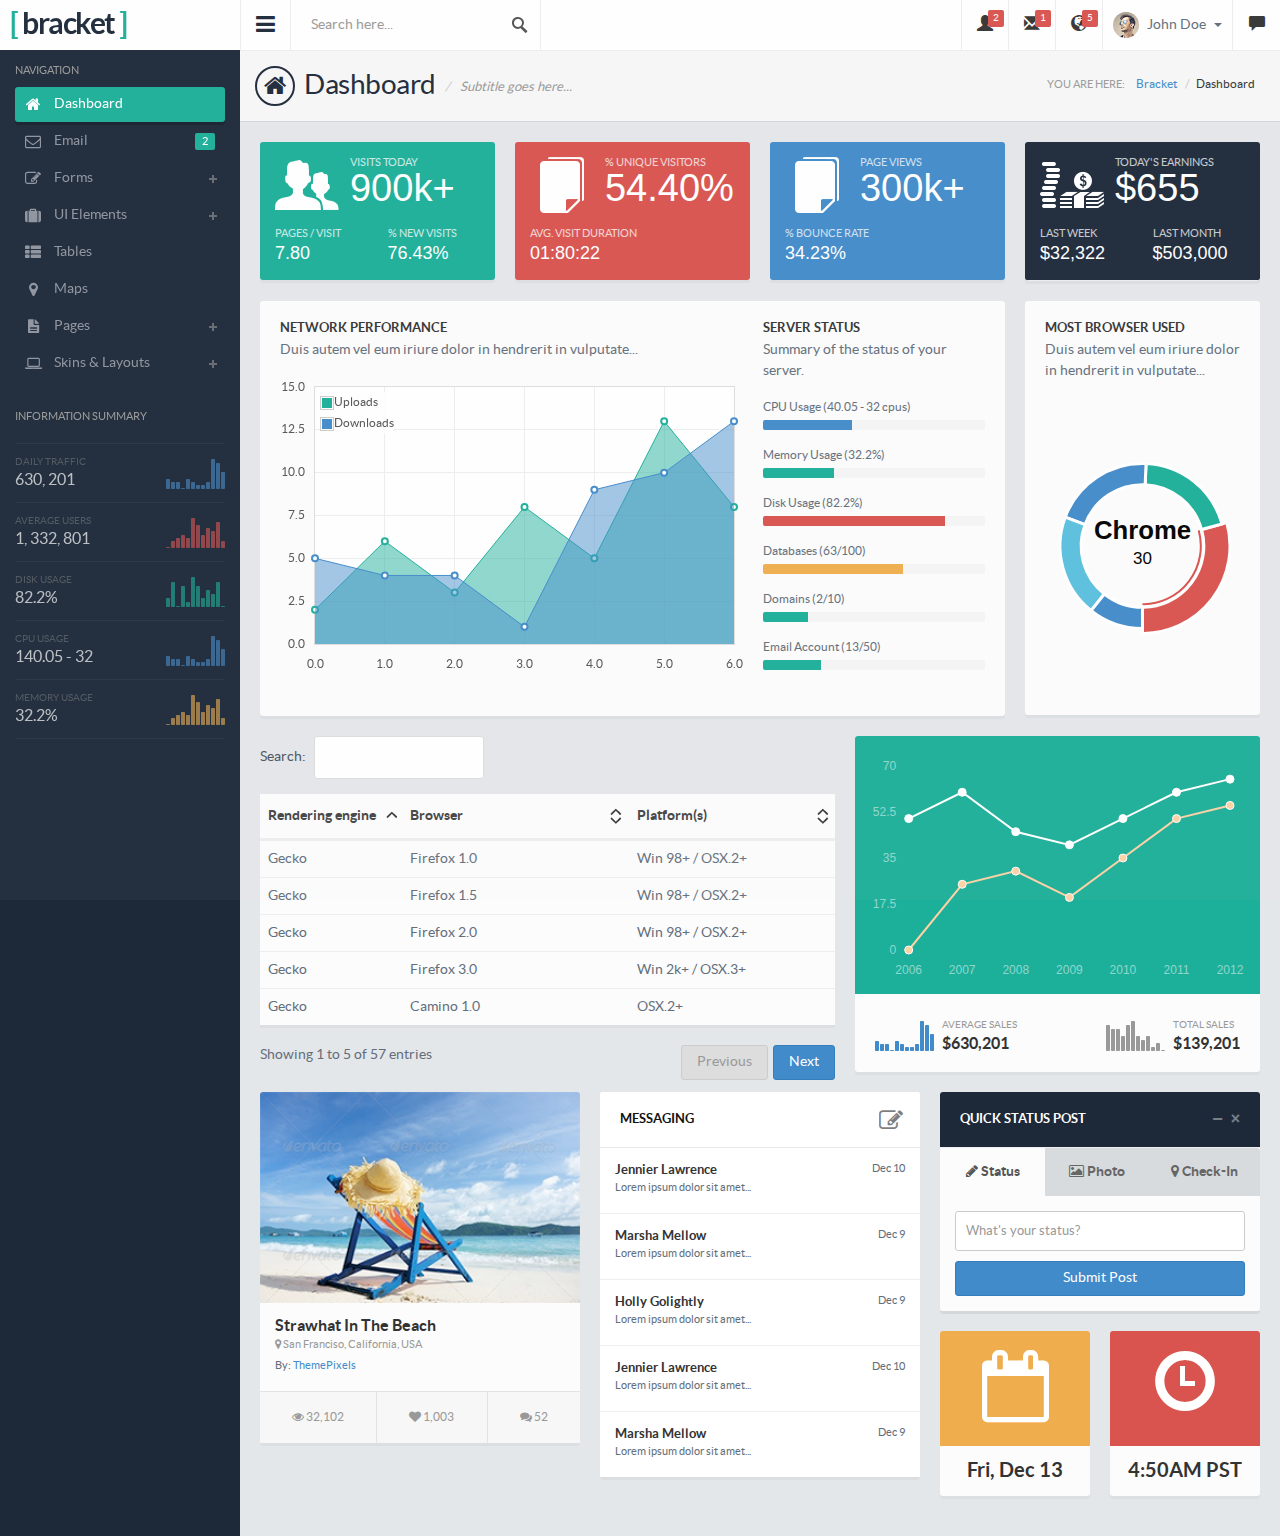
<file: web/src/main/webapp/index.html>
<!DOCTYPE html>
<html lang="en">
<head>
    <meta charset="utf-8">
    <meta name="viewport" content="width=device-width, initial-scale=1.0, maximum-scale=1.0">
    <meta name="description" content="">
    <meta name="author" content="">
    <link rel="shortcut icon" href="images/favicon.png" type="image/png">
    <title>Bracket Responsive Bootstrap3 Admin</title>
    <link href="css/style.default.css" rel="stylesheet">
    <link href="css/jquery.datatables.css" rel="stylesheet">
    <!-- HTML5 shim and Respond.js IE8 support of HTML5 elements and media queries -->
    <!--[if lt IE 9]>
  <script src="js/html5shiv.js"></script>
  <script src="js/respond.min.js"></script>
  <![endif]-->
</head>
<body>
    <!-- Preloader -->
    <div id="preloader">
        <div id="status">
            <i class="fa fa-spinner fa-spin"></i>
        </div>
    </div>
    <section>
  
  <div class="leftpanel">
    
    <div class="logopanel">
        <h1><span>[</span> bracket <span>]</span></h1>
    </div><!-- logopanel -->
        
    <div class="leftpanelinner">    
        
        <!-- This is only visible to small devices -->
        <div class="visible-xs hidden-sm hidden-md hidden-lg">   
            <div class="media userlogged">
                <img alt="" src="images/photos/loggeduser.png" class="media-object">
                <div class="media-body">
                    <h4>John Doe</h4>
                    <span>"Life is so..."</span>
                </div>
            </div>
          
            <h5 class="sidebartitle actitle">Account</h5>
            <ul class="nav nav-pills nav-stacked nav-bracket mb30">
              <li><a href="profile.html"><i class="fa fa-user"></i> <span>Profile</span></a></li>
              <li><a href=""><i class="fa fa-cog"></i> <span>Account Settings</span></a></li>
              <li><a href=""><i class="fa fa-question-circle"></i> <span>Help</span></a></li>
              <li><a href="signout.html"><i class="fa fa-sign-out"></i> <span>Sign Out</span></a></li>
            </ul>
        </div>
      
      <h5 class="sidebartitle">Navigation</h5>
      <ul class="nav nav-pills nav-stacked nav-bracket">
        <li class="active"><a href="index.html"><i class="fa fa-home"></i> <span>Dashboard</span></a></li>
        <li><a href="email.html"><span class="pull-right badge badge-success">2</span><i class="fa fa-envelope-o"></i> <span>Email</span></a></li>
        <li class="nav-parent"><a href=""><i class="fa fa-edit"></i> <span>Forms</span></a>
          <ul class="children">
            <li><a href="general-forms.html"><i class="fa fa-caret-right"></i> General Forms</a></li>
            <li><a href="form-layouts.html"><i class="fa fa-caret-right"></i> Form Layouts</a></li>
            <li><a href="form-validation.html"><i class="fa fa-caret-right"></i> Form Validation</a></li>
            <li><a href="form-wizards.html"><i class="fa fa-caret-right"></i> Form Wizards</a></li>
            <li><a href="wysiwyg.html"><span class="pull-right badge badge-danger">updated</span><i class="fa fa-caret-right"></i> Text Editor</a></li>
            <li><a href="code-editor.html"><span class="pull-right badge badge-info">new</span><i class="fa fa-caret-right"></i> Code Editor</a></li>
          </ul>
        </li>
        <li class="nav-parent"><a href=""><i class="fa fa-suitcase"></i> <span>UI Elements</span></a>
          <ul class="children">
            <li><a href="buttons.html"><i class="fa fa-caret-right"></i> Buttons</a></li>
            <li><a href="icons.html"><i class="fa fa-caret-right"></i> Icons</a></li>
            <li><a href="typography.html"><i class="fa fa-caret-right"></i> Typography</a></li>
            <li><a href="alerts.html"><i class="fa fa-caret-right"></i> Alerts &amp; Notifications</a></li>
            <li><a href="modals.html"><span class="pull-right badge badge-info">new</span><i class="fa fa-caret-right"></i> Modals</a></li>
            <li><a href="tabs-accordions.html"><i class="fa fa-caret-right"></i> Tabs &amp; Accordions</a></li>
            <li><a href="sliders.html"><i class="fa fa-caret-right"></i> Sliders</a></li>
            <li><a href="graphs.html"><i class="fa fa-caret-right"></i> Graphs &amp; Charts</a></li>
            <li><a href="widgets.html"><span class="pull-right badge badge-danger">updated</span><i class="fa fa-caret-right"></i> Panels &amp; Widgets</a></li>
            <li><a href="extras.html"><i class="fa fa-caret-right"></i> Extras</a></li>
          </ul>
        </li>
        <li><a href="tables.html"><i class="fa fa-th-list"></i> <span>Tables</span></a></li>
        <li><a href="maps.html"><i class="fa fa-map-marker"></i> <span>Maps</span></a></li>
        <li class="nav-parent"><a href=""><i class="fa fa-file-text"></i> <span>Pages</span></a>
          <ul class="children">
            <li><a href="calendar.html"><i class="fa fa-caret-right"></i> Calendar</a></li>
            <li><a href="media-manager.html"><i class="fa fa-caret-right"></i> Media Manager</a></li>
            <li><a href="timeline.html"><i class="fa fa-caret-right"></i> Timeline</a></li>
            <li><a href="blog-list.html"><i class="fa fa-caret-right"></i> Blog List</a></li>
            <li><a href="blog-single.html"><i class="fa fa-caret-right"></i> Blog Single</a></li>
            <li><a href="people-directory.html"><i class="fa fa-caret-right"></i> People Directory</a></li>
            <li><a href="profile.html"><i class="fa fa-caret-right"></i> Profile</a></li>
            <li><a href="invoice.html"><i class="fa fa-caret-right"></i> Invoice</a></li>
            <li><a href="search-results.html"><i class="fa fa-caret-right"></i> Search Results</a></li>
            <li><a href="blank.html"><i class="fa fa-caret-right"></i> Blank Page</a></li>
            <li><a href="notfound.html"><i class="fa fa-caret-right"></i> 404 Page</a></li>
            <li><a href="locked.html"><i class="fa fa-caret-right"></i> Locked Screen</a></li>
            <li><a href="signin.html"><i class="fa fa-caret-right"></i> Sign In</a></li>
            <li><a href="signup.html"><i class="fa fa-caret-right"></i> Sign Up</a></li>
          </ul>
        </li>
        <li class="nav-parent"><a href="layouts.html"><i class="fa fa-laptop"></i> <span>Skins &amp; Layouts</span></a>
            <ul class="children">
                <li><a href="layouts.html"><i class="fa fa-caret-right"></i> General Layouts</a></li>
                <li><a href="horizontal-menu.html"><i class="fa fa-caret-right"></i> Top Menu</a></li>
                <li><a href="horizontal-menu2.html"><i class="fa fa-caret-right"></i> Top Menu w/ Sidebar</a></li>
                <li><a href="fixed-width.html"><i class="fa fa-caret-right"></i> Fixed Width Page</a></li>
                <li><a href="fixed-width2.html"><span class="pull-right badge badge-info">new</span><i class="fa fa-caret-right"></i> Fixed Width w/ Menu</a></li>
            </ul>
        </li>
      </ul>
      
      <div class="infosummary">
        <h5 class="sidebartitle">Information Summary</h5>    
        <ul>
            <li>
                <div class="datainfo">
                    <span class="text-muted">Daily Traffic</span>
                    <h4>630, 201</h4>
                </div>
                <div id="sidebar-chart" class="chart"></div>   
            </li>
            <li>
                <div class="datainfo">
                    <span class="text-muted">Average Users</span>
                    <h4>1, 332, 801</h4>
                </div>
                <div id="sidebar-chart2" class="chart"></div>   
            </li>
            <li>
                <div class="datainfo">
                    <span class="text-muted">Disk Usage</span>
                    <h4>82.2%</h4>
                </div>
                <div id="sidebar-chart3" class="chart"></div>   
            </li>
            <li>
                <div class="datainfo">
                    <span class="text-muted">CPU Usage</span>
                    <h4>140.05 - 32</h4>
                </div>
                <div id="sidebar-chart4" class="chart"></div>   
            </li>
            <li>
                <div class="datainfo">
                    <span class="text-muted">Memory Usage</span>
                    <h4>32.2%</h4>
                </div>
                <div id="sidebar-chart5" class="chart"></div>   
            </li>
        </ul>
      </div><!-- infosummary -->
      
    </div><!-- leftpanelinner -->
  </div><!-- leftpanel -->
  
  <div class="mainpanel">
    
    <div class="headerbar">
      
      <a class="menutoggle"><i class="fa fa-bars"></i></a>
      
      <form class="searchform" action="index.html" method="post">
        <input type="text" class="form-control" name="keyword" placeholder="Search here..." />
      </form>
      
      <div class="header-right">
        <ul class="headermenu">
          <li>
            <div class="btn-group">
              <button class="btn btn-default dropdown-toggle tp-icon" data-toggle="dropdown">
                <i class="glyphicon glyphicon-user"></i>
                <span class="badge">2</span>
              </button>
              <div class="dropdown-menu dropdown-menu-head pull-right">
                <h5 class="title">2 Newly Registered Users</h5>
                <ul class="dropdown-list user-list">
                  <li class="new">
                    <div class="thumb"><a href=""><img src="images/photos/user1.png" alt="" /></a></div>
                    <div class="desc">
                      <h5><a href="">Draniem Daamul (@draniem)</a> <span class="badge badge-success">new</span></h5>
                    </div>
                  </li>
                  <li class="new">
                    <div class="thumb"><a href=""><img src="images/photos/user2.png" alt="" /></a></div>
                    <div class="desc">
                      <h5><a href="">Zaham Sindilmaca (@zaham)</a> <span class="badge badge-success">new</span></h5>
                    </div>
                  </li>
                  <li>
                    <div class="thumb"><a href=""><img src="images/photos/user3.png" alt="" /></a></div>
                    <div class="desc">
                      <h5><a href="">Weno Carasbong (@wenocar)</a></h5>
                    </div>
                  </li>
                  <li>
                    <div class="thumb"><a href=""><img src="images/photos/user4.png" alt="" /></a></div>
                    <div class="desc">
                      <h5><a href="">Nusja Nawancali (@nusja)</a></h5>
                    </div>
                  </li>
                  <li>
                    <div class="thumb"><a href=""><img src="images/photos/user5.png" alt="" /></a></div>
                    <div class="desc">
                      <h5><a href="">Lane Kitmari (@lane_kitmare)</a></h5>
                    </div>
                  </li>
                  <li class="new"><a href="">See All Users</a></li>
                </ul>
              </div>
            </div>
          </li>
          <li>
            <div class="btn-group">
              <button class="btn btn-default dropdown-toggle tp-icon" data-toggle="dropdown">
                <i class="glyphicon glyphicon-envelope"></i>
                <span class="badge">1</span>
              </button>
              <div class="dropdown-menu dropdown-menu-head pull-right">
                <h5 class="title">You Have 1 New Message</h5>
                <ul class="dropdown-list gen-list">
                  <li class="new">
                    <a href="">
                    <span class="thumb"><img src="images/photos/user1.png" alt="" /></span>
                    <span class="desc">
                      <span class="name">Draniem Daamul <span class="badge badge-success">new</span></span>
                      <span class="msg">Lorem ipsum dolor sit amet...</span>
                    </span>
                    </a>
                  </li>
                  <li>
                    <a href="">
                    <span class="thumb"><img src="images/photos/user2.png" alt="" /></span>
                    <span class="desc">
                      <span class="name">Nusja Nawancali</span>
                      <span class="msg">Lorem ipsum dolor sit amet...</span>
                    </span>
                    </a>
                  </li>
                  <li>
                    <a href="">
                    <span class="thumb"><img src="images/photos/user3.png" alt="" /></span>
                    <span class="desc">
                      <span class="name">Weno Carasbong</span>
                      <span class="msg">Lorem ipsum dolor sit amet...</span>
                    </span>
                    </a>
                  </li>
                  <li>
                    <a href="">
                    <span class="thumb"><img src="images/photos/user4.png" alt="" /></span>
                    <span class="desc">
                      <span class="name">Zaham Sindilmaca</span>
                      <span class="msg">Lorem ipsum dolor sit amet...</span>
                    </span>
                    </a>
                  </li>
                  <li>
                    <a href="">
                    <span class="thumb"><img src="images/photos/user5.png" alt="" /></span>
                    <span class="desc">
                      <span class="name">Veno Leongal</span>
                      <span class="msg">Lorem ipsum dolor sit amet...</span>
                    </span>
                    </a>
                  </li>
                  <li class="new"><a href="">Read All Messages</a></li>
                </ul>
              </div>
            </div>
          </li>
          <li>
            <div class="btn-group">
              <button class="btn btn-default dropdown-toggle tp-icon" data-toggle="dropdown">
                <i class="glyphicon glyphicon-globe"></i>
                <span class="badge">5</span>
              </button>
              <div class="dropdown-menu dropdown-menu-head pull-right">
                <h5 class="title">You Have 5 New Notifications</h5>
                <ul class="dropdown-list gen-list">
                  <li class="new">
                    <a href="">
                    <span class="thumb"><img src="images/photos/user4.png" alt="" /></span>
                    <span class="desc">
                      <span class="name">Zaham Sindilmaca <span class="badge badge-success">new</span></span>
                      <span class="msg">is now following you</span>
                    </span>
                    </a>
                  </li>
                  <li class="new">
                    <a href="">
                    <span class="thumb"><img src="images/photos/user5.png" alt="" /></span>
                    <span class="desc">
                      <span class="name">Weno Carasbong <span class="badge badge-success">new</span></span>
                      <span class="msg">is now following you</span>
                    </span>
                    </a>
                  </li>
                  <li class="new">
                    <a href="">
                    <span class="thumb"><img src="images/photos/user3.png" alt="" /></span>
                    <span class="desc">
                      <span class="name">Veno Leongal <span class="badge badge-success">new</span></span>
                      <span class="msg">likes your recent status</span>
                    </span>
                    </a>
                  </li>
                  <li class="new">
                    <a href="">
                    <span class="thumb"><img src="images/photos/user3.png" alt="" /></span>
                    <span class="desc">
                      <span class="name">Nusja Nawancali <span class="badge badge-success">new</span></span>
                      <span class="msg">downloaded your work</span>
                    </span>
                    </a>
                  </li>
                  <li class="new">
                    <a href="">
                    <span class="thumb"><img src="images/photos/user3.png" alt="" /></span>
                    <span class="desc">
                      <span class="name">Nusja Nawancali <span class="badge badge-success">new</span></span>
                      <span class="msg">send you 2 messages</span>
                    </span>
                    </a>
                  </li>
                  <li class="new"><a href="">See All Notifications</a></li>
                </ul>
              </div>
            </div>
          </li>
          <li>
            <div class="btn-group">
              <button type="button" class="btn btn-default dropdown-toggle" data-toggle="dropdown">
                <img src="images/photos/loggeduser.png" alt="" />
                John Doe
                <span class="caret"></span>
              </button>
              <ul class="dropdown-menu dropdown-menu-usermenu pull-right">
                <li><a href="profile.html"><i class="glyphicon glyphicon-user"></i> My Profile</a></li>
                <li><a href="#"><i class="glyphicon glyphicon-cog"></i> Account Settings</a></li>
                <li><a href="#"><i class="glyphicon glyphicon-question-sign"></i> Help</a></li>
                <li><a href="signin.html"><i class="glyphicon glyphicon-log-out"></i> Log Out</a></li>
              </ul>
            </div>
          </li>
          <li>
            <button id="chatview" class="btn btn-default tp-icon chat-icon">
                <i class="glyphicon glyphicon-comment"></i>
            </button>
          </li>
        </ul>
      </div><!-- header-right -->
      
    </div><!-- headerbar -->
    
    <div class="pageheader">
      <h2><i class="fa fa-home"></i> Dashboard <span>Subtitle goes here...</span></h2>
      <div class="breadcrumb-wrapper">
        <span class="label">You are here:</span>
        <ol class="breadcrumb">
          <li><a href="index.html">Bracket</a></li>
          <li class="active">Dashboard</li>
        </ol>
      </div>
    </div>
    
    <div class="contentpanel">
      
      <div class="row">
        
        <div class="col-sm-6 col-md-3">
          <div class="panel panel-success panel-stat">
            <div class="panel-heading">
              
              <div class="stat">
                <div class="row">
                  <div class="col-xs-4">
                    <img src="images/is-user.png" alt="" />
                  </div>
                  <div class="col-xs-8">
                    <small class="stat-label">Visits Today</small>
                    <h1>900k+</h1>
                  </div>
                </div><!-- row -->
                
                <div class="mb15"></div>
                
                <div class="row">
                  <div class="col-xs-6">
                    <small class="stat-label">Pages / Visit</small>
                    <h4>7.80</h4>
                  </div>
                  
                  <div class="col-xs-6">
                    <small class="stat-label">% New Visits</small>
                    <h4>76.43%</h4>
                  </div>
                </div><!-- row -->
              </div><!-- stat -->
              
            </div><!-- panel-heading -->
          </div><!-- panel -->
        </div><!-- col-sm-6 -->
        
        <div class="col-sm-6 col-md-3">
          <div class="panel panel-danger panel-stat">
            <div class="panel-heading">
              
              <div class="stat">
                <div class="row">
                  <div class="col-xs-4">
                    <img src="images/is-document.png" alt="" />
                  </div>
                  <div class="col-xs-8">
                    <small class="stat-label">% Unique Visitors</small>
                    <h1>54.40%</h1>
                  </div>
                </div><!-- row -->
                
                <div class="mb15"></div>
                
                <small class="stat-label">Avg. Visit Duration</small>
                <h4>01:80:22</h4>
                  
              </div><!-- stat -->
              
            </div><!-- panel-heading -->
          </div><!-- panel -->
        </div><!-- col-sm-6 -->
        
        <div class="col-sm-6 col-md-3">
          <div class="panel panel-primary panel-stat">
            <div class="panel-heading">
              
              <div class="stat">
                <div class="row">
                  <div class="col-xs-4">
                    <img src="images/is-document.png" alt="" />
                  </div>
                  <div class="col-xs-8">
                    <small class="stat-label">Page Views</small>
                    <h1>300k+</h1>
                  </div>
                </div><!-- row -->
                
                <div class="mb15"></div>
                
                <small class="stat-label">% Bounce Rate</small>
                <h4>34.23%</h4>
                  
              </div><!-- stat -->
              
            </div><!-- panel-heading -->
          </div><!-- panel -->
        </div><!-- col-sm-6 -->
        
        <div class="col-sm-6 col-md-3">
          <div class="panel panel-dark panel-stat">
            <div class="panel-heading">
              
              <div class="stat">
                <div class="row">
                  <div class="col-xs-4">
                    <img src="images/is-money.png" alt="" />
                  </div>
                  <div class="col-xs-8">
                    <small class="stat-label">Today's Earnings</small>
                    <h1>$655</h1>
                  </div>
                </div><!-- row -->
                
                <div class="mb15"></div>
                
                <div class="row">
                  <div class="col-xs-6">
                    <small class="stat-label">Last Week</small>
                    <h4>$32,322</h4>
                  </div>
                  
                  <div class="col-xs-6">
                    <small class="stat-label">Last Month</small>
                    <h4>$503,000</h4>
                  </div>
                </div><!-- row -->
                  
              </div><!-- stat -->
              
            </div><!-- panel-heading -->
          </div><!-- panel -->
        </div><!-- col-sm-6 -->
      </div><!-- row -->
      
      <div class="row">
        <div class="col-sm-8 col-md-9">
          <div class="panel panel-default">
            <div class="panel-body">
              <div class="row">
                <div class="col-sm-8">
                  <h5 class="subtitle mb5">Network Performance</h5>
                  <p class="mb15">Duis autem vel eum iriure dolor in hendrerit in vulputate...</p>
                  <div id="basicflot" style="width: 100%; height: 300px; margin-bottom: 20px"></div>
                </div><!-- col-sm-8 -->
                <div class="col-sm-4">
                  <h5 class="subtitle mb5">Server Status</h5>
                  <p class="mb15">Summary of the status of your server.</p>
                  
                  <span class="sublabel">CPU Usage (40.05 - 32 cpus)</span>
                  <div class="progress progress-sm">
                    <div style="width: 40%" aria-valuemax="100" aria-valuemin="0" aria-valuenow="40" role="progressbar" class="progress-bar progress-bar-primary"></div>
                  </div><!-- progress -->
                  
                  <span class="sublabel">Memory Usage (32.2%)</span>
                  <div class="progress progress-sm">
                    <div style="width: 32%" aria-valuemax="100" aria-valuemin="0" aria-valuenow="40" role="progressbar" class="progress-bar progress-bar-success"></div>
                  </div><!-- progress -->
                  
                  <span class="sublabel">Disk Usage (82.2%)</span>
                  <div class="progress progress-sm">
                    <div style="width: 82%" aria-valuemax="100" aria-valuemin="0" aria-valuenow="40" role="progressbar" class="progress-bar progress-bar-danger"></div>
                  </div><!-- progress -->
                  
                  <span class="sublabel">Databases (63/100)</span>
                  <div class="progress progress-sm">
                    <div style="width: 63%" aria-valuemax="100" aria-valuemin="0" aria-valuenow="40" role="progressbar" class="progress-bar progress-bar-warning"></div>
                  </div><!-- progress -->
                  
                  <span class="sublabel">Domains (2/10)</span>
                  <div class="progress progress-sm">
                    <div style="width: 20%" aria-valuemax="100" aria-valuemin="0" aria-valuenow="40" role="progressbar" class="progress-bar progress-bar-success"></div>
                  </div><!-- progress -->
                  
                  <span class="sublabel">Email Account (13/50)</span>
                  <div class="progress progress-sm">
                    <div style="width: 26%" aria-valuemax="100" aria-valuemin="0" aria-valuenow="40" role="progressbar" class="progress-bar progress-bar-success"></div>
                  </div><!-- progress -->
                  
                  
                </div><!-- col-sm-4 -->
              </div><!-- row -->
            </div><!-- panel-body -->
          </div><!-- panel -->
        </div><!-- col-sm-9 -->
        
        <div class="col-sm-4 col-md-3">
          
          <div class="panel panel-default">
            <div class="panel-body">
            <h5 class="subtitle mb5">Most Browser Used</h5>
            <p class="mb15">Duis autem vel eum iriure dolor in hendrerit in vulputate...</p>
            <div id="donut-chart2" style="text-align: center; height: 298px;"></div>
            </div><!-- panel-body -->
          </div><!-- panel -->
          
        </div><!-- col-sm-3 -->
        
      </div><!-- row -->
      
      <div class="row">
        
        <div class="col-sm-7">
          
          <div class="table-responsive dashboard-datatable">
            <table class="table" id="table1">
              <thead>
                 <tr>
                    <th>Rendering engine</th>
                    <th>Browser</th>
                    <th>Platform(s)</th>
                 </tr>
              </thead>
              <tbody>
                 <tr class="odd gradeX">
                    <td>Trident</td>
                    <td>Internet
                        Explorer 4.0</td>
                    <td>Win 95+</td>
                 </tr>
                 <tr class="even gradeC">
                    <td>Trident</td>
                    <td>Internet
                        Explorer 5.0</td>
                    <td>Win 95+</td>
                 </tr>
                 <tr class="odd gradeA">
                    <td>Trident</td>
                    <td>Internet
                        Explorer 5.5</td>
                    <td>Win 95+</td>
                 </tr>
                 <tr class="even gradeA">
                    <td>Trident</td>
                    <td>Internet
                        Explorer 6</td>
                    <td>Win 98+</td>
                 </tr>
                 <tr class="odd gradeA">
                    <td>Trident</td>
                    <td>Internet Explorer 7</td>
                    <td>Win XP SP2+</td>
                 </tr>
                 <tr class="even gradeA">
                    <td>Trident</td>
                    <td>AOL browser (AOL desktop)</td>
                    <td>Win XP</td>
                 </tr>
                 <tr class="gradeA">
                    <td>Gecko</td>
                    <td>Firefox 1.0</td>
                    <td>Win 98+ / OSX.2+</td>
                 </tr>
                 <tr class="gradeA">
                    <td>Gecko</td>
                    <td>Firefox 1.5</td>
                    <td>Win 98+ / OSX.2+</td>
                 </tr>
                 <tr class="gradeA">
                    <td>Gecko</td>
                    <td>Firefox 2.0</td>
                    <td>Win 98+ / OSX.2+</td>
                 </tr>
                 <tr class="gradeA">
                    <td>Gecko</td>
                    <td>Firefox 3.0</td>
                    <td>Win 2k+ / OSX.3+</td>
                 </tr>
                 <tr class="gradeA">
                    <td>Gecko</td>
                    <td>Camino 1.0</td>
                    <td>OSX.2+</td>
                 </tr>
                 <tr class="gradeA">
                    <td>Gecko</td>
                    <td>Camino 1.5</td>
                    <td>OSX.3+</td>
                 </tr>
                 <tr class="gradeA">
                    <td>Gecko</td>
                    <td>Netscape 7.2</td>
                    <td>Win 95+ / Mac OS 8.6-9.2</td>
                 </tr>
                 <tr class="gradeA">
                    <td>Gecko</td>
                    <td>Netscape Browser 8</td>
                    <td>Win 98SE+</td>
                 </tr>
                 <tr class="gradeA">
                    <td>Gecko</td>
                    <td>Netscape Navigator 9</td>
                    <td>Win 98+ / OSX.2+</td>
                 </tr>
                 <tr class="gradeA">
                    <td>Gecko</td>
                    <td>Mozilla 1.0</td>
                    <td>Win 95+ / OSX.1+</td>
                 </tr>
                 <tr class="gradeA">
                    <td>Gecko</td>
                    <td>Mozilla 1.1</td>
                    <td>Win 95+ / OSX.1+</td>
                 </tr>
                 <tr class="gradeA">
                    <td>Gecko</td>
                    <td>Mozilla 1.2</td>
                    <td>Win 95+ / OSX.1+</td>
                 </tr>
                 <tr class="gradeA">
                    <td>Gecko</td>
                    <td>Mozilla 1.3</td>
                    <td>Win 95+ / OSX.1+</td>
                 </tr>
                 <tr class="gradeA">
                    <td>Gecko</td>
                    <td>Mozilla 1.4</td>
                    <td>Win 95+ / OSX.1+</td>
                 </tr>
                 <tr class="gradeA">
                    <td>Gecko</td>
                    <td>Mozilla 1.5</td>
                    <td>Win 95+ / OSX.1+</td>
                 </tr>
                 <tr class="gradeA">
                    <td>Gecko</td>
                    <td>Mozilla 1.6</td>
                    <td>Win 95+ / OSX.1+</td>
                 </tr>
                 <tr class="gradeA">
                    <td>Gecko</td>
                    <td>Mozilla 1.7</td>
                    <td>Win 98+ / OSX.1+</td>
                 </tr>
                 <tr class="gradeA">
                    <td>Gecko</td>
                    <td>Mozilla 1.8</td>
                    <td>Win 98+ / OSX.1+</td>
                 </tr>
                 <tr class="gradeA">
                    <td>Gecko</td>
                    <td>Seamonkey 1.1</td>
                    <td>Win 98+ / OSX.2+</td>
                 </tr>
                 <tr class="gradeA">
                    <td>Gecko</td>
                    <td>Epiphany 2.20</td>
                    <td>Gnome</td>
                 </tr>
                 <tr class="gradeA">
                    <td>Webkit</td>
                    <td>Safari 1.2</td>
                    <td>OSX.3</td>
                 </tr>
                 <tr class="gradeA">
                    <td>Webkit</td>
                    <td>Safari 1.3</td>
                    <td>OSX.3</td>
                 </tr>
                 <tr class="gradeA">
                    <td>Webkit</td>
                    <td>Safari 2.0</td>
                    <td>OSX.4+</td>
                 </tr>
                 <tr class="gradeA">
                    <td>Webkit</td>
                    <td>Safari 3.0</td>
                    <td>OSX.4+</td>
                 </tr>
                 <tr class="gradeA">
                    <td>Webkit</td>
                    <td>OmniWeb 5.5</td>
                    <td>OSX.4+</td>
                 </tr>
                 <tr class="gradeA">
                    <td>Webkit</td>
                    <td>iPod Touch / iPhone</td>
                    <td>iPod</td>
                 </tr>
                 <tr class="gradeA">
                    <td>Webkit</td>
                    <td>S60</td>
                    <td>S60</td>
                 </tr>
                 <tr class="gradeA">
                    <td>Presto</td>
                    <td>Opera 7.0</td>
                    <td>Win 95+ / OSX.1+</td>
                 </tr>
                 <tr class="gradeA">
                    <td>Presto</td>
                    <td>Opera 7.5</td>
                    <td>Win 95+ / OSX.2+</td>
                 </tr>
                 <tr class="gradeA">
                    <td>Presto</td>
                    <td>Opera 8.0</td>
                    <td>Win 95+ / OSX.2+</td>
                 </tr>
                 <tr class="gradeA">
                    <td>Presto</td>
                    <td>Opera 8.5</td>
                    <td>Win 95+ / OSX.2+</td>
                 </tr>
                 <tr class="gradeA">
                    <td>Presto</td>
                    <td>Opera 9.0</td>
                    <td>Win 95+ / OSX.3+</td>
                 </tr>
                 <tr class="gradeA">
                    <td>Presto</td>
                    <td>Opera 9.2</td>
                    <td>Win 88+ / OSX.3+</td>
                 </tr>
                 <tr class="gradeA">
                    <td>Presto</td>
                    <td>Opera 9.5</td>
                    <td>Win 88+ / OSX.3+</td>
                 </tr>
                 <tr class="gradeA">
                    <td>Presto</td>
                    <td>Opera for Wii</td>
                    <td>Wii</td>
                 </tr>
                 <tr class="gradeA">
                    <td>Presto</td>
                    <td>Nokia N800</td>
                    <td>N800</td>
                 </tr>
                 <tr class="gradeA">
                    <td>Presto</td>
                    <td>Nintendo DS browser</td>
                    <td>Nintendo DS</td>
                 </tr>
                 <tr class="gradeC">
                    <td>KHTML</td>
                    <td>Konqureror 3.1</td>
                    <td>KDE 3.1</td>
                 </tr>
                 <tr class="gradeA">
                    <td>KHTML</td>
                    <td>Konqureror 3.3</td>
                    <td>KDE 3.3</td>
                 </tr>
                 <tr class="gradeA">
                    <td>KHTML</td>
                    <td>Konqureror 3.5</td>
                    <td>KDE 3.5</td>
                 </tr>
                 <tr class="gradeX">
                    <td>Tasman</td>
                    <td>Internet Explorer 4.5</td>
                    <td>Mac OS 8-9</td>
                 </tr>
                 <tr class="gradeC">
                    <td>Tasman</td>
                    <td>Internet Explorer 5.1</td>
                    <td>Mac OS 7.6-9</td>
                 </tr>
                 <tr class="gradeC">
                    <td>Tasman</td>
                    <td>Internet Explorer 5.2</td>
                    <td>Mac OS 8-X</td>
                 </tr>
                 <tr class="gradeA">
                    <td>Misc</td>
                    <td>NetFront 3.1</td>
                    <td>Embedded devices</td>
                 </tr>
                 <tr class="gradeA">
                    <td>Misc</td>
                    <td>NetFront 3.4</td>
                    <td>Embedded devices</td>
                 </tr>
                 <tr class="gradeX">
                    <td>Misc</td>
                    <td>Dillo 0.8</td>
                    <td>Embedded devices</td>
                 </tr>
                 <tr class="gradeX">
                    <td>Misc</td>
                    <td>Links</td>
                    <td>Text only</td>
                 </tr>
                 <tr class="gradeX">
                    <td>Misc</td>
                    <td>Lynx</td>
                    <td>Text only</td>
                 </tr>
                 <tr class="gradeC">
                    <td>Misc</td>
                    <td>IE Mobile</td>
                    <td>Windows Mobile 6</td>
                 </tr>
                 <tr class="gradeC">
                    <td>Misc</td>
                    <td>PSP browser</td>
                    <td>PSP</td>
                 </tr>
                 <tr class="gradeU">
                    <td>Other browsers</td>
                    <td>All others</td>
                    <td>-</td>
                 </tr>
              </tbody>
           </table>
          </div><!-- table-responsive -->
          
        </div><!-- col-sm-7 -->
        
        <div class="col-sm-5">
          
          <div class="panel panel-success">
            <div class="panel-heading padding5">
              <div id="line-chart" style="height: 248px;"></div>
            </div>
            <div class="panel-body">
              <div class="tinystat pull-left">
                <div id="sparkline" class="chart mt5"></div>
                <div class="datainfo">
                  <span class="text-muted">Average Sales</span>
                  <h4>$630,201</h4>
                </div>
              </div><!-- tinystat -->
              <div class="tinystat pull-right">
                <div id="sparkline2" class="chart mt5"></div>
                <div class="datainfo">
                  <span class="text-muted">Total Sales</span>
                  <h4>$139,201</h4>
                </div>
              </div><!-- tinystat -->
            </div>
          </div><!-- panel -->
          
        </div><!-- col-sm-6 -->
      </div><!-- row -->
      
      <div class="row">
        <div class="col-sm-6 col-md-4">
          <div class="panel panel-default widget-photoday">
            <div class="panel-body">
              <a href="" class="photoday"><img src="images/photos/photo1.png" alt="" /></a>
              <div class="photo-details">
                <h4 class="photo-title">Strawhat In The Beach</h4>
                <small class="text-muted"><i class="fa fa-map-marker"></i> San Franciso, California, USA</small>
                <small>By: <a href="">ThemePixels</a></small>
              </div><!-- photo-details -->
              <ul class="photo-meta">
                <li><span><i class="fa fa-eye"></i> 32,102</span></li>
                <li><a href="#"><i class="fa fa-heart"></i> 1,003</a></li>
                <li><a href="#"><i class="fa fa-comments"></i> 52</a></li>
              </ul>
            </div><!-- panel-body -->
          </div><!-- panel -->
        </div><!-- col-sm-6 -->
        
        <div class="col-sm-6 col-md-4">
          <div class="panel panel-default panel-alt widget-messaging">
          <div class="panel-heading">
              <div class="panel-btns">
                <a href="" class="panel-edit"><i class="fa fa-edit"></i></a>
              </div><!-- panel-btns -->
              <h3 class="panel-title">Messaging</h3>
            </div>
            <div class="panel-body">
              <ul>
                <li>
                  <small class="pull-right">Dec 10</small>
                  <h4 class="sender">Jennier Lawrence</h4>
                  <small>Lorem ipsum dolor sit amet...</small>
                </li>
                <li>
                  <small class="pull-right">Dec 9</small>
                  <h4 class="sender">Marsha Mellow</h4>
                  <small>Lorem ipsum dolor sit amet...</small>
                </li>
                <li>
                  <small class="pull-right">Dec 9</small>
                  <h4 class="sender">Holly Golightly</h4>
                  <small>Lorem ipsum dolor sit amet...</small>
                </li>
                <li>
                  <small class="pull-right">Dec 10</small>
                  <h4 class="sender">Jennier Lawrence</h4>
                  <small>Lorem ipsum dolor sit amet...</small>
                </li>
                <li>
                  <small class="pull-right">Dec 9</small>
                  <h4 class="sender">Marsha Mellow</h4>
                  <small>Lorem ipsum dolor sit amet...</small>
                </li>
              </ul>
            </div><!-- panel-body -->
          </div><!-- panel -->
        </div><!-- col-sm-6 -->
        
        <div class="col-sm-6 col-md-4">
          <div class="panel panel-dark panel-alt widget-quick-status-post">
          <div class="panel-heading">
              <div class="panel-btns">
                <a href="" class="panel-close">&times;</a>
                <a href="" class="minimize">&minus;</a>
              </div><!-- panel-btns -->
              <h3 class="panel-title">Quick Status Post</h3>
            </div>
            <div class="panel-body">
              <ul class="nav nav-tabs nav-justified">
                <li class="active"><a href="#post-status" data-toggle="tab"><i class="fa fa-pencil"></i> <strong>Status</strong></a></li>
                <li><a href="#post-photo" data-toggle="tab"><i class="fa fa-picture-o"></i> <strong>Photo</strong></a></li>
                <li><a href="#post-checkin" data-toggle="tab"><i class="fa fa-map-marker"></i> <strong>Check-In</strong></a></li>
              </ul>
              <div class="tab-content">
                <div id="post-status" class="tab-pane active">
                  <input type="text" class="form-control" placeholder="What's your status?" />
                </div>
                <div id="post-photo" class="tab-pane">
                  <input type="text" class="form-control" placeholder="Choose photo" />
                </div>
                <div id="post-checkin" class="tab-pane">
                  <input type="text" class="form-control" placeholder="Search location" />
                </div>
                <button class="btn btn-primary btn-block mt10">Submit Post</button>
              </div><!-- tab-content -->
              
            </div><!-- panel-body -->
          </div><!-- panel -->
          
          <div class="mb20"></div>
          
          <div class="row">
            <div class="col-xs-6">
              <div class="panel panel-warning panel-alt widget-today">
                <div class="panel-heading text-center">
                  <i class="fa fa-calendar-o"></i>
                </div>
                <div class="panel-body text-center">
                  <h3 class="today">Fri, Dec 13</h3>
                </div><!-- panel-body -->
              </div><!-- panel -->
            </div>
            
            <div class="col-xs-6">
              <div class="panel panel-danger panel-alt widget-time">
                <div class="panel-heading text-center">
                  <i class="glyphicon glyphicon-time"></i>
                </div>
                <div class="panel-body text-center">
                  <h3 class="today">4:50AM PST</h3>
                </div><!-- panel-body -->
              </div><!-- panel -->
            </div>
          </div>
        </div><!-- col-sm-6 -->
        
      </div>
      
    </div><!-- contentpanel -->
    
  </div><!-- mainpanel -->
  
  <div class="rightpanel">
    <!-- Nav tabs -->
    <ul class="nav nav-tabs nav-justified">
        <li class="active"><a href="#rp-alluser" data-toggle="tab"><i class="fa fa-users"></i></a></li>
        <li><a href="#rp-favorites" data-toggle="tab"><i class="fa fa-heart"></i></a></li>
        <li><a href="#rp-history" data-toggle="tab"><i class="fa fa-clock-o"></i></a></li>
        <li><a href="#rp-settings" data-toggle="tab"><i class="fa fa-gear"></i></a></li>
    </ul>
        
    <!-- Tab panes -->
    <div class="tab-content">
        <div class="tab-pane active" id="rp-alluser">
            <h5 class="sidebartitle">Online Users</h5>
            <ul class="chatuserlist">
                <li class="online">
                    <div class="media">
                        <a href="#" class="pull-left media-thumb">
                            <img alt="" src="images/photos/userprofile.png" class="media-object">
                        </a>
                        <div class="media-body">
                            <strong>Eileen Sideways</strong>
                            <small>Los Angeles, CA</small>
                        </div>
                    </div><!-- media -->
                </li>
                <li class="online">
                    <div class="media">
                        <a href="#" class="pull-left media-thumb">
                            <img alt="" src="images/photos/user1.png" class="media-object">
                        </a>
                        <div class="media-body">
                            <span class="pull-right badge badge-danger">2</span>
                            <strong>Zaham Sindilmaca</strong>
                            <small>San Francisco, CA</small>
                        </div>
                    </div><!-- media -->
                </li>
                <li class="online">
                    <div class="media">
                        <a href="#" class="pull-left media-thumb">
                            <img alt="" src="images/photos/user2.png" class="media-object">
                        </a>
                        <div class="media-body">
                            <strong>Nusja Nawancali</strong>
                            <small>Bangkok, Thailand</small>
                        </div>
                    </div><!-- media -->
                </li>
                <li class="online">
                    <div class="media">
                        <a href="#" class="pull-left media-thumb">
                            <img alt="" src="images/photos/user3.png" class="media-object">
                        </a>
                        <div class="media-body">
                            <strong>Renov Leongal</strong>
                            <small>Cebu City, Philippines</small>
                        </div>
                    </div><!-- media -->
                </li>
                <li class="online">
                    <div class="media">
                        <a href="#" class="pull-left media-thumb">
                            <img alt="" src="images/photos/user4.png" class="media-object">
                        </a>
                        <div class="media-body">
                            <strong>Weno Carasbong</strong>
                            <small>Tokyo, Japan</small>
                        </div>
                    </div><!-- media -->
                </li>
            </ul>
            
            <div class="mb30"></div>
            
            <h5 class="sidebartitle">Offline Users</h5>
            <ul class="chatuserlist">
                <li>
                    <div class="media">
                        <a href="#" class="pull-left media-thumb">
                            <img alt="" src="images/photos/user5.png" class="media-object">
                        </a>
                        <div class="media-body">
                            <strong>Eileen Sideways</strong>
                            <small>Los Angeles, CA</small>
                        </div>
                    </div><!-- media -->
                </li>
                <li>
                    <div class="media">
                        <a href="#" class="pull-left media-thumb">
                            <img alt="" src="images/photos/user2.png" class="media-object">
                        </a>
                        <div class="media-body">
                            <strong>Zaham Sindilmaca</strong>
                            <small>San Francisco, CA</small>
                        </div>
                    </div><!-- media -->
                </li>
                <li>
                    <div class="media">
                        <a href="#" class="pull-left media-thumb">
                            <img alt="" src="images/photos/user3.png" class="media-object">
                        </a>
                        <div class="media-body">
                            <strong>Nusja Nawancali</strong>
                            <small>Bangkok, Thailand</small>
                        </div>
                    </div><!-- media -->
                </li>
                <li>
                    <div class="media">
                        <a href="#" class="pull-left media-thumb">
                            <img alt="" src="images/photos/user4.png" class="media-object">
                        </a>
                        <div class="media-body">
                            <strong>Renov Leongal</strong>
                            <small>Cebu City, Philippines</small>
                        </div>
                    </div><!-- media -->
                </li>
                <li>
                    <div class="media">
                        <a href="#" class="pull-left media-thumb">
                            <img alt="" src="images/photos/user5.png" class="media-object">
                        </a>
                        <div class="media-body">
                            <strong>Weno Carasbong</strong>
                            <small>Tokyo, Japan</small>
                        </div>
                    </div><!-- media -->
                </li>
                <li>
                    <div class="media">
                        <a href="#" class="pull-left media-thumb">
                            <img alt="" src="images/photos/user4.png" class="media-object">
                        </a>
                        <div class="media-body">
                            <strong>Renov Leongal</strong>
                            <small>Cebu City, Philippines</small>
                        </div>
                    </div><!-- media -->
                </li>
                <li>
                    <div class="media">
                        <a href="#" class="pull-left media-thumb">
                            <img alt="" src="images/photos/user5.png" class="media-object">
                        </a>
                        <div class="media-body">
                            <strong>Weno Carasbong</strong>
                            <small>Tokyo, Japan</small>
                        </div>
                    </div><!-- media -->
                </li>
            </ul>
        </div>
        <div class="tab-pane" id="rp-favorites">
            <h5 class="sidebartitle">Favorites</h5>
            <ul class="chatuserlist">
                <li class="online">
                    <div class="media">
                        <a href="#" class="pull-left media-thumb">
                            <img alt="" src="images/photos/user2.png" class="media-object">
                        </a>
                        <div class="media-body">
                            <strong>Eileen Sideways</strong>
                            <small>Los Angeles, CA</small>
                        </div>
                    </div><!-- media -->
                </li>
                <li>
                    <div class="media">
                        <a href="#" class="pull-left media-thumb">
                            <img alt="" src="images/photos/user1.png" class="media-object">
                        </a>
                        <div class="media-body">
                            <strong>Zaham Sindilmaca</strong>
                            <small>San Francisco, CA</small>
                        </div>
                    </div><!-- media -->
                </li>
                <li>
                    <div class="media">
                        <a href="#" class="pull-left media-thumb">
                            <img alt="" src="images/photos/user3.png" class="media-object">
                        </a>
                        <div class="media-body">
                            <strong>Nusja Nawancali</strong>
                            <small>Bangkok, Thailand</small>
                        </div>
                    </div><!-- media -->
                </li>
                <li class="online">
                    <div class="media">
                        <a href="#" class="pull-left media-thumb">
                            <img alt="" src="images/photos/user4.png" class="media-object">
                        </a>
                        <div class="media-body">
                            <strong>Renov Leongal</strong>
                            <small>Cebu City, Philippines</small>
                        </div>
                    </div><!-- media -->
                </li>
                <li class="online">
                    <div class="media">
                        <a href="#" class="pull-left media-thumb">
                            <img alt="" src="images/photos/user5.png" class="media-object">
                        </a>
                        <div class="media-body">
                            <strong>Weno Carasbong</strong>
                            <small>Tokyo, Japan</small>
                        </div>
                    </div><!-- media -->
                </li>
            </ul>
        </div>
        <div class="tab-pane" id="rp-history">
            <h5 class="sidebartitle">History</h5>
            <ul class="chatuserlist">
                <li class="online">
                    <div class="media">
                        <a href="#" class="pull-left media-thumb">
                            <img alt="" src="images/photos/user4.png" class="media-object">
                        </a>
                        <div class="media-body">
                            <strong>Eileen Sideways</strong>
                            <small>Hi hello, ctc?... would you mind if I go to your...</small>
                        </div>
                    </div><!-- media -->
                </li>
                <li>
                    <div class="media">
                        <a href="#" class="pull-left media-thumb">
                            <img alt="" src="images/photos/user2.png" class="media-object">
                        </a>
                        <div class="media-body">
                            <strong>Zaham Sindilmaca</strong>
                            <small>This is to inform you that your product that we...</small>
                        </div>
                    </div><!-- media -->
                </li>
                <li>
                    <div class="media">
                        <a href="#" class="pull-left media-thumb">
                            <img alt="" src="images/photos/user3.png" class="media-object">
                        </a>
                        <div class="media-body">
                            <strong>Nusja Nawancali</strong>
                            <small>Are you willing to have a long term relat...</small>
                        </div>
                    </div><!-- media -->
                </li>
            </ul>
        </div>
        <div class="tab-pane pane-settings" id="rp-settings">
            
            <h5 class="sidebartitle mb20">Settings</h5>
            <div class="form-group">
                <label class="col-xs-8 control-label">Show Offline Users</label>
                <div class="col-xs-4 control-label">
                    <div class="toggle toggle-success"></div>
                </div>
            </div>
            
            <div class="form-group">
                <label class="col-xs-8 control-label">Enable History</label>
                <div class="col-xs-4 control-label">
                    <div class="toggle toggle-success"></div>
                </div>
            </div>
            
            <div class="form-group">
                <label class="col-xs-8 control-label">Show Full Name</label>
                <div class="col-xs-4 control-label">
                    <div class="toggle-chat1 toggle-success"></div>
                </div>
            </div>
            
            <div class="form-group">
                <label class="col-xs-8 control-label">Show Location</label>
                <div class="col-xs-4 control-label">
                    <div class="toggle toggle-success"></div>
                </div>
            </div>
            
        </div><!-- tab-pane -->
        
    </div><!-- tab-content -->
  </div><!-- rightpanel -->
  
  
</section>

    <script src="js/jquery-1.10.2.min.js"></script>

    <script src="js/jquery-migrate-1.2.1.min.js"></script>

    <script src="js/jquery-ui-1.10.3.min.js"></script>

    <script src="js/bootstrap.min.js"></script>

    <script src="js/modernizr.min.js"></script>

    <script src="js/jquery.sparkline.min.js"></script>

    <script src="js/toggles.min.js"></script>

    <script src="js/retina.min.js"></script>

    <script src="js/jquery.cookies.js"></script>

    <script src="js/flot/flot.min.js"></script>

    <script src="js/flot/flot.resize.min.js"></script>

    <script src="js/morris.min.js"></script>

    <script src="js/raphael-2.1.0.min.js"></script>

    <script src="js/jquery.datatables.min.js"></script>

    <script src="js/chosen.jquery.min.js"></script>

    <script src="js/custom.js"></script>

    <script src="js/dashboard.js"></script>

</body>
</html>
</file>
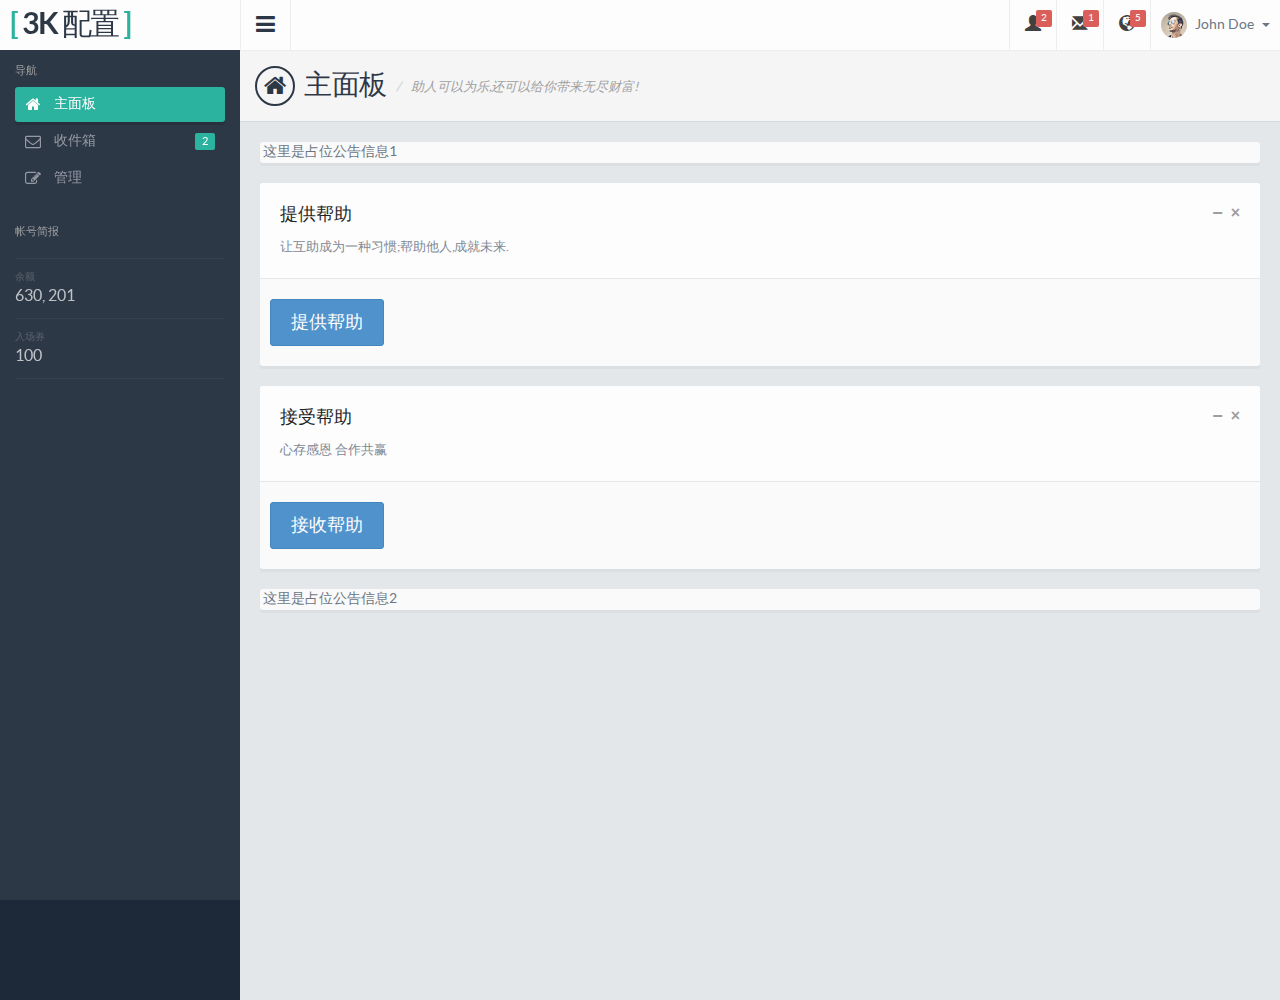
<file: web/src/main/webapp/investment/index.html>
<!DOCTYPE html>
<html xmlns:th="http://www.thymeleaf.org" lang="en">
<!--/*@thymesVar id="#config" type="org.jolene.threek.SystemConfig"*/-->
<!--/*@thymesVar id="#user" type="org.jolene.threek.entity.User"*/-->
<!--/*@thymesVar id="#isEndUser" type="java.lang.Boolean"*/-->
<head>
    <meta charset="UTF-8" content="text/html"/>
    <title th:text="${#config.title}">3K 主面板</title>
    <meta name="viewport" content="width=device-width, initial-scale=1.0, maximum-scale=1.0"/>
    <meta name="description" content=""/>
    <meta name="author" content=""/>
    <link rel="shortcut icon" href="../images/favicon.png" th:href="@{/images/favicon.png}" type="image/png"/>

    <link rel="stylesheet" href="../css/style.default.css" th:href="@{/css/style.default.css}"/>
    <link rel="stylesheet" href="../css/jquery.gritter.css" th:href="@{/css/jquery.gritter.css}"/>

    <link rel="stylesheet" href="../css/bootstrap-fileupload.min.css" th:href="@{/css/bootstrap-fileupload.min.css}"/>
    <link rel="stylesheet" href="../css/bootstrap-timepicker.min.css" th:href="@{/css/bootstrap-timepicker.min.css}"/>
    <link rel="stylesheet" href="../css/jquery.tagsinput.css" th:href="@{/css/jquery.tagsinput.css}"/>
    <link rel="stylesheet" href="../css/colorpicker.css" th:href="@{/css/colorpicker.css}"/>
    <link rel="stylesheet" href="../css/dropzone.css" th:href="@{/css/dropzone.css}"/>

    <link rel="stylesheet" href="../css/bootstrap-wysihtml5.css" th:href="@{/css/bootstrap-wysihtml5.css}"/>


    <!-- HTML5 shim and Respond.js IE8 support of HTML5 elements and media queries -->
    <!--[if lt IE 9]>
    <script src="js/html5shiv.js"></script>
    <script src="js/respond.min.js"></script>
    <![endif]-->
</head>
<body>

<!-- Preloader -->
<div id="preloader">
    <div id="status"><i class="fa fa-spinner fa-spin"></i></div>
</div>


<section>

    <div class="leftpanel" th:replace="fragments/left :: left (activeMenu='index')">
        <!--这里全部都是原型-->
        <div class="logopanel">
            <h1><span>[</span> 3K 配置 <span>]</span></h1>
        </div><!-- logopanel -->

        <div class="leftpanelinner">

            <!-- This is only visible to small devices -->
            <div class="visible-xs hidden-sm hidden-md hidden-lg">
                <div class="media userlogged">
                    <img alt="" src="../images/photos/loggeduser.png" class="media-object"/>

                    <div class="media-body">
                        <h4>John Doe</h4>
                        <span>"Life is so..."</span>
                    </div>
                </div>

                <h5 class="sidebartitle actitle">Account</h5>
                <ul class="nav nav-pills nav-stacked nav-bracket mb30">
                    <li><a href="../profile.html"><i class="fa fa-user"></i> <span>Profile</span></a></li>
                    <li><a href=""><i class="fa fa-cog"></i> <span>Account Settings2</span></a></li>
                    <li><a href=""><i class="fa fa-question-circle"></i> <span>Help</span></a></li>
                    <li><a href="../signout.html"><i class="fa fa-sign-out"></i> <span>Sign Out</span></a></li>
                </ul>
            </div>

            <h5 class="sidebartitle">导航</h5>
            <ul class="nav nav-pills nav-stacked nav-bracket">
                <li class="active"><a href="index.html"><i class="fa fa-home"></i> <span>主面板</span></a></li>
                <li><a href="../email.html"><span class="pull-right badge badge-success">2</span><i
                        class="fa fa-envelope-o"></i> <span>收件箱</span></a></li>
                <li><a href=""><i class="fa fa-edit"></i> <span>管理</span></a>
                    <ul class="children">
                        <li><a href="../admin/config.html"><i class="fa fa-caret-right"></i> 配置</a></li>

                    </ul>
                </li>
            </ul>

            <div class="infosummary">
                <h5 class="sidebartitle">帐号简报</h5>
                <ul>
                    <li>
                        <div class="datainfo">
                            <span class="text-muted">余额</span>
                            <h4 about="balance">630, 201</h4>
                        </div>
                        <div id="balance-chart" class="chart"></div>
                    </li>
                    <li>
                        <div class="datainfo">
                            <span class="text-muted">入场券</span>
                            <h4>100</h4>
                        </div>
                        <div id="balance-ticket" class="chart"></div>
                    </li>
                </ul>
            </div><!-- infosummary -->

        </div><!-- leftpanelinner -->
    </div><!-- leftpanel -->

    <div class="mainpanel">

        <div class="headerbar" th:replace="fragments/header::header">

            <a class="menutoggle"><i class="fa fa-bars"></i></a>

            <div class="header-right">
                <ul class="headermenu">
                    <li>
                        <div class="btn-group">
                            <button class="btn btn-default dropdown-toggle tp-icon" data-toggle="dropdown">
                                <i class="glyphicon glyphicon-user"></i>
                                <span class="badge">2</span>
                            </button>
                            <div class="dropdown-menu dropdown-menu-head pull-right">
                                <h5 class="title">2 Newly Registered Users</h5>
                                <ul class="dropdown-list user-list">
                                    <li class="new">
                                        <div class="thumb"><a href=""><img src="../images/photos/user1.png" alt=""/></a>
                                        </div>
                                        <div class="desc">
                                            <h5><a href="">Draniem Daamul (@draniem)</a> <span
                                                    class="badge badge-success">new</span></h5>
                                        </div>
                                    </li>
                                    <li class="new">
                                        <div class="thumb"><a href=""><img src="../images/photos/user2.png" alt=""/></a>
                                        </div>
                                        <div class="desc">
                                            <h5><a href="">Zaham Sindilmaca (@zaham)</a> <span
                                                    class="badge badge-success">new</span></h5>
                                        </div>
                                    </li>
                                    <li>
                                        <div class="thumb"><a href=""><img src="../images/photos/user3.png" alt=""/></a>
                                        </div>
                                        <div class="desc">
                                            <h5><a href="">Weno Carasbong (@wenocar)</a></h5>
                                        </div>
                                    </li>
                                    <li>
                                        <div class="thumb"><a href=""><img src="../images/photos/user4.png" alt=""/></a>
                                        </div>
                                        <div class="desc">
                                            <h5><a href="">Nusja Nawancali (@nusja)</a></h5>
                                        </div>
                                    </li>
                                    <li>
                                        <div class="thumb"><a href=""><img src="../images/photos/user5.png" alt=""/></a>
                                        </div>
                                        <div class="desc">
                                            <h5><a href="">Lane Kitmari (@lane_kitmare)</a></h5>
                                        </div>
                                    </li>
                                    <li class="new"><a href="">See All Users</a></li>
                                </ul>
                            </div>
                        </div>
                    </li>
                    <li>
                        <div class="btn-group">
                            <button class="btn btn-default dropdown-toggle tp-icon" data-toggle="dropdown">
                                <i class="glyphicon glyphicon-envelope"></i>
                                <span class="badge">1</span>
                            </button>
                            <div class="dropdown-menu dropdown-menu-head pull-right">
                                <h5 class="title">You Have 1 New Message</h5>
                                <ul class="dropdown-list gen-list">
                                    <li class="new">
                                        <a href="">
                                            <span class="thumb"><img src="../images/photos/user1.png" alt=""/></span>
                    <span class="desc">
                      <span class="name">Draniem Daamul <span class="badge badge-success">new</span></span>
                      <span class="msg">Lorem ipsum dolor sit amet...</span>
                    </span>
                                        </a>
                                    </li>
                                    <li>
                                        <a href="">
                                            <span class="thumb"><img src="../images/photos/user2.png" alt=""/></span>
                    <span class="desc">
                      <span class="name">Nusja Nawancali</span>
                      <span class="msg">Lorem ipsum dolor sit amet...</span>
                    </span>
                                        </a>
                                    </li>
                                    <li>
                                        <a href="">
                                            <span class="thumb"><img src="../images/photos/user3.png" alt=""/></span>
                    <span class="desc">
                      <span class="name">Weno Carasbong</span>
                      <span class="msg">Lorem ipsum dolor sit amet...</span>
                    </span>
                                        </a>
                                    </li>
                                    <li>
                                        <a href="">
                                            <span class="thumb"><img src="../images/photos/user4.png" alt=""/></span>
                    <span class="desc">
                      <span class="name">Zaham Sindilmaca</span>
                      <span class="msg">Lorem ipsum dolor sit amet...</span>
                    </span>
                                        </a>
                                    </li>
                                    <li>
                                        <a href="">
                                            <span class="thumb"><img src="../images/photos/user5.png" alt=""/></span>
                    <span class="desc">
                      <span class="name">Veno Leongal</span>
                      <span class="msg">Lorem ipsum dolor sit amet...</span>
                    </span>
                                        </a>
                                    </li>
                                    <li class="new"><a href="">Read All Messages</a></li>
                                </ul>
                            </div>
                        </div>
                    </li>
                    <li>
                        <div class="btn-group">
                            <button class="btn btn-default dropdown-toggle tp-icon" data-toggle="dropdown">
                                <i class="glyphicon glyphicon-globe"></i>
                                <span class="badge">5</span>
                            </button>
                            <div class="dropdown-menu dropdown-menu-head pull-right">
                                <h5 class="title">You Have 5 New Notifications</h5>
                                <ul class="dropdown-list gen-list">
                                    <li class="new">
                                        <a href="">
                                            <span class="thumb"><img src="../images/photos/user4.png" alt=""/></span>
                    <span class="desc">
                      <span class="name">Zaham Sindilmaca <span class="badge badge-success">new</span></span>
                      <span class="msg">is now following you</span>
                    </span>
                                        </a>
                                    </li>
                                    <li class="new">
                                        <a href="">
                                            <span class="thumb"><img src="../images/photos/user5.png" alt=""/></span>
                    <span class="desc">
                      <span class="name">Weno Carasbong <span class="badge badge-success">new</span></span>
                      <span class="msg">is now following you</span>
                    </span>
                                        </a>
                                    </li>
                                    <li class="new">
                                        <a href="">
                                            <span class="thumb"><img src="../images/photos/user3.png" alt=""/></span>
                    <span class="desc">
                      <span class="name">Veno Leongal <span class="badge badge-success">new</span></span>
                      <span class="msg">likes your recent status</span>
                    </span>
                                        </a>
                                    </li>
                                    <li class="new">
                                        <a href="">
                                            <span class="thumb"><img src="../images/photos/user3.png" alt=""/></span>
                    <span class="desc">
                      <span class="name">Nusja Nawancali <span class="badge badge-success">new</span></span>
                      <span class="msg">downloaded your work</span>
                    </span>
                                        </a>
                                    </li>
                                    <li class="new">
                                        <a href="">
                                            <span class="thumb"><img src="../images/photos/user3.png" alt=""/></span>
                    <span class="desc">
                      <span class="name">Nusja Nawancali <span class="badge badge-success">new</span></span>
                      <span class="msg">send you 2 messages</span>
                    </span>
                                        </a>
                                    </li>
                                    <li class="new"><a href="">See All Notifications</a></li>
                                </ul>
                            </div>
                        </div>
                    </li>
                    <li>
                        <div class="btn-group">
                            <button type="button" class="btn btn-default dropdown-toggle" data-toggle="dropdown">
                                <img src="../images/photos/loggeduser.png" alt=""/>
                                John Doe
                                <span class="caret"></span>
                            </button>
                            <ul class="dropdown-menu dropdown-menu-usermenu pull-right">
                                <li><a href="../profile.html"><i class="glyphicon glyphicon-user"></i> My Profile</a>
                                </li>
                                <li><a href="#"><i class="glyphicon glyphicon-cog"></i> Account Settings3</a></li>
                                <li><a href="#"><i class="glyphicon glyphicon-question-sign"></i> Help</a></li>
                                <li><a href="../signin.html"><i class="glyphicon glyphicon-log-out"></i> Log Out</a>
                                </li>
                            </ul>
                        </div>
                    </li>
                </ul>
            </div><!-- header-right -->

        </div><!-- headerbar -->

        <div class="pageheader">
            <h2><i class="fa fa-home"></i> 主面板 <span>助人可以为乐,还可以给你带来无尽财富!</span></h2>

            <!--很好的广告位-->
            <!--<div class="breadcrumb-wrapper">-->
            <!--<span class="label">You are here:</span>-->
            <!--<ol class="breadcrumb">-->
            <!--<li><a href="../index.html">Bracket</a></li>-->
            <!--<li><a href="../general-forms.html">Forms</a></li>-->
            <!--<li class="active">General Forms</li>-->
            <!--</ol>-->
            <!--</div>-->
        </div>

        <div class="contentpanel">


            <div class="panel panel-default" th:utext="${#config.indexTopNotice}">
                &nbsp;这里是占位公告信息1
            </div>
            <!--top content-->
            <div class="panel-default panel">
                <div class="panel-heading">
                    <div class="panel-btns">
                        <a href="" class="panel-close">&times;</a>
                        <a href="" class="minimize">&minus;</a>
                    </div>
                    <h4 class="panel-title">提供帮助</h4>

                    <p>
                        让互助成为一种习惯;帮助他人,成就未来.
                    </p>
                </div>
                <div class="panel-body panel-body">
                    <div class="form-horizontal form-bordered">
                        <div class="row">
                            <div class="col-lg5">
                                <button class="btn btn-primary btn-lg" name="provider" data-toggle="modal"
                                        data-target="#provideModal">提供帮助
                                </button>
                            </div>
                        </div>
                    </div>
                </div>
            </div>

            <div class="panel-default panel">
                <div class="panel-heading">
                    <div class="panel-btns">
                        <a href="" class="panel-close">&times;</a>
                        <a href="" class="minimize">&minus;</a>
                    </div>
                    <h4 class="panel-title">接受帮助</h4>

                    <p>
                        心存感恩 合作共赢
                    </p>
                </div>
                <div class="panel-body panel-body">
                    <div class="form-horizontal form-bordered">
                        <div class="row">
                            <div class="col-lg5">
                                <button class="btn btn-primary btn-lg" name="accepter" data-toggle="modal"
                                        data-target="#acceptModal">接收帮助
                                </button>
                            </div>
                        </div>
                    </div>
                </div>

            </div>

            <div class="panel panel-default" th:utext="${#config.indexBottomNotice}">
                &nbsp;这里是占位公告信息2
            </div>
            <!--bottom content-->


        </div><!-- contentpanel -->
    </div><!-- mainpanel -->


    <div class="rightpanel" th:replace="fragments/right::right">
    </div><!-- rightpanel -->


</section>

<form action="#" method="post" th:action="@{/provides}" name="provideForm">
    <!-- Modal -->
    <div class="modal fade" id="provideModal" tabindex="-1" role="dialog" aria-labelledby="provideModalLabel"
         aria-hidden="true">
        <div class="modal-dialog">
            <div class="modal-content">
                <div class="modal-header">
                    <button type="button" class="close" data-dismiss="modal" aria-hidden="true">&times;</button>
                    <h4 class="modal-title" id="provideModalLabel">提供帮助</h4>
                </div>
                <div class="modal-body">
                    <div style="height: 44px;" th:inline="text">
                        申请完成后，系统会在0-[[${#config.queueDays}]]天内为你匹配接受帮助会员
                    </div>
                    <div>提供帮助金额：<span id="stock" th:text="${#config.stock}">6000</span>
                        *<input style="width: 75px;" name="investLot" value="1" title="手数"/>=<span
                                id="totalInvest">6000</span>人民币
                        <input type="hidden" name=""/>
                    </div>
                    <div style="height: 44px;">将获取利息<span>999</span>人民币</div>
                </div>
                <div class="modal-footer">
                    <button type="button" class="btn btn-default" data-dismiss="modal">关闭</button>
                    <button type="button" class="btn btn-primary" name="provideSubmit">
                        警告，我已完全了解所有风险。我决定参与并尊重华夏文化与传统
                    </button>
                </div>
            </div><!-- modal-content -->
        </div><!-- modal-dialog -->
    </div><!-- modal -->
</form>

<form action="#" method="post" th:action="@{/accepts}" name="acceptForm">
    <!-- Modal -->
    <div class="modal fade" id="acceptModal" tabindex="-1" role="dialog" aria-labelledby="acceptModalLabel"
         aria-hidden="true">
        <div class="modal-dialog">
            <div class="modal-content">
                <div class="modal-header">
                    <button type="button" class="close" data-dismiss="modal" aria-hidden="true">&times;</button>
                    <h4 class="modal-title" id="acceptModalLabel">接受帮助</h4>
                </div>
                <div class="modal-body">
                    <div>
                        可提余额:<span id="balance">999999</span>
                    </div>
                    <div th:inline="text">
                        系统会在0-[[${#config.queueDays}]]天内为你匹配提供帮助的会员
                    </div>
                    <div>接受帮助金额:<input style="width: 75px;" name="amount" value="1" title="金额"/>人民币
                        <p>必须取100整</p>
                    </div>
                    <div>接受支付方式:<p th:replace="fragments/common::paymentMethods (true)">
                        <label class="checkbox block"><input type="checkbox"/> 银行支付</label>
                        <label class="checkbox block"><input type="checkbox"/> 支付宝</label>
                        <label class="checkbox block"><input type="checkbox"/> 微信支付</label>
                    </p></div>
                </div>
                <div class="modal-footer">
                    <button type="button" class="btn btn-default" data-dismiss="modal">关闭</button>
                    <button type="button" class="btn btn-primary" name="acceptSubmit">
                        警告，我已完全了解所有风险。我决定参与并尊重华夏文化与传统
                    </button>
                </div>
            </div><!-- modal-content -->
        </div><!-- modal-dialog -->
    </div><!-- modal -->
</form>

<script src="../js/jquery-1.10.2.min.js" th:src="@{/js/jquery-1.10.2.min.js}"></script>
<script src="../js/jquery-migrate-1.2.1.min.js" th:src="@{/js/jquery-migrate-1.2.1.min.js}"></script>
<script src="../js/jquery-ui-1.10.3.min.js" th:src="@{/js/jquery-ui-1.10.3.min.js}"></script>
<script src="../js/bootstrap.min.js" th:src="@{/js/bootstrap.min.js}"></script>
<script src="../js/modernizr.min.js" th:src="@{/js/modernizr.min.js}"></script>
<script src="../js/jquery.sparkline.min.js" th:src="@{/js/jquery.sparkline.min.js}"></script>
<script src="../js/toggles.min.js" th:src="@{/js/toggles.min.js}"></script>
<script src="../js/retina.min.js" th:src="@{/js/retina.min.js}"></script>
<script src="../js/jquery.cookies.js" th:src="@{/js/jquery.cookies.js}"></script>

<script src="../js/jquery.autogrow-textarea.js" th:src="@{/js/jquery.autogrow-textarea.js}"></script>
<script src="../js/bootstrap-fileupload.min.js" th:src="@{/js/bootstrap-fileupload.min.js}"></script>
<script src="../js/bootstrap-timepicker.min.js" th:src="@{/js/bootstrap-timepicker.min.js}"></script>
<script src="../js/jquery.maskedinput.min.js" th:src="@{/js/jquery.maskedinput.min.js}"></script>
<script src="../js/jquery.tagsinput.min.js" th:src="@{/js/jquery.tagsinput.min.js}"></script>
<script src="../js/jquery.mousewheel.js" th:src="@{/js/jquery.mousewheel.js}"></script>
<script src="../js/chosen.jquery.min.js" th:src="@{/js/chosen.jquery.min.js}"></script>
<script src="../js/dropzone.min.js" th:src="@{/js/dropzone.min.js}"></script>
<script src="../js/colorpicker.js" th:src="@{/js/colorpicker.js}"></script>

<script src="../js/wysihtml5-0.3.0.min.js" th:src="@{/js/wysihtml5-0.3.0.min.js}"></script>
<script src="../js/bootstrap-wysihtml5.js" th:src="@{/js/bootstrap-wysihtml5.js}"></script>

<script src="../js/custom.js" th:src="@{/js/custom.js}"></script>

<script>
    jQuery(document).ready(function () {
        $('button[name=provideSubmit]').click(function () {
            $('form[name=provideForm]').submit();
        });
        $('button[name=acceptSubmit]').click(function () {
            $('form[name=acceptForm]').submit();
        });

        // TODO 应当自动纠正 input[name=amount] 的数值保持在100的倍数
    });
</script>
<script th:inline="javascript">
    $(function () {
        // #user was only work in case of #isEndUser is true.
        var investLot = $('input[name=investLot]');
        var balance = 0;
        var maxLots = /*[[${#config.maxLots}]]*/10;
        investLot.spinner({
            min: 1,
            max: maxLots
        });
        //TODO 自动修改#totalInvest根据#stock*investLot

        $("#")

        $("#provideForm")
    });

    var investmentHandler = {
        doProvider: function () {

        },
        doAccept: function () {
            if ()
                    }
    }
</script>

<div th:replace="fragments/common::alertFunctions">

</div>

</body>
</html>
</file>
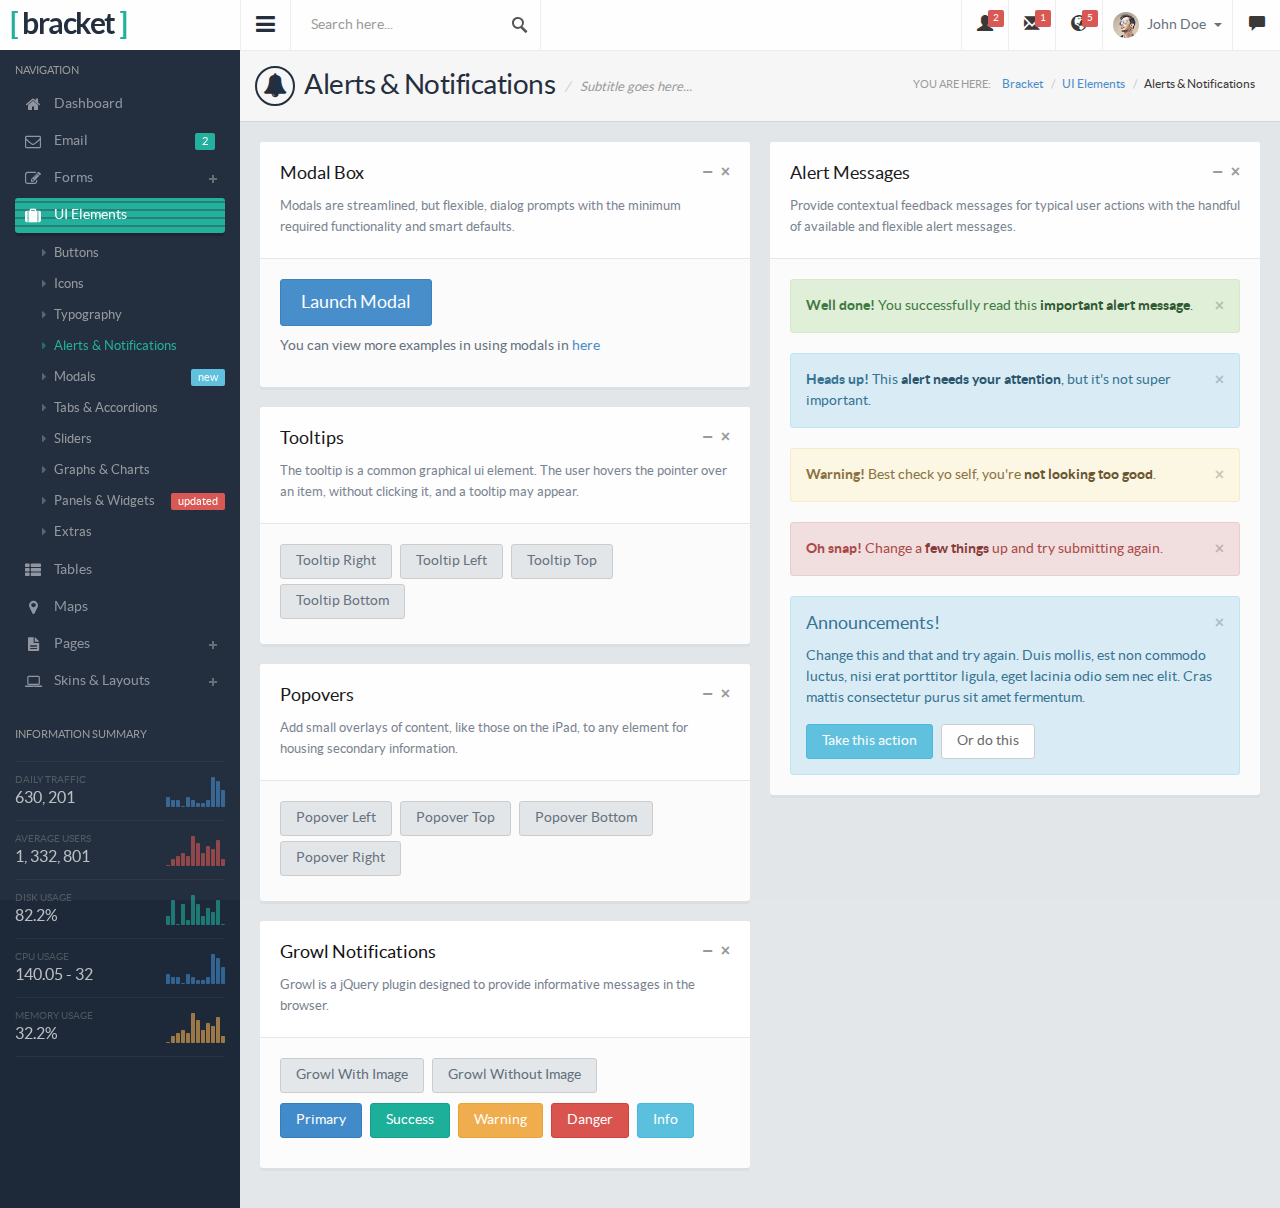
<file: web/src/main/webapp/alerts.html>
<!DOCTYPE html>
<html lang="en">
<head>
  <meta charset="utf-8">
  <meta name="viewport" content="width=device-width, initial-scale=1.0, maximum-scale=1.0">
  <meta name="description" content="">
  <meta name="author" content="">
  <link rel="shortcut icon" href="images/favicon.png" type="image/png">

  <title>Bracket Responsive Bootstrap3 Admin</title>

  <link href="css/style.default.css" rel="stylesheet">
  <link href="css/jquery.gritter.css" rel="stylesheet">

  <!-- HTML5 shim and Respond.js IE8 support of HTML5 elements and media queries -->
  <!--[if lt IE 9]>
  <script src="js/html5shiv.js"></script>
  <script src="js/respond.min.js"></script>
  <![endif]-->
</head>

<body>





<!-- Preloader -->
<div id="preloader">
    <div id="status"><i class="fa fa-spinner fa-spin"></i></div>
</div>

<section>

  <div class="leftpanel">

    <div class="logopanel">
        <h1><span>[</span> bracket <span>]</span></h1>
    </div><!-- logopanel -->

    <div class="leftpanelinner">

        <!-- This is only visible to small devices -->
      <div class="visible-xs hidden-sm hidden-md hidden-lg">
            <div class="media userlogged">
                <img alt="" src="images/photos/loggeduser.png" class="media-object">
                <div class="media-body">
                    <h4>John Doe</h4>
                    <span>"Life is so..."</span>
                </div>
            </div>

        <h5 class="sidebartitle actitle">Account</h5>
            <ul class="nav nav-pills nav-stacked nav-bracket mb30">
              <li><a href="profile.html"><i class="fa fa-user"></i> <span>Profile</span></a></li>
              <li><a href=""><i class="fa fa-cog"></i> <span>Account Settings</span></a></li>
              <li><a href=""><i class="fa fa-question-circle"></i> <span>Help</span></a></li>
              <li><a href="signout.html"><i class="fa fa-sign-out"></i> <span>Sign Out</span></a></li>
            </ul>
        </div>

      <h5 class="sidebartitle">Navigation</h5>
      <ul class="nav nav-pills nav-stacked nav-bracket">
        <li><a href="index.html"><i class="fa fa-home"></i> <span>Dashboard</span></a></li>
        <li><a href="email.html"><span class="pull-right badge badge-success">2</span><i class="fa fa-envelope-o"></i> <span>Email</span></a></li>
        <li class="nav-parent"><a href=""><i class="fa fa-edit"></i> <span>Forms</span></a>
          <ul class="children">
            <li><a href="general-forms.html"><i class="fa fa-caret-right"></i> General Forms</a></li>
            <li><a href="form-layouts.html"><i class="fa fa-caret-right"></i> Form Layouts</a></li>
            <li><a href="form-validation.html"><i class="fa fa-caret-right"></i> Form Validation</a></li>
            <li><a href="form-wizards.html"><i class="fa fa-caret-right"></i> Form Wizards</a></li>
            <li><a href="wysiwyg.html"><span class="pull-right badge badge-danger">updated</span><i class="fa fa-caret-right"></i> Text Editor</a></li>
            <li><a href="code-editor.html"><span class="pull-right badge badge-info">new</span><i class="fa fa-caret-right"></i> Code Editor</a></li>
          </ul>
        </li>
        <li class="nav-parent nav-active active"><a href=""><i class="fa fa-suitcase"></i> <span>UI Elements</span></a>
          <ul class="children" style="display: block">
            <li><a href="buttons.html"><i class="fa fa-caret-right"></i> Buttons</a></li>
            <li><a href="icons.html"><i class="fa fa-caret-right"></i> Icons</a></li>
            <li><a href="typography.html"><i class="fa fa-caret-right"></i> Typography</a></li>
            <li class="active"><a href="alerts.html"><i class="fa fa-caret-right"></i> Alerts &amp; Notifications</a></li>
            <li><a href="modals.html"><span class="pull-right badge badge-info">new</span><i class="fa fa-caret-right"></i> Modals</a></li>
            <li><a href="tabs-accordions.html"><i class="fa fa-caret-right"></i> Tabs &amp; Accordions</a></li>
            <li><a href="sliders.html"><i class="fa fa-caret-right"></i> Sliders</a></li>
            <li><a href="graphs.html"><i class="fa fa-caret-right"></i> Graphs &amp; Charts</a></li>
            <li><a href="widgets.html"><span class="pull-right badge badge-danger">updated</span><i class="fa fa-caret-right"></i> Panels &amp; Widgets</a></li>
            <li><a href="extras.html"><i class="fa fa-caret-right"></i> Extras</a></li>
          </ul>
        </li>
        <li><a href="tables.html"><i class="fa fa-th-list"></i> <span>Tables</span></a></li>
        <li><a href="maps.html"><i class="fa fa-map-marker"></i> <span>Maps</span></a></li>
        <li class="nav-parent"><a href=""><i class="fa fa-file-text"></i> <span>Pages</span></a>
          <ul class="children">
            <li><a href="calendar.html"><i class="fa fa-caret-right"></i> Calendar</a></li>
            <li><a href="media-manager.html"><i class="fa fa-caret-right"></i> Media Manager</a></li>
            <li><a href="timeline.html"><i class="fa fa-caret-right"></i> Timeline</a></li>
            <li><a href="blog-list.html"><i class="fa fa-caret-right"></i> Blog List</a></li>
            <li><a href="blog-single.html"><i class="fa fa-caret-right"></i> Blog Single</a></li>
            <li><a href="people-directory.html"><i class="fa fa-caret-right"></i> People Directory</a></li>
            <li><a href="profile.html"><i class="fa fa-caret-right"></i> Profile</a></li>
            <li><a href="invoice.html"><i class="fa fa-caret-right"></i> Invoice</a></li>
            <li><a href="search-results.html"><i class="fa fa-caret-right"></i> Search Results</a></li>
            <li><a href="blank.html"><i class="fa fa-caret-right"></i> Blank Page</a></li>
            <li><a href="notfound.html"><i class="fa fa-caret-right"></i> 404 Page</a></li>
            <li><a href="locked.html"><i class="fa fa-caret-right"></i> Locked Screen</a></li>
            <li><a href="signin.html"><i class="fa fa-caret-right"></i> Sign In</a></li>
            <li><a href="signup.html"><i class="fa fa-caret-right"></i> Sign Up</a></li>
          </ul>
        </li>
        <li class="nav-parent"><a href="layouts.html"><i class="fa fa-laptop"></i> <span>Skins &amp; Layouts</span></a>
            <ul class="children">
                <li><a href="layouts.html"><i class="fa fa-caret-right"></i> General Layouts</a></li>
                <li><a href="horizontal-menu.html"><i class="fa fa-caret-right"></i> Top Menu</a></li>
                <li><a href="horizontal-menu2.html"><i class="fa fa-caret-right"></i> Top Menu w/ Sidebar</a></li>
                <li><a href="fixed-width.html"><i class="fa fa-caret-right"></i> Fixed Width Page</a></li>
                <li><a href="fixed-width2.html"><span class="pull-right badge badge-info">new</span><i class="fa fa-caret-right"></i> Fixed Width w/ Menu</a></li>
            </ul>
        </li>
      </ul>

      <div class="infosummary">
        <h5 class="sidebartitle">Information Summary</h5>
        <ul>
            <li>
                <div class="datainfo">
                    <span class="text-muted">Daily Traffic</span>
                    <h4>630, 201</h4>
                </div>
              <div id="sidebar-chart" class="chart"></div>
            </li>
            <li>
                <div class="datainfo">
                    <span class="text-muted">Average Users</span>
                    <h4>1, 332, 801</h4>
                </div>
              <div id="sidebar-chart2" class="chart"></div>
            </li>
            <li>
                <div class="datainfo">
                    <span class="text-muted">Disk Usage</span>
                    <h4>82.2%</h4>
                </div>
              <div id="sidebar-chart3" class="chart"></div>
            </li>
            <li>
                <div class="datainfo">
                    <span class="text-muted">CPU Usage</span>
                    <h4>140.05 - 32</h4>
                </div>
              <div id="sidebar-chart4" class="chart"></div>
            </li>
            <li>
                <div class="datainfo">
                    <span class="text-muted">Memory Usage</span>
                    <h4>32.2%</h4>
                </div>
              <div id="sidebar-chart5" class="chart"></div>
            </li>
        </ul>
      </div><!-- infosummary -->

    </div><!-- leftpanelinner -->
  </div><!-- leftpanel -->

  <div class="mainpanel">

    <div class="headerbar">

      <a class="menutoggle"><i class="fa fa-bars"></i></a>

      <form class="searchform" action="index.html" method="post">
        <input type="text" class="form-control" name="keyword" placeholder="Search here..." />
      </form>

      <div class="header-right">
        <ul class="headermenu">
          <li>
            <div class="btn-group">
              <button class="btn btn-default dropdown-toggle tp-icon" data-toggle="dropdown">
                <i class="glyphicon glyphicon-user"></i>
                <span class="badge">2</span>
              </button>
              <div class="dropdown-menu dropdown-menu-head pull-right">
                <h5 class="title">2 Newly Registered Users</h5>
                <ul class="dropdown-list user-list">
                  <li class="new">
                    <div class="thumb"><a href=""><img src="images/photos/user1.png" alt="" /></a></div>
                    <div class="desc">
                      <h5><a href="">Draniem Daamul (@draniem)</a> <span class="badge badge-success">new</span></h5>
                    </div>
                  </li>
                  <li class="new">
                    <div class="thumb"><a href=""><img src="images/photos/user2.png" alt="" /></a></div>
                    <div class="desc">
                      <h5><a href="">Zaham Sindilmaca (@zaham)</a> <span class="badge badge-success">new</span></h5>
                    </div>
                  </li>
                  <li>
                    <div class="thumb"><a href=""><img src="images/photos/user3.png" alt="" /></a></div>
                    <div class="desc">
                      <h5><a href="">Weno Carasbong (@wenocar)</a></h5>
                    </div>
                  </li>
                  <li>
                    <div class="thumb"><a href=""><img src="images/photos/user4.png" alt="" /></a></div>
                    <div class="desc">
                      <h5><a href="">Nusja Nawancali (@nusja)</a></h5>
                    </div>
                  </li>
                  <li>
                    <div class="thumb"><a href=""><img src="images/photos/user5.png" alt="" /></a></div>
                    <div class="desc">
                      <h5><a href="">Lane Kitmari (@lane_kitmare)</a></h5>
                    </div>
                  </li>
                  <li class="new"><a href="">See All Users</a></li>
                </ul>
              </div>
            </div>
          </li>

          <li>
            <div class="btn-group">
              <button class="btn btn-default dropdown-toggle tp-icon" data-toggle="dropdown">
                <i class="glyphicon glyphicon-envelope"></i>
                <span class="badge">1</span>
              </button>
              <div class="dropdown-menu dropdown-menu-head pull-right">
                <h5 class="title">You Have 1 New Message</h5>
                <ul class="dropdown-list gen-list">
                  <li class="new">
                    <a href="">
                    <span class="thumb"><img src="images/photos/user1.png" alt="" /></span>
                    <span class="desc">
                      <span class="name">Draniem Daamul <span class="badge badge-success">new</span></span>
                      <span class="msg">Lorem ipsum dolor sit amet...</span>
                    </span>
                    </a>
                  </li>
                  <li>
                    <a href="">
                    <span class="thumb"><img src="images/photos/user2.png" alt="" /></span>
                    <span class="desc">
                      <span class="name">Nusja Nawancali</span>
                      <span class="msg">Lorem ipsum dolor sit amet...</span>
                    </span>
                    </a>
                  </li>
                  <li>
                    <a href="">
                    <span class="thumb"><img src="images/photos/user3.png" alt="" /></span>
                    <span class="desc">
                      <span class="name">Weno Carasbong</span>
                      <span class="msg">Lorem ipsum dolor sit amet...</span>
                    </span>
                    </a>
                  </li>
                  <li>
                    <a href="">
                    <span class="thumb"><img src="images/photos/user4.png" alt="" /></span>
                    <span class="desc">
                      <span class="name">Zaham Sindilmaca</span>
                      <span class="msg">Lorem ipsum dolor sit amet...</span>
                    </span>
                    </a>
                  </li>
                  <li>
                    <a href="">
                    <span class="thumb"><img src="images/photos/user5.png" alt="" /></span>
                    <span class="desc">
                      <span class="name">Veno Leongal</span>
                      <span class="msg">Lorem ipsum dolor sit amet...</span>
                    </span>
                    </a>
                  </li>
                  <li class="new"><a href="">Read All Messages</a></li>
                </ul>
              </div>
            </div>
          </li>
          <li>
            <div class="btn-group">
              <button class="btn btn-default dropdown-toggle tp-icon" data-toggle="dropdown">
                <i class="glyphicon glyphicon-globe"></i>
                <span class="badge">5</span>
              </button>
              <div class="dropdown-menu dropdown-menu-head pull-right">
                <h5 class="title">You Have 5 New Notifications</h5>
                <ul class="dropdown-list gen-list">
                  <li class="new">
                    <a href="">
                    <span class="thumb"><img src="images/photos/user4.png" alt="" /></span>
                    <span class="desc">
                      <span class="name">Zaham Sindilmaca <span class="badge badge-success">new</span></span>
                      <span class="msg">is now following you</span>
                    </span>
                    </a>
                  </li>
                  <li class="new">
                    <a href="">
                    <span class="thumb"><img src="images/photos/user5.png" alt="" /></span>
                    <span class="desc">
                      <span class="name">Weno Carasbong <span class="badge badge-success">new</span></span>
                      <span class="msg">is now following you</span>
                    </span>
                    </a>
                  </li>
                  <li class="new">
                    <a href="">
                    <span class="thumb"><img src="images/photos/user3.png" alt="" /></span>
                    <span class="desc">
                      <span class="name">Veno Leongal <span class="badge badge-success">new</span></span>
                      <span class="msg">likes your recent status</span>
                    </span>
                    </a>
                  </li>
                  <li class="new">
                    <a href="">
                    <span class="thumb"><img src="images/photos/user3.png" alt="" /></span>
                    <span class="desc">
                      <span class="name">Nusja Nawancali <span class="badge badge-success">new</span></span>
                      <span class="msg">downloaded your work</span>
                    </span>
                    </a>
                  </li>
                  <li class="new">
                    <a href="">
                    <span class="thumb"><img src="images/photos/user3.png" alt="" /></span>
                    <span class="desc">
                      <span class="name">Nusja Nawancali <span class="badge badge-success">new</span></span>
                      <span class="msg">send you 2 messages</span>
                    </span>
                    </a>
                  </li>
                  <li class="new"><a href="">See All Notifications</a></li>
                </ul>
              </div>
            </div>
          </li>
          <li>
            <div class="btn-group">
              <button type="button" class="btn btn-default dropdown-toggle" data-toggle="dropdown">
                <img src="images/photos/loggeduser.png" alt="" />
                John Doe
                <span class="caret"></span>
              </button>
              <ul class="dropdown-menu dropdown-menu-usermenu pull-right">
                <li><a href="profile.html"><i class="glyphicon glyphicon-user"></i> My Profile</a></li>
                <li><a href="#"><i class="glyphicon glyphicon-cog"></i> Account Settings</a></li>
                <li><a href="#"><i class="glyphicon glyphicon-question-sign"></i> Help</a></li>
                <li><a href="signin.html"><i class="glyphicon glyphicon-log-out"></i> Log Out</a></li>
              </ul>
            </div>
          </li>
          <li>
            <button id="chatview" class="btn btn-default tp-icon chat-icon">
                <i class="glyphicon glyphicon-comment"></i>
            </button>
          </li>
        </ul>
      </div><!-- header-right -->

    </div><!-- headerbar -->

    <div class="pageheader">
      <h2><i class="fa fa-bell"></i> Alerts &amp; Notifications <span>Subtitle goes here...</span></h2>
      <div class="breadcrumb-wrapper">
        <span class="label">You are here:</span>
        <ol class="breadcrumb">
          <li><a href="index.html">Bracket</a></li>
          <li><a href="buttons.html">UI Elements</a></li>
          <li class="active">Alerts &amp; Notifications</li>
        </ol>
      </div>
    </div>

    <div class="contentpanel">

      <div class="row">

        <div class="col-md-6">
          <div class="panel panel-default">
            <div class="panel-heading">
              <div class="panel-btns">
                <a href="" class="panel-close">&times;</a>
                <a href="" class="minimize">&minus;</a>
              </div><!-- panel-btns -->
              <h4 class="panel-title">Modal Box</h4>
              <p>Modals are streamlined, but flexible, dialog prompts with the minimum required functionality and smart defaults.</p>
            </div><!-- panel-heading -->
            <div class="panel-body">

              <!-- Button trigger modal -->
              <button class="btn btn-primary btn-lg mb10" data-toggle="modal" data-target="#myModal">
                Launch Modal
              </button>
              <p>You can view more examples in using modals in <a href="modals.html">here</a></p>
            </div>
          </div><!-- panel -->

          <div class="panel panel-default">
            <div class="panel-heading">
              <div class="panel-btns">
                <a href="" class="panel-close">&times;</a>
                <a href="" class="minimize">&minus;</a>
              </div><!-- panel-btns -->
              <h4 class="panel-title">Tooltips</h4>
              <p>The tooltip is a common graphical ui element. The user hovers the pointer over an item, without clicking it, and a tooltip may appear.</p>
            </div><!-- panel-heading -->
            <div class="panel-body">

              <div class="tooltip-example">
                <button title="Tooltip on right" data-placement="right" data-toggle="tooltip" class="btn btn-default tooltips" type="button">Tooltip Right</button>
                <button title="" data-placement="left" data-toggle="tooltip" class="btn btn-default tooltips" type="button" data-original-title="Tooltip on left">Tooltip Left</button>
                <button title="Tooltip on top" data-placement="top" data-toggle="tooltip" class="btn btn-default tooltips" type="button">Tooltip Top</button>
                <button title="Tooltip on bottom" data-placement="bottom" data-toggle="tooltip" class="btn btn-default tooltips" type="button">Tooltip Bottom</button>
              </div>

            </div>
          </div><!-- panel -->

          <div class="panel panel-default">
            <div class="panel-heading">
              <div class="panel-btns">
                <a href="" class="panel-close">&times;</a>
                <a href="" class="minimize">&minus;</a>
              </div><!-- panel-btns -->
              <h4 class="panel-title">Popovers</h4>
              <p>Add small overlays of content, like those on the iPad, to any element for housing secondary information.</p>
            </div><!-- panel-heading -->
            <div class="panel-body">

              <div class="popover-example">
                <button data-content="Vivamus sagittis lacus vel augue laoreet rutrum faucibus." data-placement="left" data-toggle="popover" data-container="body" class="btn btn-default popovers" type="button" data-original-title="" title="">
                  Popover Left
                </button>
                <button data-content="Vivamus sagittis lacus vel augue laoreet rutrum faucibus." data-placement="top" data-toggle="popover" data-container="body" class="btn btn-default popovers" type="button" data-original-title="" title="">
                  Popover Top
                </button>
                <button data-content="Vivamus sagittis lacus vel augue laoreet rutrum faucibus." data-placement="bottom" data-toggle="popover" data-container="body" class="btn btn-default popovers" type="button" data-original-title="" title="">
                  Popover Bottom
                </button>
                <button data-content="Vivamus sagittis lacus vel augue laoreet rutrum faucibus." data-placement="right" data-toggle="popover" data-container="body" class="btn btn-default popovers" type="button" data-original-title="" title="">
                  Popover Right
                </button>
              </div>

            </div>
          </div><!-- panel -->

        </div><!-- col-md-6 -->

        <div class="col-md-6">

          <div class="panel panel-default">
            <div class="panel-heading">
              <div class="panel-btns">
                <a href="" class="panel-close">&times;</a>
                <a href="" class="minimize">&minus;</a>
              </div><!-- panel-btns -->
              <h4 class="panel-title">Alert Messages</h4>
              <p>Provide contextual feedback messages for typical user actions with the handful of available and flexible alert messages.</p>
            </div><!-- panel-heading -->
            <div class="panel-body">

              <div class="alert alert-success">
                <button type="button" class="close" data-dismiss="alert" aria-hidden="true">&times;</button>
                <strong>Well done!</strong> You successfully read this <a href="" class="alert-link">important alert message</a>.
              </div>

              <div class="alert alert-info">
                <button type="button" class="close" data-dismiss="alert" aria-hidden="true">&times;</button>
                <strong>Heads up!</strong> This <a href="" class="alert-link">alert needs your attention</a>, but it's not super important.
              </div>

              <div class="alert alert-warning">
                <button type="button" class="close" data-dismiss="alert" aria-hidden="true">&times;</button>
                <strong>Warning!</strong> Best check yo self, you're <a href="" class="alert-link">not looking too good</a>.
              </div>

              <div class="alert alert-danger">
                <button type="button" class="close" data-dismiss="alert" aria-hidden="true">&times;</button>
                <strong>Oh snap!</strong> Change a <a href="" class="alert-link">few things</a> up and try submitting again.
              </div>

              <div class="alert alert-info fade in nomargin">
                <button aria-hidden="true" data-dismiss="alert" class="close" type="button">&times;</button>
                <h4>Announcements!</h4>
                <p>Change this and that and try again. Duis mollis, est non commodo luctus, nisi erat porttitor ligula, eget lacinia odio sem nec elit. Cras mattis consectetur purus sit amet fermentum.</p>
                <p>
                  <button class="btn btn-info" type="button">Take this action</button>
                  <button class="btn btn-white" type="button">Or do this</button>
                </p>
              </div>

            </div>
          </div><!-- panel -->

        </div><!-- col-md-6 -->

      </div><!-- row -->

      <div class="row">

        <div class="col-md-6">

          <div class="panel panel-default">
            <div class="panel-heading">
              <div class="panel-btns">
                <a href="" class="panel-close">&times;</a>
                <a href="" class="minimize">&minus;</a>
              </div><!-- panel-btns -->
              <h4 class="panel-title">Growl Notifications</h4>
              <p>Growl is a jQuery plugin designed to provide informative messages in the browser.</p>
            </div><!-- panel-heading -->
            <div class="panel-body">
              <a href="" class="btn btn-default mr5" id="growl1">Growl With Image</a>
              <a href="" class="btn btn-default" id="growl2">Growl Without Image</a>

              <div class="mb10"></div>

              <a href="" class="btn btn-primary mr5 mb10" id="growl-primary">Primary</a>
              <a href="" class="btn btn-success mr5 mb10" id="growl-success">Success</a>
              <a href="" class="btn btn-warning mr5 mb10" id="growl-warning">Warning</a>
              <a href="" class="btn btn-danger mr5 mb10" id="growl-danger">Danger</a>
              <a href="" class="btn btn-info mb10" id="growl-info">Info</a>

            </div>
          </div><!-- panel -->

        </div><!-- col-md-6 -->

        <div class="col-md-6">

          &nbsp;

        </div><!-- col-md-6 -->

      </div><!-- row -->

    </div><!-- contentpanel -->

  </div><!-- mainpanel -->

  <div class="rightpanel">
    <!-- Nav tabs -->
    <ul class="nav nav-tabs nav-justified">
        <li class="active"><a href="#rp-alluser" data-toggle="tab"><i class="fa fa-users"></i></a></li>
        <li><a href="#rp-favorites" data-toggle="tab"><i class="fa fa-heart"></i></a></li>
        <li><a href="#rp-history" data-toggle="tab"><i class="fa fa-clock-o"></i></a></li>
        <li><a href="#rp-settings" data-toggle="tab"><i class="fa fa-gear"></i></a></li>
    </ul>

    <!-- Tab panes -->
    <div class="tab-content">
        <div class="tab-pane active" id="rp-alluser">
            <h5 class="sidebartitle">Online Users</h5>
            <ul class="chatuserlist">
                <li class="online">
                    <div class="media">
                        <a href="#" class="pull-left media-thumb">
                            <img alt="" src="images/photos/userprofile.png" class="media-object">
                        </a>
                        <div class="media-body">
                            <strong>Eileen Sideways</strong>
                            <small>Los Angeles, CA</small>
                        </div>
                    </div><!-- media -->
                </li>
                <li class="online">
                    <div class="media">
                        <a href="#" class="pull-left media-thumb">
                            <img alt="" src="images/photos/user1.png" class="media-object">
                        </a>
                        <div class="media-body">
                            <span class="pull-right badge badge-danger">2</span>
                            <strong>Zaham Sindilmaca</strong>
                            <small>San Francisco, CA</small>
                        </div>
                    </div><!-- media -->
                </li>
                <li class="online">
                    <div class="media">
                        <a href="#" class="pull-left media-thumb">
                            <img alt="" src="images/photos/user2.png" class="media-object">
                        </a>
                        <div class="media-body">
                            <strong>Nusja Nawancali</strong>
                            <small>Bangkok, Thailand</small>
                        </div>
                    </div><!-- media -->
                </li>
                <li class="online">
                    <div class="media">
                        <a href="#" class="pull-left media-thumb">
                            <img alt="" src="images/photos/user3.png" class="media-object">
                        </a>
                        <div class="media-body">
                            <strong>Renov Leongal</strong>
                            <small>Cebu City, Philippines</small>
                        </div>
                    </div><!-- media -->
                </li>
                <li class="online">
                    <div class="media">
                        <a href="#" class="pull-left media-thumb">
                            <img alt="" src="images/photos/user4.png" class="media-object">
                        </a>
                        <div class="media-body">
                            <strong>Weno Carasbong</strong>
                            <small>Tokyo, Japan</small>
                        </div>
                    </div><!-- media -->
                </li>
            </ul>

          <div class="mb30"></div>

          <h5 class="sidebartitle">Offline Users</h5>
            <ul class="chatuserlist">
                <li>
                    <div class="media">
                        <a href="#" class="pull-left media-thumb">
                            <img alt="" src="images/photos/user5.png" class="media-object">
                        </a>
                        <div class="media-body">
                            <strong>Eileen Sideways</strong>
                            <small>Los Angeles, CA</small>
                        </div>
                    </div><!-- media -->
                </li>
                <li>
                    <div class="media">
                        <a href="#" class="pull-left media-thumb">
                            <img alt="" src="images/photos/user2.png" class="media-object">
                        </a>
                        <div class="media-body">
                            <strong>Zaham Sindilmaca</strong>
                            <small>San Francisco, CA</small>
                        </div>
                    </div><!-- media -->
                </li>
                <li>
                    <div class="media">
                        <a href="#" class="pull-left media-thumb">
                            <img alt="" src="images/photos/user3.png" class="media-object">
                        </a>
                        <div class="media-body">
                            <strong>Nusja Nawancali</strong>
                            <small>Bangkok, Thailand</small>
                        </div>
                    </div><!-- media -->
                </li>
                <li>
                    <div class="media">
                        <a href="#" class="pull-left media-thumb">
                            <img alt="" src="images/photos/user4.png" class="media-object">
                        </a>
                        <div class="media-body">
                            <strong>Renov Leongal</strong>
                            <small>Cebu City, Philippines</small>
                        </div>
                    </div><!-- media -->
                </li>
                <li>
                    <div class="media">
                        <a href="#" class="pull-left media-thumb">
                            <img alt="" src="images/photos/user5.png" class="media-object">
                        </a>
                        <div class="media-body">
                            <strong>Weno Carasbong</strong>
                            <small>Tokyo, Japan</small>
                        </div>
                    </div><!-- media -->
                </li>
                <li>
                    <div class="media">
                        <a href="#" class="pull-left media-thumb">
                            <img alt="" src="images/photos/user4.png" class="media-object">
                        </a>
                        <div class="media-body">
                            <strong>Renov Leongal</strong>
                            <small>Cebu City, Philippines</small>
                        </div>
                    </div><!-- media -->
                </li>
                <li>
                    <div class="media">
                        <a href="#" class="pull-left media-thumb">
                            <img alt="" src="images/photos/user5.png" class="media-object">
                        </a>
                        <div class="media-body">
                            <strong>Weno Carasbong</strong>
                            <small>Tokyo, Japan</small>
                        </div>
                    </div><!-- media -->
                </li>
            </ul>
        </div>
        <div class="tab-pane" id="rp-favorites">
            <h5 class="sidebartitle">Favorites</h5>
            <ul class="chatuserlist">
                <li class="online">
                    <div class="media">
                        <a href="#" class="pull-left media-thumb">
                            <img alt="" src="images/photos/user2.png" class="media-object">
                        </a>
                        <div class="media-body">
                            <strong>Eileen Sideways</strong>
                            <small>Los Angeles, CA</small>
                        </div>
                    </div><!-- media -->
                </li>
                <li>
                    <div class="media">
                        <a href="#" class="pull-left media-thumb">
                            <img alt="" src="images/photos/user1.png" class="media-object">
                        </a>
                        <div class="media-body">
                            <strong>Zaham Sindilmaca</strong>
                            <small>San Francisco, CA</small>
                        </div>
                    </div><!-- media -->
                </li>
                <li>
                    <div class="media">
                        <a href="#" class="pull-left media-thumb">
                            <img alt="" src="images/photos/user3.png" class="media-object">
                        </a>
                        <div class="media-body">
                            <strong>Nusja Nawancali</strong>
                            <small>Bangkok, Thailand</small>
                        </div>
                    </div><!-- media -->
                </li>
                <li class="online">
                    <div class="media">
                        <a href="#" class="pull-left media-thumb">
                            <img alt="" src="images/photos/user4.png" class="media-object">
                        </a>
                        <div class="media-body">
                            <strong>Renov Leongal</strong>
                            <small>Cebu City, Philippines</small>
                        </div>
                    </div><!-- media -->
                </li>
                <li class="online">
                    <div class="media">
                        <a href="#" class="pull-left media-thumb">
                            <img alt="" src="images/photos/user5.png" class="media-object">
                        </a>
                        <div class="media-body">
                            <strong>Weno Carasbong</strong>
                            <small>Tokyo, Japan</small>
                        </div>
                    </div><!-- media -->
                </li>
            </ul>
        </div>
        <div class="tab-pane" id="rp-history">
            <h5 class="sidebartitle">History</h5>
            <ul class="chatuserlist">
                <li class="online">
                    <div class="media">
                        <a href="#" class="pull-left media-thumb">
                            <img alt="" src="images/photos/user4.png" class="media-object">
                        </a>
                        <div class="media-body">
                            <strong>Eileen Sideways</strong>
                            <small>Hi hello, ctc?... would you mind if I go to your...</small>
                        </div>
                    </div><!-- media -->
                </li>
                <li>
                    <div class="media">
                        <a href="#" class="pull-left media-thumb">
                            <img alt="" src="images/photos/user2.png" class="media-object">
                        </a>
                        <div class="media-body">
                            <strong>Zaham Sindilmaca</strong>
                            <small>This is to inform you that your product that we...</small>
                        </div>
                    </div><!-- media -->
                </li>
                <li>
                    <div class="media">
                        <a href="#" class="pull-left media-thumb">
                            <img alt="" src="images/photos/user3.png" class="media-object">
                        </a>
                        <div class="media-body">
                            <strong>Nusja Nawancali</strong>
                            <small>Are you willing to have a long term relat...</small>
                        </div>
                    </div><!-- media -->
                </li>
            </ul>
        </div>
        <div class="tab-pane pane-settings" id="rp-settings">

          <h5 class="sidebartitle mb20">Settings</h5>
            <div class="form-group">
                <label class="col-xs-8 control-label">Show Offline Users</label>
                <div class="col-xs-4 control-label">
                    <div class="toggle toggle-success"></div>
                </div>
            </div>

          <div class="form-group">
                <label class="col-xs-8 control-label">Enable History</label>
                <div class="col-xs-4 control-label">
                    <div class="toggle toggle-success"></div>
                </div>
            </div>

          <div class="form-group">
                <label class="col-xs-8 control-label">Show Full Name</label>
                <div class="col-xs-4 control-label">
                    <div class="toggle-chat1 toggle-success"></div>
                </div>
            </div>

          <div class="form-group">
                <label class="col-xs-8 control-label">Show Location</label>
                <div class="col-xs-4 control-label">
                    <div class="toggle toggle-success"></div>
                </div>
            </div>

        </div><!-- tab-pane -->

    </div><!-- tab-content -->
  </div><!-- rightpanel -->


</section>


<!-- Modal -->
<div class="modal fade" id="myModal" tabindex="-1" role="dialog" aria-labelledby="myModalLabel" aria-hidden="true">
  <div class="modal-dialog">
    <div class="modal-content">
      <div class="modal-header">
        <button type="button" class="close" data-dismiss="modal" aria-hidden="true">&times;</button>
        <h4 class="modal-title" id="myModalLabel">Modal title</h4>
      </div>
      <div class="modal-body">
        Content goes here...
      </div>
      <div class="modal-footer">
        <button type="button" class="btn btn-default" data-dismiss="modal">Close</button>
        <button type="button" class="btn btn-primary">Save changes</button>
      </div>
    </div><!-- modal-content -->
  </div><!-- modal-dialog -->
</div><!-- modal -->

<script src="js/jquery-1.10.2.min.js"></script>
<script src="js/jquery-migrate-1.2.1.min.js"></script>
<script src="js/bootstrap.min.js"></script>
<script src="js/modernizr.min.js"></script>
<script src="js/jquery.sparkline.min.js"></script>
<script src="js/toggles.min.js"></script>
<script src="js/retina.min.js"></script>
<script src="js/jquery.cookies.js"></script>

<script src="js/jquery.gritter.min.js"></script>

<script src="js/custom.js"></script>
<script>
jQuery(document).ready(function() {

  jQuery('#growl1').click(function(){

	 jQuery.gritter.add({
		// (string | mandatory) the heading of the notification
		title: 'This is a regular notice!',
		// (string | mandatory) the text inside the notification
		text: 'This will fade out after a certain amount of time.',
		// (string | optional) the image to display on the left
		image: 'images/screen.png',
		// (bool | optional) if you want it to fade out on its own or just sit there
		sticky: false,
		// (int | optional) the time you want it to be alive for before fading out
		time: ''
	 });

	 return false;

  });

  jQuery('#growl2').click(function(){
	 jQuery.gritter.add({
		title: 'This is a regular notice!',
		text: 'This will fade out after a certain amount of time.',
		sticky: false,
		time: ''
	 });
	 return false;
  });

  jQuery('#growl-primary').click(function(){
	 jQuery.gritter.add({
		title: 'This is a regular notice!',
		text: 'This will fade out after a certain amount of time.',
      class_name: 'growl-primary',
      image: 'images/screen.png',
		sticky: false,
		time: ''
	 });
	 return false;
  });

  jQuery('#growl-success').click(function(){
	 jQuery.gritter.add({
		title: 'This is a regular notice!',
		text: 'This will fade out after a certain amount of time.',
      class_name: 'growl-success',
      image: 'images/screen.png',
		sticky: false,
		time: ''
	 });
	 return false;
  });

  jQuery('#growl-warning').click(function(){
	 jQuery.gritter.add({
		title: 'This is a regular notice!',
		text: 'This will fade out after a certain amount of time.',
      class_name: 'growl-warning',
      image: 'images/screen.png',
		sticky: false,
		time: ''
	 });
	 return false;
  });

  jQuery('#growl-danger').click(function(){
	 jQuery.gritter.add({
		title: 'This is a regular notice!',
		text: 'This will fade out after a certain amount of time.',
      class_name: 'growl-danger',
      image: 'images/screen.png',
		sticky: false,
		time: ''
	 });
	 return false;
  });

  jQuery('#growl-info').click(function(){
	 jQuery.gritter.add({
		title: 'This is a regular notice!',
		text: 'This will fade out after a certain amount of time.',
      class_name: 'growl-info',
      image: 'images/screen.png',
		sticky: false,
		time: ''
	 });
	 return false;
  });

});
</script>

</body>
</html>
</file>
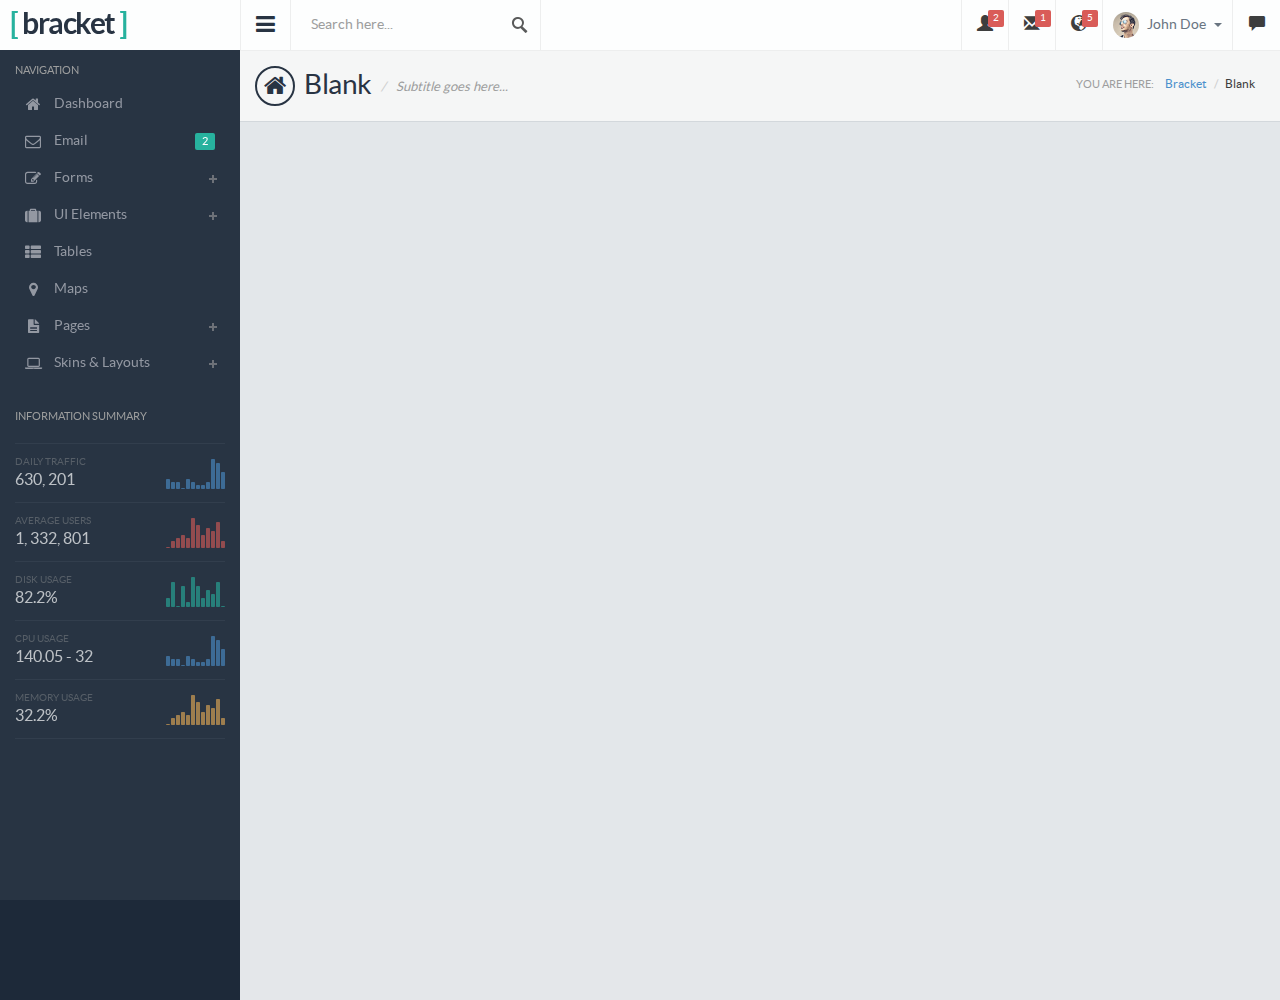
<file: web/src/main/webapp/blank.html>
<!DOCTYPE html>
<html lang="en">
<head>
  <meta charset="utf-8">
  <meta name="viewport" content="width=device-width, initial-scale=1.0, maximum-scale=1.0">
  <meta name="description" content="">
  <meta name="author" content="">
  <link rel="shortcut icon" href="images/favicon.png" type="image/png">

  <title>Bracket Responsive Bootstrap3 Admin</title>

  <link href="css/style.default.css" rel="stylesheet">

  <!-- HTML5 shim and Respond.js IE8 support of HTML5 elements and media queries -->
  <!--[if lt IE 9]>
  <script src="js/html5shiv.js"></script>
  <script src="js/respond.min.js"></script>
  <![endif]-->
</head>

<body>

 



<!-- Preloader -->
<div id="preloader">
    <div id="status"><i class="fa fa-spinner fa-spin"></i></div>
</div>

<section>
  
  <div class="leftpanel">
    
    <div class="logopanel">
        <h1><span>[</span> bracket <span>]</span></h1>
    </div><!-- logopanel -->
    
    <div class="leftpanelinner">
        
        <!-- This is only visible to small devices -->
        <div class="visible-xs hidden-sm hidden-md hidden-lg">   
            <div class="media userlogged">
                <img alt="" src="images/photos/loggeduser.png" class="media-object">
                <div class="media-body">
                    <h4>John Doe</h4>
                    <span>"Life is so..."</span>
                </div>
            </div>
          
            <h5 class="sidebartitle actitle">Account</h5>
            <ul class="nav nav-pills nav-stacked nav-bracket mb30">
              <li><a href="profile.html"><i class="fa fa-user"></i> <span>Profile</span></a></li>
              <li><a href=""><i class="fa fa-cog"></i> <span>Account Settings</span></a></li>
              <li><a href=""><i class="fa fa-question-circle"></i> <span>Help</span></a></li>
              <li><a href="signout.html"><i class="fa fa-sign-out"></i> <span>Sign Out</span></a></li>
            </ul>
        </div>
      
      <h5 class="sidebartitle">Navigation</h5>
      <ul class="nav nav-pills nav-stacked nav-bracket">
        <li><a href="index.html"><i class="fa fa-home"></i> <span>Dashboard</span></a></li>
        <li><a href="email.html"><span class="pull-right badge badge-success">2</span><i class="fa fa-envelope-o"></i> <span>Email</span></a></li>
        <li class="nav-parent"><a href=""><i class="fa fa-edit"></i> <span>Forms</span></a>
          <ul class="children">
            <li><a href="general-forms.html"><i class="fa fa-caret-right"></i> General Forms</a></li>
            <li><a href="form-layouts.html"><i class="fa fa-caret-right"></i> Form Layouts</a></li>
            <li><a href="form-validation.html"><i class="fa fa-caret-right"></i> Form Validation</a></li>
            <li><a href="form-wizards.html"><i class="fa fa-caret-right"></i> Form Wizards</a></li>
            <li><a href="wysiwyg.html"><span class="pull-right badge badge-danger">updated</span><i class="fa fa-caret-right"></i> Text Editor</a></li>
            <li><a href="code-editor.html"><span class="pull-right badge badge-info">new</span><i class="fa fa-caret-right"></i> Code Editor</a></li>
          </ul>
        </li>
        <li class="nav-parent"><a href=""><i class="fa fa-suitcase"></i> <span>UI Elements</span></a>
          <ul class="children">
            <li><a href="buttons.html"><i class="fa fa-caret-right"></i> Buttons</a></li>
            <li><a href="icons.html"><i class="fa fa-caret-right"></i> Icons</a></li>
            <li><a href="typography.html"><i class="fa fa-caret-right"></i> Typography</a></li>
            <li><a href="alerts.html"><i class="fa fa-caret-right"></i> Alerts &amp; Notifications</a></li>
            <li><a href="modals.html"><span class="pull-right badge badge-info">new</span><i class="fa fa-caret-right"></i> Modals</a></li>
            <li><a href="tabs-accordions.html"><i class="fa fa-caret-right"></i> Tabs &amp; Accordions</a></li>
            <li><a href="sliders.html"><i class="fa fa-caret-right"></i> Sliders</a></li>
            <li><a href="graphs.html"><i class="fa fa-caret-right"></i> Graphs &amp; Charts</a></li>
            <li><a href="widgets.html"><span class="pull-right badge badge-danger">updated</span><i class="fa fa-caret-right"></i> Panels &amp; Widgets</a></li>
            <li><a href="extras.html"><i class="fa fa-caret-right"></i> Extras</a></li>
          </ul>
        </li>
        <li><a href="tables.html"><i class="fa fa-th-list"></i> <span>Tables</span></a></li>
        <li><a href="maps.html"><i class="fa fa-map-marker"></i> <span>Maps</span></a></li>
        <li class="nav-parent"><a href=""><i class="fa fa-file-text"></i> <span>Pages</span></a>
          <ul class="children">
            <li><a href="calendar.html"><i class="fa fa-caret-right"></i> Calendar</a></li>
            <li><a href="media-manager.html"><i class="fa fa-caret-right"></i> Media Manager</a></li>
            <li><a href="timeline.html"><i class="fa fa-caret-right"></i> Timeline</a></li>
            <li><a href="blog-list.html"><i class="fa fa-caret-right"></i> Blog List</a></li>
            <li><a href="blog-single.html"><i class="fa fa-caret-right"></i> Blog Single</a></li>
            <li><a href="people-directory.html"><i class="fa fa-caret-right"></i> People Directory</a></li>
            <li><a href="profile.html"><i class="fa fa-caret-right"></i> Profile</a></li>
            <li><a href="invoice.html"><i class="fa fa-caret-right"></i> Invoice</a></li>
            <li><a href="search-results.html"><i class="fa fa-caret-right"></i> Search Results</a></li>
            <li><a href="blank.html"><i class="fa fa-caret-right"></i> Blank Page</a></li>
            <li><a href="notfound.html"><i class="fa fa-caret-right"></i> 404 Page</a></li>
            <li><a href="locked.html"><i class="fa fa-caret-right"></i> Locked Screen</a></li>
            <li><a href="signin.html"><i class="fa fa-caret-right"></i> Sign In</a></li>
            <li><a href="signup.html"><i class="fa fa-caret-right"></i> Sign Up</a></li>
          </ul>
        </li>
        <li class="nav-parent"><a href="layouts.html"><i class="fa fa-laptop"></i> <span>Skins &amp; Layouts</span></a>
            <ul class="children">
                <li><a href="layouts.html"><i class="fa fa-caret-right"></i> General Layouts</a></li>
                <li><a href="horizontal-menu.html"><i class="fa fa-caret-right"></i> Top Menu</a></li>
                <li><a href="horizontal-menu2.html"><i class="fa fa-caret-right"></i> Top Menu w/ Sidebar</a></li>
                <li><a href="fixed-width.html"><i class="fa fa-caret-right"></i> Fixed Width Page</a></li>
                <li><a href="fixed-width2.html"><span class="pull-right badge badge-info">new</span><i class="fa fa-caret-right"></i> Fixed Width w/ Menu</a></li>
            </ul>
        </li>
      </ul>
      
      <div class="infosummary">
        <h5 class="sidebartitle">Information Summary</h5>    
        <ul>
            <li>
                <div class="datainfo">
                    <span class="text-muted">Daily Traffic</span>
                    <h4>630, 201</h4>
                </div>
                <div id="sidebar-chart" class="chart"></div>   
            </li>
            <li>
                <div class="datainfo">
                    <span class="text-muted">Average Users</span>
                    <h4>1, 332, 801</h4>
                </div>
                <div id="sidebar-chart2" class="chart"></div>   
            </li>
            <li>
                <div class="datainfo">
                    <span class="text-muted">Disk Usage</span>
                    <h4>82.2%</h4>
                </div>
                <div id="sidebar-chart3" class="chart"></div>   
            </li>
            <li>
                <div class="datainfo">
                    <span class="text-muted">CPU Usage</span>
                    <h4>140.05 - 32</h4>
                </div>
                <div id="sidebar-chart4" class="chart"></div>   
            </li>
            <li>
                <div class="datainfo">
                    <span class="text-muted">Memory Usage</span>
                    <h4>32.2%</h4>
                </div>
                <div id="sidebar-chart5" class="chart"></div>   
            </li>
        </ul>
      </div><!-- infosummary -->
      
    </div><!-- leftpanelinner -->
  </div><!-- leftpanel -->
  
  <div class="mainpanel">
    
    <div class="headerbar">
      
      <a class="menutoggle"><i class="fa fa-bars"></i></a>
      
      <form class="searchform" action="index.html" method="post">
        <input type="text" class="form-control" name="keyword" placeholder="Search here..." />
      </form>
      
      <div class="header-right">
        <ul class="headermenu">
          <li>
            <div class="btn-group">
              <button class="btn btn-default dropdown-toggle tp-icon" data-toggle="dropdown">
                <i class="glyphicon glyphicon-user"></i>
                <span class="badge">2</span>
              </button>
              <div class="dropdown-menu dropdown-menu-head pull-right">
                <h5 class="title">2 Newly Registered Users</h5>
                <ul class="dropdown-list user-list">
                  <li class="new">
                    <div class="thumb"><a href=""><img src="images/photos/user1.png" alt="" /></a></div>
                    <div class="desc">
                      <h5><a href="">Draniem Daamul (@draniem)</a> <span class="badge badge-success">new</span></h5>
                    </div>
                  </li>
                  <li class="new">
                    <div class="thumb"><a href=""><img src="images/photos/user2.png" alt="" /></a></div>
                    <div class="desc">
                      <h5><a href="">Zaham Sindilmaca (@zaham)</a> <span class="badge badge-success">new</span></h5>
                    </div>
                  </li>
                  <li>
                    <div class="thumb"><a href=""><img src="images/photos/user3.png" alt="" /></a></div>
                    <div class="desc">
                      <h5><a href="">Weno Carasbong (@wenocar)</a></h5>
                    </div>
                  </li>
                  <li>
                    <div class="thumb"><a href=""><img src="images/photos/user4.png" alt="" /></a></div>
                    <div class="desc">
                      <h5><a href="">Nusja Nawancali (@nusja)</a></h5>
                    </div>
                  </li>
                  <li>
                    <div class="thumb"><a href=""><img src="images/photos/user5.png" alt="" /></a></div>
                    <div class="desc">
                      <h5><a href="">Lane Kitmari (@lane_kitmare)</a></h5>
                    </div>
                  </li>
                  <li class="new"><a href="">See All Users</a></li>
                </ul>
              </div>
            </div>
          </li>
          <li>
            <div class="btn-group">
              <button class="btn btn-default dropdown-toggle tp-icon" data-toggle="dropdown">
                <i class="glyphicon glyphicon-envelope"></i>
                <span class="badge">1</span>
              </button>
              <div class="dropdown-menu dropdown-menu-head pull-right">
                <h5 class="title">You Have 1 New Message</h5>
                <ul class="dropdown-list gen-list">
                  <li class="new">
                    <a href="">
                    <span class="thumb"><img src="images/photos/user1.png" alt="" /></span>
                    <span class="desc">
                      <span class="name">Draniem Daamul <span class="badge badge-success">new</span></span>
                      <span class="msg">Lorem ipsum dolor sit amet...</span>
                    </span>
                    </a>
                  </li>
                  <li>
                    <a href="">
                    <span class="thumb"><img src="images/photos/user2.png" alt="" /></span>
                    <span class="desc">
                      <span class="name">Nusja Nawancali</span>
                      <span class="msg">Lorem ipsum dolor sit amet...</span>
                    </span>
                    </a>
                  </li>
                  <li>
                    <a href="">
                    <span class="thumb"><img src="images/photos/user3.png" alt="" /></span>
                    <span class="desc">
                      <span class="name">Weno Carasbong</span>
                      <span class="msg">Lorem ipsum dolor sit amet...</span>
                    </span>
                    </a>
                  </li>
                  <li>
                    <a href="">
                    <span class="thumb"><img src="images/photos/user4.png" alt="" /></span>
                    <span class="desc">
                      <span class="name">Zaham Sindilmaca</span>
                      <span class="msg">Lorem ipsum dolor sit amet...</span>
                    </span>
                    </a>
                  </li>
                  <li>
                    <a href="">
                    <span class="thumb"><img src="images/photos/user5.png" alt="" /></span>
                    <span class="desc">
                      <span class="name">Veno Leongal</span>
                      <span class="msg">Lorem ipsum dolor sit amet...</span>
                    </span>
                    </a>
                  </li>
                  <li class="new"><a href="">Read All Messages</a></li>
                </ul>
              </div>
            </div>
          </li>
          <li>
            <div class="btn-group">
              <button class="btn btn-default dropdown-toggle tp-icon" data-toggle="dropdown">
                <i class="glyphicon glyphicon-globe"></i>
                <span class="badge">5</span>
              </button>
              <div class="dropdown-menu dropdown-menu-head pull-right">
                <h5 class="title">You Have 5 New Notifications</h5>
                <ul class="dropdown-list gen-list">
                  <li class="new">
                    <a href="">
                    <span class="thumb"><img src="images/photos/user4.png" alt="" /></span>
                    <span class="desc">
                      <span class="name">Zaham Sindilmaca <span class="badge badge-success">new</span></span>
                      <span class="msg">is now following you</span>
                    </span>
                    </a>
                  </li>
                  <li class="new">
                    <a href="">
                    <span class="thumb"><img src="images/photos/user5.png" alt="" /></span>
                    <span class="desc">
                      <span class="name">Weno Carasbong <span class="badge badge-success">new</span></span>
                      <span class="msg">is now following you</span>
                    </span>
                    </a>
                  </li>
                  <li class="new">
                    <a href="">
                    <span class="thumb"><img src="images/photos/user3.png" alt="" /></span>
                    <span class="desc">
                      <span class="name">Veno Leongal <span class="badge badge-success">new</span></span>
                      <span class="msg">likes your recent status</span>
                    </span>
                    </a>
                  </li>
                  <li class="new">
                    <a href="">
                    <span class="thumb"><img src="images/photos/user3.png" alt="" /></span>
                    <span class="desc">
                      <span class="name">Nusja Nawancali <span class="badge badge-success">new</span></span>
                      <span class="msg">downloaded your work</span>
                    </span>
                    </a>
                  </li>
                  <li class="new">
                    <a href="">
                    <span class="thumb"><img src="images/photos/user3.png" alt="" /></span>
                    <span class="desc">
                      <span class="name">Nusja Nawancali <span class="badge badge-success">new</span></span>
                      <span class="msg">send you 2 messages</span>
                    </span>
                    </a>
                  </li>
                  <li class="new"><a href="">See All Notifications</a></li>
                </ul>
              </div>
            </div>
          </li>
          <li>
            <div class="btn-group">
              <button type="button" class="btn btn-default dropdown-toggle" data-toggle="dropdown">
                <img src="images/photos/loggeduser.png" alt="" />
                John Doe
                <span class="caret"></span>
              </button>
              <ul class="dropdown-menu dropdown-menu-usermenu pull-right">
                <li><a href="profile.html"><i class="glyphicon glyphicon-user"></i> My Profile</a></li>
                <li><a href="#"><i class="glyphicon glyphicon-cog"></i> Account Settings</a></li>
                <li><a href="#"><i class="glyphicon glyphicon-question-sign"></i> Help</a></li>
                <li><a href="signin.html"><i class="glyphicon glyphicon-log-out"></i> Log Out</a></li>
              </ul>
            </div>
          </li>
          <li>
            <button id="chatview" class="btn btn-default tp-icon chat-icon">
                <i class="glyphicon glyphicon-comment"></i>
            </button>
          </li>
        </ul>
      </div><!-- header-right -->
      
    </div><!-- headerbar -->
        
    <div class="pageheader">
      <h2><i class="fa fa-home"></i> Blank <span>Subtitle goes here...</span></h2>
      <div class="breadcrumb-wrapper">
        <span class="label">You are here:</span>
        <ol class="breadcrumb">
          <li><a href="index.html">Bracket</a></li>
          <li class="active">Blank</li>
        </ol>
      </div>
    </div>
    
    <div class="contentpanel">
      <!-- content goes here... -->
    </div>
    
  </div><!-- mainpanel -->
  
  <div class="rightpanel">
    <!-- Nav tabs -->
    <ul class="nav nav-tabs nav-justified">
        <li class="active"><a href="#rp-alluser" data-toggle="tab"><i class="fa fa-users"></i></a></li>
        <li><a href="#rp-favorites" data-toggle="tab"><i class="fa fa-heart"></i></a></li>
        <li><a href="#rp-history" data-toggle="tab"><i class="fa fa-clock-o"></i></a></li>
        <li><a href="#rp-settings" data-toggle="tab"><i class="fa fa-gear"></i></a></li>
    </ul>
        
    <!-- Tab panes -->
    <div class="tab-content">
        <div class="tab-pane active" id="rp-alluser">
            <h5 class="sidebartitle">Online Users</h5>
            <ul class="chatuserlist">
                <li class="online">
                    <div class="media">
                        <a href="#" class="pull-left media-thumb">
                            <img alt="" src="images/photos/userprofile.png" class="media-object">
                        </a>
                        <div class="media-body">
                            <strong>Eileen Sideways</strong>
                            <small>Los Angeles, CA</small>
                        </div>
                    </div><!-- media -->
                </li>
                <li class="online">
                    <div class="media">
                        <a href="#" class="pull-left media-thumb">
                            <img alt="" src="images/photos/user1.png" class="media-object">
                        </a>
                        <div class="media-body">
                            <span class="pull-right badge badge-danger">2</span>
                            <strong>Zaham Sindilmaca</strong>
                            <small>San Francisco, CA</small>
                        </div>
                    </div><!-- media -->
                </li>
                <li class="online">
                    <div class="media">
                        <a href="#" class="pull-left media-thumb">
                            <img alt="" src="images/photos/user2.png" class="media-object">
                        </a>
                        <div class="media-body">
                            <strong>Nusja Nawancali</strong>
                            <small>Bangkok, Thailand</small>
                        </div>
                    </div><!-- media -->
                </li>
                <li class="online">
                    <div class="media">
                        <a href="#" class="pull-left media-thumb">
                            <img alt="" src="images/photos/user3.png" class="media-object">
                        </a>
                        <div class="media-body">
                            <strong>Renov Leongal</strong>
                            <small>Cebu City, Philippines</small>
                        </div>
                    </div><!-- media -->
                </li>
                <li class="online">
                    <div class="media">
                        <a href="#" class="pull-left media-thumb">
                            <img alt="" src="images/photos/user4.png" class="media-object">
                        </a>
                        <div class="media-body">
                            <strong>Weno Carasbong</strong>
                            <small>Tokyo, Japan</small>
                        </div>
                    </div><!-- media -->
                </li>
            </ul>
            
            <div class="mb30"></div>
            
            <h5 class="sidebartitle">Offline Users</h5>
            <ul class="chatuserlist">
                <li>
                    <div class="media">
                        <a href="#" class="pull-left media-thumb">
                            <img alt="" src="images/photos/user5.png" class="media-object">
                        </a>
                        <div class="media-body">
                            <strong>Eileen Sideways</strong>
                            <small>Los Angeles, CA</small>
                        </div>
                    </div><!-- media -->
                </li>
                <li>
                    <div class="media">
                        <a href="#" class="pull-left media-thumb">
                            <img alt="" src="images/photos/user2.png" class="media-object">
                        </a>
                        <div class="media-body">
                            <strong>Zaham Sindilmaca</strong>
                            <small>San Francisco, CA</small>
                        </div>
                    </div><!-- media -->
                </li>
                <li>
                    <div class="media">
                        <a href="#" class="pull-left media-thumb">
                            <img alt="" src="images/photos/user3.png" class="media-object">
                        </a>
                        <div class="media-body">
                            <strong>Nusja Nawancali</strong>
                            <small>Bangkok, Thailand</small>
                        </div>
                    </div><!-- media -->
                </li>
                <li>
                    <div class="media">
                        <a href="#" class="pull-left media-thumb">
                            <img alt="" src="images/photos/user4.png" class="media-object">
                        </a>
                        <div class="media-body">
                            <strong>Renov Leongal</strong>
                            <small>Cebu City, Philippines</small>
                        </div>
                    </div><!-- media -->
                </li>
                <li>
                    <div class="media">
                        <a href="#" class="pull-left media-thumb">
                            <img alt="" src="images/photos/user5.png" class="media-object">
                        </a>
                        <div class="media-body">
                            <strong>Weno Carasbong</strong>
                            <small>Tokyo, Japan</small>
                        </div>
                    </div><!-- media -->
                </li>
                <li>
                    <div class="media">
                        <a href="#" class="pull-left media-thumb">
                            <img alt="" src="images/photos/user4.png" class="media-object">
                        </a>
                        <div class="media-body">
                            <strong>Renov Leongal</strong>
                            <small>Cebu City, Philippines</small>
                        </div>
                    </div><!-- media -->
                </li>
                <li>
                    <div class="media">
                        <a href="#" class="pull-left media-thumb">
                            <img alt="" src="images/photos/user5.png" class="media-object">
                        </a>
                        <div class="media-body">
                            <strong>Weno Carasbong</strong>
                            <small>Tokyo, Japan</small>
                        </div>
                    </div><!-- media -->
                </li>
            </ul>
        </div>
        <div class="tab-pane" id="rp-favorites">
            <h5 class="sidebartitle">Favorites</h5>
            <ul class="chatuserlist">
                <li class="online">
                    <div class="media">
                        <a href="#" class="pull-left media-thumb">
                            <img alt="" src="images/photos/user2.png" class="media-object">
                        </a>
                        <div class="media-body">
                            <strong>Eileen Sideways</strong>
                            <small>Los Angeles, CA</small>
                        </div>
                    </div><!-- media -->
                </li>
                <li>
                    <div class="media">
                        <a href="#" class="pull-left media-thumb">
                            <img alt="" src="images/photos/user1.png" class="media-object">
                        </a>
                        <div class="media-body">
                            <strong>Zaham Sindilmaca</strong>
                            <small>San Francisco, CA</small>
                        </div>
                    </div><!-- media -->
                </li>
                <li>
                    <div class="media">
                        <a href="#" class="pull-left media-thumb">
                            <img alt="" src="images/photos/user3.png" class="media-object">
                        </a>
                        <div class="media-body">
                            <strong>Nusja Nawancali</strong>
                            <small>Bangkok, Thailand</small>
                        </div>
                    </div><!-- media -->
                </li>
                <li class="online">
                    <div class="media">
                        <a href="#" class="pull-left media-thumb">
                            <img alt="" src="images/photos/user4.png" class="media-object">
                        </a>
                        <div class="media-body">
                            <strong>Renov Leongal</strong>
                            <small>Cebu City, Philippines</small>
                        </div>
                    </div><!-- media -->
                </li>
                <li class="online">
                    <div class="media">
                        <a href="#" class="pull-left media-thumb">
                            <img alt="" src="images/photos/user5.png" class="media-object">
                        </a>
                        <div class="media-body">
                            <strong>Weno Carasbong</strong>
                            <small>Tokyo, Japan</small>
                        </div>
                    </div><!-- media -->
                </li>
            </ul>
        </div>
        <div class="tab-pane" id="rp-history">
            <h5 class="sidebartitle">History</h5>
            <ul class="chatuserlist">
                <li class="online">
                    <div class="media">
                        <a href="#" class="pull-left media-thumb">
                            <img alt="" src="images/photos/user4.png" class="media-object">
                        </a>
                        <div class="media-body">
                            <strong>Eileen Sideways</strong>
                            <small>Hi hello, ctc?... would you mind if I go to your...</small>
                        </div>
                    </div><!-- media -->
                </li>
                <li>
                    <div class="media">
                        <a href="#" class="pull-left media-thumb">
                            <img alt="" src="images/photos/user2.png" class="media-object">
                        </a>
                        <div class="media-body">
                            <strong>Zaham Sindilmaca</strong>
                            <small>This is to inform you that your product that we...</small>
                        </div>
                    </div><!-- media -->
                </li>
                <li>
                    <div class="media">
                        <a href="#" class="pull-left media-thumb">
                            <img alt="" src="images/photos/user3.png" class="media-object">
                        </a>
                        <div class="media-body">
                            <strong>Nusja Nawancali</strong>
                            <small>Are you willing to have a long term relat...</small>
                        </div>
                    </div><!-- media -->
                </li>
            </ul>
        </div>
        <div class="tab-pane pane-settings" id="rp-settings">
            
            <h5 class="sidebartitle mb20">Settings</h5>
            <div class="form-group">
                <label class="col-xs-8 control-label">Show Offline Users</label>
                <div class="col-xs-4 control-label">
                    <div class="toggle toggle-success"></div>
                </div>
            </div>
            
            <div class="form-group">
                <label class="col-xs-8 control-label">Enable History</label>
                <div class="col-xs-4 control-label">
                    <div class="toggle toggle-success"></div>
                </div>
            </div>
            
            <div class="form-group">
                <label class="col-xs-8 control-label">Show Full Name</label>
                <div class="col-xs-4 control-label">
                    <div class="toggle-chat1 toggle-success"></div>
                </div>
            </div>
            
            <div class="form-group">
                <label class="col-xs-8 control-label">Show Location</label>
                <div class="col-xs-4 control-label">
                    <div class="toggle toggle-success"></div>
                </div>
            </div>
            
        </div><!-- tab-pane -->
        
    </div><!-- tab-content -->
  </div><!-- rightpanel -->
  
</section>



<script src="js/jquery-1.10.2.min.js"></script>
<script src="js/jquery-migrate-1.2.1.min.js"></script>
<script src="js/bootstrap.min.js"></script>
<script src="js/modernizr.min.js"></script>
<script src="js/jquery.sparkline.min.js"></script>
<script src="js/toggles.min.js"></script>
<script src="js/retina.min.js"></script>
<script src="js/jquery.cookies.js"></script>

<script src="js/custom.js"></script>

</body>
</html>
</file>
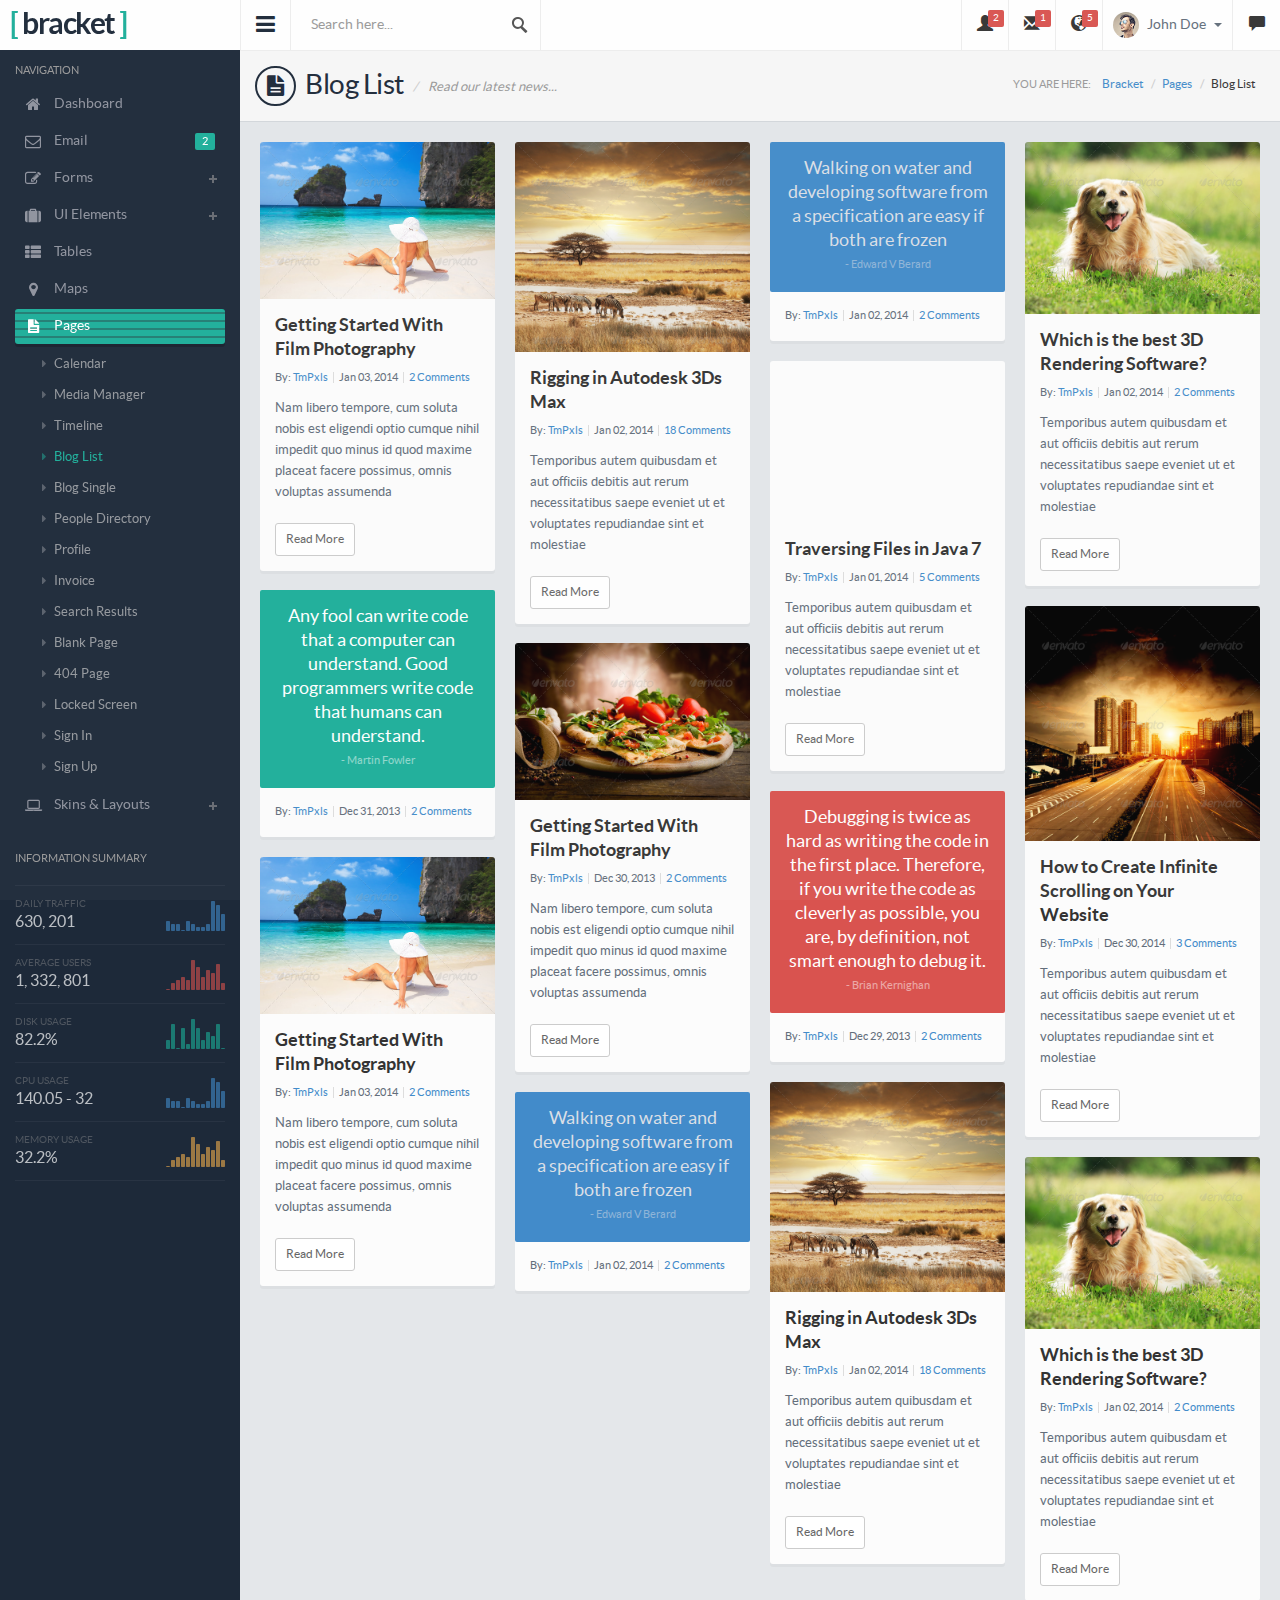
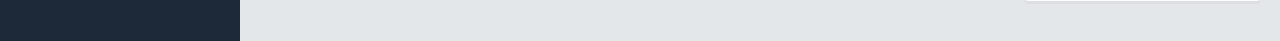
<file: web/src/main/webapp/blog-list.html>
<!DOCTYPE html>
<html lang="en">
<head>
  <meta charset="utf-8">
  <meta name="viewport" content="width=device-width, initial-scale=1.0, maximum-scale=1.0">
  <meta name="description" content="">
  <meta name="author" content="">
  <link rel="shortcut icon" href="images/favicon.png" type="image/png">

  <title>Bracket Responsive Bootstrap3 Admin</title>

  <link href="css/style.default.css" rel="stylesheet">

  <!-- HTML5 shim and Respond.js IE8 support of HTML5 elements and media queries -->
  <!--[if lt IE 9]>
  <script src="js/html5shiv.js"></script>
  <script src="js/respond.min.js"></script>
  <![endif]-->
</head>

<body>


 


<!-- Preloader -->
<div id="preloader">
    <div id="status"><i class="fa fa-spinner fa-spin"></i></div>
</div>

<section>
  
  <div class="leftpanel">
    
    <div class="logopanel">
        <h1><span>[</span> bracket <span>]</span></h1>
    </div><!-- logopanel -->
    
    <div class="leftpanelinner">
        
        <!-- This is only visible to small devices -->
        <div class="visible-xs hidden-sm hidden-md hidden-lg">   
            <div class="media userlogged">
                <img alt="" src="images/photos/loggeduser.png" class="media-object">
                <div class="media-body">
                    <h4>John Doe</h4>
                    <span>"Life is so..."</span>
                </div>
            </div>
          
            <h5 class="sidebartitle actitle">Account</h5>
            <ul class="nav nav-pills nav-stacked nav-bracket mb30">
              <li><a href="profile.html"><i class="fa fa-user"></i> <span>Profile</span></a></li>
              <li><a href=""><i class="fa fa-cog"></i> <span>Account Settings</span></a></li>
              <li><a href=""><i class="fa fa-question-circle"></i> <span>Help</span></a></li>
              <li><a href="signout.html"><i class="fa fa-sign-out"></i> <span>Sign Out</span></a></li>
            </ul>
        </div>
      
      <h5 class="sidebartitle">Navigation</h5>
      <ul class="nav nav-pills nav-stacked nav-bracket">
        <li><a href="index.html"><i class="fa fa-home"></i> <span>Dashboard</span></a></li>
        <li><a href="email.html"><span class="pull-right badge badge-success">2</span><i class="fa fa-envelope-o"></i> <span>Email</span></a></li>
        <li class="nav-parent"><a href=""><i class="fa fa-edit"></i> <span>Forms</span></a>
          <ul class="children">
            <li><a href="general-forms.html"><i class="fa fa-caret-right"></i> General Forms</a></li>
            <li><a href="form-layouts.html"><i class="fa fa-caret-right"></i> Form Layouts</a></li>
            <li><a href="form-validation.html"><i class="fa fa-caret-right"></i> Form Validation</a></li>
            <li><a href="form-wizards.html"><i class="fa fa-caret-right"></i> Form Wizards</a></li>
            <li><a href="wysiwyg.html"><span class="pull-right badge badge-danger">updated</span><i class="fa fa-caret-right"></i> Text Editor</a></li>
            <li><a href="code-editor.html"><span class="pull-right badge badge-info">new</span><i class="fa fa-caret-right"></i> Code Editor</a></li>
          </ul>
        </li>
        <li class="nav-parent"><a href=""><i class="fa fa-suitcase"></i> <span>UI Elements</span></a>
          <ul class="children">
            <li><a href="buttons.html"><i class="fa fa-caret-right"></i> Buttons</a></li>
            <li><a href="icons.html"><i class="fa fa-caret-right"></i> Icons</a></li>
            <li><a href="typography.html"><i class="fa fa-caret-right"></i> Typography</a></li>
            <li><a href="alerts.html"><i class="fa fa-caret-right"></i> Alerts &amp; Notifications</a></li>
            <li><a href="modals.html"><span class="pull-right badge badge-info">new</span><i class="fa fa-caret-right"></i> Modals</a></li>
            <li><a href="tabs-accordions.html"><i class="fa fa-caret-right"></i> Tabs &amp; Accordions</a></li>
            <li><a href="sliders.html"><i class="fa fa-caret-right"></i> Sliders</a></li>
            <li><a href="graphs.html"><i class="fa fa-caret-right"></i> Graphs &amp; Charts</a></li>
            <li><a href="widgets.html"><span class="pull-right badge badge-danger">updated</span><i class="fa fa-caret-right"></i> Panels &amp; Widgets</a></li>
            <li><a href="extras.html"><i class="fa fa-caret-right"></i> Extras</a></li>
          </ul>
        </li>
        <li><a href="tables.html"><i class="fa fa-th-list"></i> <span>Tables</span></a></li>
        <li><a href="maps.html"><i class="fa fa-map-marker"></i> <span>Maps</span></a></li>
        <li class="nav-parent nav-active active"><a href=""><i class="fa fa-file-text"></i> <span>Pages</span></a>
          <ul class="children" style="display: block;">
            <li><a href="calendar.html"><i class="fa fa-caret-right"></i> Calendar</a></li>
            <li><a href="media-manager.html"><i class="fa fa-caret-right"></i> Media Manager</a></li>
            <li><a href="timeline.html"><i class="fa fa-caret-right"></i> Timeline</a></li>
            <li class="active"><a href="blog-list.html"><i class="fa fa-caret-right"></i> Blog List</a></li>
            <li><a href="blog-single.html"><i class="fa fa-caret-right"></i> Blog Single</a></li>
            <li><a href="people-directory.html"><i class="fa fa-caret-right"></i> People Directory</a></li>
            <li><a href="profile.html"><i class="fa fa-caret-right"></i> Profile</a></li>
            <li><a href="invoice.html"><i class="fa fa-caret-right"></i> Invoice</a></li>
            <li><a href="search-results.html"><i class="fa fa-caret-right"></i> Search Results</a></li>
            <li><a href="blank.html"><i class="fa fa-caret-right"></i> Blank Page</a></li>
            <li><a href="notfound.html"><i class="fa fa-caret-right"></i> 404 Page</a></li>
            <li><a href="locked.html"><i class="fa fa-caret-right"></i> Locked Screen</a></li>
            <li><a href="signin.html"><i class="fa fa-caret-right"></i> Sign In</a></li>
            <li><a href="signup.html"><i class="fa fa-caret-right"></i> Sign Up</a></li>
          </ul>
        </li>
        <li class="nav-parent"><a href="layouts.html"><i class="fa fa-laptop"></i> <span>Skins &amp; Layouts</span></a>
            <ul class="children">
                <li><a href="layouts.html"><i class="fa fa-caret-right"></i> General Layouts</a></li>
                <li><a href="horizontal-menu.html"><i class="fa fa-caret-right"></i> Top Menu</a></li>
                <li><a href="horizontal-menu2.html"><i class="fa fa-caret-right"></i> Top Menu w/ Sidebar</a></li>
                <li><a href="fixed-width.html"><i class="fa fa-caret-right"></i> Fixed Width Page</a></li>
                <li><a href="fixed-width2.html"><span class="pull-right badge badge-info">new</span><i class="fa fa-caret-right"></i> Fixed Width w/ Menu</a></li>
            </ul>
        </li>
      </ul>
      
      <div class="infosummary">
        <h5 class="sidebartitle">Information Summary</h5>    
        <ul>
            <li>
                <div class="datainfo">
                    <span class="text-muted">Daily Traffic</span>
                    <h4>630, 201</h4>
                </div>
                <div id="sidebar-chart" class="chart"></div>   
            </li>
            <li>
                <div class="datainfo">
                    <span class="text-muted">Average Users</span>
                    <h4>1, 332, 801</h4>
                </div>
                <div id="sidebar-chart2" class="chart"></div>   
            </li>
            <li>
                <div class="datainfo">
                    <span class="text-muted">Disk Usage</span>
                    <h4>82.2%</h4>
                </div>
                <div id="sidebar-chart3" class="chart"></div>   
            </li>
            <li>
                <div class="datainfo">
                    <span class="text-muted">CPU Usage</span>
                    <h4>140.05 - 32</h4>
                </div>
                <div id="sidebar-chart4" class="chart"></div>   
            </li>
            <li>
                <div class="datainfo">
                    <span class="text-muted">Memory Usage</span>
                    <h4>32.2%</h4>
                </div>
                <div id="sidebar-chart5" class="chart"></div>   
            </li>
        </ul>
      </div><!-- infosummary -->
      
    </div><!-- leftpanelinner -->
  </div><!-- leftpanel -->
  
  <div class="mainpanel">
    
    <div class="headerbar">
      
      <a class="menutoggle"><i class="fa fa-bars"></i></a>
      
      <form class="searchform" action="index.html" method="post">
        <input type="text" class="form-control" name="keyword" placeholder="Search here..." />
      </form>
      
      <div class="header-right">
        <ul class="headermenu">
          <li>
            <div class="btn-group">
              <button class="btn btn-default dropdown-toggle tp-icon" data-toggle="dropdown">
                <i class="glyphicon glyphicon-user"></i>
                <span class="badge">2</span>
              </button>
              <div class="dropdown-menu dropdown-menu-head pull-right">
                <h5 class="title">2 Newly Registered Users</h5>
                <ul class="dropdown-list user-list">
                  <li class="new">
                    <div class="thumb"><a href=""><img src="images/photos/user1.png" alt="" /></a></div>
                    <div class="desc">
                      <h5><a href="">Draniem Daamul (@draniem)</a> <span class="badge badge-success">new</span></h5>
                    </div>
                  </li>
                  <li class="new">
                    <div class="thumb"><a href=""><img src="images/photos/user2.png" alt="" /></a></div>
                    <div class="desc">
                      <h5><a href="">Zaham Sindilmaca (@zaham)</a> <span class="badge badge-success">new</span></h5>
                    </div>
                  </li>
                  <li>
                    <div class="thumb"><a href=""><img src="images/photos/user3.png" alt="" /></a></div>
                    <div class="desc">
                      <h5><a href="">Weno Carasbong (@wenocar)</a></h5>
                    </div>
                  </li>
                  <li>
                    <div class="thumb"><a href=""><img src="images/photos/user4.png" alt="" /></a></div>
                    <div class="desc">
                      <h5><a href="">Nusja Nawancali (@nusja)</a></h5>
                    </div>
                  </li>
                  <li>
                    <div class="thumb"><a href=""><img src="images/photos/user5.png" alt="" /></a></div>
                    <div class="desc">
                      <h5><a href="">Lane Kitmari (@lane_kitmare)</a></h5>
                    </div>
                  </li>
                  <li class="new"><a href="">See All Users</a></li>
                </ul>
              </div>
            </div>
          </li>
          <li>
            <div class="btn-group">
              <button class="btn btn-default dropdown-toggle tp-icon" data-toggle="dropdown">
                <i class="glyphicon glyphicon-envelope"></i>
                <span class="badge">1</span>
              </button>
              <div class="dropdown-menu dropdown-menu-head pull-right">
                <h5 class="title">You Have 1 New Message</h5>
                <ul class="dropdown-list gen-list">
                  <li class="new">
                    <a href="">
                    <span class="thumb"><img src="images/photos/user1.png" alt="" /></span>
                    <span class="desc">
                      <span class="name">Draniem Daamul <span class="badge badge-success">new</span></span>
                      <span class="msg">Lorem ipsum dolor sit amet...</span>
                    </span>
                    </a>
                  </li>
                  <li>
                    <a href="">
                    <span class="thumb"><img src="images/photos/user2.png" alt="" /></span>
                    <span class="desc">
                      <span class="name">Nusja Nawancali</span>
                      <span class="msg">Lorem ipsum dolor sit amet...</span>
                    </span>
                    </a>
                  </li>
                  <li>
                    <a href="">
                    <span class="thumb"><img src="images/photos/user3.png" alt="" /></span>
                    <span class="desc">
                      <span class="name">Weno Carasbong</span>
                      <span class="msg">Lorem ipsum dolor sit amet...</span>
                    </span>
                    </a>
                  </li>
                  <li>
                    <a href="">
                    <span class="thumb"><img src="images/photos/user4.png" alt="" /></span>
                    <span class="desc">
                      <span class="name">Zaham Sindilmaca</span>
                      <span class="msg">Lorem ipsum dolor sit amet...</span>
                    </span>
                    </a>
                  </li>
                  <li>
                    <a href="">
                    <span class="thumb"><img src="images/photos/user5.png" alt="" /></span>
                    <span class="desc">
                      <span class="name">Veno Leongal</span>
                      <span class="msg">Lorem ipsum dolor sit amet...</span>
                    </span>
                    </a>
                  </li>
                  <li class="new"><a href="">Read All Messages</a></li>
                </ul>
              </div>
            </div>
          </li>
          <li>
            <div class="btn-group">
              <button class="btn btn-default dropdown-toggle tp-icon" data-toggle="dropdown">
                <i class="glyphicon glyphicon-globe"></i>
                <span class="badge">5</span>
              </button>
              <div class="dropdown-menu dropdown-menu-head pull-right">
                <h5 class="title">You Have 5 New Notifications</h5>
                <ul class="dropdown-list gen-list">
                  <li class="new">
                    <a href="">
                    <span class="thumb"><img src="images/photos/user4.png" alt="" /></span>
                    <span class="desc">
                      <span class="name">Zaham Sindilmaca <span class="badge badge-success">new</span></span>
                      <span class="msg">is now following you</span>
                    </span>
                    </a>
                  </li>
                  <li class="new">
                    <a href="">
                    <span class="thumb"><img src="images/photos/user5.png" alt="" /></span>
                    <span class="desc">
                      <span class="name">Weno Carasbong <span class="badge badge-success">new</span></span>
                      <span class="msg">is now following you</span>
                    </span>
                    </a>
                  </li>
                  <li class="new">
                    <a href="">
                    <span class="thumb"><img src="images/photos/user3.png" alt="" /></span>
                    <span class="desc">
                      <span class="name">Veno Leongal <span class="badge badge-success">new</span></span>
                      <span class="msg">likes your recent status</span>
                    </span>
                    </a>
                  </li>
                  <li class="new">
                    <a href="">
                    <span class="thumb"><img src="images/photos/user3.png" alt="" /></span>
                    <span class="desc">
                      <span class="name">Nusja Nawancali <span class="badge badge-success">new</span></span>
                      <span class="msg">downloaded your work</span>
                    </span>
                    </a>
                  </li>
                  <li class="new">
                    <a href="">
                    <span class="thumb"><img src="images/photos/user3.png" alt="" /></span>
                    <span class="desc">
                      <span class="name">Nusja Nawancali <span class="badge badge-success">new</span></span>
                      <span class="msg">send you 2 messages</span>
                    </span>
                    </a>
                  </li>
                  <li class="new"><a href="">See All Notifications</a></li>
                </ul>
              </div>
            </div>
          </li>
          <li>
            <div class="btn-group">
              <button type="button" class="btn btn-default dropdown-toggle" data-toggle="dropdown">
                <img src="images/photos/loggeduser.png" alt="" />
                John Doe
                <span class="caret"></span>
              </button>
              <ul class="dropdown-menu dropdown-menu-usermenu pull-right">
                <li><a href="profile.html"><i class="glyphicon glyphicon-user"></i> My Profile</a></li>
                <li><a href="#"><i class="glyphicon glyphicon-cog"></i> Account Settings</a></li>
                <li><a href="#"><i class="glyphicon glyphicon-question-sign"></i> Help</a></li>
                <li><a href="signin.html"><i class="glyphicon glyphicon-log-out"></i> Log Out</a></li>
              </ul>
            </div>
          </li>
          <li>
            <button id="chatview" class="btn btn-default tp-icon chat-icon">
                <i class="glyphicon glyphicon-comment"></i>
            </button>
          </li>
        </ul>
      </div><!-- header-right -->
      
    </div><!-- headerbar -->
        
    <div class="pageheader">
      <h2><i class="fa fa-file-text"></i> Blog List <span>Read our latest news...</span></h2>
      <div class="breadcrumb-wrapper">
        <span class="label">You are here:</span>
        <ol class="breadcrumb">
          <li><a href="index.html">Bracket</a></li>
          <li><a href="index.html">Pages</a></li>
          <li class="active">Blog List</li>
        </ol>
      </div>
    </div>
    
    <div class="contentpanel">
      
      <div id="bloglist" class="row">
        
        <div class="col-xs-6 col-sm-4 col-md-3">
          <div class="blog-item">
            <a href="blog-single.html" class="blog-img"><img src="images/photos/blog1.jpg" class="img-responsive" alt="" /></a>
            <div class="blog-details">
              <h4 class="blog-title"><a href="">Getting Started With Film Photography</a></h4>
              <ul class="blog-meta">
                <li>By: <a href="">TmPxls</a></li>
                <li>Jan 03, 2014</li>
                <li><a href="">2 Comments</a></li>
              </ul>
              <div class="blog-summary">
                <p>Nam libero tempore, cum soluta nobis est eligendi optio cumque nihil impedit quo minus id quod maxime placeat facere possimus, omnis voluptas assumenda</p>
                <button class="btn btn-sm btn-white">Read More</button>
              </div>
            </div>
          </div><!-- blog-item -->
        </div><!-- col-xs-6 -->
        
        <div class="col-xs-6 col-sm-4 col-md-3">
          <div class="blog-item">
            <a href="blog-single.html" class="blog-img"><img src="images/photos/blog2.jpg" class="img-responsive" alt="" /></a>
            <div class="blog-details">
              <h4 class="blog-title"><a href="">Rigging in Autodesk 3Ds Max</a></h4>
              <ul class="blog-meta">
                <li>By: <a href="">TmPxls</a></li>
                <li>Jan 02, 2014</li>
                <li><a href="">18 Comments</a></li>
              </ul>
              <div class="blog-summary">
                <p>Temporibus autem quibusdam et aut officiis debitis aut rerum necessitatibus saepe eveniet ut et voluptates repudiandae sint et molestiae</p>
                <button class="btn btn-sm btn-white">Read More</button>
              </div>
            </div>
          </div><!-- blog-item -->
        </div><!-- col-xs-6 -->
        
        <div class="col-xs-6 col-sm-4 col-md-3">
          <div class="blog-item blog-quote">
            <div class="quote quote-primary">
                <a href="">
                  Walking on water and developing software from a specification are easy if both are frozen
                  <small class="quote-author">- Edward V Berard</small>
                </a>
              </div>
            <div class="blog-details">
              <ul class="blog-meta">
                <li>By: <a href="">TmPxls</a></li>
                <li>Jan 02, 2014</li>
                <li><a href="">2 Comments</a></li>
              </ul>
            </div><!-- blog-details -->
          </div><!-- blog-item -->
        </div><!-- col-xs-6 -->
        
        <div class="col-xs-6 col-sm-4 col-md-3">
          <div class="blog-item">
            <a href="blog-single.html" class="blog-img"><img src="images/photos/blog3.jpg" class="img-responsive" alt="" /></a>
            <div class="blog-details">
              <h4 class="blog-title"><a href="">Which is the best 3D Rendering Software?</a></h4>
              <ul class="blog-meta">
                <li>By: <a href="">TmPxls</a></li>
                <li>Jan 02, 2014</li>
                <li><a href="">2 Comments</a></li>
              </ul>
              <div class="blog-summary">
                <p>Temporibus autem quibusdam et aut officiis debitis aut rerum necessitatibus saepe eveniet ut et voluptates repudiandae sint et molestiae</p>
                <button class="btn btn-sm btn-white">Read More</button>
              </div>
            </div>
          </div><!-- blog-item -->
        </div><!-- col-xs-6 -->
        
        <div class="col-xs-6 col-sm-4 col-md-3">
          <div class="blog-item">
            <div class="blog-video">
              <iframe src="//player.vimeo.com/video/51478176" allowfullscreen></iframe>
            </div>
            <div class="blog-details">
              <h4 class="blog-title"><a href="">Traversing Files in Java 7</a></h4>
              <ul class="blog-meta">
                <li>By: <a href="">TmPxls</a></li>
                <li>Jan 01, 2014</li>
                <li><a href="">5 Comments</a></li>
              </ul>
              <div class="blog-summary">
                <p>Temporibus autem quibusdam et aut officiis debitis aut rerum necessitatibus saepe eveniet ut et voluptates repudiandae sint et molestiae</p>
                <button class="btn btn-sm btn-white">Read More</button>
              </div>
            </div>
          </div><!-- blog-item -->
        </div><!-- col-xs-6 -->
        
        <div class="col-xs-6 col-sm-4 col-md-3">
          <div class="blog-item blog-quote">
            <div class="quote quote-success">
                <a href="">
                  Any fool can write code that a computer can understand. Good programmers write code that humans can understand.
                  <small class="quote-author">- Martin Fowler</small>
                </a>
              </div>
            <div class="blog-details">
              <ul class="blog-meta">
                <li>By: <a href="">TmPxls</a></li>
                <li>Dec 31, 2013</li>
                <li><a href="">2 Comments</a></li>
              </ul>
            </div><!-- blog-details -->
          </div><!-- blog-item -->
        </div><!-- col-xs-6 -->
        
        <div class="col-xs-6 col-sm-4 col-md-3">
          <div class="blog-item">
            <a href="blog-single.html" class="blog-img"><img src="images/photos/blog4.jpg" class="img-responsive" alt="" /></a>
            <div class="blog-details">
              <h4 class="blog-title"><a href="">How to Create Infinite Scrolling on Your Website</a></h4>
              <ul class="blog-meta">
                <li>By: <a href="">TmPxls</a></li>
                <li>Dec 30, 2014</li>
                <li><a href="">3 Comments</a></li>
              </ul>
              <div class="blog-summary">
                <p>Temporibus autem quibusdam et aut officiis debitis aut rerum necessitatibus saepe eveniet ut et voluptates repudiandae sint et molestiae</p>
                <button class="btn btn-sm btn-white">Read More</button>
              </div>
            </div>
          </div><!-- blog-item -->
        </div><!-- col-xs-6 -->
        
        <div class="col-xs-6 col-sm-4 col-md-3">
          <div class="blog-item">
            <a href="blog-single.html" class="blog-img"><img src="images/photos/media1.jpg" class="img-responsive" alt="" /></a>
            <div class="blog-details">
              <h4 class="blog-title"><a href="">Getting Started With Film Photography</a></h4>
              <ul class="blog-meta">
                <li>By: <a href="">TmPxls</a></li>
                <li>Dec 30, 2013</li>
                <li><a href="">2 Comments</a></li>
              </ul>
              <div class="blog-summary">
                <p>Nam libero tempore, cum soluta nobis est eligendi optio cumque nihil impedit quo minus id quod maxime placeat facere possimus, omnis voluptas assumenda</p>
                <button class="btn btn-sm btn-white">Read More</button>
              </div>
            </div>
          </div><!-- blog-item -->
        </div><!-- col-xs-6 -->
        
        <div class="col-xs-6 col-sm-4 col-md-3">
          <div class="blog-item blog-quote">
            <div class="quote quote-danger">
                <a href="">
                  Debugging is twice as hard as writing the code in the first place. Therefore, if you write the code as cleverly as possible, you are, by definition, not smart enough to debug it.
                  <small class="quote-author">- Brian Kernighan</small>
                </a>
              </div>
            <div class="blog-details">
              <ul class="blog-meta">
                <li>By: <a href="">TmPxls</a></li>
                <li>Dec 29, 2013</li>
                <li><a href="">2 Comments</a></li>
              </ul>
            </div><!-- blog-details -->
          </div><!-- blog-item -->
        </div><!-- col-xs-6 -->
        
        <div class="col-xs-6 col-sm-4 col-md-3">
          <div class="blog-item">
            <a href="blog-single.html" class="blog-img"><img src="images/photos/blog1.jpg" class="img-responsive" alt="" /></a>
            <div class="blog-details">
              <h4 class="blog-title"><a href="">Getting Started With Film Photography</a></h4>
              <ul class="blog-meta">
                <li>By: <a href="">TmPxls</a></li>
                <li>Jan 03, 2014</li>
                <li><a href="">2 Comments</a></li>
              </ul>
              <div class="blog-summary">
                <p>Nam libero tempore, cum soluta nobis est eligendi optio cumque nihil impedit quo minus id quod maxime placeat facere possimus, omnis voluptas assumenda</p>
                <button class="btn btn-sm btn-white">Read More</button>
              </div>
            </div>
          </div><!-- blog-item -->
        </div><!-- col-xs-6 -->
        
        <div class="col-xs-6 col-sm-4 col-md-3">
          <div class="blog-item">
            <a href="blog-single.html" class="blog-img"><img src="images/photos/blog2.jpg" class="img-responsive" alt="" /></a>
            <div class="blog-details">
              <h4 class="blog-title"><a href="">Rigging in Autodesk 3Ds Max</a></h4>
              <ul class="blog-meta">
                <li>By: <a href="">TmPxls</a></li>
                <li>Jan 02, 2014</li>
                <li><a href="">18 Comments</a></li>
              </ul>
              <div class="blog-summary">
                <p>Temporibus autem quibusdam et aut officiis debitis aut rerum necessitatibus saepe eveniet ut et voluptates repudiandae sint et molestiae</p>
                <button class="btn btn-sm btn-white">Read More</button>
              </div>
            </div>
          </div><!-- blog-item -->
        </div><!-- col-xs-6 -->
        
        <div class="col-xs-6 col-sm-4 col-md-3">
          <div class="blog-item blog-quote">
            <div class="quote quote-primary">
                <a href="">
                  Walking on water and developing software from a specification are easy if both are frozen
                  <small class="quote-author">- Edward V Berard</small>
                </a>
              </div>
            <div class="blog-details">
              <ul class="blog-meta">
                <li>By: <a href="">TmPxls</a></li>
                <li>Jan 02, 2014</li>
                <li><a href="">2 Comments</a></li>
              </ul>
            </div><!-- blog-details -->
          </div><!-- blog-item -->
        </div><!-- col-xs-6 -->
        
        <div class="col-xs-6 col-sm-4 col-md-3">
          <div class="blog-item">
            <a href="blog-single.html" class="blog-img"><img src="images/photos/blog3.jpg" class="img-responsive" alt="" /></a>
            <div class="blog-details">
              <h4 class="blog-title"><a href="">Which is the best 3D Rendering Software?</a></h4>
              <ul class="blog-meta">
                <li>By: <a href="">TmPxls</a></li>
                <li>Jan 02, 2014</li>
                <li><a href="">2 Comments</a></li>
              </ul>
              <div class="blog-summary">
                <p>Temporibus autem quibusdam et aut officiis debitis aut rerum necessitatibus saepe eveniet ut et voluptates repudiandae sint et molestiae</p>
                <button class="btn btn-sm btn-white">Read More</button>
              </div>
            </div>
          </div><!-- blog-item -->
        </div><!-- col-xs-6 -->
        
      </div><!-- row -->
      
    </div><!-- contentpanel -->
    
  </div><!-- mainpanel -->
  
  <div class="rightpanel">
    <!-- Nav tabs -->
    <ul class="nav nav-tabs nav-justified">
        <li class="active"><a href="#rp-alluser" data-toggle="tab"><i class="fa fa-users"></i></a></li>
        <li><a href="#rp-favorites" data-toggle="tab"><i class="fa fa-heart"></i></a></li>
        <li><a href="#rp-history" data-toggle="tab"><i class="fa fa-clock-o"></i></a></li>
        <li><a href="#rp-settings" data-toggle="tab"><i class="fa fa-gear"></i></a></li>
    </ul>
        
    <!-- Tab panes -->
    <div class="tab-content">
        <div class="tab-pane active" id="rp-alluser">
            <h5 class="sidebartitle">Online Users</h5>
            <ul class="chatuserlist">
                <li class="online">
                    <div class="media">
                        <a href="#" class="pull-left media-thumb">
                            <img alt="" src="images/photos/userprofile.png" class="media-object">
                        </a>
                        <div class="media-body">
                            <strong>Eileen Sideways</strong>
                            <small>Los Angeles, CA</small>
                        </div>
                    </div><!-- media -->
                </li>
                <li class="online">
                    <div class="media">
                        <a href="#" class="pull-left media-thumb">
                            <img alt="" src="images/photos/user1.png" class="media-object">
                        </a>
                        <div class="media-body">
                            <span class="pull-right badge badge-danger">2</span>
                            <strong>Zaham Sindilmaca</strong>
                            <small>San Francisco, CA</small>
                        </div>
                    </div><!-- media -->
                </li>
                <li class="online">
                    <div class="media">
                        <a href="#" class="pull-left media-thumb">
                            <img alt="" src="images/photos/user2.png" class="media-object">
                        </a>
                        <div class="media-body">
                            <strong>Nusja Nawancali</strong>
                            <small>Bangkok, Thailand</small>
                        </div>
                    </div><!-- media -->
                </li>
                <li class="online">
                    <div class="media">
                        <a href="#" class="pull-left media-thumb">
                            <img alt="" src="images/photos/user3.png" class="media-object">
                        </a>
                        <div class="media-body">
                            <strong>Renov Leongal</strong>
                            <small>Cebu City, Philippines</small>
                        </div>
                    </div><!-- media -->
                </li>
                <li class="online">
                    <div class="media">
                        <a href="#" class="pull-left media-thumb">
                            <img alt="" src="images/photos/user4.png" class="media-object">
                        </a>
                        <div class="media-body">
                            <strong>Weno Carasbong</strong>
                            <small>Tokyo, Japan</small>
                        </div>
                    </div><!-- media -->
                </li>
            </ul>
            
            <div class="mb30"></div>
            
            <h5 class="sidebartitle">Offline Users</h5>
            <ul class="chatuserlist">
                <li>
                    <div class="media">
                        <a href="#" class="pull-left media-thumb">
                            <img alt="" src="images/photos/user5.png" class="media-object">
                        </a>
                        <div class="media-body">
                            <strong>Eileen Sideways</strong>
                            <small>Los Angeles, CA</small>
                        </div>
                    </div><!-- media -->
                </li>
                <li>
                    <div class="media">
                        <a href="#" class="pull-left media-thumb">
                            <img alt="" src="images/photos/user2.png" class="media-object">
                        </a>
                        <div class="media-body">
                            <strong>Zaham Sindilmaca</strong>
                            <small>San Francisco, CA</small>
                        </div>
                    </div><!-- media -->
                </li>
                <li>
                    <div class="media">
                        <a href="#" class="pull-left media-thumb">
                            <img alt="" src="images/photos/user3.png" class="media-object">
                        </a>
                        <div class="media-body">
                            <strong>Nusja Nawancali</strong>
                            <small>Bangkok, Thailand</small>
                        </div>
                    </div><!-- media -->
                </li>
                <li>
                    <div class="media">
                        <a href="#" class="pull-left media-thumb">
                            <img alt="" src="images/photos/user4.png" class="media-object">
                        </a>
                        <div class="media-body">
                            <strong>Renov Leongal</strong>
                            <small>Cebu City, Philippines</small>
                        </div>
                    </div><!-- media -->
                </li>
                <li>
                    <div class="media">
                        <a href="#" class="pull-left media-thumb">
                            <img alt="" src="images/photos/user5.png" class="media-object">
                        </a>
                        <div class="media-body">
                            <strong>Weno Carasbong</strong>
                            <small>Tokyo, Japan</small>
                        </div>
                    </div><!-- media -->
                </li>
                <li>
                    <div class="media">
                        <a href="#" class="pull-left media-thumb">
                            <img alt="" src="images/photos/user4.png" class="media-object">
                        </a>
                        <div class="media-body">
                            <strong>Renov Leongal</strong>
                            <small>Cebu City, Philippines</small>
                        </div>
                    </div><!-- media -->
                </li>
                <li>
                    <div class="media">
                        <a href="#" class="pull-left media-thumb">
                            <img alt="" src="images/photos/user5.png" class="media-object">
                        </a>
                        <div class="media-body">
                            <strong>Weno Carasbong</strong>
                            <small>Tokyo, Japan</small>
                        </div>
                    </div><!-- media -->
                </li>
            </ul>
        </div>
        <div class="tab-pane" id="rp-favorites">
            <h5 class="sidebartitle">Favorites</h5>
            <ul class="chatuserlist">
                <li class="online">
                    <div class="media">
                        <a href="#" class="pull-left media-thumb">
                            <img alt="" src="images/photos/user2.png" class="media-object">
                        </a>
                        <div class="media-body">
                            <strong>Eileen Sideways</strong>
                            <small>Los Angeles, CA</small>
                        </div>
                    </div><!-- media -->
                </li>
                <li>
                    <div class="media">
                        <a href="#" class="pull-left media-thumb">
                            <img alt="" src="images/photos/user1.png" class="media-object">
                        </a>
                        <div class="media-body">
                            <strong>Zaham Sindilmaca</strong>
                            <small>San Francisco, CA</small>
                        </div>
                    </div><!-- media -->
                </li>
                <li>
                    <div class="media">
                        <a href="#" class="pull-left media-thumb">
                            <img alt="" src="images/photos/user3.png" class="media-object">
                        </a>
                        <div class="media-body">
                            <strong>Nusja Nawancali</strong>
                            <small>Bangkok, Thailand</small>
                        </div>
                    </div><!-- media -->
                </li>
                <li class="online">
                    <div class="media">
                        <a href="#" class="pull-left media-thumb">
                            <img alt="" src="images/photos/user4.png" class="media-object">
                        </a>
                        <div class="media-body">
                            <strong>Renov Leongal</strong>
                            <small>Cebu City, Philippines</small>
                        </div>
                    </div><!-- media -->
                </li>
                <li class="online">
                    <div class="media">
                        <a href="#" class="pull-left media-thumb">
                            <img alt="" src="images/photos/user5.png" class="media-object">
                        </a>
                        <div class="media-body">
                            <strong>Weno Carasbong</strong>
                            <small>Tokyo, Japan</small>
                        </div>
                    </div><!-- media -->
                </li>
            </ul>
        </div>
        <div class="tab-pane" id="rp-history">
            <h5 class="sidebartitle">History</h5>
            <ul class="chatuserlist">
                <li class="online">
                    <div class="media">
                        <a href="#" class="pull-left media-thumb">
                            <img alt="" src="images/photos/user4.png" class="media-object">
                        </a>
                        <div class="media-body">
                            <strong>Eileen Sideways</strong>
                            <small>Hi hello, ctc?... would you mind if I go to your...</small>
                        </div>
                    </div><!-- media -->
                </li>
                <li>
                    <div class="media">
                        <a href="#" class="pull-left media-thumb">
                            <img alt="" src="images/photos/user2.png" class="media-object">
                        </a>
                        <div class="media-body">
                            <strong>Zaham Sindilmaca</strong>
                            <small>This is to inform you that your product that we...</small>
                        </div>
                    </div><!-- media -->
                </li>
                <li>
                    <div class="media">
                        <a href="#" class="pull-left media-thumb">
                            <img alt="" src="images/photos/user3.png" class="media-object">
                        </a>
                        <div class="media-body">
                            <strong>Nusja Nawancali</strong>
                            <small>Are you willing to have a long term relat...</small>
                        </div>
                    </div><!-- media -->
                </li>
            </ul>
        </div>
        <div class="tab-pane pane-settings" id="rp-settings">
            
            <h5 class="sidebartitle mb20">Settings</h5>
            <div class="form-group">
                <label class="col-xs-8 control-label">Show Offline Users</label>
                <div class="col-xs-4 control-label">
                    <div class="toggle toggle-success"></div>
                </div>
            </div>
            
            <div class="form-group">
                <label class="col-xs-8 control-label">Enable History</label>
                <div class="col-xs-4 control-label">
                    <div class="toggle toggle-success"></div>
                </div>
            </div>
            
            <div class="form-group">
                <label class="col-xs-8 control-label">Show Full Name</label>
                <div class="col-xs-4 control-label">
                    <div class="toggle-chat1 toggle-success"></div>
                </div>
            </div>
            
            <div class="form-group">
                <label class="col-xs-8 control-label">Show Location</label>
                <div class="col-xs-4 control-label">
                    <div class="toggle toggle-success"></div>
                </div>
            </div>
            
        </div><!-- tab-pane -->
        
    </div><!-- tab-content -->
  </div><!-- rightpanel -->
  
</section>


<script src="js/jquery-1.10.2.min.js"></script>
<script src="js/jquery-migrate-1.2.1.min.js"></script>
<script src="js/bootstrap.min.js"></script>
<script src="js/modernizr.min.js"></script>
<script src="js/jquery.sparkline.min.js"></script>
<script src="js/toggles.min.js"></script>
<script src="js/retina.min.js"></script>
<script src="js/jquery.cookies.js"></script>

<script src="js/masonry.pkgd.min.js"></script>

<script src="js/custom.js"></script>
<script>
  jQuery(window).load(function(){
  
    var container = document.querySelector('#bloglist');
    var msnry = new Masonry( container, {
      // options
      columnWidth: '.col-xs-6',
      itemSelector: '.col-xs-6'
    });
    
    // check on load
    if(jQuery(window).width() <= 480 )
        msnry.destroy();

    // check on resize
    jQuery(window).resize(function(){
        if(jQuery(this).width() <= 480 )
            msnry.destroy();
    });
    
    // relayout items when clicking chat icon
    jQuery('#chatview, .menutoggle').click(function(){
       msnry.layout();
    });

  });
  
</script>

</body>
</html>
</file>
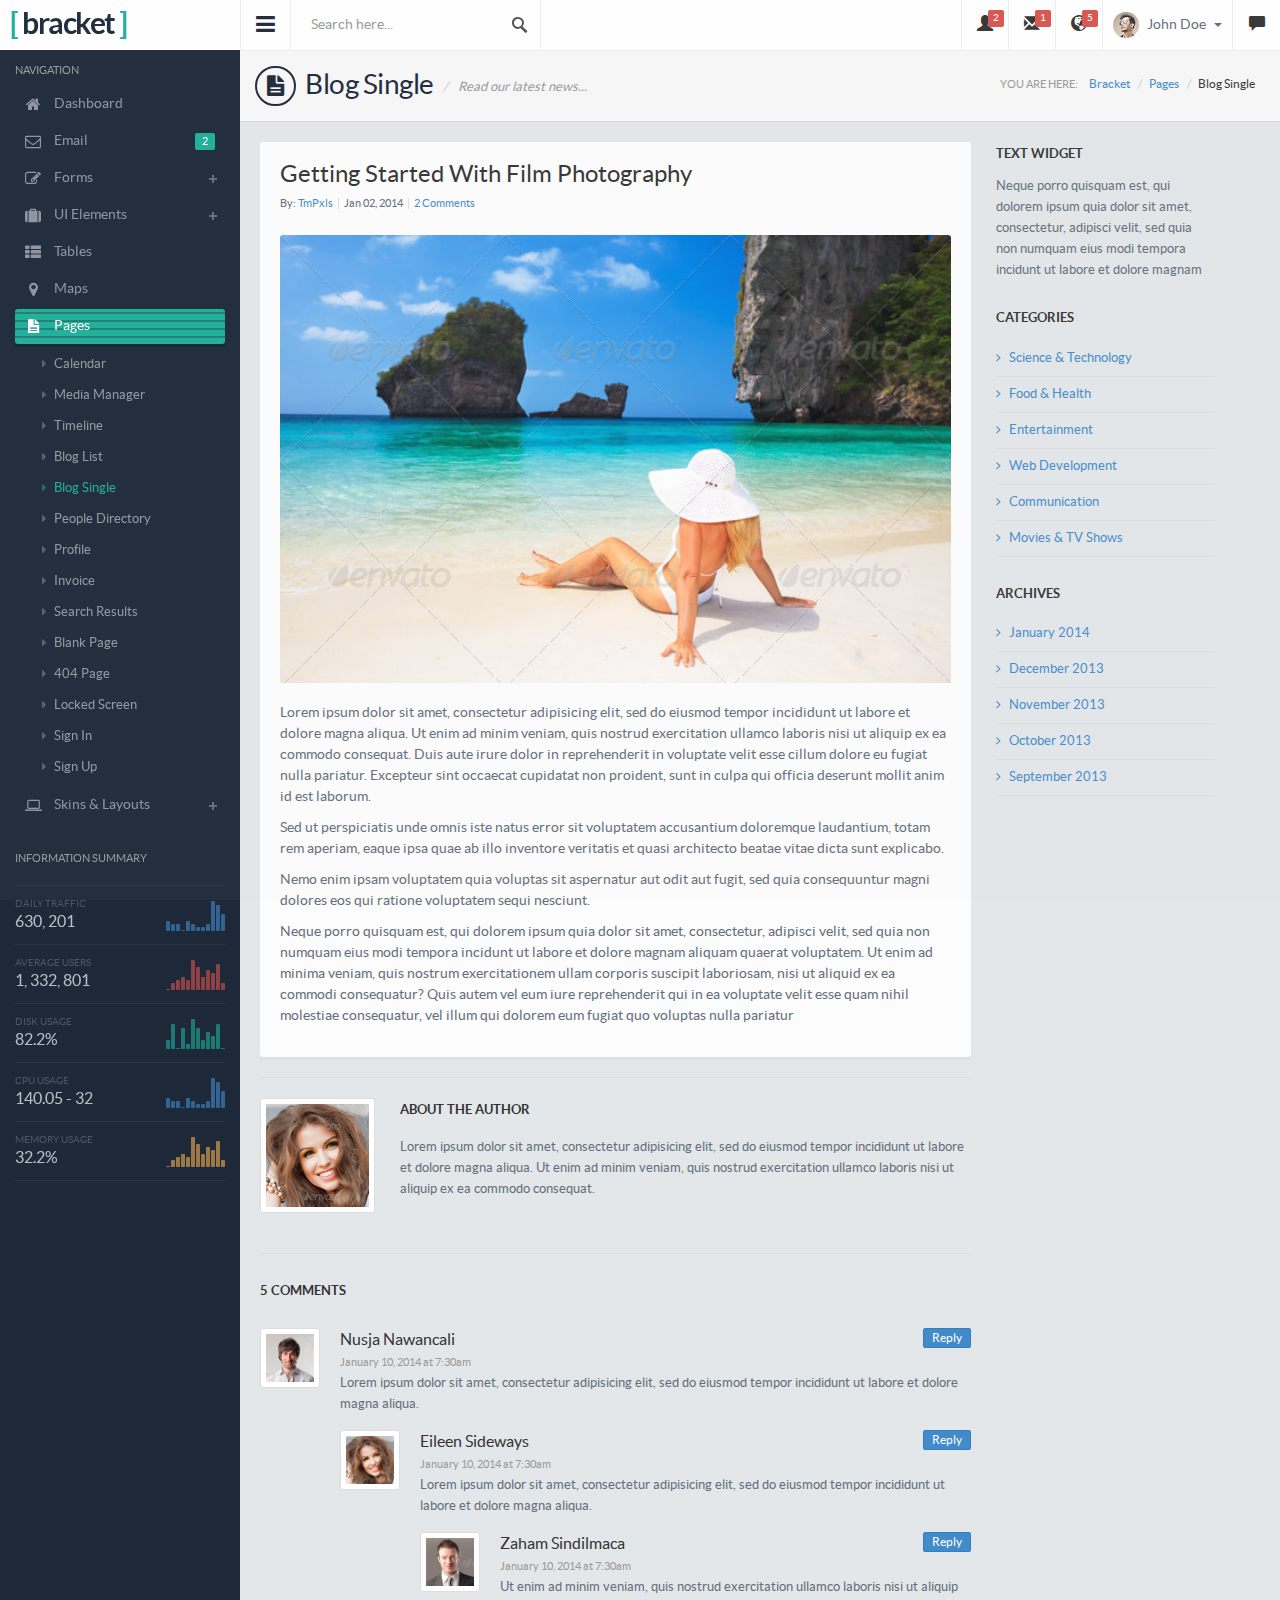
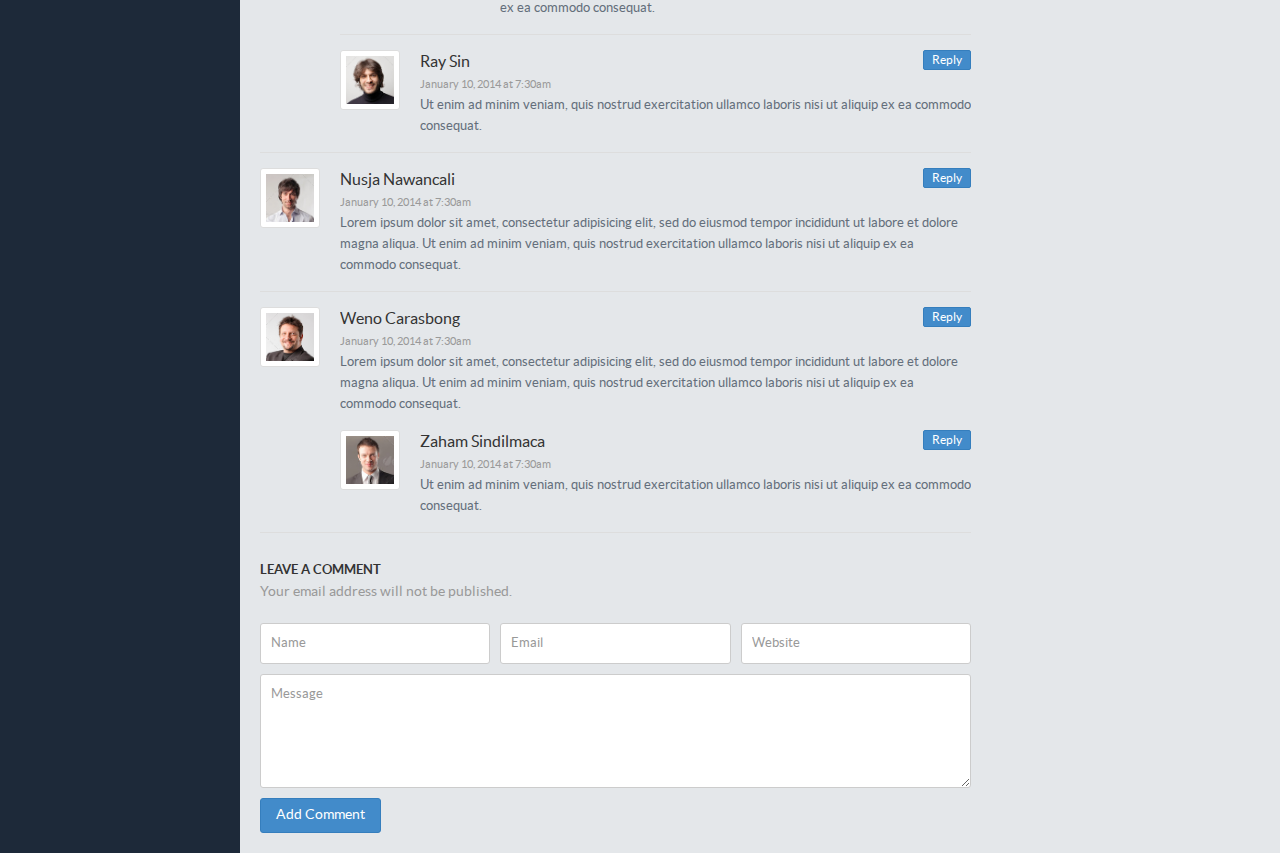
<file: web/src/main/webapp/blog-single.html>
<!DOCTYPE html>
<html lang="en">
<head>
  <meta charset="utf-8">
  <meta name="viewport" content="width=device-width, initial-scale=1.0, maximum-scale=1.0">
  <meta name="description" content="">
  <meta name="author" content="">
  <link rel="shortcut icon" href="images/favicon.png" type="image/png">

  <title>Bracket Responsive Bootstrap3 Admin</title>

  <link href="css/style.default.css" rel="stylesheet">

  <!-- HTML5 shim and Respond.js IE8 support of HTML5 elements and media queries -->
  <!--[if lt IE 9]>
  <script src="js/html5shiv.js"></script>
  <script src="js/respond.min.js"></script>
  <![endif]-->
</head>

<body>


 



<!-- Preloader -->
<div id="preloader">
    <div id="status"><i class="fa fa-spinner fa-spin"></i></div>
</div>

<section>
  
  <div class="leftpanel">
    
    <div class="logopanel">
        <h1><span>[</span> bracket <span>]</span></h1>
    </div><!-- logopanel -->
    
    <div class="leftpanelinner">
        
        <!-- This is only visible to small devices -->
        <div class="visible-xs hidden-sm hidden-md hidden-lg">   
            <div class="media userlogged">
                <img alt="" src="images/photos/loggeduser.png" class="media-object">
                <div class="media-body">
                    <h4>John Doe</h4>
                    <span>"Life is so..."</span>
                </div>
            </div>
          
            <h5 class="sidebartitle actitle">Account</h5>
            <ul class="nav nav-pills nav-stacked nav-bracket mb30">
              <li><a href="profile.html"><i class="fa fa-user"></i> <span>Profile</span></a></li>
              <li><a href=""><i class="fa fa-cog"></i> <span>Account Settings</span></a></li>
              <li><a href=""><i class="fa fa-question-circle"></i> <span>Help</span></a></li>
              <li><a href="signout.html"><i class="fa fa-sign-out"></i> <span>Sign Out</span></a></li>
            </ul>
        </div>
      
      <h5 class="sidebartitle">Navigation</h5>
      <ul class="nav nav-pills nav-stacked nav-bracket">
        <li><a href="index.html"><i class="fa fa-home"></i> <span>Dashboard</span></a></li>
        <li><a href="email.html"><span class="pull-right badge badge-success">2</span><i class="fa fa-envelope-o"></i> <span>Email</span></a></li>
        <li class="nav-parent"><a href=""><i class="fa fa-edit"></i> <span>Forms</span></a>
          <ul class="children">
            <li><a href="general-forms.html"><i class="fa fa-caret-right"></i> General Forms</a></li>
            <li><a href="form-layouts.html"><i class="fa fa-caret-right"></i> Form Layouts</a></li>
            <li><a href="form-validation.html"><i class="fa fa-caret-right"></i> Form Validation</a></li>
            <li><a href="form-wizards.html"><i class="fa fa-caret-right"></i> Form Wizards</a></li>
            <li><a href="wysiwyg.html"><span class="pull-right badge badge-danger">updated</span><i class="fa fa-caret-right"></i> Text Editor</a></li>
            <li><a href="code-editor.html"><span class="pull-right badge badge-info">new</span><i class="fa fa-caret-right"></i> Code Editor</a></li>
          </ul>
        </li>
        <li class="nav-parent"><a href=""><i class="fa fa-suitcase"></i> <span>UI Elements</span></a>
          <ul class="children">
            <li><a href="buttons.html"><i class="fa fa-caret-right"></i> Buttons</a></li>
            <li><a href="icons.html"><i class="fa fa-caret-right"></i> Icons</a></li>
            <li><a href="typography.html"><i class="fa fa-caret-right"></i> Typography</a></li>
            <li><a href="alerts.html"><i class="fa fa-caret-right"></i> Alerts &amp; Notifications</a></li>
            <li><a href="modals.html"><span class="pull-right badge badge-info">new</span><i class="fa fa-caret-right"></i> Modals</a></li>
            <li><a href="tabs-accordions.html"><i class="fa fa-caret-right"></i> Tabs &amp; Accordions</a></li>
            <li><a href="sliders.html"><i class="fa fa-caret-right"></i> Sliders</a></li>
            <li><a href="graphs.html"><i class="fa fa-caret-right"></i> Graphs &amp; Charts</a></li>
            <li><a href="widgets.html"><span class="pull-right badge badge-danger">updated</span><i class="fa fa-caret-right"></i> Panels &amp; Widgets</a></li>
            <li><a href="extras.html"><i class="fa fa-caret-right"></i> Extras</a></li>
          </ul>
        </li>
        <li><a href="tables.html"><i class="fa fa-th-list"></i> <span>Tables</span></a></li>
        <li><a href="maps.html"><i class="fa fa-map-marker"></i> <span>Maps</span></a></li>
        <li class="nav-parent nav-active active"><a href=""><i class="fa fa-file-text"></i> <span>Pages</span></a>
          <ul class="children" style="display: block;">
            <li><a href="calendar.html"><i class="fa fa-caret-right"></i> Calendar</a></li>
            <li><a href="media-manager.html"><i class="fa fa-caret-right"></i> Media Manager</a></li>
            <li><a href="timeline.html"><i class="fa fa-caret-right"></i> Timeline</a></li>
            <li><a href="blog-list.html"><i class="fa fa-caret-right"></i> Blog List</a></li>
            <li class="active"><a href="blog-single.html"><i class="fa fa-caret-right"></i> Blog Single</a></li>
            <li><a href="people-directory.html"><i class="fa fa-caret-right"></i> People Directory</a></li>
            <li><a href="profile.html"><i class="fa fa-caret-right"></i> Profile</a></li>
            <li><a href="invoice.html"><i class="fa fa-caret-right"></i> Invoice</a></li>
            <li><a href="search-results.html"><i class="fa fa-caret-right"></i> Search Results</a></li>
            <li><a href="blank.html"><i class="fa fa-caret-right"></i> Blank Page</a></li>
            <li><a href="notfound.html"><i class="fa fa-caret-right"></i> 404 Page</a></li>
            <li><a href="locked.html"><i class="fa fa-caret-right"></i> Locked Screen</a></li>
            <li><a href="signin.html"><i class="fa fa-caret-right"></i> Sign In</a></li>
            <li><a href="signup.html"><i class="fa fa-caret-right"></i> Sign Up</a></li>
          </ul>
        </li>
        <li class="nav-parent"><a href="layouts.html"><i class="fa fa-laptop"></i> <span>Skins &amp; Layouts</span></a>
            <ul class="children">
                <li><a href="layouts.html"><i class="fa fa-caret-right"></i> General Layouts</a></li>
                <li><a href="horizontal-menu.html"><i class="fa fa-caret-right"></i> Top Menu</a></li>
                <li><a href="horizontal-menu2.html"><i class="fa fa-caret-right"></i> Top Menu w/ Sidebar</a></li>
                <li><a href="fixed-width.html"><i class="fa fa-caret-right"></i> Fixed Width Page</a></li>
                <li><a href="fixed-width2.html"><span class="pull-right badge badge-info">new</span><i class="fa fa-caret-right"></i> Fixed Width w/ Menu</a></li>
            </ul>
        </li>
      </ul>
      
      <div class="infosummary">
        <h5 class="sidebartitle">Information Summary</h5>    
        <ul>
            <li>
                <div class="datainfo">
                    <span class="text-muted">Daily Traffic</span>
                    <h4>630, 201</h4>
                </div>
                <div id="sidebar-chart" class="chart"></div>   
            </li>
            <li>
                <div class="datainfo">
                    <span class="text-muted">Average Users</span>
                    <h4>1, 332, 801</h4>
                </div>
                <div id="sidebar-chart2" class="chart"></div>   
            </li>
            <li>
                <div class="datainfo">
                    <span class="text-muted">Disk Usage</span>
                    <h4>82.2%</h4>
                </div>
                <div id="sidebar-chart3" class="chart"></div>   
            </li>
            <li>
                <div class="datainfo">
                    <span class="text-muted">CPU Usage</span>
                    <h4>140.05 - 32</h4>
                </div>
                <div id="sidebar-chart4" class="chart"></div>   
            </li>
            <li>
                <div class="datainfo">
                    <span class="text-muted">Memory Usage</span>
                    <h4>32.2%</h4>
                </div>
                <div id="sidebar-chart5" class="chart"></div>   
            </li>
        </ul>
      </div><!-- infosummary -->
      
    </div><!-- leftpanelinner -->
  </div><!-- leftpanel -->
  
  <div class="mainpanel">
    
    <div class="headerbar">
      
      <a class="menutoggle"><i class="fa fa-bars"></i></a>
      
      <form class="searchform" action="index.html" method="post">
        <input type="text" class="form-control" name="keyword" placeholder="Search here..." />
      </form>
      
      <div class="header-right">
        <ul class="headermenu">
          <li>
            <div class="btn-group">
              <button class="btn btn-default dropdown-toggle tp-icon" data-toggle="dropdown">
                <i class="glyphicon glyphicon-user"></i>
                <span class="badge">2</span>
              </button>
              <div class="dropdown-menu dropdown-menu-head pull-right">
                <h5 class="title">2 Newly Registered Users</h5>
                <ul class="dropdown-list user-list">
                  <li class="new">
                    <div class="thumb"><a href=""><img src="images/photos/user1.png" alt="" /></a></div>
                    <div class="desc">
                      <h5><a href="">Draniem Daamul (@draniem)</a> <span class="badge badge-success">new</span></h5>
                    </div>
                  </li>
                  <li class="new">
                    <div class="thumb"><a href=""><img src="images/photos/user2.png" alt="" /></a></div>
                    <div class="desc">
                      <h5><a href="">Zaham Sindilmaca (@zaham)</a> <span class="badge badge-success">new</span></h5>
                    </div>
                  </li>
                  <li>
                    <div class="thumb"><a href=""><img src="images/photos/user3.png" alt="" /></a></div>
                    <div class="desc">
                      <h5><a href="">Weno Carasbong (@wenocar)</a></h5>
                    </div>
                  </li>
                  <li>
                    <div class="thumb"><a href=""><img src="images/photos/user4.png" alt="" /></a></div>
                    <div class="desc">
                      <h5><a href="">Nusja Nawancali (@nusja)</a></h5>
                    </div>
                  </li>
                  <li>
                    <div class="thumb"><a href=""><img src="images/photos/user5.png" alt="" /></a></div>
                    <div class="desc">
                      <h5><a href="">Lane Kitmari (@lane_kitmare)</a></h5>
                    </div>
                  </li>
                  <li class="new"><a href="">See All Users</a></li>
                </ul>
              </div>
            </div>
          </li>
          <li>
            <div class="btn-group">
              <button class="btn btn-default dropdown-toggle tp-icon" data-toggle="dropdown">
                <i class="glyphicon glyphicon-envelope"></i>
                <span class="badge">1</span>
              </button>
              <div class="dropdown-menu dropdown-menu-head pull-right">
                <h5 class="title">You Have 1 New Message</h5>
                <ul class="dropdown-list gen-list">
                  <li class="new">
                    <a href="">
                    <span class="thumb"><img src="images/photos/user1.png" alt="" /></span>
                    <span class="desc">
                      <span class="name">Draniem Daamul <span class="badge badge-success">new</span></span>
                      <span class="msg">Lorem ipsum dolor sit amet...</span>
                    </span>
                    </a>
                  </li>
                  <li>
                    <a href="">
                    <span class="thumb"><img src="images/photos/user2.png" alt="" /></span>
                    <span class="desc">
                      <span class="name">Nusja Nawancali</span>
                      <span class="msg">Lorem ipsum dolor sit amet...</span>
                    </span>
                    </a>
                  </li>
                  <li>
                    <a href="">
                    <span class="thumb"><img src="images/photos/user3.png" alt="" /></span>
                    <span class="desc">
                      <span class="name">Weno Carasbong</span>
                      <span class="msg">Lorem ipsum dolor sit amet...</span>
                    </span>
                    </a>
                  </li>
                  <li>
                    <a href="">
                    <span class="thumb"><img src="images/photos/user4.png" alt="" /></span>
                    <span class="desc">
                      <span class="name">Zaham Sindilmaca</span>
                      <span class="msg">Lorem ipsum dolor sit amet...</span>
                    </span>
                    </a>
                  </li>
                  <li>
                    <a href="">
                    <span class="thumb"><img src="images/photos/user5.png" alt="" /></span>
                    <span class="desc">
                      <span class="name">Veno Leongal</span>
                      <span class="msg">Lorem ipsum dolor sit amet...</span>
                    </span>
                    </a>
                  </li>
                  <li class="new"><a href="">Read All Messages</a></li>
                </ul>
              </div>
            </div>
          </li>
          <li>
            <div class="btn-group">
              <button class="btn btn-default dropdown-toggle tp-icon" data-toggle="dropdown">
                <i class="glyphicon glyphicon-globe"></i>
                <span class="badge">5</span>
              </button>
              <div class="dropdown-menu dropdown-menu-head pull-right">
                <h5 class="title">You Have 5 New Notifications</h5>
                <ul class="dropdown-list gen-list">
                  <li class="new">
                    <a href="">
                    <span class="thumb"><img src="images/photos/user4.png" alt="" /></span>
                    <span class="desc">
                      <span class="name">Zaham Sindilmaca <span class="badge badge-success">new</span></span>
                      <span class="msg">is now following you</span>
                    </span>
                    </a>
                  </li>
                  <li class="new">
                    <a href="">
                    <span class="thumb"><img src="images/photos/user5.png" alt="" /></span>
                    <span class="desc">
                      <span class="name">Weno Carasbong <span class="badge badge-success">new</span></span>
                      <span class="msg">is now following you</span>
                    </span>
                    </a>
                  </li>
                  <li class="new">
                    <a href="">
                    <span class="thumb"><img src="images/photos/user3.png" alt="" /></span>
                    <span class="desc">
                      <span class="name">Veno Leongal <span class="badge badge-success">new</span></span>
                      <span class="msg">likes your recent status</span>
                    </span>
                    </a>
                  </li>
                  <li class="new">
                    <a href="">
                    <span class="thumb"><img src="images/photos/user3.png" alt="" /></span>
                    <span class="desc">
                      <span class="name">Nusja Nawancali <span class="badge badge-success">new</span></span>
                      <span class="msg">downloaded your work</span>
                    </span>
                    </a>
                  </li>
                  <li class="new">
                    <a href="">
                    <span class="thumb"><img src="images/photos/user3.png" alt="" /></span>
                    <span class="desc">
                      <span class="name">Nusja Nawancali <span class="badge badge-success">new</span></span>
                      <span class="msg">send you 2 messages</span>
                    </span>
                    </a>
                  </li>
                  <li class="new"><a href="">See All Notifications</a></li>
                </ul>
              </div>
            </div>
          </li>
          <li>
            <div class="btn-group">
              <button type="button" class="btn btn-default dropdown-toggle" data-toggle="dropdown">
                <img src="images/photos/loggeduser.png" alt="" />
                John Doe
                <span class="caret"></span>
              </button>
              <ul class="dropdown-menu dropdown-menu-usermenu pull-right">
                <li><a href="profile.html"><i class="glyphicon glyphicon-user"></i> My Profile</a></li>
                <li><a href="#"><i class="glyphicon glyphicon-cog"></i> Account Settings</a></li>
                <li><a href="#"><i class="glyphicon glyphicon-question-sign"></i> Help</a></li>
                <li><a href="signin.html"><i class="glyphicon glyphicon-log-out"></i> Log Out</a></li>
              </ul>
            </div>
          </li>
          <li>
            <button id="chatview" class="btn btn-default tp-icon chat-icon">
                <i class="glyphicon glyphicon-comment"></i>
            </button>
          </li>
        </ul>
      </div><!-- header-right -->
      
    </div><!-- headerbar -->
        
    <div class="pageheader">
      <h2><i class="fa fa-file-text"></i> Blog Single <span>Read our latest news...</span></h2>
      <div class="breadcrumb-wrapper">
        <span class="label">You are here:</span>
        <ol class="breadcrumb">
          <li><a href="index.html">Bracket</a></li>
          <li><a href="index.html">Pages</a></li>
          <li class="active">Blog Single</li>
        </ol>
      </div>
    </div>
    
    <div class="contentpanel">
      
      <div class="row blog-content">
      <div class="col-sm-9">
        
        <div class="panel panel-default panel-blog">
          <div class="panel-body">
            <h3 class="blogsingle-title">Getting Started With Film Photography</h3>
            
            <ul class="blog-meta">
              <li>By: <a href="">TmPxls</a></li>
              <li>Jan 02, 2014</li>
              <li><a href="">2 Comments</a></li>
            </ul>
            
            <br />
            <div class="blog-img"><img src="images/photos/blog1.jpg" class="img-responsive" alt="" /></div>
            <div class="mb20"></div>
            
            <p>Lorem ipsum dolor sit amet, consectetur adipisicing elit, sed do eiusmod tempor incididunt ut labore et dolore magna aliqua. Ut enim ad minim veniam, quis nostrud exercitation ullamco laboris nisi ut aliquip ex ea commodo consequat. Duis aute irure dolor in reprehenderit in voluptate velit esse cillum dolore eu fugiat nulla pariatur. Excepteur sint occaecat cupidatat non proident, sunt in culpa qui officia deserunt mollit anim id est laborum.</p>
            <p>Sed ut perspiciatis unde omnis iste natus error sit voluptatem accusantium doloremque laudantium, totam rem aperiam, eaque ipsa quae ab illo inventore veritatis et quasi architecto beatae vitae dicta sunt explicabo.</p>
            <p>Nemo enim ipsam voluptatem quia voluptas sit aspernatur aut odit aut fugit, sed quia consequuntur magni dolores eos qui ratione voluptatem sequi nesciunt.</p>
            <p>Neque porro quisquam est, qui dolorem ipsum quia dolor sit amet, consectetur, adipisci velit, sed quia non numquam eius modi tempora incidunt ut labore et dolore magnam aliquam quaerat voluptatem. Ut enim ad minima veniam, quis nostrum exercitationem ullam corporis suscipit laboriosam, nisi ut aliquid ex ea commodi consequatur? Quis autem vel eum iure reprehenderit qui in ea voluptate velit esse quam nihil molestiae consequatur, vel illum qui dolorem eum fugiat quo voluptas nulla pariatur</p>  
          
          </div><!-- panel-body -->
        </div><!-- panel -->
        
        <div class="authorpanel">
          <div class="media">
            <a class="pull-left" href="#">
              <img class="media-object thumbnail" src="images/photos/userprofile.png" alt="" />
            </a>
            <div class="media-body event-body">
              <h4 class="subtitle">About The Author</h4>
              <p>Lorem ipsum dolor sit amet, consectetur adipisicing elit, sed do eiusmod tempor incididunt ut labore et dolore magna aliqua. Ut enim ad minim veniam, quis nostrud exercitation ullamco laboris nisi ut aliquip ex ea commodo consequat.</p>
            </div>
          </div><!-- media -->
        </div><!-- authorpanel -->
        
        <div class="mb30"></div>
        <h5 class="subtitle">5 Comments</h5>
        <div class="mb30"></div>
        
        <ul class="media-list comment-list">
          
          <li class="media">
            <a class="pull-left" href="#">
              <img class="media-object thumbnail" src="images/photos/user1.png" alt="" />
            </a>
            <div class="media-body">
              <a href="" class="btn btn-primary btn-xs pull-right reply">Reply</a>
              <h4>Nusja Nawancali</h4>
              <small class="text-muted">January 10, 2014 at 7:30am</small>
              <p>Lorem ipsum dolor sit amet, consectetur adipisicing elit, sed do eiusmod tempor incididunt ut labore et dolore magna aliqua.</p>
              
              <div class="media">
                <a class="pull-left" href="#">
                  <img class="media-object thumbnail" src="images/photos/userprofile.png" alt="" />
                </a>
                <div class="media-body">
                  <a href="" class="btn btn-primary btn-xs pull-right reply">Reply</a>
                  <h4>Eileen Sideways</h4>
                  <small class="text-muted">January 10, 2014 at 7:30am</small>
                  <p>Lorem ipsum dolor sit amet, consectetur adipisicing elit, sed do eiusmod tempor incididunt ut labore et dolore magna aliqua.</p>
                
                  <div class="media">
                    <a class="pull-left" href="#">
                      <img class="media-object thumbnail" src="images/photos/user3.png" alt="" />
                    </a>
                    <div class="media-body">
                      <a href="" class="btn btn-primary btn-xs pull-right reply">Reply</a>
                      <h4>Zaham Sindilmaca</h4>
                      <small class="text-muted">January 10, 2014 at 7:30am</small>
                      <p>Ut enim ad minim veniam, quis nostrud exercitation ullamco laboris nisi ut aliquip ex ea commodo consequat.</p>
                    </div>
                  </div><!-- media -->
                
                </div><!-- media-body -->
              </div><!-- media -->
              
              <div class="media">
                <a class="pull-left" href="#">
                  <img class="media-object thumbnail" src="images/photos/user2.png" alt="" />
                </a>
                <div class="media-body">
                  <a href="" class="btn btn-primary btn-xs pull-right reply">Reply</a>
                  <h4>Ray Sin</h4>
                  <small class="text-muted">January 10, 2014 at 7:30am</small>
                  <p>Ut enim ad minim veniam, quis nostrud exercitation ullamco laboris nisi ut aliquip ex ea commodo consequat.</p>
                </div>
              </div><!-- media -->
              
            </div><!-- media-body -->
            
          </li><!-- media -->
          
          <li class="media">
            <a class="pull-left" href="#">
              <img class="media-object thumbnail" src="images/photos/user1.png" alt="" />
            </a>
            <div class="media-body">
              <a href="" class="btn btn-primary btn-xs pull-right reply">Reply</a>
              <h4>Nusja Nawancali</h4>
              <small class="text-muted">January 10, 2014 at 7:30am</small>
              <p>Lorem ipsum dolor sit amet, consectetur adipisicing elit, sed do eiusmod tempor incididunt ut labore et dolore magna aliqua. Ut enim ad minim veniam, quis nostrud exercitation ullamco laboris nisi ut aliquip ex ea commodo consequat.</p>
            </div>
          </li><!-- media -->
          
          <li class="media">
            <a class="pull-left" href="#">
              <img class="media-object thumbnail" src="images/photos/user4.png" alt="" />
            </a>
            <div class="media-body">
              <a href="" class="btn btn-primary btn-xs pull-right reply">Reply</a>
              <h4>Weno Carasbong</h4>
              <small class="text-muted">January 10, 2014 at 7:30am</small>
              <p>Lorem ipsum dolor sit amet, consectetur adipisicing elit, sed do eiusmod tempor incididunt ut labore et dolore magna aliqua. Ut enim ad minim veniam, quis nostrud exercitation ullamco laboris nisi ut aliquip ex ea commodo consequat.</p>
            
              <div class="media">
                <a class="pull-left" href="#">
                  <img class="media-object thumbnail" src="images/photos/user3.png" alt="" />
                </a>
                <div class="media-body">
                  <a href="" class="btn btn-primary btn-xs pull-right reply">Reply</a>
                  <h4>Zaham Sindilmaca</h4>
                  <small class="text-muted">January 10, 2014 at 7:30am</small>
                  <p>Ut enim ad minim veniam, quis nostrud exercitation ullamco laboris nisi ut aliquip ex ea commodo consequat.</p>
                </div>
              </div><!-- media -->
                  
            </div>
          </li><!-- media -->
          
        </ul><!-- comment-list -->
        
        <div class="mb30"></div>
        <h5 class="subtitle mb5">Leave A Comment</h5>
        <p class="text-muted">Your email address will not be published.</p>
        <div class="mb20"></div>
        
        <form>
              <div class="row row-pad-5">
                <div class="col-lg-4">
                  <input type="text" class="form-control" placeholder="Name" name="name">
                </div>
                <div class="col-lg-4">
                  <input type="email" class="form-control" placeholder="Email" name="email">
                </div>
                <div class="col-lg-4">
                  <input type="url" class="form-control" placeholder="Website" name="website">
                </div>
              </div><!-- row -->
              <textarea placeholder="Message" rows="5" class="form-control"></textarea>
              <div class="mb10"></div>
              <button class="btn btn-primary">Add Comment</button>
            </form>
      
      </div><!-- col-sm-8 -->
      
      <div class="col-sm-3">
        <div class="blog-sidebar">
          
          <h5 class="subtitle">Text Widget</h5>
          <p>Neque porro quisquam est, qui dolorem ipsum quia dolor sit amet, consectetur, adipisci velit, sed quia non numquam eius modi tempora incidunt ut labore et dolore magnam</p>
          
          <div class="mb30"></div>
          
          <h5 class="subtitle">Categories</h5>
          <ul class="sidebar-list">
            <li><a href=""><i class="fa fa-angle-right"></i> Science &amp; Technology</a></li>
            <li><a href=""><i class="fa fa-angle-right"></i> Food &amp; Health</a></li>
            <li><a href=""><i class="fa fa-angle-right"></i> Entertainment</a></li>
            <li><a href=""><i class="fa fa-angle-right"></i> Web Development</a></li>
            <li><a href=""><i class="fa fa-angle-right"></i> Communication</a></li>
            <li><a href=""><i class="fa fa-angle-right"></i> Movies &amp; TV Shows</a></li>
          </ul>
          
          <div class="mb30"></div>
          
          <h5 class="subtitle">Archives</h5>
          <ul class="sidebar-list">
            <li><a href=""><i class="fa fa-angle-right"></i> January 2014</a></li>
            <li><a href=""><i class="fa fa-angle-right"></i> December 2013</a></li>
            <li><a href=""><i class="fa fa-angle-right"></i> November 2013</a></li>
            <li><a href=""><i class="fa fa-angle-right"></i> October 2013</a></li>
            <li><a href=""><i class="fa fa-angle-right"></i> September 2013</a></li>
          </ul>
          
        </div><!-- blog-sidebar -->
        
      </div><!-- col-sm-4 -->
      
      </div><!-- row -->
      
    </div><!-- contentpanel -->
    
  </div><!-- mainpanel -->
  
  <div class="rightpanel">
    <!-- Nav tabs -->
    <ul class="nav nav-tabs nav-justified">
        <li class="active"><a href="#rp-alluser" data-toggle="tab"><i class="fa fa-users"></i></a></li>
        <li><a href="#rp-favorites" data-toggle="tab"><i class="fa fa-heart"></i></a></li>
        <li><a href="#rp-history" data-toggle="tab"><i class="fa fa-clock-o"></i></a></li>
        <li><a href="#rp-settings" data-toggle="tab"><i class="fa fa-gear"></i></a></li>
    </ul>
        
    <!-- Tab panes -->
    <div class="tab-content">
        <div class="tab-pane active" id="rp-alluser">
            <h5 class="sidebartitle">Online Users</h5>
            <ul class="chatuserlist">
                <li class="online">
                    <div class="media">
                        <a href="#" class="pull-left media-thumb">
                            <img alt="" src="images/photos/userprofile.png" class="media-object">
                        </a>
                        <div class="media-body">
                            <strong>Eileen Sideways</strong>
                            <small>Los Angeles, CA</small>
                        </div>
                    </div><!-- media -->
                </li>
                <li class="online">
                    <div class="media">
                        <a href="#" class="pull-left media-thumb">
                            <img alt="" src="images/photos/user1.png" class="media-object">
                        </a>
                        <div class="media-body">
                            <span class="pull-right badge badge-danger">2</span>
                            <strong>Zaham Sindilmaca</strong>
                            <small>San Francisco, CA</small>
                        </div>
                    </div><!-- media -->
                </li>
                <li class="online">
                    <div class="media">
                        <a href="#" class="pull-left media-thumb">
                            <img alt="" src="images/photos/user2.png" class="media-object">
                        </a>
                        <div class="media-body">
                            <strong>Nusja Nawancali</strong>
                            <small>Bangkok, Thailand</small>
                        </div>
                    </div><!-- media -->
                </li>
                <li class="online">
                    <div class="media">
                        <a href="#" class="pull-left media-thumb">
                            <img alt="" src="images/photos/user3.png" class="media-object">
                        </a>
                        <div class="media-body">
                            <strong>Renov Leongal</strong>
                            <small>Cebu City, Philippines</small>
                        </div>
                    </div><!-- media -->
                </li>
                <li class="online">
                    <div class="media">
                        <a href="#" class="pull-left media-thumb">
                            <img alt="" src="images/photos/user4.png" class="media-object">
                        </a>
                        <div class="media-body">
                            <strong>Weno Carasbong</strong>
                            <small>Tokyo, Japan</small>
                        </div>
                    </div><!-- media -->
                </li>
            </ul>
            
            <div class="mb30"></div>
            
            <h5 class="sidebartitle">Offline Users</h5>
            <ul class="chatuserlist">
                <li>
                    <div class="media">
                        <a href="#" class="pull-left media-thumb">
                            <img alt="" src="images/photos/user5.png" class="media-object">
                        </a>
                        <div class="media-body">
                            <strong>Eileen Sideways</strong>
                            <small>Los Angeles, CA</small>
                        </div>
                    </div><!-- media -->
                </li>
                <li>
                    <div class="media">
                        <a href="#" class="pull-left media-thumb">
                            <img alt="" src="images/photos/user2.png" class="media-object">
                        </a>
                        <div class="media-body">
                            <strong>Zaham Sindilmaca</strong>
                            <small>San Francisco, CA</small>
                        </div>
                    </div><!-- media -->
                </li>
                <li>
                    <div class="media">
                        <a href="#" class="pull-left media-thumb">
                            <img alt="" src="images/photos/user3.png" class="media-object">
                        </a>
                        <div class="media-body">
                            <strong>Nusja Nawancali</strong>
                            <small>Bangkok, Thailand</small>
                        </div>
                    </div><!-- media -->
                </li>
                <li>
                    <div class="media">
                        <a href="#" class="pull-left media-thumb">
                            <img alt="" src="images/photos/user4.png" class="media-object">
                        </a>
                        <div class="media-body">
                            <strong>Renov Leongal</strong>
                            <small>Cebu City, Philippines</small>
                        </div>
                    </div><!-- media -->
                </li>
                <li>
                    <div class="media">
                        <a href="#" class="pull-left media-thumb">
                            <img alt="" src="images/photos/user5.png" class="media-object">
                        </a>
                        <div class="media-body">
                            <strong>Weno Carasbong</strong>
                            <small>Tokyo, Japan</small>
                        </div>
                    </div><!-- media -->
                </li>
                <li>
                    <div class="media">
                        <a href="#" class="pull-left media-thumb">
                            <img alt="" src="images/photos/user4.png" class="media-object">
                        </a>
                        <div class="media-body">
                            <strong>Renov Leongal</strong>
                            <small>Cebu City, Philippines</small>
                        </div>
                    </div><!-- media -->
                </li>
                <li>
                    <div class="media">
                        <a href="#" class="pull-left media-thumb">
                            <img alt="" src="images/photos/user5.png" class="media-object">
                        </a>
                        <div class="media-body">
                            <strong>Weno Carasbong</strong>
                            <small>Tokyo, Japan</small>
                        </div>
                    </div><!-- media -->
                </li>
            </ul>
        </div>
        <div class="tab-pane" id="rp-favorites">
            <h5 class="sidebartitle">Favorites</h5>
            <ul class="chatuserlist">
                <li class="online">
                    <div class="media">
                        <a href="#" class="pull-left media-thumb">
                            <img alt="" src="images/photos/user2.png" class="media-object">
                        </a>
                        <div class="media-body">
                            <strong>Eileen Sideways</strong>
                            <small>Los Angeles, CA</small>
                        </div>
                    </div><!-- media -->
                </li>
                <li>
                    <div class="media">
                        <a href="#" class="pull-left media-thumb">
                            <img alt="" src="images/photos/user1.png" class="media-object">
                        </a>
                        <div class="media-body">
                            <strong>Zaham Sindilmaca</strong>
                            <small>San Francisco, CA</small>
                        </div>
                    </div><!-- media -->
                </li>
                <li>
                    <div class="media">
                        <a href="#" class="pull-left media-thumb">
                            <img alt="" src="images/photos/user3.png" class="media-object">
                        </a>
                        <div class="media-body">
                            <strong>Nusja Nawancali</strong>
                            <small>Bangkok, Thailand</small>
                        </div>
                    </div><!-- media -->
                </li>
                <li class="online">
                    <div class="media">
                        <a href="#" class="pull-left media-thumb">
                            <img alt="" src="images/photos/user4.png" class="media-object">
                        </a>
                        <div class="media-body">
                            <strong>Renov Leongal</strong>
                            <small>Cebu City, Philippines</small>
                        </div>
                    </div><!-- media -->
                </li>
                <li class="online">
                    <div class="media">
                        <a href="#" class="pull-left media-thumb">
                            <img alt="" src="images/photos/user5.png" class="media-object">
                        </a>
                        <div class="media-body">
                            <strong>Weno Carasbong</strong>
                            <small>Tokyo, Japan</small>
                        </div>
                    </div><!-- media -->
                </li>
            </ul>
        </div>
        <div class="tab-pane" id="rp-history">
            <h5 class="sidebartitle">History</h5>
            <ul class="chatuserlist">
                <li class="online">
                    <div class="media">
                        <a href="#" class="pull-left media-thumb">
                            <img alt="" src="images/photos/user4.png" class="media-object">
                        </a>
                        <div class="media-body">
                            <strong>Eileen Sideways</strong>
                            <small>Hi hello, ctc?... would you mind if I go to your...</small>
                        </div>
                    </div><!-- media -->
                </li>
                <li>
                    <div class="media">
                        <a href="#" class="pull-left media-thumb">
                            <img alt="" src="images/photos/user2.png" class="media-object">
                        </a>
                        <div class="media-body">
                            <strong>Zaham Sindilmaca</strong>
                            <small>This is to inform you that your product that we...</small>
                        </div>
                    </div><!-- media -->
                </li>
                <li>
                    <div class="media">
                        <a href="#" class="pull-left media-thumb">
                            <img alt="" src="images/photos/user3.png" class="media-object">
                        </a>
                        <div class="media-body">
                            <strong>Nusja Nawancali</strong>
                            <small>Are you willing to have a long term relat...</small>
                        </div>
                    </div><!-- media -->
                </li>
            </ul>
        </div>
        <div class="tab-pane pane-settings" id="rp-settings">
            
            <h5 class="sidebartitle mb20">Settings</h5>
            <div class="form-group">
                <label class="col-xs-8 control-label">Show Offline Users</label>
                <div class="col-xs-4 control-label">
                    <div class="toggle toggle-success"></div>
                </div>
            </div>
            
            <div class="form-group">
                <label class="col-xs-8 control-label">Enable History</label>
                <div class="col-xs-4 control-label">
                    <div class="toggle toggle-success"></div>
                </div>
            </div>
            
            <div class="form-group">
                <label class="col-xs-8 control-label">Show Full Name</label>
                <div class="col-xs-4 control-label">
                    <div class="toggle-chat1 toggle-success"></div>
                </div>
            </div>
            
            <div class="form-group">
                <label class="col-xs-8 control-label">Show Location</label>
                <div class="col-xs-4 control-label">
                    <div class="toggle toggle-success"></div>
                </div>
            </div>
            
        </div><!-- tab-pane -->
        
    </div><!-- tab-content -->
  </div><!-- rightpanel -->
  
</section>


<script src="js/jquery-1.10.2.min.js"></script>
<script src="js/jquery-migrate-1.2.1.min.js"></script>
<script src="js/bootstrap.min.js"></script>
<script src="js/modernizr.min.js"></script>
<script src="js/jquery.sparkline.min.js"></script>
<script src="js/toggles.min.js"></script>
<script src="js/retina.min.js"></script>
<script src="js/jquery.cookies.js"></script>

<script src="js/custom.js"></script>
<script>
  jQuery(window).load(function(){
  
    var container = document.querySelector('#bloglist');
    var msnry = new Masonry( container, {
      // options
      columnWidth: '.col-xs-6',
      itemSelector: '.col-xs-6'
    });
  
  });
</script>

</body>
</html>
</file>
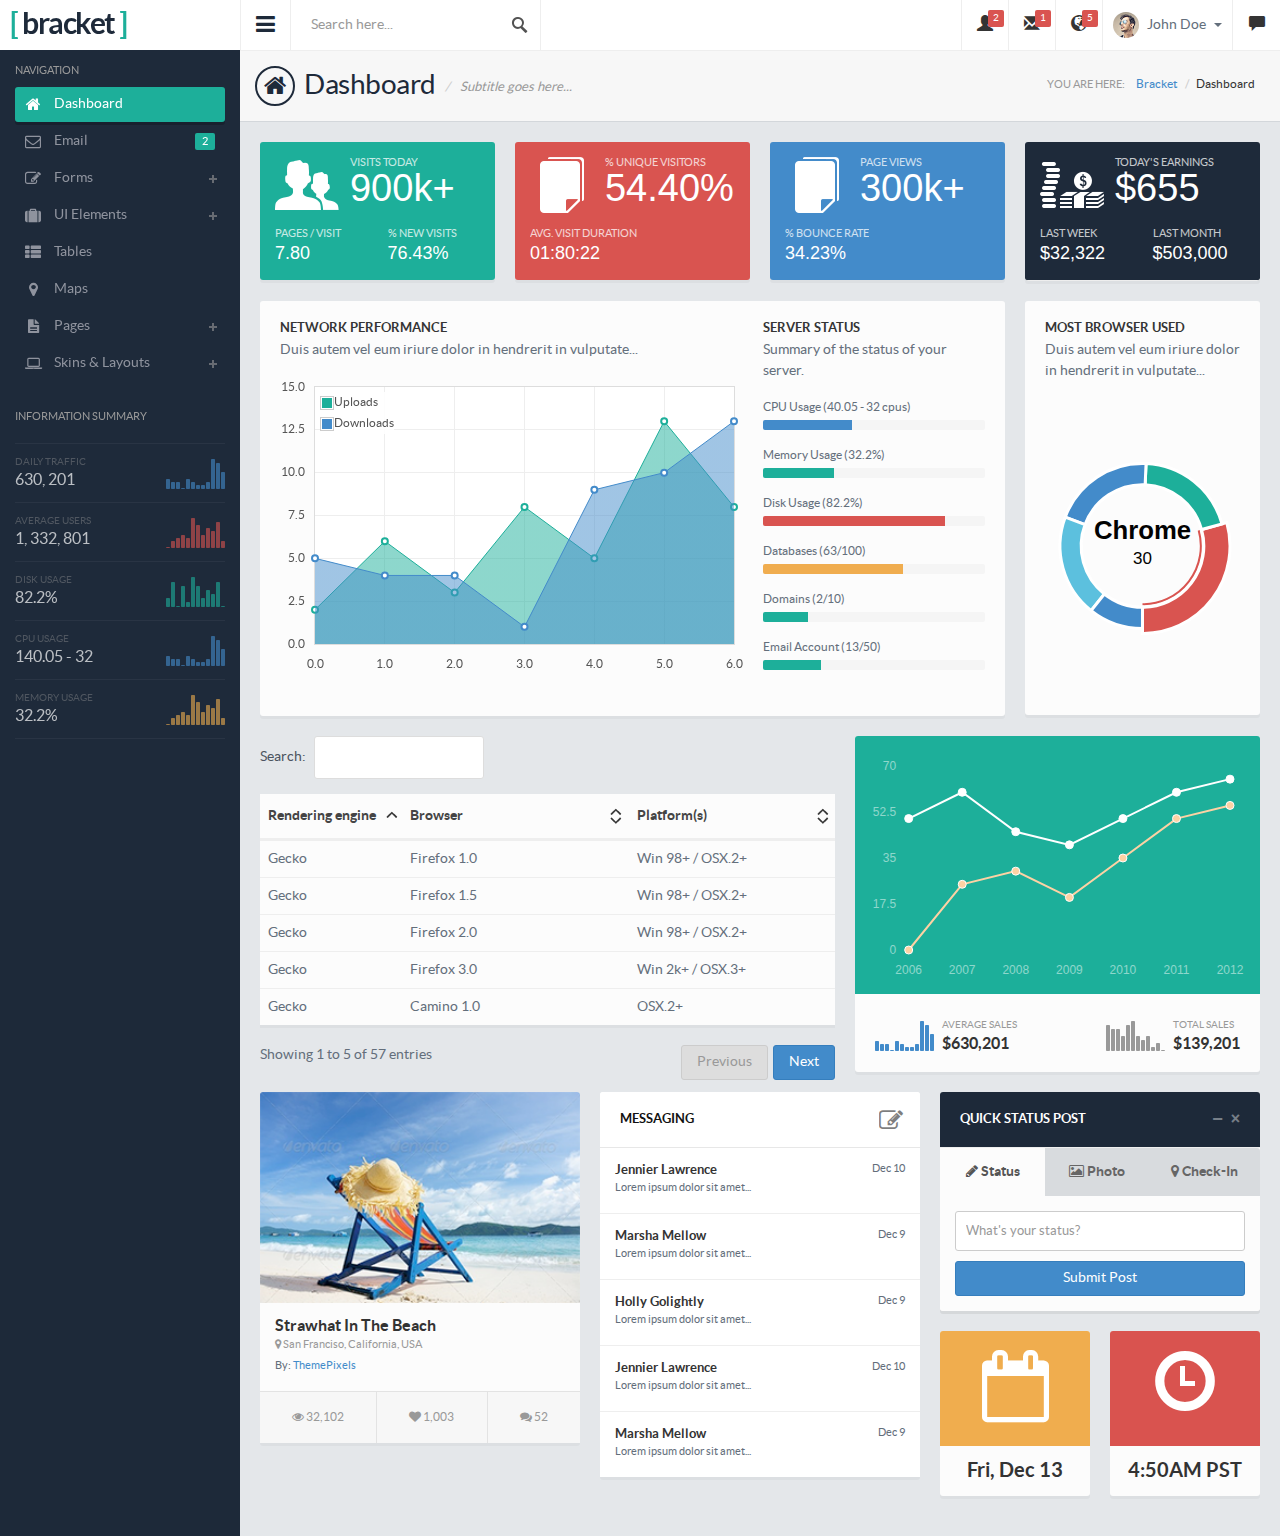
<file: web/src/main/webapp/bracket.html>
<!DOCTYPE html>
<html lang="en">
<head>
  <meta charset="utf-8">
  <meta name="viewport" content="width=device-width, initial-scale=1.0, maximum-scale=1.0">
  <meta name="description" content="">
  <meta name="author" content="">
  <link rel="shortcut icon" href="images/favicon.png" type="image/png">

  <title>Bracket Responsive Bootstrap3 Admin</title>

  <link href="css/style.default.css" rel="stylesheet">
  <link href="css/jquery.datatables.css" rel="stylesheet">

  <!-- HTML5 shim and Respond.js IE8 support of HTML5 elements and media queries -->
  <!--[if lt IE 9]>
  <script src="js/html5shiv.js"></script>
  <script src="js/respond.min.js"></script>
  <![endif]-->
</head>

<body>

 


    
<!-- Preloader -->
<div id="preloader">
    <div id="status"><i class="fa fa-spinner fa-spin"></i></div>
</div>

<section>
  
  <div class="leftpanel">
    
    <div class="logopanel">
        <h1><span>[</span> bracket <span>]</span></h1>
    </div><!-- logopanel -->
        
    <div class="leftpanelinner">    
        
        <!-- This is only visible to small devices -->
        <div class="visible-xs hidden-sm hidden-md hidden-lg">   
            <div class="media userlogged">
                <img alt="" src="images/photos/loggeduser.png" class="media-object">
                <div class="media-body">
                    <h4>John Doe</h4>
                    <span>"Life is so..."</span>
                </div>
            </div>
          
            <h5 class="sidebartitle actitle">Account</h5>
            <ul class="nav nav-pills nav-stacked nav-bracket mb30">
              <li><a href="profile.html"><i class="fa fa-user"></i> <span>Profile</span></a></li>
              <li><a href=""><i class="fa fa-cog"></i> <span>Account Settings</span></a></li>
              <li><a href=""><i class="fa fa-question-circle"></i> <span>Help</span></a></li>
              <li><a href="signout.html"><i class="fa fa-sign-out"></i> <span>Sign Out</span></a></li>
            </ul>
        </div>
      
      <h5 class="sidebartitle">Navigation</h5>
      <ul class="nav nav-pills nav-stacked nav-bracket">
        <li class="active"><a href="index.html"><i class="fa fa-home"></i> <span>Dashboard</span></a></li>
        <li><a href="email.html"><span class="pull-right badge badge-success">2</span><i class="fa fa-envelope-o"></i> <span>Email</span></a></li>
        <li class="nav-parent"><a href=""><i class="fa fa-edit"></i> <span>Forms</span></a>
          <ul class="children">
            <li><a href="general-forms.html"><i class="fa fa-caret-right"></i> General Forms</a></li>
            <li><a href="form-layouts.html"><i class="fa fa-caret-right"></i> Form Layouts</a></li>
            <li><a href="form-validation.html"><i class="fa fa-caret-right"></i> Form Validation</a></li>
            <li><a href="form-wizards.html"><i class="fa fa-caret-right"></i> Form Wizards</a></li>
            <li><a href="wysiwyg.html"><span class="pull-right badge badge-danger">updated</span><i class="fa fa-caret-right"></i> Text Editor</a></li>
            <li><a href="code-editor.html"><span class="pull-right badge badge-info">new</span><i class="fa fa-caret-right"></i> Code Editor</a></li>
          </ul>
        </li>
        <li class="nav-parent"><a href=""><i class="fa fa-suitcase"></i> <span>UI Elements</span></a>
          <ul class="children">
            <li><a href="buttons.html"><i class="fa fa-caret-right"></i> Buttons</a></li>
            <li><a href="icons.html"><i class="fa fa-caret-right"></i> Icons</a></li>
            <li><a href="typography.html"><i class="fa fa-caret-right"></i> Typography</a></li>
            <li><a href="alerts.html"><i class="fa fa-caret-right"></i> Alerts &amp; Notifications</a></li>
            <li><a href="modals.html"><span class="pull-right badge badge-info">new</span><i class="fa fa-caret-right"></i> Modals</a></li>
            <li><a href="tabs-accordions.html"><i class="fa fa-caret-right"></i> Tabs &amp; Accordions</a></li>
            <li><a href="sliders.html"><i class="fa fa-caret-right"></i> Sliders</a></li>
            <li><a href="graphs.html"><i class="fa fa-caret-right"></i> Graphs &amp; Charts</a></li>
            <li><a href="widgets.html"><span class="pull-right badge badge-danger">updated</span><i class="fa fa-caret-right"></i> Panels &amp; Widgets</a></li>
            <li><a href="extras.html"><i class="fa fa-caret-right"></i> Extras</a></li>
          </ul>
        </li>
        <li><a href="tables.html"><i class="fa fa-th-list"></i> <span>Tables</span></a></li>
        <li><a href="maps.html"><i class="fa fa-map-marker"></i> <span>Maps</span></a></li>
        <li class="nav-parent"><a href=""><i class="fa fa-file-text"></i> <span>Pages</span></a>
          <ul class="children">
            <li><a href="calendar.html"><i class="fa fa-caret-right"></i> Calendar</a></li>
            <li><a href="media-manager.html"><i class="fa fa-caret-right"></i> Media Manager</a></li>
            <li><a href="timeline.html"><i class="fa fa-caret-right"></i> Timeline</a></li>
            <li><a href="blog-list.html"><i class="fa fa-caret-right"></i> Blog List</a></li>
            <li><a href="blog-single.html"><i class="fa fa-caret-right"></i> Blog Single</a></li>
            <li><a href="people-directory.html"><i class="fa fa-caret-right"></i> People Directory</a></li>
            <li><a href="profile.html"><i class="fa fa-caret-right"></i> Profile</a></li>
            <li><a href="invoice.html"><i class="fa fa-caret-right"></i> Invoice</a></li>
            <li><a href="search-results.html"><i class="fa fa-caret-right"></i> Search Results</a></li>
            <li><a href="blank.html"><i class="fa fa-caret-right"></i> Blank Page</a></li>
            <li><a href="notfound.html"><i class="fa fa-caret-right"></i> 404 Page</a></li>
            <li><a href="locked.html"><i class="fa fa-caret-right"></i> Locked Screen</a></li>
            <li><a href="signin.html"><i class="fa fa-caret-right"></i> Sign In</a></li>
            <li><a href="signup.html"><i class="fa fa-caret-right"></i> Sign Up</a></li>
          </ul>
        </li>
        <li class="nav-parent"><a href="layouts.html"><i class="fa fa-laptop"></i> <span>Skins &amp; Layouts</span></a>
            <ul class="children">
                <li><a href="layouts.html"><i class="fa fa-caret-right"></i> General Layouts</a></li>
                <li><a href="horizontal-menu.html"><i class="fa fa-caret-right"></i> Top Menu</a></li>
                <li><a href="horizontal-menu2.html"><i class="fa fa-caret-right"></i> Top Menu w/ Sidebar</a></li>
                <li><a href="fixed-width.html"><i class="fa fa-caret-right"></i> Fixed Width Page</a></li>
                <li><a href="fixed-width2.html"><span class="pull-right badge badge-info">new</span><i class="fa fa-caret-right"></i> Fixed Width w/ Menu</a></li>
            </ul>
        </li>
      </ul>
      
      <div class="infosummary">
        <h5 class="sidebartitle">Information Summary</h5>    
        <ul>
            <li>
                <div class="datainfo">
                    <span class="text-muted">Daily Traffic</span>
                    <h4>630, 201</h4>
                </div>
                <div id="sidebar-chart" class="chart"></div>   
            </li>
            <li>
                <div class="datainfo">
                    <span class="text-muted">Average Users</span>
                    <h4>1, 332, 801</h4>
                </div>
                <div id="sidebar-chart2" class="chart"></div>   
            </li>
            <li>
                <div class="datainfo">
                    <span class="text-muted">Disk Usage</span>
                    <h4>82.2%</h4>
                </div>
                <div id="sidebar-chart3" class="chart"></div>   
            </li>
            <li>
                <div class="datainfo">
                    <span class="text-muted">CPU Usage</span>
                    <h4>140.05 - 32</h4>
                </div>
                <div id="sidebar-chart4" class="chart"></div>   
            </li>
            <li>
                <div class="datainfo">
                    <span class="text-muted">Memory Usage</span>
                    <h4>32.2%</h4>
                </div>
                <div id="sidebar-chart5" class="chart"></div>   
            </li>
        </ul>
      </div><!-- infosummary -->
      
    </div><!-- leftpanelinner -->
  </div><!-- leftpanel -->
  
  <div class="mainpanel">
    
    <div class="headerbar">
      
      <a class="menutoggle"><i class="fa fa-bars"></i></a>
      
      <form class="searchform" action="index.html" method="post">
        <input type="text" class="form-control" name="keyword" placeholder="Search here..." />
      </form>
      
      <div class="header-right">
        <ul class="headermenu">
          <li>
            <div class="btn-group">
              <button class="btn btn-default dropdown-toggle tp-icon" data-toggle="dropdown">
                <i class="glyphicon glyphicon-user"></i>
                <span class="badge">2</span>
              </button>
              <div class="dropdown-menu dropdown-menu-head pull-right">
                <h5 class="title">2 Newly Registered Users</h5>
                <ul class="dropdown-list user-list">
                  <li class="new">
                    <div class="thumb"><a href=""><img src="images/photos/user1.png" alt="" /></a></div>
                    <div class="desc">
                      <h5><a href="">Draniem Daamul (@draniem)</a> <span class="badge badge-success">new</span></h5>
                    </div>
                  </li>
                  <li class="new">
                    <div class="thumb"><a href=""><img src="images/photos/user2.png" alt="" /></a></div>
                    <div class="desc">
                      <h5><a href="">Zaham Sindilmaca (@zaham)</a> <span class="badge badge-success">new</span></h5>
                    </div>
                  </li>
                  <li>
                    <div class="thumb"><a href=""><img src="images/photos/user3.png" alt="" /></a></div>
                    <div class="desc">
                      <h5><a href="">Weno Carasbong (@wenocar)</a></h5>
                    </div>
                  </li>
                  <li>
                    <div class="thumb"><a href=""><img src="images/photos/user4.png" alt="" /></a></div>
                    <div class="desc">
                      <h5><a href="">Nusja Nawancali (@nusja)</a></h5>
                    </div>
                  </li>
                  <li>
                    <div class="thumb"><a href=""><img src="images/photos/user5.png" alt="" /></a></div>
                    <div class="desc">
                      <h5><a href="">Lane Kitmari (@lane_kitmare)</a></h5>
                    </div>
                  </li>
                  <li class="new"><a href="">See All Users</a></li>
                </ul>
              </div>
            </div>
          </li>
          <li>
            <div class="btn-group">
              <button class="btn btn-default dropdown-toggle tp-icon" data-toggle="dropdown">
                <i class="glyphicon glyphicon-envelope"></i>
                <span class="badge">1</span>
              </button>
              <div class="dropdown-menu dropdown-menu-head pull-right">
                <h5 class="title">You Have 1 New Message</h5>
                <ul class="dropdown-list gen-list">
                  <li class="new">
                    <a href="">
                    <span class="thumb"><img src="images/photos/user1.png" alt="" /></span>
                    <span class="desc">
                      <span class="name">Draniem Daamul <span class="badge badge-success">new</span></span>
                      <span class="msg">Lorem ipsum dolor sit amet...</span>
                    </span>
                    </a>
                  </li>
                  <li>
                    <a href="">
                    <span class="thumb"><img src="images/photos/user2.png" alt="" /></span>
                    <span class="desc">
                      <span class="name">Nusja Nawancali</span>
                      <span class="msg">Lorem ipsum dolor sit amet...</span>
                    </span>
                    </a>
                  </li>
                  <li>
                    <a href="">
                    <span class="thumb"><img src="images/photos/user3.png" alt="" /></span>
                    <span class="desc">
                      <span class="name">Weno Carasbong</span>
                      <span class="msg">Lorem ipsum dolor sit amet...</span>
                    </span>
                    </a>
                  </li>
                  <li>
                    <a href="">
                    <span class="thumb"><img src="images/photos/user4.png" alt="" /></span>
                    <span class="desc">
                      <span class="name">Zaham Sindilmaca</span>
                      <span class="msg">Lorem ipsum dolor sit amet...</span>
                    </span>
                    </a>
                  </li>
                  <li>
                    <a href="">
                    <span class="thumb"><img src="images/photos/user5.png" alt="" /></span>
                    <span class="desc">
                      <span class="name">Veno Leongal</span>
                      <span class="msg">Lorem ipsum dolor sit amet...</span>
                    </span>
                    </a>
                  </li>
                  <li class="new"><a href="">Read All Messages</a></li>
                </ul>
              </div>
            </div>
          </li>
          <li>
            <div class="btn-group">
              <button class="btn btn-default dropdown-toggle tp-icon" data-toggle="dropdown">
                <i class="glyphicon glyphicon-globe"></i>
                <span class="badge">5</span>
              </button>
              <div class="dropdown-menu dropdown-menu-head pull-right">
                <h5 class="title">You Have 5 New Notifications</h5>
                <ul class="dropdown-list gen-list">
                  <li class="new">
                    <a href="">
                    <span class="thumb"><img src="images/photos/user4.png" alt="" /></span>
                    <span class="desc">
                      <span class="name">Zaham Sindilmaca <span class="badge badge-success">new</span></span>
                      <span class="msg">is now following you</span>
                    </span>
                    </a>
                  </li>
                  <li class="new">
                    <a href="">
                    <span class="thumb"><img src="images/photos/user5.png" alt="" /></span>
                    <span class="desc">
                      <span class="name">Weno Carasbong <span class="badge badge-success">new</span></span>
                      <span class="msg">is now following you</span>
                    </span>
                    </a>
                  </li>
                  <li class="new">
                    <a href="">
                    <span class="thumb"><img src="images/photos/user3.png" alt="" /></span>
                    <span class="desc">
                      <span class="name">Veno Leongal <span class="badge badge-success">new</span></span>
                      <span class="msg">likes your recent status</span>
                    </span>
                    </a>
                  </li>
                  <li class="new">
                    <a href="">
                    <span class="thumb"><img src="images/photos/user3.png" alt="" /></span>
                    <span class="desc">
                      <span class="name">Nusja Nawancali <span class="badge badge-success">new</span></span>
                      <span class="msg">downloaded your work</span>
                    </span>
                    </a>
                  </li>
                  <li class="new">
                    <a href="">
                    <span class="thumb"><img src="images/photos/user3.png" alt="" /></span>
                    <span class="desc">
                      <span class="name">Nusja Nawancali <span class="badge badge-success">new</span></span>
                      <span class="msg">send you 2 messages</span>
                    </span>
                    </a>
                  </li>
                  <li class="new"><a href="">See All Notifications</a></li>
                </ul>
              </div>
            </div>
          </li>
          <li>
            <div class="btn-group">
              <button type="button" class="btn btn-default dropdown-toggle" data-toggle="dropdown">
                <img src="images/photos/loggeduser.png" alt="" />
                John Doe
                <span class="caret"></span>
              </button>
              <ul class="dropdown-menu dropdown-menu-usermenu pull-right">
                <li><a href="profile.html"><i class="glyphicon glyphicon-user"></i> My Profile</a></li>
                <li><a href="#"><i class="glyphicon glyphicon-cog"></i> Account Settings</a></li>
                <li><a href="#"><i class="glyphicon glyphicon-question-sign"></i> Help</a></li>
                <li><a href="signin.html"><i class="glyphicon glyphicon-log-out"></i> Log Out</a></li>
              </ul>
            </div>
          </li>
          <li>
            <button id="chatview" class="btn btn-default tp-icon chat-icon">
                <i class="glyphicon glyphicon-comment"></i>
            </button>
          </li>
        </ul>
      </div><!-- header-right -->
      
    </div><!-- headerbar -->
    
    <div class="pageheader">
      <h2><i class="fa fa-home"></i> Dashboard <span>Subtitle goes here...</span></h2>
      <div class="breadcrumb-wrapper">
        <span class="label">You are here:</span>
        <ol class="breadcrumb">
          <li><a href="index.html">Bracket</a></li>
          <li class="active">Dashboard</li>
        </ol>
      </div>
    </div>
    
    <div class="contentpanel">
      
      <div class="row">
        
        <div class="col-sm-6 col-md-3">
          <div class="panel panel-success panel-stat">
            <div class="panel-heading">
              
              <div class="stat">
                <div class="row">
                  <div class="col-xs-4">
                    <img src="images/is-user.png" alt="" />
                  </div>
                  <div class="col-xs-8">
                    <small class="stat-label">Visits Today</small>
                    <h1>900k+</h1>
                  </div>
                </div><!-- row -->
                
                <div class="mb15"></div>
                
                <div class="row">
                  <div class="col-xs-6">
                    <small class="stat-label">Pages / Visit</small>
                    <h4>7.80</h4>
                  </div>
                  
                  <div class="col-xs-6">
                    <small class="stat-label">% New Visits</small>
                    <h4>76.43%</h4>
                  </div>
                </div><!-- row -->
              </div><!-- stat -->
              
            </div><!-- panel-heading -->
          </div><!-- panel -->
        </div><!-- col-sm-6 -->
        
        <div class="col-sm-6 col-md-3">
          <div class="panel panel-danger panel-stat">
            <div class="panel-heading">
              
              <div class="stat">
                <div class="row">
                  <div class="col-xs-4">
                    <img src="images/is-document.png" alt="" />
                  </div>
                  <div class="col-xs-8">
                    <small class="stat-label">% Unique Visitors</small>
                    <h1>54.40%</h1>
                  </div>
                </div><!-- row -->
                
                <div class="mb15"></div>
                
                <small class="stat-label">Avg. Visit Duration</small>
                <h4>01:80:22</h4>
                  
              </div><!-- stat -->
              
            </div><!-- panel-heading -->
          </div><!-- panel -->
        </div><!-- col-sm-6 -->
        
        <div class="col-sm-6 col-md-3">
          <div class="panel panel-primary panel-stat">
            <div class="panel-heading">
              
              <div class="stat">
                <div class="row">
                  <div class="col-xs-4">
                    <img src="images/is-document.png" alt="" />
                  </div>
                  <div class="col-xs-8">
                    <small class="stat-label">Page Views</small>
                    <h1>300k+</h1>
                  </div>
                </div><!-- row -->
                
                <div class="mb15"></div>
                
                <small class="stat-label">% Bounce Rate</small>
                <h4>34.23%</h4>
                  
              </div><!-- stat -->
              
            </div><!-- panel-heading -->
          </div><!-- panel -->
        </div><!-- col-sm-6 -->
        
        <div class="col-sm-6 col-md-3">
          <div class="panel panel-dark panel-stat">
            <div class="panel-heading">
              
              <div class="stat">
                <div class="row">
                  <div class="col-xs-4">
                    <img src="images/is-money.png" alt="" />
                  </div>
                  <div class="col-xs-8">
                    <small class="stat-label">Today's Earnings</small>
                    <h1>$655</h1>
                  </div>
                </div><!-- row -->
                
                <div class="mb15"></div>
                
                <div class="row">
                  <div class="col-xs-6">
                    <small class="stat-label">Last Week</small>
                    <h4>$32,322</h4>
                  </div>
                  
                  <div class="col-xs-6">
                    <small class="stat-label">Last Month</small>
                    <h4>$503,000</h4>
                  </div>
                </div><!-- row -->
                  
              </div><!-- stat -->
              
            </div><!-- panel-heading -->
          </div><!-- panel -->
        </div><!-- col-sm-6 -->
      </div><!-- row -->
      
      <div class="row">
        <div class="col-sm-8 col-md-9">
          <div class="panel panel-default">
            <div class="panel-body">
              <div class="row">
                <div class="col-sm-8">
                  <h5 class="subtitle mb5">Network Performance</h5>
                  <p class="mb15">Duis autem vel eum iriure dolor in hendrerit in vulputate...</p>
                  <div id="basicflot" style="width: 100%; height: 300px; margin-bottom: 20px"></div>
                </div><!-- col-sm-8 -->
                <div class="col-sm-4">
                  <h5 class="subtitle mb5">Server Status</h5>
                  <p class="mb15">Summary of the status of your server.</p>
                  
                  <span class="sublabel">CPU Usage (40.05 - 32 cpus)</span>
                  <div class="progress progress-sm">
                    <div style="width: 40%" aria-valuemax="100" aria-valuemin="0" aria-valuenow="40" role="progressbar" class="progress-bar progress-bar-primary"></div>
                  </div><!-- progress -->
                  
                  <span class="sublabel">Memory Usage (32.2%)</span>
                  <div class="progress progress-sm">
                    <div style="width: 32%" aria-valuemax="100" aria-valuemin="0" aria-valuenow="40" role="progressbar" class="progress-bar progress-bar-success"></div>
                  </div><!-- progress -->
                  
                  <span class="sublabel">Disk Usage (82.2%)</span>
                  <div class="progress progress-sm">
                    <div style="width: 82%" aria-valuemax="100" aria-valuemin="0" aria-valuenow="40" role="progressbar" class="progress-bar progress-bar-danger"></div>
                  </div><!-- progress -->
                  
                  <span class="sublabel">Databases (63/100)</span>
                  <div class="progress progress-sm">
                    <div style="width: 63%" aria-valuemax="100" aria-valuemin="0" aria-valuenow="40" role="progressbar" class="progress-bar progress-bar-warning"></div>
                  </div><!-- progress -->
                  
                  <span class="sublabel">Domains (2/10)</span>
                  <div class="progress progress-sm">
                    <div style="width: 20%" aria-valuemax="100" aria-valuemin="0" aria-valuenow="40" role="progressbar" class="progress-bar progress-bar-success"></div>
                  </div><!-- progress -->
                  
                  <span class="sublabel">Email Account (13/50)</span>
                  <div class="progress progress-sm">
                    <div style="width: 26%" aria-valuemax="100" aria-valuemin="0" aria-valuenow="40" role="progressbar" class="progress-bar progress-bar-success"></div>
                  </div><!-- progress -->
                  
                  
                </div><!-- col-sm-4 -->
              </div><!-- row -->
            </div><!-- panel-body -->
          </div><!-- panel -->
        </div><!-- col-sm-9 -->
        
        <div class="col-sm-4 col-md-3">
          
          <div class="panel panel-default">
            <div class="panel-body">
            <h5 class="subtitle mb5">Most Browser Used</h5>
            <p class="mb15">Duis autem vel eum iriure dolor in hendrerit in vulputate...</p>
            <div id="donut-chart2" style="text-align: center; height: 298px;"></div>
            </div><!-- panel-body -->
          </div><!-- panel -->
          
        </div><!-- col-sm-3 -->
        
      </div><!-- row -->
      
      <div class="row">
        
        <div class="col-sm-7">
          
          <div class="table-responsive dashboard-datatable">
            <table class="table" id="table1">
              <thead>
                 <tr>
                    <th>Rendering engine</th>
                    <th>Browser</th>
                    <th>Platform(s)</th>
                 </tr>
              </thead>
              <tbody>
                 <tr class="odd gradeX">
                    <td>Trident</td>
                    <td>Internet
                        Explorer 4.0</td>
                    <td>Win 95+</td>
                 </tr>
                 <tr class="even gradeC">
                    <td>Trident</td>
                    <td>Internet
                        Explorer 5.0</td>
                    <td>Win 95+</td>
                 </tr>
                 <tr class="odd gradeA">
                    <td>Trident</td>
                    <td>Internet
                        Explorer 5.5</td>
                    <td>Win 95+</td>
                 </tr>
                 <tr class="even gradeA">
                    <td>Trident</td>
                    <td>Internet
                        Explorer 6</td>
                    <td>Win 98+</td>
                 </tr>
                 <tr class="odd gradeA">
                    <td>Trident</td>
                    <td>Internet Explorer 7</td>
                    <td>Win XP SP2+</td>
                 </tr>
                 <tr class="even gradeA">
                    <td>Trident</td>
                    <td>AOL browser (AOL desktop)</td>
                    <td>Win XP</td>
                 </tr>
                 <tr class="gradeA">
                    <td>Gecko</td>
                    <td>Firefox 1.0</td>
                    <td>Win 98+ / OSX.2+</td>
                 </tr>
                 <tr class="gradeA">
                    <td>Gecko</td>
                    <td>Firefox 1.5</td>
                    <td>Win 98+ / OSX.2+</td>
                 </tr>
                 <tr class="gradeA">
                    <td>Gecko</td>
                    <td>Firefox 2.0</td>
                    <td>Win 98+ / OSX.2+</td>
                 </tr>
                 <tr class="gradeA">
                    <td>Gecko</td>
                    <td>Firefox 3.0</td>
                    <td>Win 2k+ / OSX.3+</td>
                 </tr>
                 <tr class="gradeA">
                    <td>Gecko</td>
                    <td>Camino 1.0</td>
                    <td>OSX.2+</td>
                 </tr>
                 <tr class="gradeA">
                    <td>Gecko</td>
                    <td>Camino 1.5</td>
                    <td>OSX.3+</td>
                 </tr>
                 <tr class="gradeA">
                    <td>Gecko</td>
                    <td>Netscape 7.2</td>
                    <td>Win 95+ / Mac OS 8.6-9.2</td>
                 </tr>
                 <tr class="gradeA">
                    <td>Gecko</td>
                    <td>Netscape Browser 8</td>
                    <td>Win 98SE+</td>
                 </tr>
                 <tr class="gradeA">
                    <td>Gecko</td>
                    <td>Netscape Navigator 9</td>
                    <td>Win 98+ / OSX.2+</td>
                 </tr>
                 <tr class="gradeA">
                    <td>Gecko</td>
                    <td>Mozilla 1.0</td>
                    <td>Win 95+ / OSX.1+</td>
                 </tr>
                 <tr class="gradeA">
                    <td>Gecko</td>
                    <td>Mozilla 1.1</td>
                    <td>Win 95+ / OSX.1+</td>
                 </tr>
                 <tr class="gradeA">
                    <td>Gecko</td>
                    <td>Mozilla 1.2</td>
                    <td>Win 95+ / OSX.1+</td>
                 </tr>
                 <tr class="gradeA">
                    <td>Gecko</td>
                    <td>Mozilla 1.3</td>
                    <td>Win 95+ / OSX.1+</td>
                 </tr>
                 <tr class="gradeA">
                    <td>Gecko</td>
                    <td>Mozilla 1.4</td>
                    <td>Win 95+ / OSX.1+</td>
                 </tr>
                 <tr class="gradeA">
                    <td>Gecko</td>
                    <td>Mozilla 1.5</td>
                    <td>Win 95+ / OSX.1+</td>
                 </tr>
                 <tr class="gradeA">
                    <td>Gecko</td>
                    <td>Mozilla 1.6</td>
                    <td>Win 95+ / OSX.1+</td>
                 </tr>
                 <tr class="gradeA">
                    <td>Gecko</td>
                    <td>Mozilla 1.7</td>
                    <td>Win 98+ / OSX.1+</td>
                 </tr>
                 <tr class="gradeA">
                    <td>Gecko</td>
                    <td>Mozilla 1.8</td>
                    <td>Win 98+ / OSX.1+</td>
                 </tr>
                 <tr class="gradeA">
                    <td>Gecko</td>
                    <td>Seamonkey 1.1</td>
                    <td>Win 98+ / OSX.2+</td>
                 </tr>
                 <tr class="gradeA">
                    <td>Gecko</td>
                    <td>Epiphany 2.20</td>
                    <td>Gnome</td>
                 </tr>
                 <tr class="gradeA">
                    <td>Webkit</td>
                    <td>Safari 1.2</td>
                    <td>OSX.3</td>
                 </tr>
                 <tr class="gradeA">
                    <td>Webkit</td>
                    <td>Safari 1.3</td>
                    <td>OSX.3</td>
                 </tr>
                 <tr class="gradeA">
                    <td>Webkit</td>
                    <td>Safari 2.0</td>
                    <td>OSX.4+</td>
                 </tr>
                 <tr class="gradeA">
                    <td>Webkit</td>
                    <td>Safari 3.0</td>
                    <td>OSX.4+</td>
                 </tr>
                 <tr class="gradeA">
                    <td>Webkit</td>
                    <td>OmniWeb 5.5</td>
                    <td>OSX.4+</td>
                 </tr>
                 <tr class="gradeA">
                    <td>Webkit</td>
                    <td>iPod Touch / iPhone</td>
                    <td>iPod</td>
                 </tr>
                 <tr class="gradeA">
                    <td>Webkit</td>
                    <td>S60</td>
                    <td>S60</td>
                 </tr>
                 <tr class="gradeA">
                    <td>Presto</td>
                    <td>Opera 7.0</td>
                    <td>Win 95+ / OSX.1+</td>
                 </tr>
                 <tr class="gradeA">
                    <td>Presto</td>
                    <td>Opera 7.5</td>
                    <td>Win 95+ / OSX.2+</td>
                 </tr>
                 <tr class="gradeA">
                    <td>Presto</td>
                    <td>Opera 8.0</td>
                    <td>Win 95+ / OSX.2+</td>
                 </tr>
                 <tr class="gradeA">
                    <td>Presto</td>
                    <td>Opera 8.5</td>
                    <td>Win 95+ / OSX.2+</td>
                 </tr>
                 <tr class="gradeA">
                    <td>Presto</td>
                    <td>Opera 9.0</td>
                    <td>Win 95+ / OSX.3+</td>
                 </tr>
                 <tr class="gradeA">
                    <td>Presto</td>
                    <td>Opera 9.2</td>
                    <td>Win 88+ / OSX.3+</td>
                 </tr>
                 <tr class="gradeA">
                    <td>Presto</td>
                    <td>Opera 9.5</td>
                    <td>Win 88+ / OSX.3+</td>
                 </tr>
                 <tr class="gradeA">
                    <td>Presto</td>
                    <td>Opera for Wii</td>
                    <td>Wii</td>
                 </tr>
                 <tr class="gradeA">
                    <td>Presto</td>
                    <td>Nokia N800</td>
                    <td>N800</td>
                 </tr>
                 <tr class="gradeA">
                    <td>Presto</td>
                    <td>Nintendo DS browser</td>
                    <td>Nintendo DS</td>
                 </tr>
                 <tr class="gradeC">
                    <td>KHTML</td>
                    <td>Konqureror 3.1</td>
                    <td>KDE 3.1</td>
                 </tr>
                 <tr class="gradeA">
                    <td>KHTML</td>
                    <td>Konqureror 3.3</td>
                    <td>KDE 3.3</td>
                 </tr>
                 <tr class="gradeA">
                    <td>KHTML</td>
                    <td>Konqureror 3.5</td>
                    <td>KDE 3.5</td>
                 </tr>
                 <tr class="gradeX">
                    <td>Tasman</td>
                    <td>Internet Explorer 4.5</td>
                    <td>Mac OS 8-9</td>
                 </tr>
                 <tr class="gradeC">
                    <td>Tasman</td>
                    <td>Internet Explorer 5.1</td>
                    <td>Mac OS 7.6-9</td>
                 </tr>
                 <tr class="gradeC">
                    <td>Tasman</td>
                    <td>Internet Explorer 5.2</td>
                    <td>Mac OS 8-X</td>
                 </tr>
                 <tr class="gradeA">
                    <td>Misc</td>
                    <td>NetFront 3.1</td>
                    <td>Embedded devices</td>
                 </tr>
                 <tr class="gradeA">
                    <td>Misc</td>
                    <td>NetFront 3.4</td>
                    <td>Embedded devices</td>
                 </tr>
                 <tr class="gradeX">
                    <td>Misc</td>
                    <td>Dillo 0.8</td>
                    <td>Embedded devices</td>
                 </tr>
                 <tr class="gradeX">
                    <td>Misc</td>
                    <td>Links</td>
                    <td>Text only</td>
                 </tr>
                 <tr class="gradeX">
                    <td>Misc</td>
                    <td>Lynx</td>
                    <td>Text only</td>
                 </tr>
                 <tr class="gradeC">
                    <td>Misc</td>
                    <td>IE Mobile</td>
                    <td>Windows Mobile 6</td>
                 </tr>
                 <tr class="gradeC">
                    <td>Misc</td>
                    <td>PSP browser</td>
                    <td>PSP</td>
                 </tr>
                 <tr class="gradeU">
                    <td>Other browsers</td>
                    <td>All others</td>
                    <td>-</td>
                 </tr>
              </tbody>
           </table>
          </div><!-- table-responsive -->
          
        </div><!-- col-sm-7 -->
        
        <div class="col-sm-5">
          
          <div class="panel panel-success">
            <div class="panel-heading padding5">
              <div id="line-chart" style="height: 248px;"></div>
            </div>
            <div class="panel-body">
              <div class="tinystat pull-left">
                <div id="sparkline" class="chart mt5"></div>
                <div class="datainfo">
                  <span class="text-muted">Average Sales</span>
                  <h4>$630,201</h4>
                </div>
              </div><!-- tinystat -->
              <div class="tinystat pull-right">
                <div id="sparkline2" class="chart mt5"></div>
                <div class="datainfo">
                  <span class="text-muted">Total Sales</span>
                  <h4>$139,201</h4>
                </div>
              </div><!-- tinystat -->
            </div>
          </div><!-- panel -->
          
        </div><!-- col-sm-6 -->
      </div><!-- row -->
      
      <div class="row">
        <div class="col-sm-6 col-md-4">
          <div class="panel panel-default widget-photoday">
            <div class="panel-body">
              <a href="" class="photoday"><img src="images/photos/photo1.png" alt="" /></a>
              <div class="photo-details">
                <h4 class="photo-title">Strawhat In The Beach</h4>
                <small class="text-muted"><i class="fa fa-map-marker"></i> San Franciso, California, USA</small>
                <small>By: <a href="">ThemePixels</a></small>
              </div><!-- photo-details -->
              <ul class="photo-meta">
                <li><span><i class="fa fa-eye"></i> 32,102</span></li>
                <li><a href="#"><i class="fa fa-heart"></i> 1,003</a></li>
                <li><a href="#"><i class="fa fa-comments"></i> 52</a></li>
              </ul>
            </div><!-- panel-body -->
          </div><!-- panel -->
        </div><!-- col-sm-6 -->
        
        <div class="col-sm-6 col-md-4">
          <div class="panel panel-default panel-alt widget-messaging">
          <div class="panel-heading">
              <div class="panel-btns">
                <a href="" class="panel-edit"><i class="fa fa-edit"></i></a>
              </div><!-- panel-btns -->
              <h3 class="panel-title">Messaging</h3>
            </div>
            <div class="panel-body">
              <ul>
                <li>
                  <small class="pull-right">Dec 10</small>
                  <h4 class="sender">Jennier Lawrence</h4>
                  <small>Lorem ipsum dolor sit amet...</small>
                </li>
                <li>
                  <small class="pull-right">Dec 9</small>
                  <h4 class="sender">Marsha Mellow</h4>
                  <small>Lorem ipsum dolor sit amet...</small>
                </li>
                <li>
                  <small class="pull-right">Dec 9</small>
                  <h4 class="sender">Holly Golightly</h4>
                  <small>Lorem ipsum dolor sit amet...</small>
                </li>
                <li>
                  <small class="pull-right">Dec 10</small>
                  <h4 class="sender">Jennier Lawrence</h4>
                  <small>Lorem ipsum dolor sit amet...</small>
                </li>
                <li>
                  <small class="pull-right">Dec 9</small>
                  <h4 class="sender">Marsha Mellow</h4>
                  <small>Lorem ipsum dolor sit amet...</small>
                </li>
              </ul>
            </div><!-- panel-body -->
          </div><!-- panel -->
        </div><!-- col-sm-6 -->
        
        <div class="col-sm-6 col-md-4">
          <div class="panel panel-dark panel-alt widget-quick-status-post">
          <div class="panel-heading">
              <div class="panel-btns">
                <a href="" class="panel-close">&times;</a>
                <a href="" class="minimize">&minus;</a>
              </div><!-- panel-btns -->
              <h3 class="panel-title">Quick Status Post</h3>
            </div>
            <div class="panel-body">
              <ul class="nav nav-tabs nav-justified">
                <li class="active"><a href="#post-status" data-toggle="tab"><i class="fa fa-pencil"></i> <strong>Status</strong></a></li>
                <li><a href="#post-photo" data-toggle="tab"><i class="fa fa-picture-o"></i> <strong>Photo</strong></a></li>
                <li><a href="#post-checkin" data-toggle="tab"><i class="fa fa-map-marker"></i> <strong>Check-In</strong></a></li>
              </ul>
              <div class="tab-content">
                <div id="post-status" class="tab-pane active">
                  <input type="text" class="form-control" placeholder="What's your status?" />
                </div>
                <div id="post-photo" class="tab-pane">
                  <input type="text" class="form-control" placeholder="Choose photo" />
                </div>
                <div id="post-checkin" class="tab-pane">
                  <input type="text" class="form-control" placeholder="Search location" />
                </div>
                <button class="btn btn-primary btn-block mt10">Submit Post</button>
              </div><!-- tab-content -->
              
            </div><!-- panel-body -->
          </div><!-- panel -->
          
          <div class="mb20"></div>
          
          <div class="row">
            <div class="col-xs-6">
              <div class="panel panel-warning panel-alt widget-today">
                <div class="panel-heading text-center">
                  <i class="fa fa-calendar-o"></i>
                </div>
                <div class="panel-body text-center">
                  <h3 class="today">Fri, Dec 13</h3>
                </div><!-- panel-body -->
              </div><!-- panel -->
            </div>
            
            <div class="col-xs-6">
              <div class="panel panel-danger panel-alt widget-time">
                <div class="panel-heading text-center">
                  <i class="glyphicon glyphicon-time"></i>
                </div>
                <div class="panel-body text-center">
                  <h3 class="today">4:50AM PST</h3>
                </div><!-- panel-body -->
              </div><!-- panel -->
            </div>
          </div>
        </div><!-- col-sm-6 -->
        
      </div>
      
    </div><!-- contentpanel -->
    
  </div><!-- mainpanel -->
  
  <div class="rightpanel">
    <!-- Nav tabs -->
    <ul class="nav nav-tabs nav-justified">
        <li class="active"><a href="#rp-alluser" data-toggle="tab"><i class="fa fa-users"></i></a></li>
        <li><a href="#rp-favorites" data-toggle="tab"><i class="fa fa-heart"></i></a></li>
        <li><a href="#rp-history" data-toggle="tab"><i class="fa fa-clock-o"></i></a></li>
        <li><a href="#rp-settings" data-toggle="tab"><i class="fa fa-gear"></i></a></li>
    </ul>
        
    <!-- Tab panes -->
    <div class="tab-content">
        <div class="tab-pane active" id="rp-alluser">
            <h5 class="sidebartitle">Online Users</h5>
            <ul class="chatuserlist">
                <li class="online">
                    <div class="media">
                        <a href="#" class="pull-left media-thumb">
                            <img alt="" src="images/photos/userprofile.png" class="media-object">
                        </a>
                        <div class="media-body">
                            <strong>Eileen Sideways</strong>
                            <small>Los Angeles, CA</small>
                        </div>
                    </div><!-- media -->
                </li>
                <li class="online">
                    <div class="media">
                        <a href="#" class="pull-left media-thumb">
                            <img alt="" src="images/photos/user1.png" class="media-object">
                        </a>
                        <div class="media-body">
                            <span class="pull-right badge badge-danger">2</span>
                            <strong>Zaham Sindilmaca</strong>
                            <small>San Francisco, CA</small>
                        </div>
                    </div><!-- media -->
                </li>
                <li class="online">
                    <div class="media">
                        <a href="#" class="pull-left media-thumb">
                            <img alt="" src="images/photos/user2.png" class="media-object">
                        </a>
                        <div class="media-body">
                            <strong>Nusja Nawancali</strong>
                            <small>Bangkok, Thailand</small>
                        </div>
                    </div><!-- media -->
                </li>
                <li class="online">
                    <div class="media">
                        <a href="#" class="pull-left media-thumb">
                            <img alt="" src="images/photos/user3.png" class="media-object">
                        </a>
                        <div class="media-body">
                            <strong>Renov Leongal</strong>
                            <small>Cebu City, Philippines</small>
                        </div>
                    </div><!-- media -->
                </li>
                <li class="online">
                    <div class="media">
                        <a href="#" class="pull-left media-thumb">
                            <img alt="" src="images/photos/user4.png" class="media-object">
                        </a>
                        <div class="media-body">
                            <strong>Weno Carasbong</strong>
                            <small>Tokyo, Japan</small>
                        </div>
                    </div><!-- media -->
                </li>
            </ul>
            
            <div class="mb30"></div>
            
            <h5 class="sidebartitle">Offline Users</h5>
            <ul class="chatuserlist">
                <li>
                    <div class="media">
                        <a href="#" class="pull-left media-thumb">
                            <img alt="" src="images/photos/user5.png" class="media-object">
                        </a>
                        <div class="media-body">
                            <strong>Eileen Sideways</strong>
                            <small>Los Angeles, CA</small>
                        </div>
                    </div><!-- media -->
                </li>
                <li>
                    <div class="media">
                        <a href="#" class="pull-left media-thumb">
                            <img alt="" src="images/photos/user2.png" class="media-object">
                        </a>
                        <div class="media-body">
                            <strong>Zaham Sindilmaca</strong>
                            <small>San Francisco, CA</small>
                        </div>
                    </div><!-- media -->
                </li>
                <li>
                    <div class="media">
                        <a href="#" class="pull-left media-thumb">
                            <img alt="" src="images/photos/user3.png" class="media-object">
                        </a>
                        <div class="media-body">
                            <strong>Nusja Nawancali</strong>
                            <small>Bangkok, Thailand</small>
                        </div>
                    </div><!-- media -->
                </li>
                <li>
                    <div class="media">
                        <a href="#" class="pull-left media-thumb">
                            <img alt="" src="images/photos/user4.png" class="media-object">
                        </a>
                        <div class="media-body">
                            <strong>Renov Leongal</strong>
                            <small>Cebu City, Philippines</small>
                        </div>
                    </div><!-- media -->
                </li>
                <li>
                    <div class="media">
                        <a href="#" class="pull-left media-thumb">
                            <img alt="" src="images/photos/user5.png" class="media-object">
                        </a>
                        <div class="media-body">
                            <strong>Weno Carasbong</strong>
                            <small>Tokyo, Japan</small>
                        </div>
                    </div><!-- media -->
                </li>
                <li>
                    <div class="media">
                        <a href="#" class="pull-left media-thumb">
                            <img alt="" src="images/photos/user4.png" class="media-object">
                        </a>
                        <div class="media-body">
                            <strong>Renov Leongal</strong>
                            <small>Cebu City, Philippines</small>
                        </div>
                    </div><!-- media -->
                </li>
                <li>
                    <div class="media">
                        <a href="#" class="pull-left media-thumb">
                            <img alt="" src="images/photos/user5.png" class="media-object">
                        </a>
                        <div class="media-body">
                            <strong>Weno Carasbong</strong>
                            <small>Tokyo, Japan</small>
                        </div>
                    </div><!-- media -->
                </li>
            </ul>
        </div>
        <div class="tab-pane" id="rp-favorites">
            <h5 class="sidebartitle">Favorites</h5>
            <ul class="chatuserlist">
                <li class="online">
                    <div class="media">
                        <a href="#" class="pull-left media-thumb">
                            <img alt="" src="images/photos/user2.png" class="media-object">
                        </a>
                        <div class="media-body">
                            <strong>Eileen Sideways</strong>
                            <small>Los Angeles, CA</small>
                        </div>
                    </div><!-- media -->
                </li>
                <li>
                    <div class="media">
                        <a href="#" class="pull-left media-thumb">
                            <img alt="" src="images/photos/user1.png" class="media-object">
                        </a>
                        <div class="media-body">
                            <strong>Zaham Sindilmaca</strong>
                            <small>San Francisco, CA</small>
                        </div>
                    </div><!-- media -->
                </li>
                <li>
                    <div class="media">
                        <a href="#" class="pull-left media-thumb">
                            <img alt="" src="images/photos/user3.png" class="media-object">
                        </a>
                        <div class="media-body">
                            <strong>Nusja Nawancali</strong>
                            <small>Bangkok, Thailand</small>
                        </div>
                    </div><!-- media -->
                </li>
                <li class="online">
                    <div class="media">
                        <a href="#" class="pull-left media-thumb">
                            <img alt="" src="images/photos/user4.png" class="media-object">
                        </a>
                        <div class="media-body">
                            <strong>Renov Leongal</strong>
                            <small>Cebu City, Philippines</small>
                        </div>
                    </div><!-- media -->
                </li>
                <li class="online">
                    <div class="media">
                        <a href="#" class="pull-left media-thumb">
                            <img alt="" src="images/photos/user5.png" class="media-object">
                        </a>
                        <div class="media-body">
                            <strong>Weno Carasbong</strong>
                            <small>Tokyo, Japan</small>
                        </div>
                    </div><!-- media -->
                </li>
            </ul>
        </div>
        <div class="tab-pane" id="rp-history">
            <h5 class="sidebartitle">History</h5>
            <ul class="chatuserlist">
                <li class="online">
                    <div class="media">
                        <a href="#" class="pull-left media-thumb">
                            <img alt="" src="images/photos/user4.png" class="media-object">
                        </a>
                        <div class="media-body">
                            <strong>Eileen Sideways</strong>
                            <small>Hi hello, ctc?... would you mind if I go to your...</small>
                        </div>
                    </div><!-- media -->
                </li>
                <li>
                    <div class="media">
                        <a href="#" class="pull-left media-thumb">
                            <img alt="" src="images/photos/user2.png" class="media-object">
                        </a>
                        <div class="media-body">
                            <strong>Zaham Sindilmaca</strong>
                            <small>This is to inform you that your product that we...</small>
                        </div>
                    </div><!-- media -->
                </li>
                <li>
                    <div class="media">
                        <a href="#" class="pull-left media-thumb">
                            <img alt="" src="images/photos/user3.png" class="media-object">
                        </a>
                        <div class="media-body">
                            <strong>Nusja Nawancali</strong>
                            <small>Are you willing to have a long term relat...</small>
                        </div>
                    </div><!-- media -->
                </li>
            </ul>
        </div>
        <div class="tab-pane pane-settings" id="rp-settings">
            
            <h5 class="sidebartitle mb20">Settings</h5>
            <div class="form-group">
                <label class="col-xs-8 control-label">Show Offline Users</label>
                <div class="col-xs-4 control-label">
                    <div class="toggle toggle-success"></div>
                </div>
            </div>
            
            <div class="form-group">
                <label class="col-xs-8 control-label">Enable History</label>
                <div class="col-xs-4 control-label">
                    <div class="toggle toggle-success"></div>
                </div>
            </div>
            
            <div class="form-group">
                <label class="col-xs-8 control-label">Show Full Name</label>
                <div class="col-xs-4 control-label">
                    <div class="toggle-chat1 toggle-success"></div>
                </div>
            </div>
            
            <div class="form-group">
                <label class="col-xs-8 control-label">Show Location</label>
                <div class="col-xs-4 control-label">
                    <div class="toggle toggle-success"></div>
                </div>
            </div>
            
        </div><!-- tab-pane -->
        
    </div><!-- tab-content -->
  </div><!-- rightpanel -->
  
  
</section>


<script src="js/jquery-1.10.2.min.js"></script>
<script src="js/jquery-migrate-1.2.1.min.js"></script>
<script src="js/jquery-ui-1.10.3.min.js"></script>
<script src="js/bootstrap.min.js"></script>
<script src="js/modernizr.min.js"></script>
<script src="js/jquery.sparkline.min.js"></script>
<script src="js/toggles.min.js"></script>
<script src="js/retina.min.js"></script>
<script src="js/jquery.cookies.js"></script>

<script src="js/flot/flot.min.js"></script>
<script src="js/flot/flot.resize.min.js"></script>
<script src="js/morris.min.js"></script>
<script src="js/raphael-2.1.0.min.js"></script>

<script src="js/jquery.datatables.min.js"></script>
<script src="js/chosen.jquery.min.js"></script>

<script src="js/custom.js"></script>
<script src="js/dashboard.js"></script>

</body>
</html>
</file>
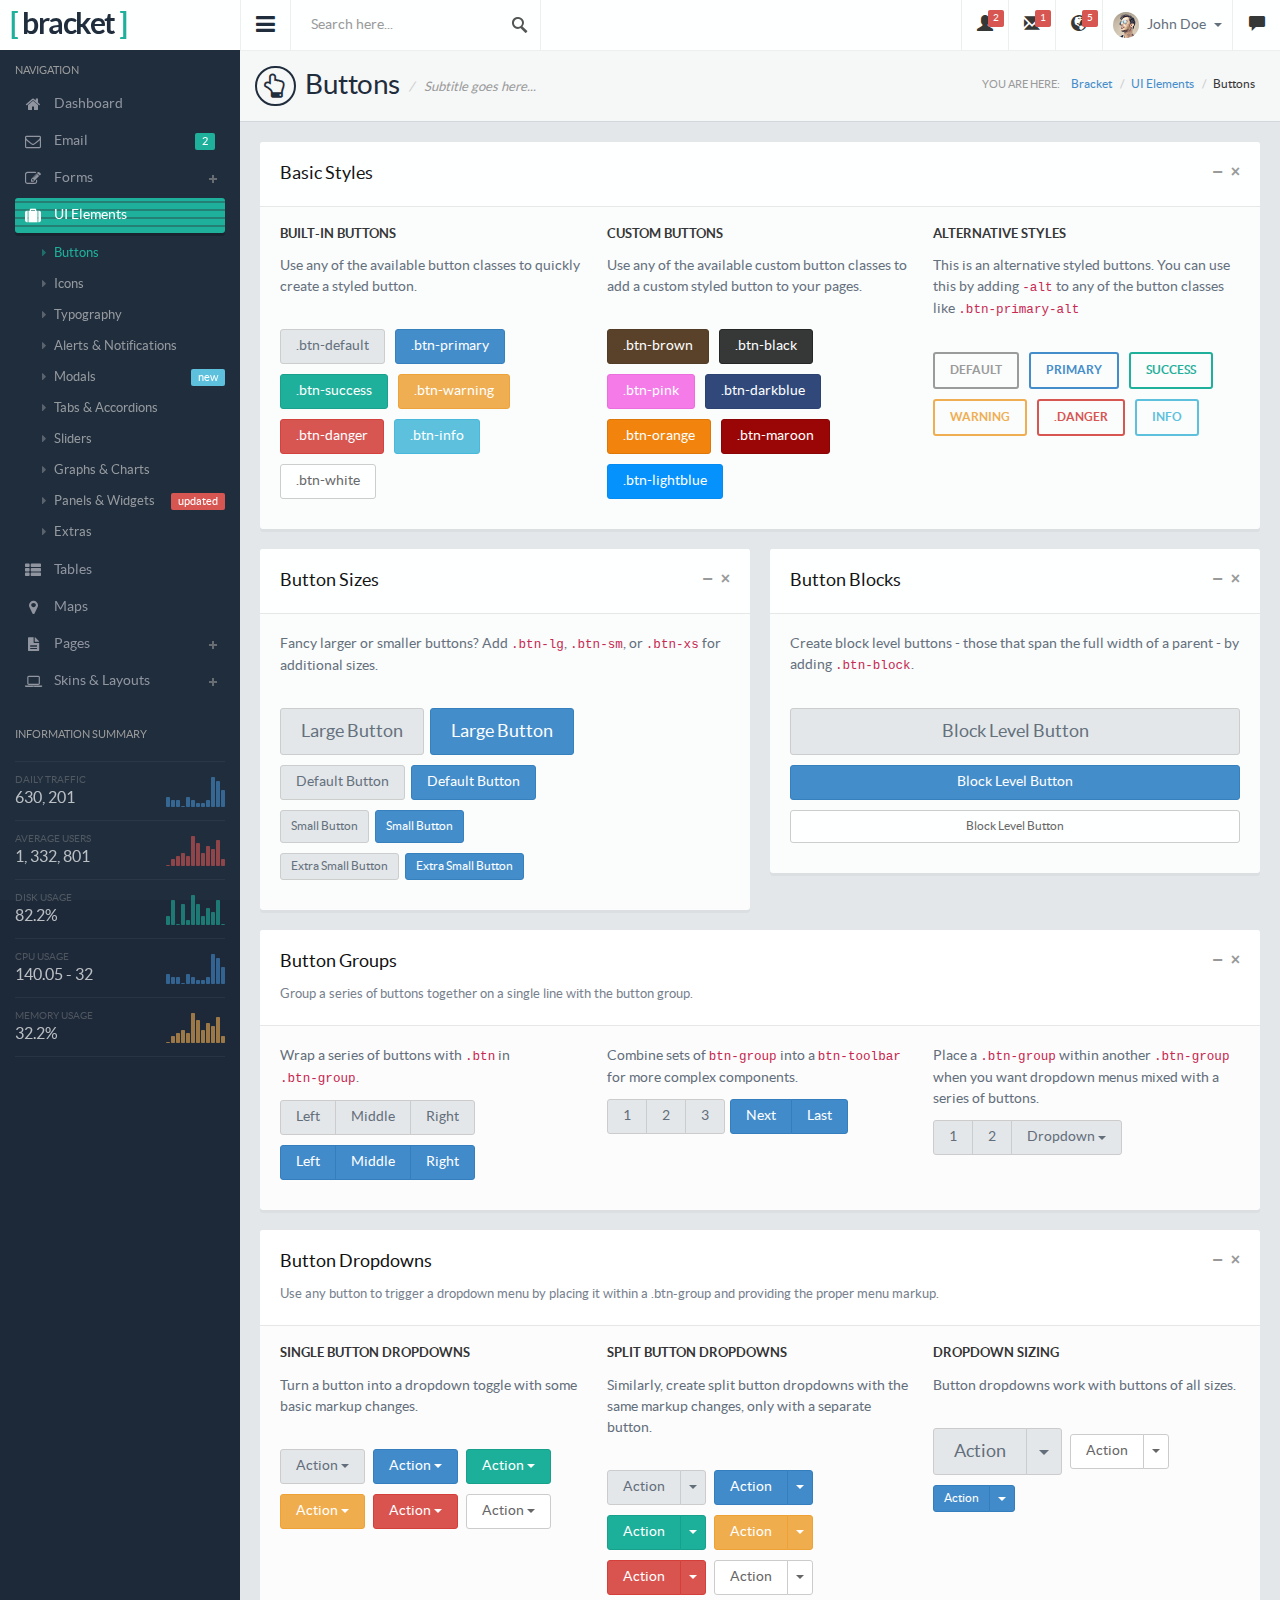
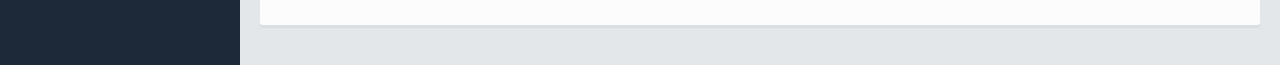
<file: web/src/main/webapp/buttons.html>
<!DOCTYPE html>
<html lang="en">
<head>
  <meta charset="utf-8">
  <meta name="viewport" content="width=device-width, initial-scale=1.0, maximum-scale=1.0">
  <meta name="description" content="">
  <meta name="author" content="">
  <link rel="shortcut icon" href="images/favicon.png" type="image/png">

  <title>Bracket Responsive Bootstrap3 Admin</title>

  <link href="css/style.default.css" rel="stylesheet">

  <!-- HTML5 shim and Respond.js IE8 support of HTML5 elements and media queries -->
  <!--[if lt IE 9]>
  <script src="js/html5shiv.js"></script>
  <script src="js/respond.min.js"></script>
  <![endif]-->
</head>

<body>

 


<!-- Preloader -->
<div id="preloader">
    <div id="status"><i class="fa fa-spinner fa-spin"></i></div>
</div>

<section>
  
  <div class="leftpanel">
    
    <div class="logopanel">
        <h1><span>[</span> bracket <span>]</span></h1>
    </div><!-- logopanel -->
    
    <div class="leftpanelinner">
        
        <!-- This is only visible to small devices -->
        <div class="visible-xs hidden-sm hidden-md hidden-lg">   
            <div class="media userlogged">
                <img alt="" src="images/photos/loggeduser.png" class="media-object">
                <div class="media-body">
                    <h4>John Doe</h4>
                    <span>"Life is so..."</span>
                </div>
            </div>
          
            <h5 class="sidebartitle actitle">Account</h5>
            <ul class="nav nav-pills nav-stacked nav-bracket mb30">
              <li><a href="profile.html"><i class="fa fa-user"></i> <span>Profile</span></a></li>
              <li><a href=""><i class="fa fa-cog"></i> <span>Account Settings</span></a></li>
              <li><a href=""><i class="fa fa-question-circle"></i> <span>Help</span></a></li>
              <li><a href="signout.html"><i class="fa fa-sign-out"></i> <span>Sign Out</span></a></li>
            </ul>
        </div>
      
      <h5 class="sidebartitle">Navigation</h5>
      <ul class="nav nav-pills nav-stacked nav-bracket">
        <li><a href="index.html"><i class="fa fa-home"></i> <span>Dashboard</span></a></li>
        <li><a href="email.html"><span class="pull-right badge badge-success">2</span><i class="fa fa-envelope-o"></i> <span>Email</span></a></li>
        <li class="nav-parent"><a href=""><i class="fa fa-edit"></i> <span>Forms</span></a>
          <ul class="children">
            <li><a href="general-forms.html"><i class="fa fa-caret-right"></i> General Forms</a></li>
            <li><a href="form-layouts.html"><i class="fa fa-caret-right"></i> Form Layouts</a></li>
            <li><a href="form-validation.html"><i class="fa fa-caret-right"></i> Form Validation</a></li>
            <li><a href="form-wizards.html"><i class="fa fa-caret-right"></i> Form Wizards</a></li>
            <li><a href="wysiwyg.html"><span class="pull-right badge badge-danger">updated</span><i class="fa fa-caret-right"></i> Text Editor</a></li>
            <li><a href="code-editor.html"><span class="pull-right badge badge-info">new</span><i class="fa fa-caret-right"></i> Code Editor</a></li>
          </ul>
        </li>
        <li class="nav-parent nav-active active"><a href=""><i class="fa fa-suitcase"></i> <span>UI Elements</span></a>
          <ul class="children" style="display: block">
            <li class="active"><a href="buttons.html"><i class="fa fa-caret-right"></i> Buttons</a></li>
            <li><a href="icons.html"><i class="fa fa-caret-right"></i> Icons</a></li>
            <li><a href="typography.html"><i class="fa fa-caret-right"></i> Typography</a></li>
            <li><a href="alerts.html"><i class="fa fa-caret-right"></i> Alerts &amp; Notifications</a></li>
            <li><a href="modals.html"><span class="pull-right badge badge-info">new</span><i class="fa fa-caret-right"></i> Modals</a></li>
            <li><a href="tabs-accordions.html"><i class="fa fa-caret-right"></i> Tabs &amp; Accordions</a></li>
            <li><a href="sliders.html"><i class="fa fa-caret-right"></i> Sliders</a></li>
            <li><a href="graphs.html"><i class="fa fa-caret-right"></i> Graphs &amp; Charts</a></li>
            <li><a href="widgets.html"><span class="pull-right badge badge-danger">updated</span><i class="fa fa-caret-right"></i> Panels &amp; Widgets</a></li>
            <li><a href="extras.html"><i class="fa fa-caret-right"></i> Extras</a></li>
          </ul>
        </li>
        <li><a href="tables.html"><i class="fa fa-th-list"></i> <span>Tables</span></a></li>
        <li><a href="maps.html"><i class="fa fa-map-marker"></i> <span>Maps</span></a></li>
        <li class="nav-parent"><a href=""><i class="fa fa-file-text"></i> <span>Pages</span></a>
          <ul class="children">
            <li><a href="calendar.html"><i class="fa fa-caret-right"></i> Calendar</a></li>
            <li><a href="media-manager.html"><i class="fa fa-caret-right"></i> Media Manager</a></li>
            <li><a href="timeline.html"><i class="fa fa-caret-right"></i> Timeline</a></li>
            <li><a href="blog-list.html"><i class="fa fa-caret-right"></i> Blog List</a></li>
            <li><a href="blog-single.html"><i class="fa fa-caret-right"></i> Blog Single</a></li>
            <li><a href="people-directory.html"><i class="fa fa-caret-right"></i> People Directory</a></li>
            <li><a href="profile.html"><i class="fa fa-caret-right"></i> Profile</a></li>
            <li><a href="invoice.html"><i class="fa fa-caret-right"></i> Invoice</a></li>
            <li><a href="search-results.html"><i class="fa fa-caret-right"></i> Search Results</a></li>
            <li><a href="blank.html"><i class="fa fa-caret-right"></i> Blank Page</a></li>
            <li><a href="notfound.html"><i class="fa fa-caret-right"></i> 404 Page</a></li>
            <li><a href="locked.html"><i class="fa fa-caret-right"></i> Locked Screen</a></li>
            <li><a href="signin.html"><i class="fa fa-caret-right"></i> Sign In</a></li>
            <li><a href="signup.html"><i class="fa fa-caret-right"></i> Sign Up</a></li>
          </ul>
        </li>
        <li class="nav-parent"><a href="layouts.html"><i class="fa fa-laptop"></i> <span>Skins &amp; Layouts</span></a>
            <ul class="children">
                <li><a href="layouts.html"><i class="fa fa-caret-right"></i> General Layouts</a></li>
                <li><a href="horizontal-menu.html"><i class="fa fa-caret-right"></i> Top Menu</a></li>
                <li><a href="horizontal-menu2.html"><i class="fa fa-caret-right"></i> Top Menu w/ Sidebar</a></li>
                <li><a href="fixed-width.html"><i class="fa fa-caret-right"></i> Fixed Width Page</a></li>
                <li><a href="fixed-width2.html"><span class="pull-right badge badge-info">new</span><i class="fa fa-caret-right"></i> Fixed Width w/ Menu</a></li>
            </ul>
        </li>
      </ul>
      
      <div class="infosummary">
        <h5 class="sidebartitle">Information Summary</h5>    
        <ul>
            <li>
                <div class="datainfo">
                    <span class="text-muted">Daily Traffic</span>
                    <h4>630, 201</h4>
                </div>
                <div id="sidebar-chart" class="chart"></div>   
            </li>
            <li>
                <div class="datainfo">
                    <span class="text-muted">Average Users</span>
                    <h4>1, 332, 801</h4>
                </div>
                <div id="sidebar-chart2" class="chart"></div>   
            </li>
            <li>
                <div class="datainfo">
                    <span class="text-muted">Disk Usage</span>
                    <h4>82.2%</h4>
                </div>
                <div id="sidebar-chart3" class="chart"></div>   
            </li>
            <li>
                <div class="datainfo">
                    <span class="text-muted">CPU Usage</span>
                    <h4>140.05 - 32</h4>
                </div>
                <div id="sidebar-chart4" class="chart"></div>   
            </li>
            <li>
                <div class="datainfo">
                    <span class="text-muted">Memory Usage</span>
                    <h4>32.2%</h4>
                </div>
                <div id="sidebar-chart5" class="chart"></div>   
            </li>
        </ul>
      </div><!-- infosummary -->
      
    </div><!-- leftpanelinner -->
  </div><!-- leftpanel -->
  
  <div class="mainpanel">
    
    <div class="headerbar">
      
      <a class="menutoggle"><i class="fa fa-bars"></i></a>
      
      <form class="searchform" action="index.html" method="post">
        <input type="text" class="form-control" name="keyword" placeholder="Search here..." />
      </form>
      
      <div class="header-right">
        <ul class="headermenu">
          <li>
            <div class="btn-group">
              <button class="btn btn-default dropdown-toggle tp-icon" data-toggle="dropdown">
                <i class="glyphicon glyphicon-user"></i>
                <span class="badge">2</span>
              </button>
              <div class="dropdown-menu dropdown-menu-head pull-right">
                <h5 class="title">2 Newly Registered Users</h5>
                <ul class="dropdown-list user-list">
                  <li class="new">
                    <div class="thumb"><a href=""><img src="images/photos/user1.png" alt="" /></a></div>
                    <div class="desc">
                      <h5><a href="">Draniem Daamul (@draniem)</a> <span class="badge badge-success">new</span></h5>
                    </div>
                  </li>
                  <li class="new">
                    <div class="thumb"><a href=""><img src="images/photos/user2.png" alt="" /></a></div>
                    <div class="desc">
                      <h5><a href="">Zaham Sindilmaca (@zaham)</a> <span class="badge badge-success">new</span></h5>
                    </div>
                  </li>
                  <li>
                    <div class="thumb"><a href=""><img src="images/photos/user3.png" alt="" /></a></div>
                    <div class="desc">
                      <h5><a href="">Weno Carasbong (@wenocar)</a></h5>
                    </div>
                  </li>
                  <li>
                    <div class="thumb"><a href=""><img src="images/photos/user4.png" alt="" /></a></div>
                    <div class="desc">
                      <h5><a href="">Nusja Nawancali (@nusja)</a></h5>
                    </div>
                  </li>
                  <li>
                    <div class="thumb"><a href=""><img src="images/photos/user5.png" alt="" /></a></div>
                    <div class="desc">
                      <h5><a href="">Lane Kitmari (@lane_kitmare)</a></h5>
                    </div>
                  </li>
                  <li class="new"><a href="">See All Users</a></li>
                </ul>
              </div>
            </div>
          </li>
          <li>
            <div class="btn-group">
              <button class="btn btn-default dropdown-toggle tp-icon" data-toggle="dropdown">
                <i class="glyphicon glyphicon-envelope"></i>
                <span class="badge">1</span>
              </button>
              <div class="dropdown-menu dropdown-menu-head pull-right">
                <h5 class="title">You Have 1 New Message</h5>
                <ul class="dropdown-list gen-list">
                  <li class="new">
                    <a href="">
                    <span class="thumb"><img src="images/photos/user1.png" alt="" /></span>
                    <span class="desc">
                      <span class="name">Draniem Daamul <span class="badge badge-success">new</span></span>
                      <span class="msg">Lorem ipsum dolor sit amet...</span>
                    </span>
                    </a>
                  </li>
                  <li>
                    <a href="">
                    <span class="thumb"><img src="images/photos/user2.png" alt="" /></span>
                    <span class="desc">
                      <span class="name">Nusja Nawancali</span>
                      <span class="msg">Lorem ipsum dolor sit amet...</span>
                    </span>
                    </a>
                  </li>
                  <li>
                    <a href="">
                    <span class="thumb"><img src="images/photos/user3.png" alt="" /></span>
                    <span class="desc">
                      <span class="name">Weno Carasbong</span>
                      <span class="msg">Lorem ipsum dolor sit amet...</span>
                    </span>
                    </a>
                  </li>
                  <li>
                    <a href="">
                    <span class="thumb"><img src="images/photos/user4.png" alt="" /></span>
                    <span class="desc">
                      <span class="name">Zaham Sindilmaca</span>
                      <span class="msg">Lorem ipsum dolor sit amet...</span>
                    </span>
                    </a>
                  </li>
                  <li>
                    <a href="">
                    <span class="thumb"><img src="images/photos/user5.png" alt="" /></span>
                    <span class="desc">
                      <span class="name">Veno Leongal</span>
                      <span class="msg">Lorem ipsum dolor sit amet...</span>
                    </span>
                    </a>
                  </li>
                  <li class="new"><a href="">Read All Messages</a></li>
                </ul>
              </div>
            </div>
          </li>
          <li>
            <div class="btn-group">
              <button class="btn btn-default dropdown-toggle tp-icon" data-toggle="dropdown">
                <i class="glyphicon glyphicon-globe"></i>
                <span class="badge">5</span>
              </button>
              <div class="dropdown-menu dropdown-menu-head pull-right">
                <h5 class="title">You Have 5 New Notifications</h5>
                <ul class="dropdown-list gen-list">
                  <li class="new">
                    <a href="">
                    <span class="thumb"><img src="images/photos/user4.png" alt="" /></span>
                    <span class="desc">
                      <span class="name">Zaham Sindilmaca <span class="badge badge-success">new</span></span>
                      <span class="msg">is now following you</span>
                    </span>
                    </a>
                  </li>
                  <li class="new">
                    <a href="">
                    <span class="thumb"><img src="images/photos/user5.png" alt="" /></span>
                    <span class="desc">
                      <span class="name">Weno Carasbong <span class="badge badge-success">new</span></span>
                      <span class="msg">is now following you</span>
                    </span>
                    </a>
                  </li>
                  <li class="new">
                    <a href="">
                    <span class="thumb"><img src="images/photos/user3.png" alt="" /></span>
                    <span class="desc">
                      <span class="name">Veno Leongal <span class="badge badge-success">new</span></span>
                      <span class="msg">likes your recent status</span>
                    </span>
                    </a>
                  </li>
                  <li class="new">
                    <a href="">
                    <span class="thumb"><img src="images/photos/user3.png" alt="" /></span>
                    <span class="desc">
                      <span class="name">Nusja Nawancali <span class="badge badge-success">new</span></span>
                      <span class="msg">downloaded your work</span>
                    </span>
                    </a>
                  </li>
                  <li class="new">
                    <a href="">
                    <span class="thumb"><img src="images/photos/user3.png" alt="" /></span>
                    <span class="desc">
                      <span class="name">Nusja Nawancali <span class="badge badge-success">new</span></span>
                      <span class="msg">send you 2 messages</span>
                    </span>
                    </a>
                  </li>
                  <li class="new"><a href="">See All Notifications</a></li>
                </ul>
              </div>
            </div>
          </li>
          <li>
            <div class="btn-group">
              <button type="button" class="btn btn-default dropdown-toggle" data-toggle="dropdown">
                <img src="images/photos/loggeduser.png" alt="" />
                John Doe
                <span class="caret"></span>
              </button>
              <ul class="dropdown-menu dropdown-menu-usermenu pull-right">
                <li><a href="profile.html"><i class="glyphicon glyphicon-user"></i> My Profile</a></li>
                <li><a href="#"><i class="glyphicon glyphicon-cog"></i> Account Settings</a></li>
                <li><a href="#"><i class="glyphicon glyphicon-question-sign"></i> Help</a></li>
                <li><a href="signin.html"><i class="glyphicon glyphicon-log-out"></i> Log Out</a></li>
              </ul>
            </div>
          </li>
          <li>
            <button id="chatview" class="btn btn-default tp-icon chat-icon">
                <i class="glyphicon glyphicon-comment"></i>
            </button>
          </li>
        </ul>
      </div><!-- header-right -->
      
    </div><!-- headerbar -->
        
    <div class="pageheader">
      <h2><i class="fa fa-hand-o-up"></i> Buttons <span>Subtitle goes here...</span></h2>
      <div class="breadcrumb-wrapper">
        <span class="label">You are here:</span>
        <ol class="breadcrumb">
          <li><a href="index.html">Bracket</a></li>
          <li><a href="buttons.html">UI Elements</a></li>
          <li class="active">Buttons</li>
        </ol>
      </div>
    </div>
    
    <div class="contentpanel">
      
      <div class="panel panel-default">
        <div class="panel-heading">
          <div class="panel-btns">
            <a href="" class="panel-close">&times;</a>
            <a href="" class="minimize">&minus;</a>
          </div>
          <h4 class="panel-title">Basic Styles</h4>
        </div>
        <div class="panel-body">
          <div class="row">
            <div class="col-md-4">
              <h5 class="subtitle">Built-in Buttons</h5>
              <p>Use any of the available button classes to quickly create a styled button.</p>
              <br />
              <div class="btn-demo">
                <a class="btn btn-default">.btn-default</a>
                <a class="btn btn-primary">.btn-primary</a>
                <a class="btn btn-success">.btn-success</a>
                <a class="btn btn-warning">.btn-warning</a>
                <a class="btn btn-danger">.btn-danger</a>
                <a class="btn btn-info">.btn-info</a>
                <a class="btn btn-white">.btn-white</a>
              </div>
            </div>
            
            <div class="col-md-4">
              <h5 class="subtitle">Custom Buttons</h5>
              <p>Use any of the available custom button classes to add a custom styled button to your pages.</p>
              <br />
              <div class="btn-demo">
                <a class="btn btn-brown">.btn-brown</a>
                <a class="btn btn-black">.btn-black</a>
                <a class="btn btn-pink">.btn-pink</a>
                <a class="btn btn-darkblue">.btn-darkblue</a>
                <a class="btn btn-orange">.btn-orange</a>
                <a class="btn btn-maroon">.btn-maroon</a>
                <a class="btn btn-lightblue">.btn-lightblue</a>
              </div>
            </div>
            
            <div class="col-md-4">
              <h5 class="subtitle">Alternative Styles</h5>
              <p>This is an alternative styled buttons. You can use this by adding <code>-alt</code> to any of the button classes like <code>.btn-primary-alt</code></p>
              <br />
              <div class="btn-demo">
                <a class="btn btn-default-alt">Default</a>
                <a class="btn btn-primary-alt">Primary</a>
                <a class="btn btn-success-alt">Success</a>
                <a class="btn btn-warning-alt">Warning</a>
                <a class="btn btn-danger-alt">.Danger</a>
                <a class="btn btn-info-alt">Info</a>
              </div>
            </div>
            
          </div>
        </div><!-- panel-body -->
      </div><!-- panel -->
      
      <div class="row">
        <div class="col-md-6">
          <div class="panel panel-default">
            <div class="panel-heading">
              <div class="panel-btns">
                <a href="" class="panel-close">&times;</a>
                <a href="" class="minimize">&minus;</a>
              </div>
              <h4 class="panel-title">Button Sizes</h4>
            </div>
            <div class="panel-body">
              <p>Fancy larger or smaller buttons? Add <code>.btn-lg</code>, <code>.btn-sm</code>, or <code>.btn-xs</code> for additional sizes.</p>
              <br />
              <p>
                <button class="btn btn-default btn-lg">Large Button</button>&nbsp;
                <button class="btn btn-primary btn-lg">Large Button</button>
              </p>
              <p>
                <button class="btn btn-default">Default Button</button>&nbsp;
                <button class="btn btn-primary">Default Button</button>
              </p>
              <p>
                <button class="btn btn-default btn-sm">Small Button</button>&nbsp;
                <button class="btn btn-primary btn-sm">Small Button</button>
              </p>
              <p>
                <button class="btn btn-default btn-xs">Extra Small Button</button>&nbsp;
                <button class="btn btn-primary btn-xs">Extra Small Button</button>
              </p>
              
            </div><!-- panel-body -->
          </div><!-- panel -->
        </div><!-- col-md-4 -->
        
        <div class="col-md-6">
          <div class="panel panel-default">
            <div class="panel-heading">
              <div class="panel-btns">
                <a href="" class="panel-close">&times;</a>
                <a href="" class="minimize">&minus;</a>
              </div>
              <h4 class="panel-title">Button Blocks</h4>
            </div>
            <div class="panel-body">
              <p>Create block level buttons - those that span the full width of a parent - by adding <code>.btn-block</code>.</p>
              <br />
              <p><button class="btn btn-default btn-lg btn-block">Block Level Button</button></p>
              <p><button class="btn btn-primary btn-block">Block Level Button</button></p>
              <p><button class="btn btn-white btn-sm btn-block">Block Level Button</button></p>
            </div><!-- panel-body -->
          </div><!-- panel -->
        </div><!-- col-md-4 -->
      </div><!-- row -->
      
      <div class="panel panel-default">
        <div class="panel-heading">
          <div class="panel-btns">
            <a href="" class="panel-close">&times;</a>
            <a href="" class="minimize">&minus;</a>
          </div>
          <h4 class="panel-title">Button Groups</h4>
          <p>Group a series of buttons together on a single line with the button group. </p>
        </div>
        <div class="panel-body">
          <div class="row">
            <div class="col-md-4">
              <p>Wrap a series of buttons with <code>.btn</code> in <code>.btn-group</code>.</p>
              <div class="btn-group">
                <button type="button" class="btn btn-default">Left</button>
                <button type="button" class="btn btn-default">Middle</button>
                <button type="button" class="btn btn-default">Right</button>
              </div>
              <div class="btn-group">
                <button type="button" class="btn btn-primary">Left</button>
                <button type="button" class="btn btn-primary">Middle</button>
                <button type="button" class="btn btn-primary">Right</button>
              </div>
            </div><!-- col-md-4 -->
            
            <div class="col-md-4">
              <p>Combine sets of <code>btn-group</code> into a <code>btn-toolbar</code> for more complex components.</p>
              <div class="btn-toolbar">
                <div class="btn-group">
                  <button type="button" class="btn btn-default">1</button>
                  <button type="button" class="btn btn-default">2</button>
                  <button type="button" class="btn btn-default">3</button>
                </div>
                <div class="btn-group">
                  <button type="button" class="btn btn-primary">Next</button>
                  <button type="button" class="btn btn-primary">Last</button>
                </div>
              </div><!-- btn-toolbar -->
            </div><!-- col-md-4 -->
            
            <div class="col-md-4">
              <p>Place a <code>.btn-group</code> within another <code>.btn-group</code> when you want dropdown menus mixed with a series of buttons.</p>
              <div class="btn-group">
                <button type="button" class="btn btn-default">1</button>
                <button type="button" class="btn btn-default">2</button>
              
                <div class="btn-group">
                  <button type="button" class="btn btn-default dropdown-toggle" data-toggle="dropdown">
                    Dropdown
                    <span class="caret"></span>
                  </button>
                  <ul class="dropdown-menu">
                    <li><a href="#">Dropdown link</a></li>
                    <li><a href="#">Dropdown link</a></li>
                  </ul>
                </div>
              </div><!-- btn-group -->
            </div><!-- col-md-4 -->
            
          </div>
        </div><!-- panel-body -->
      </div><!-- panel -->
      
      <div class="panel panel-default">
        <div class="panel-heading">
          <div class="panel-btns">
            <a href="" class="panel-close">&times;</a>
            <a href="" class="minimize">&minus;</a>
          </div>
          <h4 class="panel-title">Button Dropdowns</h4>
          <p>Use any button to trigger a dropdown menu by placing it within a .btn-group and providing the proper menu markup.</p>
        </div><!-- panel-heading -->
        <div class="panel-body">
          <div class="row">
            <div class="col-md-4">
              <h5 class="subtitle">Single Button Dropdowns</h5>
              <p>Turn a button into a dropdown toggle with some basic markup changes.</p>
              <br />
              <div class="btn-group mr5">
                <button type="button" class="btn btn-default dropdown-toggle" data-toggle="dropdown">
                  Action <span class="caret"></span>
                </button>
                <ul class="dropdown-menu" role="menu">
                  <li><a href="#">Action</a></li>
                  <li><a href="#">Another action</a></li>
                  <li><a href="#">Something else here</a></li>
                  <li class="divider"></li>
                  <li><a href="#">Separated link</a></li>
                </ul>
              </div><!-- btn-group -->
              
              <div class="btn-group mr5">
                <button type="button" class="btn btn-primary dropdown-toggle" data-toggle="dropdown">
                  Action <span class="caret"></span>
                </button>
                <ul class="dropdown-menu" role="menu">
                  <li><a href="#">Action</a></li>
                  <li><a href="#">Another action</a></li>
                  <li><a href="#">Something else here</a></li>
                  <li class="divider"></li>
                  <li><a href="#">Separated link</a></li>
                </ul>
              </div><!-- btn-group -->
              
              <div class="btn-group mr5">
                <button type="button" class="btn btn-success dropdown-toggle" data-toggle="dropdown">
                  Action <span class="caret"></span>
                </button>
                <ul class="dropdown-menu" role="menu">
                  <li><a href="#">Action</a></li>
                  <li><a href="#">Another action</a></li>
                  <li><a href="#">Something else here</a></li>
                  <li class="divider"></li>
                  <li><a href="#">Separated link</a></li>
                </ul>
              </div><!-- btn-group -->
              
              <div class="btn-group mr5">
                <button type="button" class="btn btn-warning dropdown-toggle" data-toggle="dropdown">
                  Action <span class="caret"></span>
                </button>
                <ul class="dropdown-menu" role="menu">
                  <li><a href="#">Action</a></li>
                  <li><a href="#">Another action</a></li>
                  <li><a href="#">Something else here</a></li>
                  <li class="divider"></li>
                  <li><a href="#">Separated link</a></li>
                </ul>
              </div><!-- btn-group -->
              
              <div class="btn-group mr5">
                <button type="button" class="btn btn-danger dropdown-toggle" data-toggle="dropdown">
                  Action <span class="caret"></span>
                </button>
                <ul class="dropdown-menu" role="menu">
                  <li><a href="#">Action</a></li>
                  <li><a href="#">Another action</a></li>
                  <li><a href="#">Something else here</a></li>
                  <li class="divider"></li>
                  <li><a href="#">Separated link</a></li>
                </ul>
              </div><!-- btn-group -->
              
              <div class="btn-group">
                <button type="button" class="btn btn-white dropdown-toggle" data-toggle="dropdown">
                  Action <span class="caret"></span>
                </button>
                <ul class="dropdown-menu" role="menu">
                  <li><a href="#">Action</a></li>
                  <li><a href="#">Another action</a></li>
                  <li><a href="#">Something else here</a></li>
                  <li class="divider"></li>
                  <li><a href="#">Separated link</a></li>
                </ul>
              </div><!-- btn-group -->
              
            </div><!-- col-md-4 -->
            <div class="col-md-4">
              <h5 class="subtitle">Split Button Dropdowns</h5>
              <p>Similarly, create split button dropdowns with the same markup changes, only with a separate button.</p>
              <br />
              <div class="btn-group mr5">
                <button type="button" class="btn btn-default">Action</button>
                <button type="button" class="btn btn-default dropdown-toggle" data-toggle="dropdown">
                  <span class="caret"></span>
                  <span class="sr-only">Toggle Dropdown</span>
                </button>
                <ul class="dropdown-menu" role="menu">
                  <li><a href="#">Action</a></li>
                  <li><a href="#">Another action</a></li>
                  <li><a href="#">Something else here</a></li>
                  <li class="divider"></li>
                  <li><a href="#">Separated link</a></li>
                </ul>
              </div><!-- btn-group -->
              
              <div class="btn-group mr5">
                <button type="button" class="btn btn-primary">Action</button>
                <button type="button" class="btn btn-primary dropdown-toggle" data-toggle="dropdown">
                  <span class="caret"></span>
                  <span class="sr-only">Toggle Dropdown</span>
                </button>
                <ul class="dropdown-menu" role="menu">
                  <li><a href="#">Action</a></li>
                  <li><a href="#">Another action</a></li>
                  <li><a href="#">Something else here</a></li>
                  <li class="divider"></li>
                  <li><a href="#">Separated link</a></li>
                </ul>
              </div><!-- btn-group -->
              
              <div class="btn-group mr5">
                <button type="button" class="btn btn-success">Action</button>
                <button type="button" class="btn btn-success dropdown-toggle" data-toggle="dropdown">
                  <span class="caret"></span>
                  <span class="sr-only">Toggle Dropdown</span>
                </button>
                <ul class="dropdown-menu" role="menu">
                  <li><a href="#">Action</a></li>
                  <li><a href="#">Another action</a></li>
                  <li><a href="#">Something else here</a></li>
                  <li class="divider"></li>
                  <li><a href="#">Separated link</a></li>
                </ul>
              </div><!-- btn-group -->
              
              <div class="btn-group mr5">
                <button type="button" class="btn btn-warning">Action</button>
                <button type="button" class="btn btn-warning dropdown-toggle" data-toggle="dropdown">
                  <span class="caret"></span>
                  <span class="sr-only">Toggle Dropdown</span>
                </button>
                <ul class="dropdown-menu" role="menu">
                  <li><a href="#">Action</a></li>
                  <li><a href="#">Another action</a></li>
                  <li><a href="#">Something else here</a></li>
                  <li class="divider"></li>
                  <li><a href="#">Separated link</a></li>
                </ul>
              </div><!-- btn-group -->
              
              <div class="btn-group mr5">
                <button type="button" class="btn btn-danger">Action</button>
                <button type="button" class="btn btn-danger dropdown-toggle" data-toggle="dropdown">
                  <span class="caret"></span>
                  <span class="sr-only">Toggle Dropdown</span>
                </button>
                <ul class="dropdown-menu" role="menu">
                  <li><a href="#">Action</a></li>
                  <li><a href="#">Another action</a></li>
                  <li><a href="#">Something else here</a></li>
                  <li class="divider"></li>
                  <li><a href="#">Separated link</a></li>
                </ul>
              </div><!-- btn-group -->
              
              <div class="btn-group">
                <button type="button" class="btn btn-white">Action</button>
                <button type="button" class="btn btn-white dropdown-toggle" data-toggle="dropdown">
                  <span class="caret"></span>
                  <span class="sr-only">Toggle Dropdown</span>
                </button>
                <ul class="dropdown-menu" role="menu">
                  <li><a href="#">Action</a></li>
                  <li><a href="#">Another action</a></li>
                  <li><a href="#">Something else here</a></li>
                  <li class="divider"></li>
                  <li><a href="#">Separated link</a></li>
                </ul>
              </div><!-- btn-group -->
              
            </div><!-- col-md-4 -->
            <div class="col-md-4">
              <h5 class="subtitle">Dropdown Sizing</h5>
              <p>Button dropdowns work with buttons of all sizes.</p>
              <br />
              <div class="btn-group mr5">
                <button type="button" class="btn btn-lg btn-default">Action</button>
                <button type="button" class="btn btn-lg btn-default dropdown-toggle" data-toggle="dropdown">
                  <span class="caret"></span>
                  <span class="sr-only">Toggle Dropdown</span>
                </button>
                <ul class="dropdown-menu" role="menu">
                  <li><a href="#">Action</a></li>
                  <li><a href="#">Another action</a></li>
                  <li><a href="#">Something else here</a></li>
                  <li class="divider"></li>
                  <li><a href="#">Separated link</a></li>
                </ul>
              </div><!-- btn-group -->
              
              <div class="btn-group mr5">
                <button type="button" class="btn btn-white">Action</button>
                <button type="button" class="btn btn-white dropdown-toggle" data-toggle="dropdown">
                  <span class="caret"></span>
                  <span class="sr-only">Toggle Dropdown</span>
                </button>
                <ul class="dropdown-menu" role="menu">
                  <li><a href="#">Action</a></li>
                  <li><a href="#">Another action</a></li>
                  <li><a href="#">Something else here</a></li>
                  <li class="divider"></li>
                  <li><a href="#">Separated link</a></li>
                </ul>
              </div><!-- btn-group -->
              
              <div class="btn-group">
                <button type="button" class="btn btn-xs btn-primary">Action</button>
                <button type="button" class="btn btn-xs btn-primary dropdown-toggle" data-toggle="dropdown">
                  <span class="caret"></span>
                  <span class="sr-only">Toggle Dropdown</span>
                </button>
                <ul class="dropdown-menu" role="menu">
                  <li><a href="#">Action</a></li>
                  <li><a href="#">Another action</a></li>
                  <li><a href="#">Something else here</a></li>
                  <li class="divider"></li>
                  <li><a href="#">Separated link</a></li>
                </ul>
              </div><!-- btn-group -->
              
            </div><!-- col-md-4 -->
          </div><!-- row -->
        </div><!-- panel-body -->
      </div><!-- panel -->
      
    </div><!-- contentpanel -->
  </div><!-- mainpanel -->
  
  <div class="rightpanel">
    <!-- Nav tabs -->
    <ul class="nav nav-tabs nav-justified">
        <li class="active"><a href="#rp-alluser" data-toggle="tab"><i class="fa fa-users"></i></a></li>
        <li><a href="#rp-favorites" data-toggle="tab"><i class="fa fa-heart"></i></a></li>
        <li><a href="#rp-history" data-toggle="tab"><i class="fa fa-clock-o"></i></a></li>
        <li><a href="#rp-settings" data-toggle="tab"><i class="fa fa-gear"></i></a></li>
    </ul>
        
    <!-- Tab panes -->
    <div class="tab-content">
        <div class="tab-pane active" id="rp-alluser">
            <h5 class="sidebartitle">Online Users</h5>
            <ul class="chatuserlist">
                <li class="online">
                    <div class="media">
                        <a href="#" class="pull-left media-thumb">
                            <img alt="" src="images/photos/userprofile.png" class="media-object">
                        </a>
                        <div class="media-body">
                            <strong>Eileen Sideways</strong>
                            <small>Los Angeles, CA</small>
                        </div>
                    </div><!-- media -->
                </li>
                <li class="online">
                    <div class="media">
                        <a href="#" class="pull-left media-thumb">
                            <img alt="" src="images/photos/user1.png" class="media-object">
                        </a>
                        <div class="media-body">
                            <span class="pull-right badge badge-danger">2</span>
                            <strong>Zaham Sindilmaca</strong>
                            <small>San Francisco, CA</small>
                        </div>
                    </div><!-- media -->
                </li>
                <li class="online">
                    <div class="media">
                        <a href="#" class="pull-left media-thumb">
                            <img alt="" src="images/photos/user2.png" class="media-object">
                        </a>
                        <div class="media-body">
                            <strong>Nusja Nawancali</strong>
                            <small>Bangkok, Thailand</small>
                        </div>
                    </div><!-- media -->
                </li>
                <li class="online">
                    <div class="media">
                        <a href="#" class="pull-left media-thumb">
                            <img alt="" src="images/photos/user3.png" class="media-object">
                        </a>
                        <div class="media-body">
                            <strong>Renov Leongal</strong>
                            <small>Cebu City, Philippines</small>
                        </div>
                    </div><!-- media -->
                </li>
                <li class="online">
                    <div class="media">
                        <a href="#" class="pull-left media-thumb">
                            <img alt="" src="images/photos/user4.png" class="media-object">
                        </a>
                        <div class="media-body">
                            <strong>Weno Carasbong</strong>
                            <small>Tokyo, Japan</small>
                        </div>
                    </div><!-- media -->
                </li>
            </ul>
            
            <div class="mb30"></div>
            
            <h5 class="sidebartitle">Offline Users</h5>
            <ul class="chatuserlist">
                <li>
                    <div class="media">
                        <a href="#" class="pull-left media-thumb">
                            <img alt="" src="images/photos/user5.png" class="media-object">
                        </a>
                        <div class="media-body">
                            <strong>Eileen Sideways</strong>
                            <small>Los Angeles, CA</small>
                        </div>
                    </div><!-- media -->
                </li>
                <li>
                    <div class="media">
                        <a href="#" class="pull-left media-thumb">
                            <img alt="" src="images/photos/user2.png" class="media-object">
                        </a>
                        <div class="media-body">
                            <strong>Zaham Sindilmaca</strong>
                            <small>San Francisco, CA</small>
                        </div>
                    </div><!-- media -->
                </li>
                <li>
                    <div class="media">
                        <a href="#" class="pull-left media-thumb">
                            <img alt="" src="images/photos/user3.png" class="media-object">
                        </a>
                        <div class="media-body">
                            <strong>Nusja Nawancali</strong>
                            <small>Bangkok, Thailand</small>
                        </div>
                    </div><!-- media -->
                </li>
                <li>
                    <div class="media">
                        <a href="#" class="pull-left media-thumb">
                            <img alt="" src="images/photos/user4.png" class="media-object">
                        </a>
                        <div class="media-body">
                            <strong>Renov Leongal</strong>
                            <small>Cebu City, Philippines</small>
                        </div>
                    </div><!-- media -->
                </li>
                <li>
                    <div class="media">
                        <a href="#" class="pull-left media-thumb">
                            <img alt="" src="images/photos/user5.png" class="media-object">
                        </a>
                        <div class="media-body">
                            <strong>Weno Carasbong</strong>
                            <small>Tokyo, Japan</small>
                        </div>
                    </div><!-- media -->
                </li>
                <li>
                    <div class="media">
                        <a href="#" class="pull-left media-thumb">
                            <img alt="" src="images/photos/user4.png" class="media-object">
                        </a>
                        <div class="media-body">
                            <strong>Renov Leongal</strong>
                            <small>Cebu City, Philippines</small>
                        </div>
                    </div><!-- media -->
                </li>
                <li>
                    <div class="media">
                        <a href="#" class="pull-left media-thumb">
                            <img alt="" src="images/photos/user5.png" class="media-object">
                        </a>
                        <div class="media-body">
                            <strong>Weno Carasbong</strong>
                            <small>Tokyo, Japan</small>
                        </div>
                    </div><!-- media -->
                </li>
            </ul>
        </div>
        <div class="tab-pane" id="rp-favorites">
            <h5 class="sidebartitle">Favorites</h5>
            <ul class="chatuserlist">
                <li class="online">
                    <div class="media">
                        <a href="#" class="pull-left media-thumb">
                            <img alt="" src="images/photos/user2.png" class="media-object">
                        </a>
                        <div class="media-body">
                            <strong>Eileen Sideways</strong>
                            <small>Los Angeles, CA</small>
                        </div>
                    </div><!-- media -->
                </li>
                <li>
                    <div class="media">
                        <a href="#" class="pull-left media-thumb">
                            <img alt="" src="images/photos/user1.png" class="media-object">
                        </a>
                        <div class="media-body">
                            <strong>Zaham Sindilmaca</strong>
                            <small>San Francisco, CA</small>
                        </div>
                    </div><!-- media -->
                </li>
                <li>
                    <div class="media">
                        <a href="#" class="pull-left media-thumb">
                            <img alt="" src="images/photos/user3.png" class="media-object">
                        </a>
                        <div class="media-body">
                            <strong>Nusja Nawancali</strong>
                            <small>Bangkok, Thailand</small>
                        </div>
                    </div><!-- media -->
                </li>
                <li class="online">
                    <div class="media">
                        <a href="#" class="pull-left media-thumb">
                            <img alt="" src="images/photos/user4.png" class="media-object">
                        </a>
                        <div class="media-body">
                            <strong>Renov Leongal</strong>
                            <small>Cebu City, Philippines</small>
                        </div>
                    </div><!-- media -->
                </li>
                <li class="online">
                    <div class="media">
                        <a href="#" class="pull-left media-thumb">
                            <img alt="" src="images/photos/user5.png" class="media-object">
                        </a>
                        <div class="media-body">
                            <strong>Weno Carasbong</strong>
                            <small>Tokyo, Japan</small>
                        </div>
                    </div><!-- media -->
                </li>
            </ul>
        </div>
        <div class="tab-pane" id="rp-history">
            <h5 class="sidebartitle">History</h5>
            <ul class="chatuserlist">
                <li class="online">
                    <div class="media">
                        <a href="#" class="pull-left media-thumb">
                            <img alt="" src="images/photos/user4.png" class="media-object">
                        </a>
                        <div class="media-body">
                            <strong>Eileen Sideways</strong>
                            <small>Hi hello, ctc?... would you mind if I go to your...</small>
                        </div>
                    </div><!-- media -->
                </li>
                <li>
                    <div class="media">
                        <a href="#" class="pull-left media-thumb">
                            <img alt="" src="images/photos/user2.png" class="media-object">
                        </a>
                        <div class="media-body">
                            <strong>Zaham Sindilmaca</strong>
                            <small>This is to inform you that your product that we...</small>
                        </div>
                    </div><!-- media -->
                </li>
                <li>
                    <div class="media">
                        <a href="#" class="pull-left media-thumb">
                            <img alt="" src="images/photos/user3.png" class="media-object">
                        </a>
                        <div class="media-body">
                            <strong>Nusja Nawancali</strong>
                            <small>Are you willing to have a long term relat...</small>
                        </div>
                    </div><!-- media -->
                </li>
            </ul>
        </div>
        <div class="tab-pane pane-settings" id="rp-settings">
            
            <h5 class="sidebartitle mb20">Settings</h5>
            <div class="form-group">
                <label class="col-xs-8 control-label">Show Offline Users</label>
                <div class="col-xs-4 control-label">
                    <div class="toggle toggle-success"></div>
                </div>
            </div>
            
            <div class="form-group">
                <label class="col-xs-8 control-label">Enable History</label>
                <div class="col-xs-4 control-label">
                    <div class="toggle toggle-success"></div>
                </div>
            </div>
            
            <div class="form-group">
                <label class="col-xs-8 control-label">Show Full Name</label>
                <div class="col-xs-4 control-label">
                    <div class="toggle-chat1 toggle-success"></div>
                </div>
            </div>
            
            <div class="form-group">
                <label class="col-xs-8 control-label">Show Location</label>
                <div class="col-xs-4 control-label">
                    <div class="toggle toggle-success"></div>
                </div>
            </div>
            
        </div><!-- tab-pane -->
        
    </div><!-- tab-content -->
  </div><!-- rightpanel -->
  
</section>


<script src="js/jquery-1.10.2.min.js"></script>
<script src="js/jquery-migrate-1.2.1.min.js"></script>
<script src="js/bootstrap.min.js"></script>
<script src="js/modernizr.min.js"></script>
<script src="js/jquery.sparkline.min.js"></script>
<script src="js/toggles.min.js"></script>
<script src="js/retina.min.js"></script>
<script src="js/jquery.cookies.js"></script>

<script src="js/custom.js"></script>


</body>
</html>
</file>
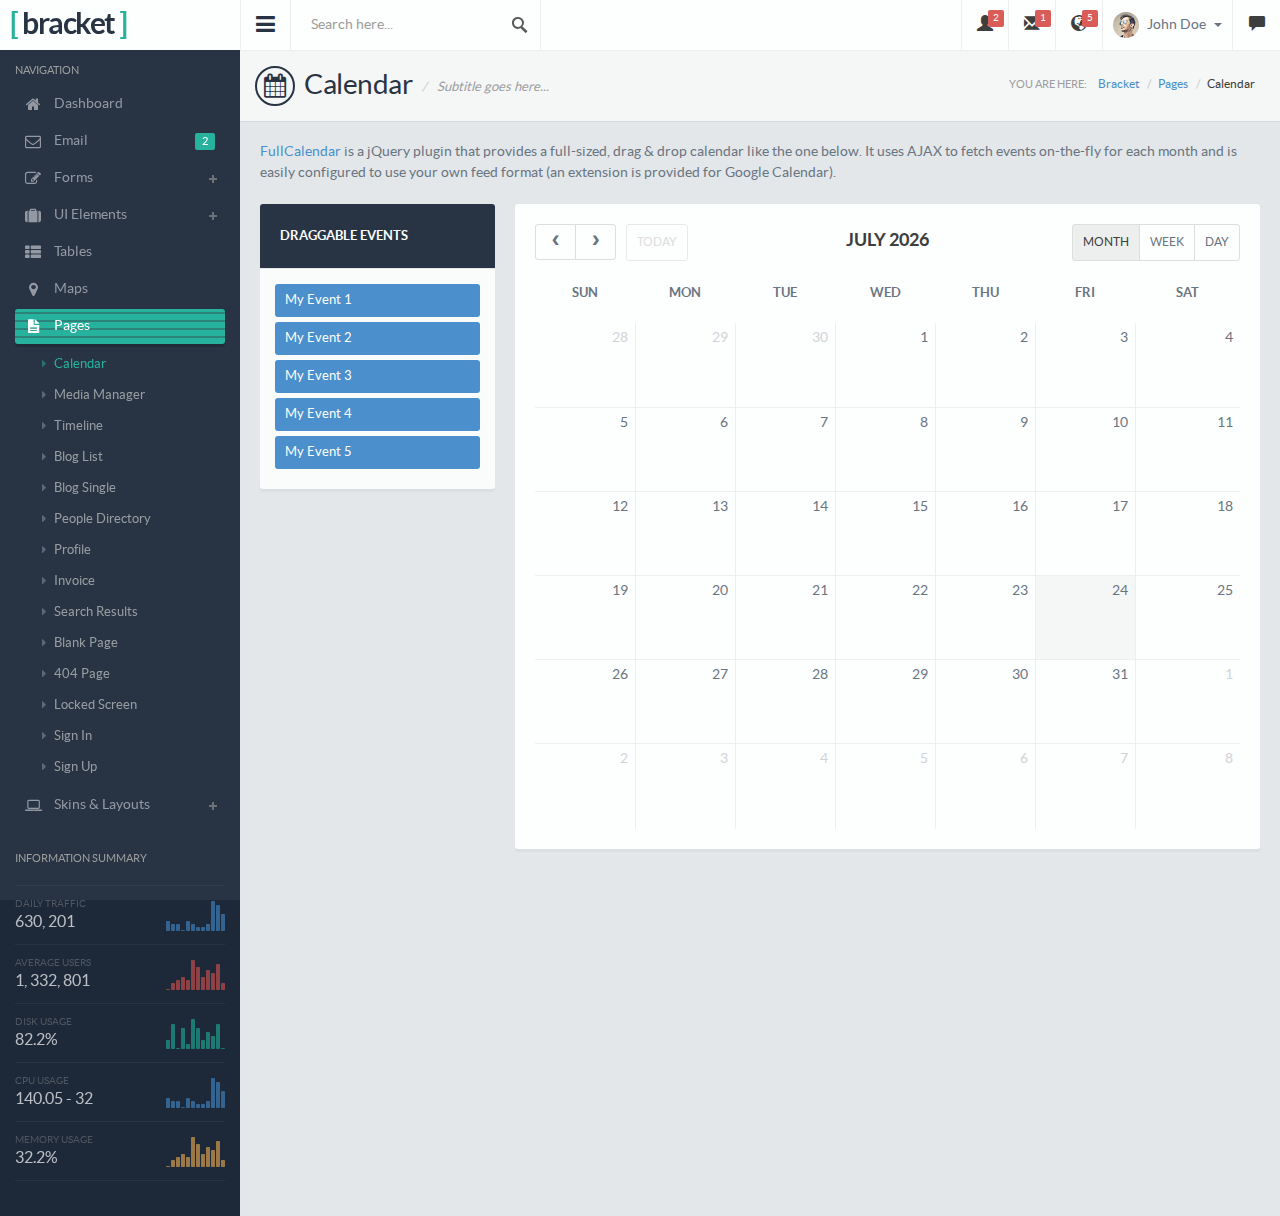
<file: web/src/main/webapp/calendar.html>
<!DOCTYPE html>
<html lang="en">
<head>
  <meta charset="utf-8">
  <meta name="viewport" content="width=device-width, initial-scale=1.0, maximum-scale=1.0">
  <meta name="description" content="">
  <meta name="author" content="">
  <link rel="shortcut icon" href="images/favicon.png" type="image/png">

  <title>Bracket Responsive Bootstrap3 Admin</title>

  <link href="css/style.default.css" rel="stylesheet">
  <link href="css/fullcalendar.css" rel="stylesheet">

  <!-- HTML5 shim and Respond.js IE8 support of HTML5 elements and media queries -->
  <!--[if lt IE 9]>
  <script src="js/html5shiv.js"></script>
  <script src="js/respond.min.js"></script>
  <![endif]-->
</head>

<body>

 



<!-- Preloader -->
<div id="preloader">
    <div id="status"><i class="fa fa-spinner fa-spin"></i></div>
</div>

<section>
  
  <div class="leftpanel">
    
    <div class="logopanel">
        <h1><span>[</span> bracket <span>]</span></h1>
    </div><!-- logopanel -->
    
    <div class="leftpanelinner">
        
        <!-- This is only visible to small devices -->
        <div class="visible-xs hidden-sm hidden-md hidden-lg">   
            <div class="media userlogged">
                <img alt="" src="images/photos/loggeduser.png" class="media-object">
                <div class="media-body">
                    <h4>John Doe</h4>
                    <span>"Life is so..."</span>
                </div>
            </div>
          
            <h5 class="sidebartitle actitle">Account</h5>
            <ul class="nav nav-pills nav-stacked nav-bracket mb30">
              <li><a href="profile.html"><i class="fa fa-user"></i> <span>Profile</span></a></li>
              <li><a href=""><i class="fa fa-cog"></i> <span>Account Settings</span></a></li>
              <li><a href=""><i class="fa fa-question-circle"></i> <span>Help</span></a></li>
              <li><a href="signout.html"><i class="fa fa-sign-out"></i> <span>Sign Out</span></a></li>
            </ul>
        </div>
      
      <h5 class="sidebartitle">Navigation</h5>
      <ul class="nav nav-pills nav-stacked nav-bracket">
        <li><a href="index.html"><i class="fa fa-home"></i> <span>Dashboard</span></a></li>
        <li><a href="email.html"><span class="pull-right badge badge-success">2</span><i class="fa fa-envelope-o"></i> <span>Email</span></a></li>
        <li class="nav-parent"><a href=""><i class="fa fa-edit"></i> <span>Forms</span></a>
          <ul class="children">
            <li><a href="general-forms.html"><i class="fa fa-caret-right"></i> General Forms</a></li>
            <li><a href="form-layouts.html"><i class="fa fa-caret-right"></i> Form Layouts</a></li>
            <li><a href="form-validation.html"><i class="fa fa-caret-right"></i> Form Validation</a></li>
            <li><a href="form-wizards.html"><i class="fa fa-caret-right"></i> Form Wizards</a></li>
            <li><a href="wysiwyg.html"><span class="pull-right badge badge-danger">updated</span><i class="fa fa-caret-right"></i> Text Editor</a></li>
            <li><a href="code-editor.html"><span class="pull-right badge badge-info">new</span><i class="fa fa-caret-right"></i> Code Editor</a></li>
          </ul>
        </li>
        <li class="nav-parent"><a href=""><i class="fa fa-suitcase"></i> <span>UI Elements</span></a>
          <ul class="children">
            <li><a href="buttons.html"><i class="fa fa-caret-right"></i> Buttons</a></li>
            <li><a href="icons.html"><i class="fa fa-caret-right"></i> Icons</a></li>
            <li><a href="typography.html"><i class="fa fa-caret-right"></i> Typography</a></li>
            <li><a href="alerts.html"><i class="fa fa-caret-right"></i> Alerts &amp; Notifications</a></li>
            <li><a href="modals.html"><span class="pull-right badge badge-info">new</span><i class="fa fa-caret-right"></i> Modals</a></li>
            <li><a href="tabs-accordions.html"><i class="fa fa-caret-right"></i> Tabs &amp; Accordions</a></li>
            <li><a href="sliders.html"><i class="fa fa-caret-right"></i> Sliders</a></li>
            <li><a href="graphs.html"><i class="fa fa-caret-right"></i> Graphs &amp; Charts</a></li>
            <li><a href="widgets.html"><span class="pull-right badge badge-danger">updated</span><i class="fa fa-caret-right"></i> Panels &amp; Widgets</a></li>
            <li><a href="extras.html"><i class="fa fa-caret-right"></i> Extras</a></li>
          </ul>
        </li>
        <li><a href="tables.html"><i class="fa fa-th-list"></i> <span>Tables</span></a></li>
        <li><a href="maps.html"><i class="fa fa-map-marker"></i> <span>Maps</span></a></li>
        <li class="nav-parent nav-active active"><a href=""><i class="fa fa-file-text"></i> <span>Pages</span></a>
          <ul class="children" style="display: block">
            <li class="active"><a href="calendar.html"><i class="fa fa-caret-right"></i> Calendar</a></li>
            <li><a href="media-manager.html"><i class="fa fa-caret-right"></i> Media Manager</a></li>
            <li><a href="timeline.html"><i class="fa fa-caret-right"></i> Timeline</a></li>
            <li><a href="blog-list.html"><i class="fa fa-caret-right"></i> Blog List</a></li>
            <li><a href="blog-single.html"><i class="fa fa-caret-right"></i> Blog Single</a></li>
            <li><a href="people-directory.html"><i class="fa fa-caret-right"></i> People Directory</a></li>
            <li><a href="profile.html"><i class="fa fa-caret-right"></i> Profile</a></li>
            <li><a href="invoice.html"><i class="fa fa-caret-right"></i> Invoice</a></li>
            <li><a href="search-results.html"><i class="fa fa-caret-right"></i> Search Results</a></li>
            <li><a href="blank.html"><i class="fa fa-caret-right"></i> Blank Page</a></li>
            <li><a href="notfound.html"><i class="fa fa-caret-right"></i> 404 Page</a></li>
            <li><a href="locked.html"><i class="fa fa-caret-right"></i> Locked Screen</a></li>
            <li><a href="signin.html"><i class="fa fa-caret-right"></i> Sign In</a></li>
            <li><a href="signup.html"><i class="fa fa-caret-right"></i> Sign Up</a></li>
          </ul>
        </li>
        <li class="nav-parent"><a href="layouts.html"><i class="fa fa-laptop"></i> <span>Skins &amp; Layouts</span></a>
            <ul class="children">
                <li><a href="layouts.html"><i class="fa fa-caret-right"></i> General Layouts</a></li>
                <li><a href="horizontal-menu.html"><i class="fa fa-caret-right"></i> Top Menu</a></li>
                <li><a href="horizontal-menu2.html"><i class="fa fa-caret-right"></i> Top Menu w/ Sidebar</a></li>
                <li><a href="fixed-width.html"><i class="fa fa-caret-right"></i> Fixed Width Page</a></li>
                <li><a href="fixed-width2.html"><span class="pull-right badge badge-info">new</span><i class="fa fa-caret-right"></i> Fixed Width w/ Menu</a></li>
            </ul>
        </li>
      </ul>
      
      <div class="infosummary">
        <h5 class="sidebartitle">Information Summary</h5>    
        <ul>
            <li>
                <div class="datainfo">
                    <span class="text-muted">Daily Traffic</span>
                    <h4>630, 201</h4>
                </div>
                <div id="sidebar-chart" class="chart"></div>   
            </li>
            <li>
                <div class="datainfo">
                    <span class="text-muted">Average Users</span>
                    <h4>1, 332, 801</h4>
                </div>
                <div id="sidebar-chart2" class="chart"></div>   
            </li>
            <li>
                <div class="datainfo">
                    <span class="text-muted">Disk Usage</span>
                    <h4>82.2%</h4>
                </div>
                <div id="sidebar-chart3" class="chart"></div>   
            </li>
            <li>
                <div class="datainfo">
                    <span class="text-muted">CPU Usage</span>
                    <h4>140.05 - 32</h4>
                </div>
                <div id="sidebar-chart4" class="chart"></div>   
            </li>
            <li>
                <div class="datainfo">
                    <span class="text-muted">Memory Usage</span>
                    <h4>32.2%</h4>
                </div>
                <div id="sidebar-chart5" class="chart"></div>   
            </li>
        </ul>
      </div><!-- infosummary -->
      
    </div><!-- leftpanelinner -->
  </div><!-- leftpanel -->
  
  <div class="mainpanel">
    
    <div class="headerbar">
      
      <a class="menutoggle"><i class="fa fa-bars"></i></a>
      
      <form class="searchform" action="index.html" method="post">
        <input type="text" class="form-control" name="keyword" placeholder="Search here..." />
      </form>
      
      <div class="header-right">
        <ul class="headermenu">
          <li>
            <div class="btn-group">
              <button class="btn btn-default dropdown-toggle tp-icon" data-toggle="dropdown">
                <i class="glyphicon glyphicon-user"></i>
                <span class="badge">2</span>
              </button>
              <div class="dropdown-menu dropdown-menu-head pull-right">
                <h5 class="title">2 Newly Registered Users</h5>
                <ul class="dropdown-list user-list">
                  <li class="new">
                    <div class="thumb"><a href=""><img src="images/photos/user1.png" alt="" /></a></div>
                    <div class="desc">
                      <h5><a href="">Draniem Daamul (@draniem)</a> <span class="badge badge-success">new</span></h5>
                    </div>
                  </li>
                  <li class="new">
                    <div class="thumb"><a href=""><img src="images/photos/user2.png" alt="" /></a></div>
                    <div class="desc">
                      <h5><a href="">Zaham Sindilmaca (@zaham)</a> <span class="badge badge-success">new</span></h5>
                    </div>
                  </li>
                  <li>
                    <div class="thumb"><a href=""><img src="images/photos/user3.png" alt="" /></a></div>
                    <div class="desc">
                      <h5><a href="">Weno Carasbong (@wenocar)</a></h5>
                    </div>
                  </li>
                  <li>
                    <div class="thumb"><a href=""><img src="images/photos/user4.png" alt="" /></a></div>
                    <div class="desc">
                      <h5><a href="">Nusja Nawancali (@nusja)</a></h5>
                    </div>
                  </li>
                  <li>
                    <div class="thumb"><a href=""><img src="images/photos/user5.png" alt="" /></a></div>
                    <div class="desc">
                      <h5><a href="">Lane Kitmari (@lane_kitmare)</a></h5>
                    </div>
                  </li>
                  <li class="new"><a href="">See All Users</a></li>
                </ul>
              </div>
            </div>
          </li>
          <li>
            <div class="btn-group">
              <button class="btn btn-default dropdown-toggle tp-icon" data-toggle="dropdown">
                <i class="glyphicon glyphicon-envelope"></i>
                <span class="badge">1</span>
              </button>
              <div class="dropdown-menu dropdown-menu-head pull-right">
                <h5 class="title">You Have 1 New Message</h5>
                <ul class="dropdown-list gen-list">
                  <li class="new">
                    <a href="">
                    <span class="thumb"><img src="images/photos/user1.png" alt="" /></span>
                    <span class="desc">
                      <span class="name">Draniem Daamul <span class="badge badge-success">new</span></span>
                      <span class="msg">Lorem ipsum dolor sit amet...</span>
                    </span>
                    </a>
                  </li>
                  <li>
                    <a href="">
                    <span class="thumb"><img src="images/photos/user2.png" alt="" /></span>
                    <span class="desc">
                      <span class="name">Nusja Nawancali</span>
                      <span class="msg">Lorem ipsum dolor sit amet...</span>
                    </span>
                    </a>
                  </li>
                  <li>
                    <a href="">
                    <span class="thumb"><img src="images/photos/user3.png" alt="" /></span>
                    <span class="desc">
                      <span class="name">Weno Carasbong</span>
                      <span class="msg">Lorem ipsum dolor sit amet...</span>
                    </span>
                    </a>
                  </li>
                  <li>
                    <a href="">
                    <span class="thumb"><img src="images/photos/user4.png" alt="" /></span>
                    <span class="desc">
                      <span class="name">Zaham Sindilmaca</span>
                      <span class="msg">Lorem ipsum dolor sit amet...</span>
                    </span>
                    </a>
                  </li>
                  <li>
                    <a href="">
                    <span class="thumb"><img src="images/photos/user5.png" alt="" /></span>
                    <span class="desc">
                      <span class="name">Veno Leongal</span>
                      <span class="msg">Lorem ipsum dolor sit amet...</span>
                    </span>
                    </a>
                  </li>
                  <li class="new"><a href="">Read All Messages</a></li>
                </ul>
              </div>
            </div>
          </li>
          <li>
            <div class="btn-group">
              <button class="btn btn-default dropdown-toggle tp-icon" data-toggle="dropdown">
                <i class="glyphicon glyphicon-globe"></i>
                <span class="badge">5</span>
              </button>
              <div class="dropdown-menu dropdown-menu-head pull-right">
                <h5 class="title">You Have 5 New Notifications</h5>
                <ul class="dropdown-list gen-list">
                  <li class="new">
                    <a href="">
                    <span class="thumb"><img src="images/photos/user4.png" alt="" /></span>
                    <span class="desc">
                      <span class="name">Zaham Sindilmaca <span class="badge badge-success">new</span></span>
                      <span class="msg">is now following you</span>
                    </span>
                    </a>
                  </li>
                  <li class="new">
                    <a href="">
                    <span class="thumb"><img src="images/photos/user5.png" alt="" /></span>
                    <span class="desc">
                      <span class="name">Weno Carasbong <span class="badge badge-success">new</span></span>
                      <span class="msg">is now following you</span>
                    </span>
                    </a>
                  </li>
                  <li class="new">
                    <a href="">
                    <span class="thumb"><img src="images/photos/user3.png" alt="" /></span>
                    <span class="desc">
                      <span class="name">Veno Leongal <span class="badge badge-success">new</span></span>
                      <span class="msg">likes your recent status</span>
                    </span>
                    </a>
                  </li>
                  <li class="new">
                    <a href="">
                    <span class="thumb"><img src="images/photos/user3.png" alt="" /></span>
                    <span class="desc">
                      <span class="name">Nusja Nawancali <span class="badge badge-success">new</span></span>
                      <span class="msg">downloaded your work</span>
                    </span>
                    </a>
                  </li>
                  <li class="new">
                    <a href="">
                    <span class="thumb"><img src="images/photos/user3.png" alt="" /></span>
                    <span class="desc">
                      <span class="name">Nusja Nawancali <span class="badge badge-success">new</span></span>
                      <span class="msg">send you 2 messages</span>
                    </span>
                    </a>
                  </li>
                  <li class="new"><a href="">See All Notifications</a></li>
                </ul>
              </div>
            </div>
          </li>
          <li>
            <div class="btn-group">
              <button type="button" class="btn btn-default dropdown-toggle" data-toggle="dropdown">
                <img src="images/photos/loggeduser.png" alt="" />
                John Doe
                <span class="caret"></span>
              </button>
              <ul class="dropdown-menu dropdown-menu-usermenu pull-right">
                <li><a href="profile.html"><i class="glyphicon glyphicon-user"></i> My Profile</a></li>
                <li><a href="#"><i class="glyphicon glyphicon-cog"></i> Account Settings</a></li>
                <li><a href="#"><i class="glyphicon glyphicon-question-sign"></i> Help</a></li>
                <li><a href="signin.html"><i class="glyphicon glyphicon-log-out"></i> Log Out</a></li>
              </ul>
            </div>
          </li>
          <li>
            <button id="chatview" class="btn btn-default tp-icon chat-icon">
                <i class="glyphicon glyphicon-comment"></i>
            </button>
          </li>
        </ul>
      </div><!-- header-right -->
      
    </div><!-- headerbar -->
        
    <div class="pageheader">
      <h2><i class="fa fa-calendar"></i> Calendar <span>Subtitle goes here...</span></h2>
      <div class="breadcrumb-wrapper">
        <span class="label">You are here:</span>
        <ol class="breadcrumb">
          <li><a href="index.html">Bracket</a></li>
          <li><a href="calendar.html">Pages</a></li>
          <li class="active">Calendar</li>
        </ol>
      </div>
    </div>
    
    <div class="contentpanel">
      <p class="mb20"><a href="http://arshaw.com/fullcalendar/" target="_blank">FullCalendar</a> is a jQuery plugin that provides a full-sized, drag & drop calendar like the one below. It uses AJAX to fetch events on-the-fly for each month and is easily configured to use your own feed format (an extension is provided for Google Calendar).</p>
      <div class="row">
        <div class="col-md-3">
          <div class="panel panel-default panel-dark panel-alt">
            <div class="panel-heading">
              <h4 class="panel-title">Draggable Events</h4>
            </div>
            <div class="panel-body">
              <div id='external-events'>
                <div class='external-event'>My Event 1</div>
                <div class='external-event'>My Event 2</div>
                <div class='external-event'>My Event 3</div>
                <div class='external-event'>My Event 4</div>
                <div class='external-event'>My Event 5</div>
              </div>
            </div>
          </div>
        </div><!-- col-md-3 -->
        <div class="col-md-9">
          <div id="calendar"></div>
        </div><!-- col-md-9 -->
      </div>
    </div>
    
  </div><!-- mainpanel -->
  
  <div class="rightpanel">
    <!-- Nav tabs -->
    <ul class="nav nav-tabs nav-justified">
        <li class="active"><a href="#rp-alluser" data-toggle="tab"><i class="fa fa-users"></i></a></li>
        <li><a href="#rp-favorites" data-toggle="tab"><i class="fa fa-heart"></i></a></li>
        <li><a href="#rp-history" data-toggle="tab"><i class="fa fa-clock-o"></i></a></li>
        <li><a href="#rp-settings" data-toggle="tab"><i class="fa fa-gear"></i></a></li>
    </ul>
        
    <!-- Tab panes -->
    <div class="tab-content">
        <div class="tab-pane active" id="rp-alluser">
            <h5 class="sidebartitle">Online Users</h5>
            <ul class="chatuserlist">
                <li class="online">
                    <div class="media">
                        <a href="#" class="pull-left media-thumb">
                            <img alt="" src="images/photos/userprofile.png" class="media-object">
                        </a>
                        <div class="media-body">
                            <strong>Eileen Sideways</strong>
                            <small>Los Angeles, CA</small>
                        </div>
                    </div><!-- media -->
                </li>
                <li class="online">
                    <div class="media">
                        <a href="#" class="pull-left media-thumb">
                            <img alt="" src="images/photos/user1.png" class="media-object">
                        </a>
                        <div class="media-body">
                            <span class="pull-right badge badge-danger">2</span>
                            <strong>Zaham Sindilmaca</strong>
                            <small>San Francisco, CA</small>
                        </div>
                    </div><!-- media -->
                </li>
                <li class="online">
                    <div class="media">
                        <a href="#" class="pull-left media-thumb">
                            <img alt="" src="images/photos/user2.png" class="media-object">
                        </a>
                        <div class="media-body">
                            <strong>Nusja Nawancali</strong>
                            <small>Bangkok, Thailand</small>
                        </div>
                    </div><!-- media -->
                </li>
                <li class="online">
                    <div class="media">
                        <a href="#" class="pull-left media-thumb">
                            <img alt="" src="images/photos/user3.png" class="media-object">
                        </a>
                        <div class="media-body">
                            <strong>Renov Leongal</strong>
                            <small>Cebu City, Philippines</small>
                        </div>
                    </div><!-- media -->
                </li>
                <li class="online">
                    <div class="media">
                        <a href="#" class="pull-left media-thumb">
                            <img alt="" src="images/photos/user4.png" class="media-object">
                        </a>
                        <div class="media-body">
                            <strong>Weno Carasbong</strong>
                            <small>Tokyo, Japan</small>
                        </div>
                    </div><!-- media -->
                </li>
            </ul>
            
            <div class="mb30"></div>
            
            <h5 class="sidebartitle">Offline Users</h5>
            <ul class="chatuserlist">
                <li>
                    <div class="media">
                        <a href="#" class="pull-left media-thumb">
                            <img alt="" src="images/photos/user5.png" class="media-object">
                        </a>
                        <div class="media-body">
                            <strong>Eileen Sideways</strong>
                            <small>Los Angeles, CA</small>
                        </div>
                    </div><!-- media -->
                </li>
                <li>
                    <div class="media">
                        <a href="#" class="pull-left media-thumb">
                            <img alt="" src="images/photos/user2.png" class="media-object">
                        </a>
                        <div class="media-body">
                            <strong>Zaham Sindilmaca</strong>
                            <small>San Francisco, CA</small>
                        </div>
                    </div><!-- media -->
                </li>
                <li>
                    <div class="media">
                        <a href="#" class="pull-left media-thumb">
                            <img alt="" src="images/photos/user3.png" class="media-object">
                        </a>
                        <div class="media-body">
                            <strong>Nusja Nawancali</strong>
                            <small>Bangkok, Thailand</small>
                        </div>
                    </div><!-- media -->
                </li>
                <li>
                    <div class="media">
                        <a href="#" class="pull-left media-thumb">
                            <img alt="" src="images/photos/user4.png" class="media-object">
                        </a>
                        <div class="media-body">
                            <strong>Renov Leongal</strong>
                            <small>Cebu City, Philippines</small>
                        </div>
                    </div><!-- media -->
                </li>
                <li>
                    <div class="media">
                        <a href="#" class="pull-left media-thumb">
                            <img alt="" src="images/photos/user5.png" class="media-object">
                        </a>
                        <div class="media-body">
                            <strong>Weno Carasbong</strong>
                            <small>Tokyo, Japan</small>
                        </div>
                    </div><!-- media -->
                </li>
                <li>
                    <div class="media">
                        <a href="#" class="pull-left media-thumb">
                            <img alt="" src="images/photos/user4.png" class="media-object">
                        </a>
                        <div class="media-body">
                            <strong>Renov Leongal</strong>
                            <small>Cebu City, Philippines</small>
                        </div>
                    </div><!-- media -->
                </li>
                <li>
                    <div class="media">
                        <a href="#" class="pull-left media-thumb">
                            <img alt="" src="images/photos/user5.png" class="media-object">
                        </a>
                        <div class="media-body">
                            <strong>Weno Carasbong</strong>
                            <small>Tokyo, Japan</small>
                        </div>
                    </div><!-- media -->
                </li>
            </ul>
        </div>
        <div class="tab-pane" id="rp-favorites">
            <h5 class="sidebartitle">Favorites</h5>
            <ul class="chatuserlist">
                <li class="online">
                    <div class="media">
                        <a href="#" class="pull-left media-thumb">
                            <img alt="" src="images/photos/user2.png" class="media-object">
                        </a>
                        <div class="media-body">
                            <strong>Eileen Sideways</strong>
                            <small>Los Angeles, CA</small>
                        </div>
                    </div><!-- media -->
                </li>
                <li>
                    <div class="media">
                        <a href="#" class="pull-left media-thumb">
                            <img alt="" src="images/photos/user1.png" class="media-object">
                        </a>
                        <div class="media-body">
                            <strong>Zaham Sindilmaca</strong>
                            <small>San Francisco, CA</small>
                        </div>
                    </div><!-- media -->
                </li>
                <li>
                    <div class="media">
                        <a href="#" class="pull-left media-thumb">
                            <img alt="" src="images/photos/user3.png" class="media-object">
                        </a>
                        <div class="media-body">
                            <strong>Nusja Nawancali</strong>
                            <small>Bangkok, Thailand</small>
                        </div>
                    </div><!-- media -->
                </li>
                <li class="online">
                    <div class="media">
                        <a href="#" class="pull-left media-thumb">
                            <img alt="" src="images/photos/user4.png" class="media-object">
                        </a>
                        <div class="media-body">
                            <strong>Renov Leongal</strong>
                            <small>Cebu City, Philippines</small>
                        </div>
                    </div><!-- media -->
                </li>
                <li class="online">
                    <div class="media">
                        <a href="#" class="pull-left media-thumb">
                            <img alt="" src="images/photos/user5.png" class="media-object">
                        </a>
                        <div class="media-body">
                            <strong>Weno Carasbong</strong>
                            <small>Tokyo, Japan</small>
                        </div>
                    </div><!-- media -->
                </li>
            </ul>
        </div>
        <div class="tab-pane" id="rp-history">
            <h5 class="sidebartitle">History</h5>
            <ul class="chatuserlist">
                <li class="online">
                    <div class="media">
                        <a href="#" class="pull-left media-thumb">
                            <img alt="" src="images/photos/user4.png" class="media-object">
                        </a>
                        <div class="media-body">
                            <strong>Eileen Sideways</strong>
                            <small>Hi hello, ctc?... would you mind if I go to your...</small>
                        </div>
                    </div><!-- media -->
                </li>
                <li>
                    <div class="media">
                        <a href="#" class="pull-left media-thumb">
                            <img alt="" src="images/photos/user2.png" class="media-object">
                        </a>
                        <div class="media-body">
                            <strong>Zaham Sindilmaca</strong>
                            <small>This is to inform you that your product that we...</small>
                        </div>
                    </div><!-- media -->
                </li>
                <li>
                    <div class="media">
                        <a href="#" class="pull-left media-thumb">
                            <img alt="" src="images/photos/user3.png" class="media-object">
                        </a>
                        <div class="media-body">
                            <strong>Nusja Nawancali</strong>
                            <small>Are you willing to have a long term relat...</small>
                        </div>
                    </div><!-- media -->
                </li>
            </ul>
        </div>
        <div class="tab-pane pane-settings" id="rp-settings">
            
            <h5 class="sidebartitle mb20">Settings</h5>
            <div class="form-group">
                <label class="col-xs-8 control-label">Show Offline Users</label>
                <div class="col-xs-4 control-label">
                    <div class="toggle toggle-success"></div>
                </div>
            </div>
            
            <div class="form-group">
                <label class="col-xs-8 control-label">Enable History</label>
                <div class="col-xs-4 control-label">
                    <div class="toggle toggle-success"></div>
                </div>
            </div>
            
            <div class="form-group">
                <label class="col-xs-8 control-label">Show Full Name</label>
                <div class="col-xs-4 control-label">
                    <div class="toggle-chat1 toggle-success"></div>
                </div>
            </div>
            
            <div class="form-group">
                <label class="col-xs-8 control-label">Show Location</label>
                <div class="col-xs-4 control-label">
                    <div class="toggle toggle-success"></div>
                </div>
            </div>
            
        </div><!-- tab-pane -->
        
    </div><!-- tab-content -->
  </div><!-- rightpanel -->
  
</section>


<script src="js/jquery-1.10.2.min.js"></script>
<script src="js/jquery-migrate-1.2.1.min.js"></script>
<script src="js/bootstrap.min.js"></script>
<script src="js/modernizr.min.js"></script>
<script src="js/jquery.sparkline.min.js"></script>
<script src="js/toggles.min.js"></script>
<script src="js/retina.min.js"></script>
<script src="js/jquery.cookies.js"></script>

<script src="js/jquery-ui-1.10.3.min.js"></script>
<script src="js/fullcalendar.min.js"></script>
<script src="js/jquery.ui.touch-punch.min.js"></script>

<script src="js/custom.js"></script>
<script>

  jQuery(document).ready(function() {
	
	
		/* initialize the external events
		-----------------------------------------------------------------*/
	
		jQuery('#external-events div.external-event').each(function() {
		
			// create an Event Object (http://arshaw.com/fullcalendar/docs/event_data/Event_Object/)
			// it doesn't need to have a start or end
			var eventObject = {
				title: $.trim($(this).text()) // use the element's text as the event title
			};
			
			// store the Event Object in the DOM element so we can get to it later
			jQuery(this).data('eventObject', eventObject);
			
			// make the event draggable using jQuery UI
			jQuery(this).draggable({
				zIndex: 999,
				revert: true,      // will cause the event to go back to its
				revertDuration: 0  //  original position after the drag
			});
			
		});
	
	
		/* initialize the calendar
		-----------------------------------------------------------------*/
		
		jQuery('#calendar').fullCalendar({
			header: {
				left: 'prev,next today',
				center: 'title',
				right: 'month,agendaWeek,agendaDay'
			},
			editable: true,
			droppable: true, // this allows things to be dropped onto the calendar !!!
			drop: function(date, allDay) { // this function is called when something is dropped
			
				// retrieve the dropped element's stored Event Object
				var originalEventObject = jQuery(this).data('eventObject');
				
				// we need to copy it, so that multiple events don't have a reference to the same object
				var copiedEventObject = $.extend({}, originalEventObject);
				
				// assign it the date that was reported
				copiedEventObject.start = date;
				copiedEventObject.allDay = allDay;
				
				// render the event on the calendar
				// the last `true` argument determines if the event "sticks" (http://arshaw.com/fullcalendar/docs/event_rendering/renderEvent/)
				jQuery('#calendar').fullCalendar('renderEvent', copiedEventObject, true);
				
				// is the "remove after drop" checkbox checked?
				if (jQuery('#drop-remove').is(':checked')) {
					// if so, remove the element from the "Draggable Events" list
					jQuery(this).remove();
				}
				
			}
		});
        
		
	});

</script>

</body>
</html>
</file>
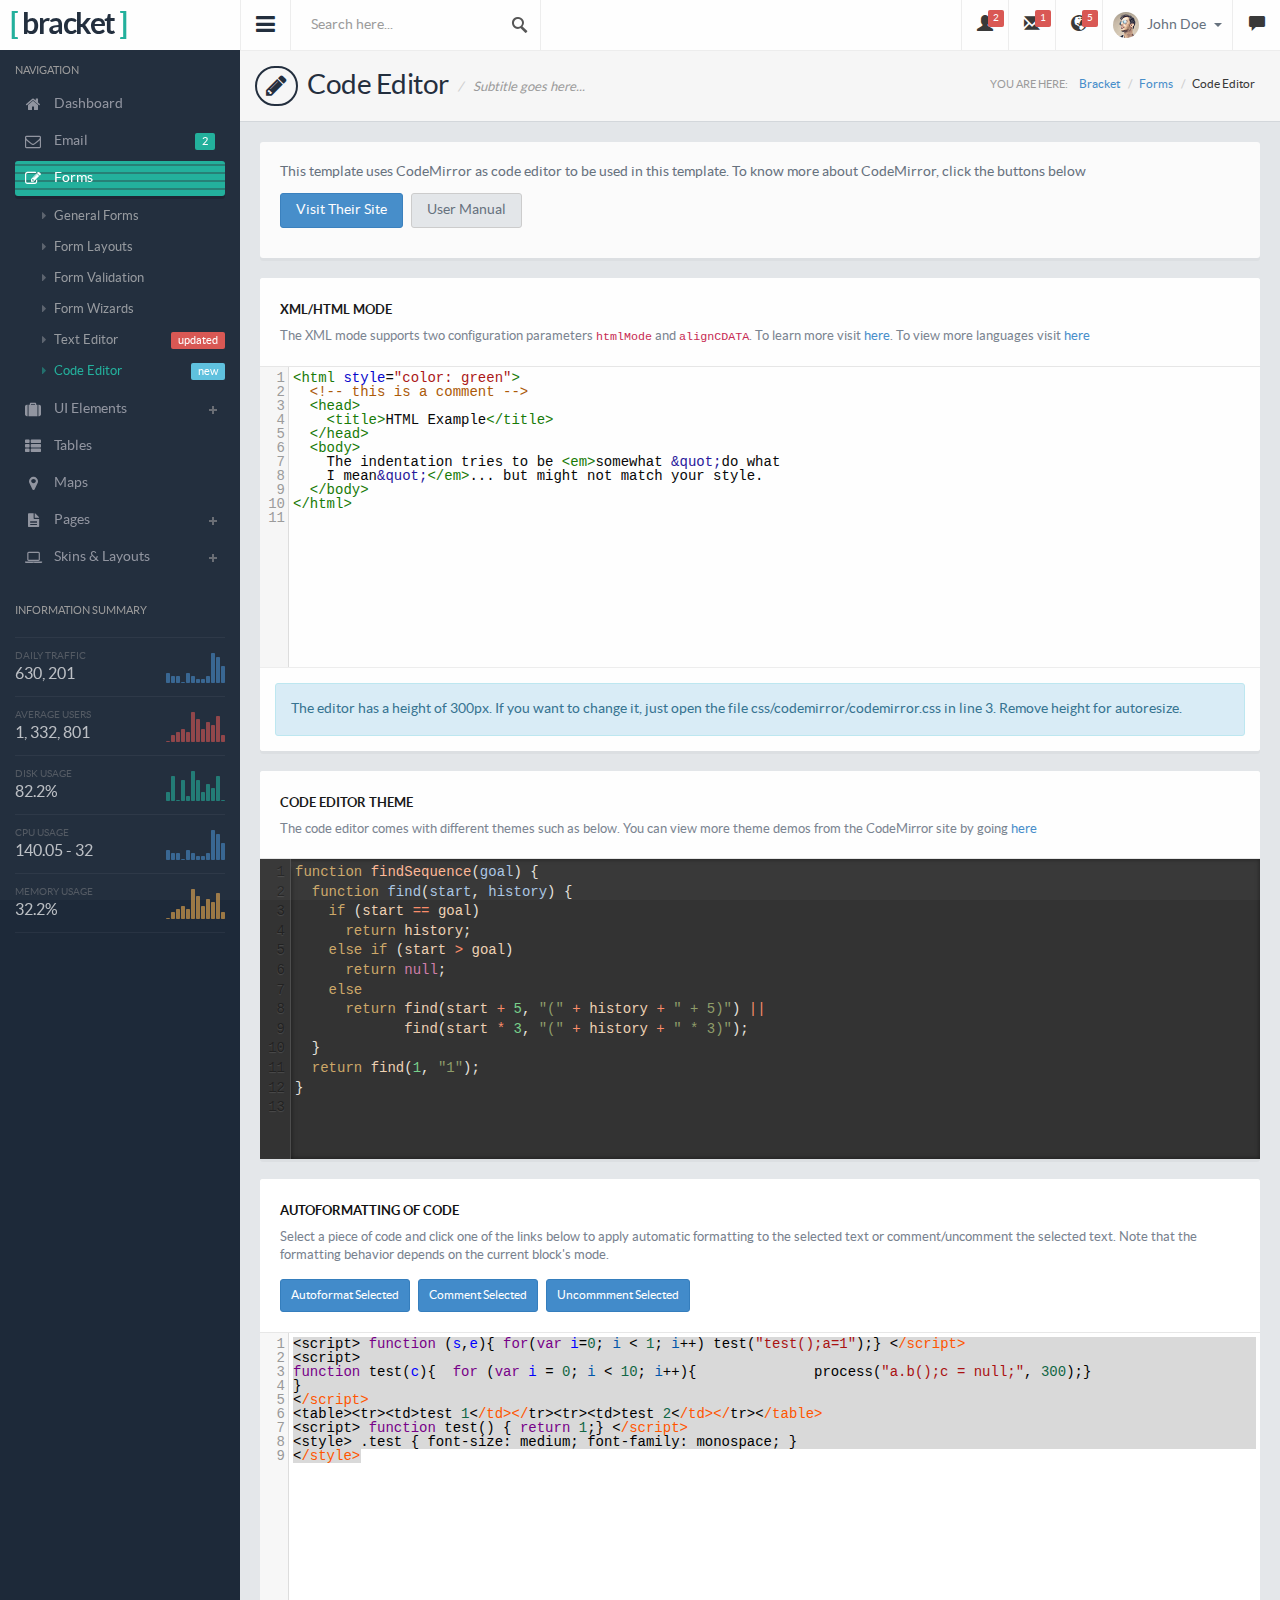
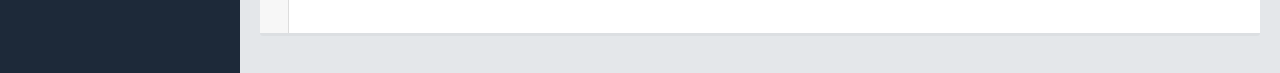
<file: web/src/main/webapp/code-editor.html>
<!DOCTYPE html>
<html lang="en">
<head>
  <meta charset="utf-8">
  <meta name="viewport" content="width=device-width, initial-scale=1.0, maximum-scale=1.0">
  <meta name="description" content="">
  <meta name="author" content="">
  <link rel="shortcut icon" href="images/favicon.png" type="image/png">

  <title>Bracket Responsive Bootstrap3 Admin</title>

  <link href="css/style.default.css" rel="stylesheet">
  <link rel="stylesheet" href="css/codemirror/codemirror.css" />
  <link rel="stylesheet" href="css/codemirror/theme/ambiance.css">

  <!-- HTML5 shim and Respond.js IE8 support of HTML5 elements and media queries -->
  <!--[if lt IE 9]>
  <script src="js/html5shiv.js"></script>
  <script src="js/respond.min.js"></script>
  <![endif]-->
  
</head>

<body>

 


<!-- Preloader -->
<div id="preloader">
    <div id="status"><i class="fa fa-spinner fa-spin"></i></div>
</div>

<section>
  
  <div class="leftpanel">
    
    <div class="logopanel">
        <h1><span>[</span> bracket <span>]</span></h1>
    </div><!-- logopanel -->
    
    <div class="leftpanelinner">
        
        <!-- This is only visible to small devices -->
        <div class="visible-xs hidden-sm hidden-md hidden-lg">   
            <div class="media userlogged">
                <img alt="" src="images/photos/loggeduser.png" class="media-object">
                <div class="media-body">
                    <h4>John Doe</h4>
                    <span>"Life is so..."</span>
                </div>
            </div>
          
            <h5 class="sidebartitle actitle">Account</h5>
            <ul class="nav nav-pills nav-stacked nav-bracket mb30">
              <li><a href="profile.html"><i class="fa fa-user"></i> <span>Profile</span></a></li>
              <li><a href=""><i class="fa fa-cog"></i> <span>Account Settings</span></a></li>
              <li><a href=""><i class="fa fa-question-circle"></i> <span>Help</span></a></li>
              <li><a href="signout.html"><i class="fa fa-sign-out"></i> <span>Sign Out</span></a></li>
            </ul>
        </div>
      
      <h5 class="sidebartitle">Navigation</h5>
      <ul class="nav nav-pills nav-stacked nav-bracket">
        <li><a href="index.html"><i class="fa fa-home"></i> <span>Dashboard</span></a></li>
        <li><a href="email.html"><span class="pull-right badge badge-success">2</span><i class="fa fa-envelope-o"></i> <span>Email</span></a></li>
        <li class="nav-parent nav-active active"><a href=""><i class="fa fa-edit"></i> <span>Forms</span></a>
          <ul class="children" style="display: block">
            <li><a href="general-forms.html"><i class="fa fa-caret-right"></i> General Forms</a></li>
            <li><a href="form-layouts.html"><i class="fa fa-caret-right"></i> Form Layouts</a></li>
            <li><a href="form-validation.html"><i class="fa fa-caret-right"></i> Form Validation</a></li>
            <li><a href="form-wizards.html"><i class="fa fa-caret-right"></i> Form Wizards</a></li>
            <li><a href="wysiwyg.html"><span class="pull-right badge badge-danger">updated</span><i class="fa fa-caret-right"></i> Text Editor</a></li>
            <li class="active"><a href="code-editor.html"><span class="pull-right badge badge-info">new</span><i class="fa fa-caret-right"></i> Code Editor</a></li>
          </ul>
        </li>
        <li class="nav-parent"><a href=""><i class="fa fa-suitcase"></i> <span>UI Elements</span></a>
          <ul class="children">
            <li><a href="buttons.html"><i class="fa fa-caret-right"></i> Buttons</a></li>
            <li><a href="icons.html"><i class="fa fa-caret-right"></i> Icons</a></li>
            <li><a href="typography.html"><i class="fa fa-caret-right"></i> Typography</a></li>
            <li><a href="alerts.html"><i class="fa fa-caret-right"></i> Alerts &amp; Notifications</a></li>
            <li><a href="modals.html"><span class="pull-right badge badge-info">new</span><i class="fa fa-caret-right"></i> Modals</a></li>
            <li><a href="tabs-accordions.html"><i class="fa fa-caret-right"></i> Tabs &amp; Accordions</a></li>
            <li><a href="sliders.html"><i class="fa fa-caret-right"></i> Sliders</a></li>
            <li><a href="graphs.html"><i class="fa fa-caret-right"></i> Graphs &amp; Charts</a></li>
            <li><a href="widgets.html"><span class="pull-right badge badge-danger">updated</span><i class="fa fa-caret-right"></i> Panels &amp; Widgets</a></li>
            <li><a href="extras.html"><i class="fa fa-caret-right"></i> Extras</a></li>
          </ul>
        </li>
        <li><a href="tables.html"><i class="fa fa-th-list"></i> <span>Tables</span></a></li>
        <li><a href="maps.html"><i class="fa fa-map-marker"></i> <span>Maps</span></a></li>
        <li class="nav-parent"><a href=""><i class="fa fa-file-text"></i> <span>Pages</span></a>
          <ul class="children">
            <li><a href="calendar.html"><i class="fa fa-caret-right"></i> Calendar</a></li>
            <li><a href="media-manager.html"><i class="fa fa-caret-right"></i> Media Manager</a></li>
            <li><a href="timeline.html"><i class="fa fa-caret-right"></i> Timeline</a></li>
            <li><a href="blog-list.html"><i class="fa fa-caret-right"></i> Blog List</a></li>
            <li><a href="blog-single.html"><i class="fa fa-caret-right"></i> Blog Single</a></li>
            <li><a href="people-directory.html"><i class="fa fa-caret-right"></i> People Directory</a></li>
            <li><a href="profile.html"><i class="fa fa-caret-right"></i> Profile</a></li>
            <li><a href="invoice.html"><i class="fa fa-caret-right"></i> Invoice</a></li>
            <li><a href="search-results.html"><i class="fa fa-caret-right"></i> Search Results</a></li>
            <li><a href="blank.html"><i class="fa fa-caret-right"></i> Blank Page</a></li>
            <li><a href="notfound.html"><i class="fa fa-caret-right"></i> 404 Page</a></li>
            <li><a href="locked.html"><i class="fa fa-caret-right"></i> Locked Screen</a></li>
            <li><a href="signin.html"><i class="fa fa-caret-right"></i> Sign In</a></li>
            <li><a href="signup.html"><i class="fa fa-caret-right"></i> Sign Up</a></li>
          </ul>
        </li>
        <li class="nav-parent"><a href="layouts.html"><i class="fa fa-laptop"></i> <span>Skins &amp; Layouts</span></a>
            <ul class="children">
                <li><a href="layouts.html"><i class="fa fa-caret-right"></i> General Layouts</a></li>
                <li><a href="horizontal-menu.html"><i class="fa fa-caret-right"></i> Top Menu</a></li>
                <li><a href="horizontal-menu2.html"><i class="fa fa-caret-right"></i> Top Menu w/ Sidebar</a></li>
                <li><a href="fixed-width.html"><i class="fa fa-caret-right"></i> Fixed Width Page</a></li>
                <li><a href="fixed-width2.html"><span class="pull-right badge badge-info">new</span><i class="fa fa-caret-right"></i> Fixed Width w/ Menu</a></li>
            </ul>
        </li>
      </ul>
      
      <div class="infosummary">
        <h5 class="sidebartitle">Information Summary</h5>    
        <ul>
            <li>
                <div class="datainfo">
                    <span class="text-muted">Daily Traffic</span>
                    <h4>630, 201</h4>
                </div>
                <div id="sidebar-chart" class="chart"></div>   
            </li>
            <li>
                <div class="datainfo">
                    <span class="text-muted">Average Users</span>
                    <h4>1, 332, 801</h4>
                </div>
                <div id="sidebar-chart2" class="chart"></div>   
            </li>
            <li>
                <div class="datainfo">
                    <span class="text-muted">Disk Usage</span>
                    <h4>82.2%</h4>
                </div>
                <div id="sidebar-chart3" class="chart"></div>   
            </li>
            <li>
                <div class="datainfo">
                    <span class="text-muted">CPU Usage</span>
                    <h4>140.05 - 32</h4>
                </div>
                <div id="sidebar-chart4" class="chart"></div>   
            </li>
            <li>
                <div class="datainfo">
                    <span class="text-muted">Memory Usage</span>
                    <h4>32.2%</h4>
                </div>
                <div id="sidebar-chart5" class="chart"></div>   
            </li>
        </ul>
      </div><!-- infosummary -->
      
    </div><!-- leftpanelinner -->
  </div><!-- leftpanel -->
  
  <div class="mainpanel">
    
    <div class="headerbar">
      
      <a class="menutoggle"><i class="fa fa-bars"></i></a>
      
      <form class="searchform" action="index.html" method="post">
        <input type="text" class="form-control" name="keyword" placeholder="Search here..." />
      </form>
      
      <div class="header-right">
        <ul class="headermenu">
          <li>
            <div class="btn-group">
              <button class="btn btn-default dropdown-toggle tp-icon" data-toggle="dropdown">
                <i class="glyphicon glyphicon-user"></i>
                <span class="badge">2</span>
              </button>
              <div class="dropdown-menu dropdown-menu-head pull-right">
                <h5 class="title">2 Newly Registered Users</h5>
                <ul class="dropdown-list user-list">
                  <li class="new">
                    <div class="thumb"><a href=""><img src="images/photos/user1.png" alt="" /></a></div>
                    <div class="desc">
                      <h5><a href="">Draniem Daamul (@draniem)</a> <span class="badge badge-success">new</span></h5>
                    </div>
                  </li>
                  <li class="new">
                    <div class="thumb"><a href=""><img src="images/photos/user2.png" alt="" /></a></div>
                    <div class="desc">
                      <h5><a href="">Zaham Sindilmaca (@zaham)</a> <span class="badge badge-success">new</span></h5>
                    </div>
                  </li>
                  <li>
                    <div class="thumb"><a href=""><img src="images/photos/user3.png" alt="" /></a></div>
                    <div class="desc">
                      <h5><a href="">Weno Carasbong (@wenocar)</a></h5>
                    </div>
                  </li>
                  <li>
                    <div class="thumb"><a href=""><img src="images/photos/user4.png" alt="" /></a></div>
                    <div class="desc">
                      <h5><a href="">Nusja Nawancali (@nusja)</a></h5>
                    </div>
                  </li>
                  <li>
                    <div class="thumb"><a href=""><img src="images/photos/user5.png" alt="" /></a></div>
                    <div class="desc">
                      <h5><a href="">Lane Kitmari (@lane_kitmare)</a></h5>
                    </div>
                  </li>
                  <li class="new"><a href="">See All Users</a></li>
                </ul>
              </div>
            </div>
          </li>
          <li>
            <div class="btn-group">
              <button class="btn btn-default dropdown-toggle tp-icon" data-toggle="dropdown">
                <i class="glyphicon glyphicon-envelope"></i>
                <span class="badge">1</span>
              </button>
              <div class="dropdown-menu dropdown-menu-head pull-right">
                <h5 class="title">You Have 1 New Message</h5>
                <ul class="dropdown-list gen-list">
                  <li class="new">
                    <a href="">
                    <span class="thumb"><img src="images/photos/user1.png" alt="" /></span>
                    <span class="desc">
                      <span class="name">Draniem Daamul <span class="badge badge-success">new</span></span>
                      <span class="msg">Lorem ipsum dolor sit amet...</span>
                    </span>
                    </a>
                  </li>
                  <li>
                    <a href="">
                    <span class="thumb"><img src="images/photos/user2.png" alt="" /></span>
                    <span class="desc">
                      <span class="name">Nusja Nawancali</span>
                      <span class="msg">Lorem ipsum dolor sit amet...</span>
                    </span>
                    </a>
                  </li>
                  <li>
                    <a href="">
                    <span class="thumb"><img src="images/photos/user3.png" alt="" /></span>
                    <span class="desc">
                      <span class="name">Weno Carasbong</span>
                      <span class="msg">Lorem ipsum dolor sit amet...</span>
                    </span>
                    </a>
                  </li>
                  <li>
                    <a href="">
                    <span class="thumb"><img src="images/photos/user4.png" alt="" /></span>
                    <span class="desc">
                      <span class="name">Zaham Sindilmaca</span>
                      <span class="msg">Lorem ipsum dolor sit amet...</span>
                    </span>
                    </a>
                  </li>
                  <li>
                    <a href="">
                    <span class="thumb"><img src="images/photos/user5.png" alt="" /></span>
                    <span class="desc">
                      <span class="name">Veno Leongal</span>
                      <span class="msg">Lorem ipsum dolor sit amet...</span>
                    </span>
                    </a>
                  </li>
                  <li class="new"><a href="">Read All Messages</a></li>
                </ul>
              </div>
            </div>
          </li>
          <li>
            <div class="btn-group">
              <button class="btn btn-default dropdown-toggle tp-icon" data-toggle="dropdown">
                <i class="glyphicon glyphicon-globe"></i>
                <span class="badge">5</span>
              </button>
              <div class="dropdown-menu dropdown-menu-head pull-right">
                <h5 class="title">You Have 5 New Notifications</h5>
                <ul class="dropdown-list gen-list">
                  <li class="new">
                    <a href="">
                    <span class="thumb"><img src="images/photos/user4.png" alt="" /></span>
                    <span class="desc">
                      <span class="name">Zaham Sindilmaca <span class="badge badge-success">new</span></span>
                      <span class="msg">is now following you</span>
                    </span>
                    </a>
                  </li>
                  <li class="new">
                    <a href="">
                    <span class="thumb"><img src="images/photos/user5.png" alt="" /></span>
                    <span class="desc">
                      <span class="name">Weno Carasbong <span class="badge badge-success">new</span></span>
                      <span class="msg">is now following you</span>
                    </span>
                    </a>
                  </li>
                  <li class="new">
                    <a href="">
                    <span class="thumb"><img src="images/photos/user3.png" alt="" /></span>
                    <span class="desc">
                      <span class="name">Veno Leongal <span class="badge badge-success">new</span></span>
                      <span class="msg">likes your recent status</span>
                    </span>
                    </a>
                  </li>
                  <li class="new">
                    <a href="">
                    <span class="thumb"><img src="images/photos/user3.png" alt="" /></span>
                    <span class="desc">
                      <span class="name">Nusja Nawancali <span class="badge badge-success">new</span></span>
                      <span class="msg">downloaded your work</span>
                    </span>
                    </a>
                  </li>
                  <li class="new">
                    <a href="">
                    <span class="thumb"><img src="images/photos/user3.png" alt="" /></span>
                    <span class="desc">
                      <span class="name">Nusja Nawancali <span class="badge badge-success">new</span></span>
                      <span class="msg">send you 2 messages</span>
                    </span>
                    </a>
                  </li>
                  <li class="new"><a href="">See All Notifications</a></li>
                </ul>
              </div>
            </div>
          </li>
          <li>
            <div class="btn-group">
              <button type="button" class="btn btn-default dropdown-toggle" data-toggle="dropdown">
                <img src="images/photos/loggeduser.png" alt="" />
                John Doe
                <span class="caret"></span>
              </button>
              <ul class="dropdown-menu dropdown-menu-usermenu pull-right">
                <li><a href="profile.html"><i class="glyphicon glyphicon-user"></i> My Profile</a></li>
                <li><a href="#"><i class="glyphicon glyphicon-cog"></i> Account Settings</a></li>
                <li><a href="#"><i class="glyphicon glyphicon-question-sign"></i> Help</a></li>
                <li><a href="signin.html"><i class="glyphicon glyphicon-log-out"></i> Log Out</a></li>
              </ul>
            </div>
          </li>
          <li>
            <button id="chatview" class="btn btn-default tp-icon chat-icon">
                <i class="glyphicon glyphicon-comment"></i>
            </button>
          </li>
        </ul>
      </div><!-- header-right -->
      
    </div><!-- headerbar -->
        
    <div class="pageheader">
      <h2><i class="fa fa-pencil"></i> Code Editor <span>Subtitle goes here...</span></h2>
      <div class="breadcrumb-wrapper">
        <span class="label">You are here:</span>
        <ol class="breadcrumb">
          <li><a href="index.html">Bracket</a></li>
          <li><a href="general-forms.html">Forms</a></li>
          <li class="active">Code Editor</li>
        </ol>
      </div>
    </div>
    
    <div class="contentpanel">
        
        <div class="panel panel-default">
            <div class="panel-body">
                <p>This template uses CodeMirror as code editor to be used in this template. To know more about CodeMirror, click the buttons below</p>
                <p><a href="http://codemirror.net/" class="btn btn-primary mr5" target=_blank">Visit Their Site</a> <a class="btn btn-default" target="_blank" href="http://codemirror.net/doc/manual.html">User Manual</a></p>
            </div>
        </div>
      
        <div class="panel panel-default panel-alt">
            <div class="panel-heading">
                <h4 class="panel-title">XML/HTML Mode</h4>
                <p>The XML mode supports two configuration parameters <code>htmlMode</code> and <code>alignCDATA</code>. To learn more visit <a target="_blank" href="http://codemirror.net/mode/xml/index.html">here</a>. To view more languages visit <a href="http://codemirror.net/mode/index.html" target="_blank">here</a></p>
            </div><!-- panel-heading -->
            <div class="panel-body nopadding">
                <textarea id="code" name="code">
&lt;html style="color: green"&gt;
  &lt;!-- this is a comment --&gt;
  &lt;head&gt;
    &lt;title&gt;HTML Example&lt;/title&gt;
  &lt;/head&gt;
  &lt;body&gt;
    The indentation tries to be &lt;em&gt;somewhat &amp;quot;do what
    I mean&amp;quot;&lt;/em&gt;... but might not match your style.
  &lt;/body&gt;
&lt;/html&gt;
</textarea>    
            </div><!-- panel-body -->
            <div class="panel-footer">
                <div class="alert alert-info nomargin">
                    <p>The editor has a height of 300px. If you want to change it, just open the file css/codemirror/codemirror.css in line 3. Remove height for autoresize.</p>
                </div>
            </div>
        </div><!-- panel -->
        
        <div class="panel panel-default panel-alt">
            <div class="panel-heading">
                <h4 class="panel-title">Code Editor Theme</h4>
                <p>The code editor comes with different themes such as below. You can view more theme demos from the CodeMirror site by going <a href="http://codemirror.net/demo/theme.html" target="_blank">here</a></p>
            </div><!-- panel-heading -->
            <div class="panel-body nopadding">
                <textarea id="code2" name="code">
function findSequence(goal) {
  function find(start, history) {
    if (start == goal)
      return history;
    else if (start > goal)
      return null;
    else
      return find(start + 5, "(" + history + " + 5)") ||
             find(start * 3, "(" + history + " * 3)");
  }
  return find(1, "1");
}
</textarea>    
            </div><!-- panel-body -->
        </div><!-- panel -->
        
        <div class="panel panel-default panel-alt">
            <div class="panel-heading">
                <h4 class="panel-title">AutoFormatting Of Code</h4>
                <p>Select a piece of code and click one of the links below to apply automatic formatting to the selected text or comment/uncomment the selected text. Note that the formatting behavior depends on the current block's mode. </p>
                <div class="mb15"></div>
                <button class="btn btn-primary btn-sm mr5 autoformat">Autoformat Selected</button>
                <button class="btn btn-primary btn-sm mr5 comment">Comment Selected</button>
                <button class="btn btn-primary btn-sm uncomment">Uncommment Selected</button>
            </div><!-- panel-heading -->
            <div class="panel-body nopadding">
                <textarea id="code3" name="code"><script> function (s,e){ for(var i=0; i < 1; i++) test("test();a=1");} </script>
<script>
function test(c){  for (var i = 0; i < 10; i++){	          process("a.b();c = null;", 300);}
}
</script>
<table><tr><td>test 1</td></tr><tr><td>test 2</td></tr></table>
<script> function test() { return 1;} </script>
<style> .test { font-size: medium; font-family: monospace; }
</style></textarea>    
            </div><!-- panel-body -->
        </div><!-- panel -->
        
        
      
    </div><!-- contentpanel -->
    
  </div><!-- mainpanel -->
  
  <div class="rightpanel">
    <!-- Nav tabs -->
    <ul class="nav nav-tabs nav-justified">
        <li class="active"><a href="#rp-alluser" data-toggle="tab"><i class="fa fa-users"></i></a></li>
        <li><a href="#rp-favorites" data-toggle="tab"><i class="fa fa-heart"></i></a></li>
        <li><a href="#rp-history" data-toggle="tab"><i class="fa fa-clock-o"></i></a></li>
        <li><a href="#rp-settings" data-toggle="tab"><i class="fa fa-gear"></i></a></li>
    </ul>
        
    <!-- Tab panes -->
    <div class="tab-content">
        <div class="tab-pane active" id="rp-alluser">
            <h5 class="sidebartitle">Online Users</h5>
            <ul class="chatuserlist">
                <li class="online">
                    <div class="media">
                        <a href="#" class="pull-left media-thumb">
                            <img alt="" src="images/photos/userprofile.png" class="media-object">
                        </a>
                        <div class="media-body">
                            <strong>Eileen Sideways</strong>
                            <small>Los Angeles, CA</small>
                        </div>
                    </div><!-- media -->
                </li>
                <li class="online">
                    <div class="media">
                        <a href="#" class="pull-left media-thumb">
                            <img alt="" src="images/photos/user1.png" class="media-object">
                        </a>
                        <div class="media-body">
                            <span class="pull-right badge badge-danger">2</span>
                            <strong>Zaham Sindilmaca</strong>
                            <small>San Francisco, CA</small>
                        </div>
                    </div><!-- media -->
                </li>
                <li class="online">
                    <div class="media">
                        <a href="#" class="pull-left media-thumb">
                            <img alt="" src="images/photos/user2.png" class="media-object">
                        </a>
                        <div class="media-body">
                            <strong>Nusja Nawancali</strong>
                            <small>Bangkok, Thailand</small>
                        </div>
                    </div><!-- media -->
                </li>
                <li class="online">
                    <div class="media">
                        <a href="#" class="pull-left media-thumb">
                            <img alt="" src="images/photos/user3.png" class="media-object">
                        </a>
                        <div class="media-body">
                            <strong>Renov Leongal</strong>
                            <small>Cebu City, Philippines</small>
                        </div>
                    </div><!-- media -->
                </li>
                <li class="online">
                    <div class="media">
                        <a href="#" class="pull-left media-thumb">
                            <img alt="" src="images/photos/user4.png" class="media-object">
                        </a>
                        <div class="media-body">
                            <strong>Weno Carasbong</strong>
                            <small>Tokyo, Japan</small>
                        </div>
                    </div><!-- media -->
                </li>
            </ul>
            
            <div class="mb30"></div>
            
            <h5 class="sidebartitle">Offline Users</h5>
            <ul class="chatuserlist">
                <li>
                    <div class="media">
                        <a href="#" class="pull-left media-thumb">
                            <img alt="" src="images/photos/user5.png" class="media-object">
                        </a>
                        <div class="media-body">
                            <strong>Eileen Sideways</strong>
                            <small>Los Angeles, CA</small>
                        </div>
                    </div><!-- media -->
                </li>
                <li>
                    <div class="media">
                        <a href="#" class="pull-left media-thumb">
                            <img alt="" src="images/photos/user2.png" class="media-object">
                        </a>
                        <div class="media-body">
                            <strong>Zaham Sindilmaca</strong>
                            <small>San Francisco, CA</small>
                        </div>
                    </div><!-- media -->
                </li>
                <li>
                    <div class="media">
                        <a href="#" class="pull-left media-thumb">
                            <img alt="" src="images/photos/user3.png" class="media-object">
                        </a>
                        <div class="media-body">
                            <strong>Nusja Nawancali</strong>
                            <small>Bangkok, Thailand</small>
                        </div>
                    </div><!-- media -->
                </li>
                <li>
                    <div class="media">
                        <a href="#" class="pull-left media-thumb">
                            <img alt="" src="images/photos/user4.png" class="media-object">
                        </a>
                        <div class="media-body">
                            <strong>Renov Leongal</strong>
                            <small>Cebu City, Philippines</small>
                        </div>
                    </div><!-- media -->
                </li>
                <li>
                    <div class="media">
                        <a href="#" class="pull-left media-thumb">
                            <img alt="" src="images/photos/user5.png" class="media-object">
                        </a>
                        <div class="media-body">
                            <strong>Weno Carasbong</strong>
                            <small>Tokyo, Japan</small>
                        </div>
                    </div><!-- media -->
                </li>
                <li>
                    <div class="media">
                        <a href="#" class="pull-left media-thumb">
                            <img alt="" src="images/photos/user4.png" class="media-object">
                        </a>
                        <div class="media-body">
                            <strong>Renov Leongal</strong>
                            <small>Cebu City, Philippines</small>
                        </div>
                    </div><!-- media -->
                </li>
                <li>
                    <div class="media">
                        <a href="#" class="pull-left media-thumb">
                            <img alt="" src="images/photos/user5.png" class="media-object">
                        </a>
                        <div class="media-body">
                            <strong>Weno Carasbong</strong>
                            <small>Tokyo, Japan</small>
                        </div>
                    </div><!-- media -->
                </li>
            </ul>
        </div>
        <div class="tab-pane" id="rp-favorites">
            <h5 class="sidebartitle">Favorites</h5>
            <ul class="chatuserlist">
                <li class="online">
                    <div class="media">
                        <a href="#" class="pull-left media-thumb">
                            <img alt="" src="images/photos/user2.png" class="media-object">
                        </a>
                        <div class="media-body">
                            <strong>Eileen Sideways</strong>
                            <small>Los Angeles, CA</small>
                        </div>
                    </div><!-- media -->
                </li>
                <li>
                    <div class="media">
                        <a href="#" class="pull-left media-thumb">
                            <img alt="" src="images/photos/user1.png" class="media-object">
                        </a>
                        <div class="media-body">
                            <strong>Zaham Sindilmaca</strong>
                            <small>San Francisco, CA</small>
                        </div>
                    </div><!-- media -->
                </li>
                <li>
                    <div class="media">
                        <a href="#" class="pull-left media-thumb">
                            <img alt="" src="images/photos/user3.png" class="media-object">
                        </a>
                        <div class="media-body">
                            <strong>Nusja Nawancali</strong>
                            <small>Bangkok, Thailand</small>
                        </div>
                    </div><!-- media -->
                </li>
                <li class="online">
                    <div class="media">
                        <a href="#" class="pull-left media-thumb">
                            <img alt="" src="images/photos/user4.png" class="media-object">
                        </a>
                        <div class="media-body">
                            <strong>Renov Leongal</strong>
                            <small>Cebu City, Philippines</small>
                        </div>
                    </div><!-- media -->
                </li>
                <li class="online">
                    <div class="media">
                        <a href="#" class="pull-left media-thumb">
                            <img alt="" src="images/photos/user5.png" class="media-object">
                        </a>
                        <div class="media-body">
                            <strong>Weno Carasbong</strong>
                            <small>Tokyo, Japan</small>
                        </div>
                    </div><!-- media -->
                </li>
            </ul>
        </div>
        <div class="tab-pane" id="rp-history">
            <h5 class="sidebartitle">History</h5>
            <ul class="chatuserlist">
                <li class="online">
                    <div class="media">
                        <a href="#" class="pull-left media-thumb">
                            <img alt="" src="images/photos/user4.png" class="media-object">
                        </a>
                        <div class="media-body">
                            <strong>Eileen Sideways</strong>
                            <small>Hi hello, ctc?... would you mind if I go to your...</small>
                        </div>
                    </div><!-- media -->
                </li>
                <li>
                    <div class="media">
                        <a href="#" class="pull-left media-thumb">
                            <img alt="" src="images/photos/user2.png" class="media-object">
                        </a>
                        <div class="media-body">
                            <strong>Zaham Sindilmaca</strong>
                            <small>This is to inform you that your product that we...</small>
                        </div>
                    </div><!-- media -->
                </li>
                <li>
                    <div class="media">
                        <a href="#" class="pull-left media-thumb">
                            <img alt="" src="images/photos/user3.png" class="media-object">
                        </a>
                        <div class="media-body">
                            <strong>Nusja Nawancali</strong>
                            <small>Are you willing to have a long term relat...</small>
                        </div>
                    </div><!-- media -->
                </li>
            </ul>
        </div>
        <div class="tab-pane pane-settings" id="rp-settings">
            
            <h5 class="sidebartitle mb20">Settings</h5>
            <div class="form-group">
                <label class="col-xs-8 control-label">Show Offline Users</label>
                <div class="col-xs-4 control-label">
                    <div class="toggle toggle-success"></div>
                </div>
            </div>
            
            <div class="form-group">
                <label class="col-xs-8 control-label">Enable History</label>
                <div class="col-xs-4 control-label">
                    <div class="toggle toggle-success"></div>
                </div>
            </div>
            
            <div class="form-group">
                <label class="col-xs-8 control-label">Show Full Name</label>
                <div class="col-xs-4 control-label">
                    <div class="toggle-chat1 toggle-success"></div>
                </div>
            </div>
            
            <div class="form-group">
                <label class="col-xs-8 control-label">Show Location</label>
                <div class="col-xs-4 control-label">
                    <div class="toggle toggle-success"></div>
                </div>
            </div>
            
        </div><!-- tab-pane -->
        
    </div><!-- tab-content -->
  </div><!-- rightpanel -->
  
</section>


<script src="js/jquery-1.10.2.min.js"></script>
<script src="js/jquery-migrate-1.2.1.min.js"></script>
<script src="js/bootstrap.min.js"></script>
<script src="js/modernizr.min.js"></script>
<script src="js/jquery.sparkline.min.js"></script>
<script src="js/toggles.min.js"></script>
<script src="js/retina.min.js"></script>
<script src="js/jquery.cookies.js"></script>

<script src="js/codemirror/codemirror.js"></script>
<script src="js/codemirror/formatting.js"></script>
<script src="js/codemirror/mode/xml.js"></script>
<script src="js/codemirror/mode/javascript.js"></script>

<script src="js/custom.js"></script>

<script>
    
    CodeMirror.fromTextArea(document.getElementById("code"), {
        mode: {name: "xml", alignCDATA: true},
        lineNumbers: true
    });
    
    CodeMirror.fromTextArea(document.getElementById("code2"), {
        mode: {name: "javascript"},
        lineNumbers: true,
        theme: 'ambiance'
    });
    
    var editor = CodeMirror.fromTextArea(document.getElementById("code3"), {
        mode: {name: "javascript"},
        lineNumbers: true,
    });
    CodeMirror.commands["selectAll"](editor);
    
    function getSelectedRange() {
        return { from: editor.getCursor(true), to: editor.getCursor(false) };
    }
      
    function autoFormatSelection() {
        var range = getSelectedRange();
        editor.autoFormatRange(range.from, range.to);
    }
      
    function commentSelection(isComment) {
        var range = getSelectedRange();
        editor.commentRange(isComment, range.from, range.to);
    }
    
    jQuery(document).ready(function(){
        
        jQuery('.autoformat').click(function(){
            autoFormatSelection();
        });
        
        jQuery('.comment').click(function(){
            commentSelection(true);
        });
        
        jQuery('.uncomment').click(function(){
            commentSelection(false);
        });
    
    });
  
</script>

</body>
</html>
</file>
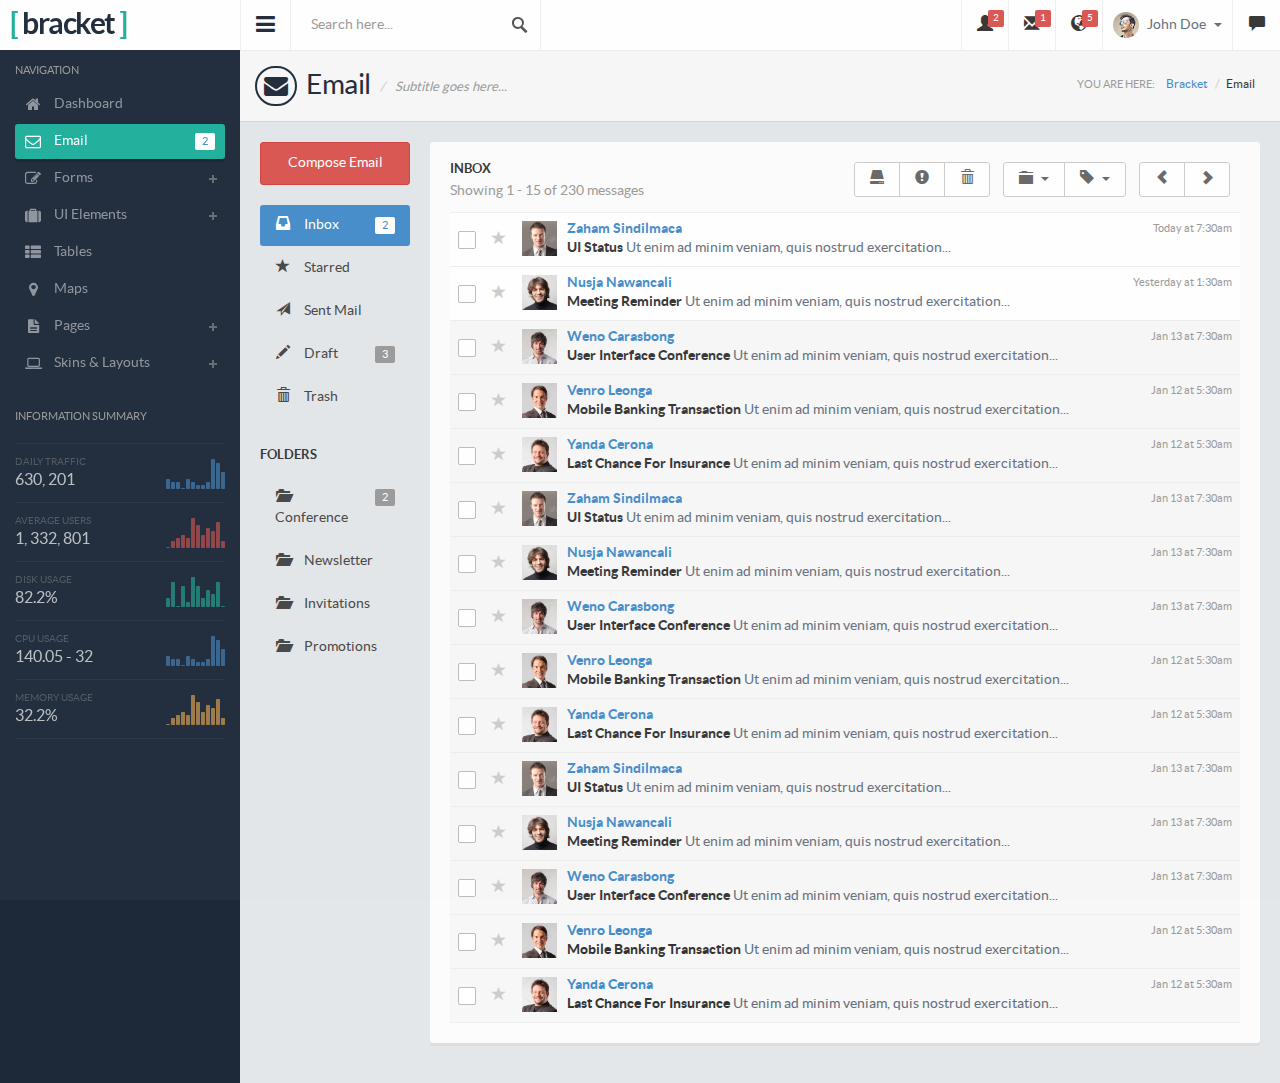
<file: web/src/main/webapp/email.html>
<!DOCTYPE html>
<html lang="en">
<head>
  <meta charset="utf-8">
  <meta name="viewport" content="width=device-width, initial-scale=1.0, maximum-scale=1.0">
  <meta name="description" content="">
  <meta name="author" content="">
  <link rel="shortcut icon" href="images/favicon.png" type="image/png">

  <title>Bracket Responsive Bootstrap3 Admin</title>

  <link href="css/style.default.css" rel="stylesheet">
  <link href="css/helvetica.css.html" rel="stylesheet">

  <!-- HTML5 shim and Respond.js IE8 support of HTML5 elements and media queries -->
  <!--[if lt IE 9]>
  <script src="js/html5shiv.js"></script>
  <script src="js/respond.min.js"></script>
  <![endif]-->
</head>

<body>

 



<!-- Preloader -->
<div id="preloader">
    <div id="status"><i class="fa fa-spinner fa-spin"></i></div>
</div>

<section>
  
  <div class="leftpanel">
    
    <div class="logopanel">
        <h1><span>[</span> bracket <span>]</span></h1>
    </div><!-- logopanel -->
    
    <div class="leftpanelinner">
        
        <!-- This is only visible to small devices -->
        <div class="visible-xs hidden-sm hidden-md hidden-lg">   
            <div class="media userlogged">
                <img alt="" src="images/photos/loggeduser.png" class="media-object">
                <div class="media-body">
                    <h4>John Doe</h4>
                    <span>"Life is so..."</span>
                </div>
            </div>
          
            <h5 class="sidebartitle actitle">Account</h5>
            <ul class="nav nav-pills nav-stacked nav-bracket mb30">
              <li><a href="profile.html"><i class="fa fa-user"></i> <span>Profile</span></a></li>
              <li><a href=""><i class="fa fa-cog"></i> <span>Account Settings</span></a></li>
              <li><a href=""><i class="fa fa-question-circle"></i> <span>Help</span></a></li>
              <li><a href="signout.html"><i class="fa fa-sign-out"></i> <span>Sign Out</span></a></li>
            </ul>
        </div>
      
      <h5 class="sidebartitle">Navigation</h5>
      <ul class="nav nav-pills nav-stacked nav-bracket">
        <li><a href="index.html"><i class="fa fa-home"></i> <span>Dashboard</span></a></li>
        <li class="active"><a href="email.html"><span class="pull-right badge badge-success">2</span><i class="fa fa-envelope-o"></i> <span>Email</span></a></li>
        <li class="nav-parent"><a href=""><i class="fa fa-edit"></i> <span>Forms</span></a>
          <ul class="children">
            <li><a href="general-forms.html"><i class="fa fa-caret-right"></i> General Forms</a></li>
            <li><a href="form-layouts.html"><i class="fa fa-caret-right"></i> Form Layouts</a></li>
            <li><a href="form-validation.html"><i class="fa fa-caret-right"></i> Form Validation</a></li>
            <li><a href="form-wizards.html"><i class="fa fa-caret-right"></i> Form Wizards</a></li>
            <li><a href="wysiwyg.html"><span class="pull-right badge badge-danger">updated</span><i class="fa fa-caret-right"></i> Text Editor</a></li>
            <li><a href="code-editor.html"><span class="pull-right badge badge-info">new</span><i class="fa fa-caret-right"></i> Code Editor</a></li>
          </ul>
        </li>
        <li class="nav-parent"><a href=""><i class="fa fa-suitcase"></i> <span>UI Elements</span></a>
          <ul class="children">
            <li><a href="buttons.html"><i class="fa fa-caret-right"></i> Buttons</a></li>
            <li><a href="icons.html"><i class="fa fa-caret-right"></i> Icons</a></li>
            <li><a href="typography.html"><i class="fa fa-caret-right"></i> Typography</a></li>
            <li><a href="alerts.html"><i class="fa fa-caret-right"></i> Alerts &amp; Notifications</a></li>
            <li><a href="modals.html"><span class="pull-right badge badge-info">new</span><i class="fa fa-caret-right"></i> Modals</a></li>
            <li><a href="tabs-accordions.html"><i class="fa fa-caret-right"></i> Tabs &amp; Accordions</a></li>
            <li><a href="sliders.html"><i class="fa fa-caret-right"></i> Sliders</a></li>
            <li><a href="graphs.html"><i class="fa fa-caret-right"></i> Graphs &amp; Charts</a></li>
            <li><a href="widgets.html"><span class="pull-right badge badge-danger">updated</span><i class="fa fa-caret-right"></i> Panels &amp; Widgets</a></li>
            <li><a href="extras.html"><i class="fa fa-caret-right"></i> Extras</a></li>
          </ul>
        </li>
        <li><a href="tables.html"><i class="fa fa-th-list"></i> <span>Tables</span></a></li>
        <li><a href="maps.html"><i class="fa fa-map-marker"></i> <span>Maps</span></a></li>
        <li class="nav-parent"><a href=""><i class="fa fa-file-text"></i> <span>Pages</span></a>
          <ul class="children">
            <li><a href="calendar.html"><i class="fa fa-caret-right"></i> Calendar</a></li>
            <li><a href="media-manager.html"><i class="fa fa-caret-right"></i> Media Manager</a></li>
            <li><a href="timeline.html"><i class="fa fa-caret-right"></i> Timeline</a></li>
            <li><a href="blog-list.html"><i class="fa fa-caret-right"></i> Blog List</a></li>
            <li><a href="blog-single.html"><i class="fa fa-caret-right"></i> Blog Single</a></li>
            <li><a href="people-directory.html"><i class="fa fa-caret-right"></i> People Directory</a></li>
            <li><a href="profile.html"><i class="fa fa-caret-right"></i> Profile</a></li>
            <li><a href="invoice.html"><i class="fa fa-caret-right"></i> Invoice</a></li>
            <li><a href="search-results.html"><i class="fa fa-caret-right"></i> Search Results</a></li>
            <li><a href="blank.html"><i class="fa fa-caret-right"></i> Blank Page</a></li>
            <li><a href="notfound.html"><i class="fa fa-caret-right"></i> 404 Page</a></li>
            <li><a href="locked.html"><i class="fa fa-caret-right"></i> Locked Screen</a></li>
            <li><a href="signin.html"><i class="fa fa-caret-right"></i> Sign In</a></li>
            <li><a href="signup.html"><i class="fa fa-caret-right"></i> Sign Up</a></li>
          </ul>
        </li>
        <li class="nav-parent"><a href="layouts.html"><i class="fa fa-laptop"></i> <span>Skins &amp; Layouts</span></a>
            <ul class="children">
                <li><a href="layouts.html"><i class="fa fa-caret-right"></i> General Layouts</a></li>
                <li><a href="horizontal-menu.html"><i class="fa fa-caret-right"></i> Top Menu</a></li>
                <li><a href="horizontal-menu2.html"><i class="fa fa-caret-right"></i> Top Menu w/ Sidebar</a></li>
                <li><a href="fixed-width.html"><i class="fa fa-caret-right"></i> Fixed Width Page</a></li>
                <li><a href="fixed-width2.html"><span class="pull-right badge badge-info">new</span><i class="fa fa-caret-right"></i> Fixed Width w/ Menu</a></li>
            </ul>
        </li>
      </ul>
      
      <div class="infosummary">
        <h5 class="sidebartitle">Information Summary</h5>    
        <ul>
            <li>
                <div class="datainfo">
                    <span class="text-muted">Daily Traffic</span>
                    <h4>630, 201</h4>
                </div>
                <div id="sidebar-chart" class="chart"></div>   
            </li>
            <li>
                <div class="datainfo">
                    <span class="text-muted">Average Users</span>
                    <h4>1, 332, 801</h4>
                </div>
                <div id="sidebar-chart2" class="chart"></div>   
            </li>
            <li>
                <div class="datainfo">
                    <span class="text-muted">Disk Usage</span>
                    <h4>82.2%</h4>
                </div>
                <div id="sidebar-chart3" class="chart"></div>   
            </li>
            <li>
                <div class="datainfo">
                    <span class="text-muted">CPU Usage</span>
                    <h4>140.05 - 32</h4>
                </div>
                <div id="sidebar-chart4" class="chart"></div>   
            </li>
            <li>
                <div class="datainfo">
                    <span class="text-muted">Memory Usage</span>
                    <h4>32.2%</h4>
                </div>
                <div id="sidebar-chart5" class="chart"></div>   
            </li>
        </ul>
      </div><!-- infosummary -->
      
    </div><!-- leftpanelinner -->
  </div><!-- leftpanel -->
  
  <div class="mainpanel">
    
    <div class="headerbar">
      
      <a class="menutoggle"><i class="fa fa-bars"></i></a>
      
      <form class="searchform" action="index.html" method="post">
        <input type="text" class="form-control" name="keyword" placeholder="Search here..." />
      </form>
      
      <div class="header-right">
        <ul class="headermenu">
          <li>
            <div class="btn-group">
              <button class="btn btn-default dropdown-toggle tp-icon" data-toggle="dropdown">
                <i class="glyphicon glyphicon-user"></i>
                <span class="badge">2</span>
              </button>
              <div class="dropdown-menu dropdown-menu-head pull-right">
                <h5 class="title">2 Newly Registered Users</h5>
                <ul class="dropdown-list user-list">
                  <li class="new">
                    <div class="thumb"><a href=""><img src="images/photos/user1.png" alt="" /></a></div>
                    <div class="desc">
                      <h5><a href="">Draniem Daamul (@draniem)</a> <span class="badge badge-success">new</span></h5>
                    </div>
                  </li>
                  <li class="new">
                    <div class="thumb"><a href=""><img src="images/photos/user2.png" alt="" /></a></div>
                    <div class="desc">
                      <h5><a href="">Zaham Sindilmaca (@zaham)</a> <span class="badge badge-success">new</span></h5>
                    </div>
                  </li>
                  <li>
                    <div class="thumb"><a href=""><img src="images/photos/user3.png" alt="" /></a></div>
                    <div class="desc">
                      <h5><a href="">Weno Carasbong (@wenocar)</a></h5>
                    </div>
                  </li>
                  <li>
                    <div class="thumb"><a href=""><img src="images/photos/user4.png" alt="" /></a></div>
                    <div class="desc">
                      <h5><a href="">Nusja Nawancali (@nusja)</a></h5>
                    </div>
                  </li>
                  <li>
                    <div class="thumb"><a href=""><img src="images/photos/user5.png" alt="" /></a></div>
                    <div class="desc">
                      <h5><a href="">Lane Kitmari (@lane_kitmare)</a></h5>
                    </div>
                  </li>
                  <li class="new"><a href="">See All Users</a></li>
                </ul>
              </div>
            </div>
          </li>
          <li>
            <div class="btn-group">
              <button class="btn btn-default dropdown-toggle tp-icon" data-toggle="dropdown">
                <i class="glyphicon glyphicon-envelope"></i>
                <span class="badge">1</span>
              </button>
              <div class="dropdown-menu dropdown-menu-head pull-right">
                <h5 class="title">You Have 1 New Message</h5>
                <ul class="dropdown-list gen-list">
                  <li class="new">
                    <a href="">
                    <span class="thumb"><img src="images/photos/user1.png" alt="" /></span>
                    <span class="desc">
                      <span class="name">Draniem Daamul <span class="badge badge-success">new</span></span>
                      <span class="msg">Lorem ipsum dolor sit amet...</span>
                    </span>
                    </a>
                  </li>
                  <li>
                    <a href="">
                    <span class="thumb"><img src="images/photos/user2.png" alt="" /></span>
                    <span class="desc">
                      <span class="name">Nusja Nawancali</span>
                      <span class="msg">Lorem ipsum dolor sit amet...</span>
                    </span>
                    </a>
                  </li>
                  <li>
                    <a href="">
                    <span class="thumb"><img src="images/photos/user3.png" alt="" /></span>
                    <span class="desc">
                      <span class="name">Weno Carasbong</span>
                      <span class="msg">Lorem ipsum dolor sit amet...</span>
                    </span>
                    </a>
                  </li>
                  <li>
                    <a href="">
                    <span class="thumb"><img src="images/photos/user4.png" alt="" /></span>
                    <span class="desc">
                      <span class="name">Zaham Sindilmaca</span>
                      <span class="msg">Lorem ipsum dolor sit amet...</span>
                    </span>
                    </a>
                  </li>
                  <li>
                    <a href="">
                    <span class="thumb"><img src="images/photos/user5.png" alt="" /></span>
                    <span class="desc">
                      <span class="name">Veno Leongal</span>
                      <span class="msg">Lorem ipsum dolor sit amet...</span>
                    </span>
                    </a>
                  </li>
                  <li class="new"><a href="">Read All Messages</a></li>
                </ul>
              </div>
            </div>
          </li>
          <li>
            <div class="btn-group">
              <button class="btn btn-default dropdown-toggle tp-icon" data-toggle="dropdown">
                <i class="glyphicon glyphicon-globe"></i>
                <span class="badge">5</span>
              </button>
              <div class="dropdown-menu dropdown-menu-head pull-right">
                <h5 class="title">You Have 5 New Notifications</h5>
                <ul class="dropdown-list gen-list">
                  <li class="new">
                    <a href="">
                    <span class="thumb"><img src="images/photos/user4.png" alt="" /></span>
                    <span class="desc">
                      <span class="name">Zaham Sindilmaca <span class="badge badge-success">new</span></span>
                      <span class="msg">is now following you</span>
                    </span>
                    </a>
                  </li>
                  <li class="new">
                    <a href="">
                    <span class="thumb"><img src="images/photos/user5.png" alt="" /></span>
                    <span class="desc">
                      <span class="name">Weno Carasbong <span class="badge badge-success">new</span></span>
                      <span class="msg">is now following you</span>
                    </span>
                    </a>
                  </li>
                  <li class="new">
                    <a href="">
                    <span class="thumb"><img src="images/photos/user3.png" alt="" /></span>
                    <span class="desc">
                      <span class="name">Veno Leongal <span class="badge badge-success">new</span></span>
                      <span class="msg">likes your recent status</span>
                    </span>
                    </a>
                  </li>
                  <li class="new">
                    <a href="">
                    <span class="thumb"><img src="images/photos/user3.png" alt="" /></span>
                    <span class="desc">
                      <span class="name">Nusja Nawancali <span class="badge badge-success">new</span></span>
                      <span class="msg">downloaded your work</span>
                    </span>
                    </a>
                  </li>
                  <li class="new">
                    <a href="">
                    <span class="thumb"><img src="images/photos/user3.png" alt="" /></span>
                    <span class="desc">
                      <span class="name">Nusja Nawancali <span class="badge badge-success">new</span></span>
                      <span class="msg">send you 2 messages</span>
                    </span>
                    </a>
                  </li>
                  <li class="new"><a href="">See All Notifications</a></li>
                </ul>
              </div>
            </div>
          </li>
          <li>
            <div class="btn-group">
              <button type="button" class="btn btn-default dropdown-toggle" data-toggle="dropdown">
                <img src="images/photos/loggeduser.png" alt="" />
                John Doe
                <span class="caret"></span>
              </button>
              <ul class="dropdown-menu dropdown-menu-usermenu pull-right">
                <li><a href="profile.html"><i class="glyphicon glyphicon-user"></i> My Profile</a></li>
                <li><a href="#"><i class="glyphicon glyphicon-cog"></i> Account Settings</a></li>
                <li><a href="#"><i class="glyphicon glyphicon-question-sign"></i> Help</a></li>
                <li><a href="signin.html"><i class="glyphicon glyphicon-log-out"></i> Log Out</a></li>
              </ul>
            </div>
          </li>
          <li>
            <button id="chatview" class="btn btn-default tp-icon chat-icon">
                <i class="glyphicon glyphicon-comment"></i>
            </button>
          </li>
        </ul>
      </div><!-- header-right -->
      
    </div><!-- headerbar -->
        
    <div class="pageheader">
      <h2><i class="fa fa-envelope"></i> Email <span>Subtitle goes here...</span></h2>
      <div class="breadcrumb-wrapper">
        <span class="label">You are here:</span>
        <ol class="breadcrumb">
          <li><a href="index.html">Bracket</a></li>
          <li class="active">Email</li>
        </ol>
      </div>
    </div>
    
    <div class="contentpanel panel-email">

        <div class="row">
            <div class="col-sm-3 col-lg-2">
                <a href="http://themepixels.com/demo/webpage/bracket/compose.html" class="btn btn-danger btn-block btn-compose-email">Compose Email</a>
                
                <ul class="nav nav-pills nav-stacked nav-email">
                    <li class="active">
                    <a href="email.html">
                        <span class="badge pull-right">2</span>
                        <i class="glyphicon glyphicon-inbox"></i> Inbox
                    </a>
                    </li>
                    <li><a href="#"><i class="glyphicon glyphicon-star"></i> Starred</a></li>
                    <li><a href="#"><i class="glyphicon glyphicon-send"></i> Sent Mail</a></li>
                    <li>
                    <a href="#">
                        <span class="badge pull-right">3</span>
                        <i class="glyphicon glyphicon-pencil"></i> Draft
                    </a>
                    </li>
                    <li><a href="#"><i class="glyphicon glyphicon-trash"></i> Trash</a></li>
                </ul>
                
                <div class="mb30"></div>
                
                <h5 class="subtitle">Folders</h5>
                <ul class="nav nav-pills nav-stacked nav-email mb20">
                <li>
                  <a href="email.html">
                    <span class="badge pull-right">2</span>
                    <i class="glyphicon glyphicon-folder-open"></i> Conference
                  </a>
                </li>
                <li><a href="#"><i class="glyphicon glyphicon-folder-open"></i> Newsletter</a></li>
                <li><a href="#"><i class="glyphicon glyphicon-folder-open"></i> Invitations</a></li>
                <li>
                  <a href="#">
                    <i class="glyphicon glyphicon-folder-open"></i> Promotions
                  </a>
                </li>
              </ul>
                
            </div><!-- col-sm-3 -->
            
            <div class="col-sm-9 col-lg-10">
                
                <div class="panel panel-default">
                    <div class="panel-body">
                        
                        <div class="pull-right">
                            <div class="btn-group mr10">
                                <button class="btn btn-white tooltips" type="button" data-toggle="tooltip" title="Archive"><i class="glyphicon glyphicon-hdd"></i></button>
                                <button class="btn btn-white tooltips" type="button" data-toggle="tooltip" title="Report Spam"><i class="glyphicon glyphicon-exclamation-sign"></i></button>
                                <button class="btn btn-white tooltips" type="button" data-toggle="tooltip" title="Delete"><i class="glyphicon glyphicon-trash"></i></button>
                            </div>
                            
                            <div class="btn-group mr10">
                                <div class="btn-group nomargin">
                                    <button data-toggle="dropdown" class="btn btn-white dropdown-toggle tooltips" type="button" title="Move to Folder">
                                      <i class="glyphicon glyphicon-folder-close mr5"></i>
                                      <span class="caret"></span>
                                    </button>
                                    <ul class="dropdown-menu">
                                      <li><a href="#"><i class="glyphicon glyphicon-folder-open mr5"></i> Conference</a></li>
                                      <li><a href="#"><i class="glyphicon glyphicon-folder-open mr5"></i> Newsletter</a></li>
                                      <li><a href="#"><i class="glyphicon glyphicon-folder-open mr5"></i> Invitations</a></li>
                                      <li><a href="#"><i class="glyphicon glyphicon-folder-open mr5"></i> Promotions</a></li>
                                    </ul>
                                </div>
                                <div class="btn-group nomargin">
                                    <button data-toggle="dropdown" class="btn btn-white dropdown-toggle tooltips" type="button" title="Label">
                                      <i class="glyphicon glyphicon-tag mr5"></i>
                                      <span class="caret"></span>
                                    </button>
                                    <ul class="dropdown-menu">
                                      <li><a href="#"><i class="glyphicon glyphicon-tag mr5"></i> Web</a></li>
                                      <li><a href="#"><i class="glyphicon glyphicon-tag mr5"></i> Photo</a></li>
                                      <li><a href="#"><i class="glyphicon glyphicon-tag mr5"></i> Video</a></li>
                                    </ul>
                                </div>
                            </div>
                            
                            <div class="btn-group mr10">
                                <button class="btn btn-white" type="button"><i class="glyphicon glyphicon-chevron-left"></i></button>
                                <button class="btn btn-white" type="button"><i class="glyphicon glyphicon-chevron-right"></i></button>
                            </div>
                        </div><!-- pull-right -->
                        
                        <h5 class="subtitle mb5">Inbox</h5>
                        <p class="text-muted">Showing 1 - 15 of 230 messages</p>
                        
                        <div class="table-responsive">
                            <table class="table table-email">
                              <tbody>
                                <tr class="unread">
                                  <td>
                                    <div class="ckbox ckbox-success">
                                        <input type="checkbox" id="checkbox1">
                                        <label for="checkbox1"></label>
                                    </div>
                                  </td>
                                  <td>
                                    <a href="" class="star"><i class="glyphicon glyphicon-star"></i></a>
                                  </td>
                                  <td>
                                    <div class="media">
                                        <a href="#" class="pull-left">
                                          <img alt="" src="images/photos/user3.png" class="media-object">
                                        </a>
                                        <div class="media-body">
                                            <span class="media-meta pull-right">Today at 7:30am</span>
                                            <h4 class="text-primary">Zaham Sindilmaca</h4>
                                            <small class="text-muted"></small>
                                            <p class="email-summary"><strong>UI Status</strong> Ut enim ad minim veniam, quis nostrud exercitation... </p>
                                        </div>
                                    </div>
                                  </td>
                                </tr>
                                <tr class="unread">
                                  <td>
                                    <div class="ckbox ckbox-success">
                                        <input type="checkbox" id="checkbox2">
                                        <label for="checkbox2"></label>
                                    </div>
                                  </td>
                                  <td>
                                    <a href="" class="star"><i class="glyphicon glyphicon-star"></i></a>
                                  </td>
                                  <td>
                                    <div class="media">
                                        <a href="#" class="pull-left">
                                          <img alt="" src="images/photos/user2.png" class="media-object">
                                        </a>
                                        <div class="media-body">
                                            <span class="media-meta pull-right">Yesterday at 1:30am</span>
                                            <h4 class="text-primary">Nusja Nawancali</h4>
                                            <small class="text-muted"></small>
                                            <p class="email-summary"><strong>Meeting Reminder</strong> Ut enim ad minim veniam, quis nostrud exercitation... </p>
                                        </div>
                                    </div>
                                  </td>
                                </tr>
                                
                                <tr>
                                  <td>
                                    <div class="ckbox ckbox-success">
                                        <input type="checkbox" id="checkbox3">
                                        <label for="checkbox3"></label>
                                    </div>
                                  </td>
                                  <td>
                                    <a href="" class="star"><i class="glyphicon glyphicon-star"></i></a>
                                  </td>
                                  <td>
                                    <div class="media">
                                        <a href="#" class="pull-left">
                                          <img alt="" src="images/photos/user1.png" class="media-object">
                                        </a>
                                        <div class="media-body">
                                            <span class="media-meta pull-right">Jan 13 at 7:30am</span>
                                            <h4 class="text-primary">Weno Carasbong</h4>
                                            <small class="text-muted"></small>
                                            <p class="email-summary"><strong>User Interface Conference</strong> Ut enim ad minim veniam, quis nostrud exercitation... </p>
                                        </div>
                                    </div>
                                  </td>
                                </tr>
                                
                                <tr>
                                  <td>
                                    <div class="ckbox ckbox-success">
                                        <input type="checkbox" id="checkbox4">
                                        <label for="checkbox4"></label>
                                    </div>
                                  </td>
                                  <td>
                                    <a href="" class="star"><i class="glyphicon glyphicon-star"></i></a>
                                  </td>
                                  <td>
                                    <div class="media">
                                        <a href="#" class="pull-left">
                                          <img alt="" src="images/photos/user5.png" class="media-object">
                                        </a>
                                        <div class="media-body">
                                            <span class="media-meta pull-right">Jan 12 at 5:30am</span>
                                            <h4 class="text-primary">Venro Leonga</h4>
                                            <small class="text-muted"></small>
                                            <p class="email-summary"><strong>Mobile Banking Transaction</strong> Ut enim ad minim veniam, quis nostrud exercitation... </p>
                                        </div>
                                    </div>
                                  </td>
                                </tr>
                                
                                <tr>
                                  <td>
                                    <div class="ckbox ckbox-success">
                                        <input type="checkbox" id="checkbox5">
                                        <label for="checkbox5"></label>
                                    </div>
                                  </td>
                                  <td>
                                    <a href="" class="star"><i class="glyphicon glyphicon-star"></i></a>
                                  </td>
                                  <td>
                                    <div class="media">
                                        <a href="#" class="pull-left">
                                          <img alt="" src="images/photos/user4.png" class="media-object">
                                        </a>
                                        <div class="media-body">
                                            <span class="media-meta pull-right">Jan 12 at 5:30am</span>
                                            <h4 class="text-primary">Yanda Cerona</h4>
                                            <small class="text-muted"></small>
                                            <p class="email-summary"><strong>Last Chance For Insurance</strong> Ut enim ad minim veniam, quis nostrud exercitation... </p>
                                        </div>
                                    </div>
                                  </td>
                                </tr>
                                
                                <tr>
                                  <td>
                                    <div class="ckbox ckbox-success">
                                        <input type="checkbox" id="checkbox6">
                                        <label for="checkbox6"></label>
                                    </div>
                                  </td>
                                  <td>
                                    <a href="" class="star"><i class="glyphicon glyphicon-star"></i></a>
                                  </td>
                                  <td>
                                    <div class="media">
                                        <a href="#" class="pull-left">
                                          <img alt="" src="images/photos/user3.png" class="media-object">
                                        </a>
                                        <div class="media-body">
                                            <span class="media-meta pull-right">Jan 13 at 7:30am</span>
                                            <h4 class="text-primary">Zaham Sindilmaca</h4>
                                            <small class="text-muted"></small>
                                            <p class="email-summary"><strong>UI Status</strong> Ut enim ad minim veniam, quis nostrud exercitation... </p>
                                        </div>
                                    </div>
                                  </td>
                                </tr>
                                <tr>
                                  <td>
                                    <div class="ckbox ckbox-success">
                                        <input type="checkbox" id="checkbox7">
                                        <label for="checkbox7"></label>
                                    </div>
                                  </td>
                                  <td>
                                    <a href="" class="star"><i class="glyphicon glyphicon-star"></i></a>
                                  </td>
                                  <td>
                                    <div class="media">
                                        <a href="#" class="pull-left">
                                          <img alt="" src="images/photos/user2.png" class="media-object">
                                        </a>
                                        <div class="media-body">
                                            <span class="media-meta pull-right">Jan 13 at 7:30am</span>
                                            <h4 class="text-primary">Nusja Nawancali</h4>
                                            <small class="text-muted"></small>
                                            <p class="email-summary"><strong>Meeting Reminder</strong> Ut enim ad minim veniam, quis nostrud exercitation... </p>
                                        </div>
                                    </div>
                                  </td>
                                </tr>
                                
                                <tr>
                                  <td>
                                    <div class="ckbox ckbox-success">
                                        <input type="checkbox" id="checkbox8">
                                        <label for="checkbox8"></label>
                                    </div>
                                  </td>
                                  <td>
                                    <a href="" class="star"><i class="glyphicon glyphicon-star"></i></a>
                                  </td>
                                  <td>
                                    <div class="media">
                                        <a href="#" class="pull-left">
                                          <img alt="" src="images/photos/user1.png" class="media-object">
                                        </a>
                                        <div class="media-body">
                                            <span class="media-meta pull-right">Jan 13 at 7:30am</span>
                                            <h4 class="text-primary">Weno Carasbong</h4>
                                            <small class="text-muted"></small>
                                            <p class="email-summary"><strong>User Interface Conference</strong> Ut enim ad minim veniam, quis nostrud exercitation... </p>
                                        </div>
                                    </div>
                                  </td>
                                </tr>
                                
                                <tr>
                                  <td>
                                    <div class="ckbox ckbox-success">
                                        <input type="checkbox" id="checkbox9">
                                        <label for="checkbox9"></label>
                                    </div>
                                  </td>
                                  <td>
                                    <a href="" class="star"><i class="glyphicon glyphicon-star"></i></a>
                                  </td>
                                  <td>
                                    <div class="media">
                                        <a href="#" class="pull-left">
                                          <img alt="" src="images/photos/user5.png" class="media-object">
                                        </a>
                                        <div class="media-body">
                                            <span class="media-meta pull-right">Jan 12 at 5:30am</span>
                                            <h4 class="text-primary">Venro Leonga</h4>
                                            <small class="text-muted"></small>
                                            <p class="email-summary"><strong>Mobile Banking Transaction</strong> Ut enim ad minim veniam, quis nostrud exercitation... </p>
                                        </div>
                                    </div>
                                  </td>
                                </tr>
                                
                                <tr>
                                  <td>
                                    <div class="ckbox ckbox-success">
                                        <input type="checkbox" id="checkbox10">
                                        <label for="checkbox10"></label>
                                    </div>
                                  </td>
                                  <td>
                                    <a href="" class="star"><i class="glyphicon glyphicon-star"></i></a>
                                  </td>
                                  <td>
                                    <div class="media">
                                        <a href="#" class="pull-left">
                                          <img alt="" src="images/photos/user4.png" class="media-object">
                                        </a>
                                        <div class="media-body">
                                            <span class="media-meta pull-right">Jan 12 at 5:30am</span>
                                            <h4 class="text-primary">Yanda Cerona</h4>
                                            <small class="text-muted"></small>
                                            <p class="email-summary"><strong>Last Chance For Insurance</strong> Ut enim ad minim veniam, quis nostrud exercitation... </p>
                                        </div>
                                    </div>
                                  </td>
                                </tr>
                                
                                <tr>
                                  <td>
                                    <div class="ckbox ckbox-success">
                                        <input type="checkbox" id="checkbox11">
                                        <label for="checkbox11"></label>
                                    </div>
                                  </td>
                                  <td>
                                    <a href="" class="star"><i class="glyphicon glyphicon-star"></i></a>
                                  </td>
                                  <td>
                                    <div class="media">
                                        <a href="#" class="pull-left">
                                          <img alt="" src="images/photos/user3.png" class="media-object">
                                        </a>
                                        <div class="media-body">
                                            <span class="media-meta pull-right">Jan 13 at 7:30am</span>
                                            <h4 class="text-primary">Zaham Sindilmaca</h4>
                                            <small class="text-muted"></small>
                                            <p class="email-summary"><strong>UI Status</strong> Ut enim ad minim veniam, quis nostrud exercitation... </p>
                                        </div>
                                    </div>
                                  </td>
                                </tr>
                                <tr>
                                  <td>
                                    <div class="ckbox ckbox-success">
                                        <input type="checkbox" id="checkbox12">
                                        <label for="checkbox12"></label>
                                    </div>
                                  </td>
                                  <td>
                                    <a href="" class="star"><i class="glyphicon glyphicon-star"></i></a>
                                  </td>
                                  <td>
                                    <div class="media">
                                        <a href="#" class="pull-left">
                                          <img alt="" src="images/photos/user2.png" class="media-object">
                                        </a>
                                        <div class="media-body">
                                            <span class="media-meta pull-right">Jan 13 at 7:30am</span>
                                            <h4 class="text-primary">Nusja Nawancali</h4>
                                            <small class="text-muted"></small>
                                            <p class="email-summary"><strong>Meeting Reminder</strong> Ut enim ad minim veniam, quis nostrud exercitation... </p>
                                        </div>
                                    </div>
                                  </td>
                                </tr>
                                
                                <tr>
                                  <td>
                                    <div class="ckbox ckbox-success">
                                        <input type="checkbox" id="checkbox13">
                                        <label for="checkbox13"></label>
                                    </div>
                                  </td>
                                  <td>
                                    <a href="" class="star"><i class="glyphicon glyphicon-star"></i></a>
                                  </td>
                                  <td>
                                    <div class="media">
                                        <a href="#" class="pull-left">
                                          <img alt="" src="images/photos/user1.png" class="media-object">
                                        </a>
                                        <div class="media-body">
                                            <span class="media-meta pull-right">Jan 13 at 7:30am</span>
                                            <h4 class="text-primary">Weno Carasbong</h4>
                                            <small class="text-muted"></small>
                                            <p class="email-summary"><strong>User Interface Conference</strong> Ut enim ad minim veniam, quis nostrud exercitation... </p>
                                        </div>
                                    </div>
                                  </td>
                                </tr>
                                
                                <tr>
                                  <td>
                                    <div class="ckbox ckbox-success">
                                        <input type="checkbox" id="checkbox14">
                                        <label for="checkbox14"></label>
                                    </div>
                                  </td>
                                  <td>
                                    <a href="" class="star"><i class="glyphicon glyphicon-star"></i></a>
                                  </td>
                                  <td>
                                    <div class="media">
                                        <a href="#" class="pull-left">
                                          <img alt="" src="images/photos/user5.png" class="media-object">
                                        </a>
                                        <div class="media-body">
                                            <span class="media-meta pull-right">Jan 12 at 5:30am</span>
                                            <h4 class="text-primary">Venro Leonga</h4>
                                            <small class="text-muted"></small>
                                            <p class="email-summary"><strong>Mobile Banking Transaction</strong> Ut enim ad minim veniam, quis nostrud exercitation... </p>
                                        </div>
                                    </div>
                                  </td>
                                </tr>
                                
                                <tr>
                                  <td>
                                    <div class="ckbox ckbox-success">
                                        <input type="checkbox" id="checkbox15">
                                        <label for="checkbox15"></label>
                                    </div>
                                  </td>
                                  <td>
                                    <a href="" class="star"><i class="glyphicon glyphicon-star"></i></a>
                                  </td>
                                  <td>
                                    <div class="media">
                                        <a href="#" class="pull-left">
                                          <img alt="" src="images/photos/user4.png" class="media-object">
                                        </a>
                                        <div class="media-body">
                                            <span class="media-meta pull-right">Jan 12 at 5:30am</span>
                                            <h4 class="text-primary">Yanda Cerona</h4>
                                            <small class="text-muted"></small>
                                            <p class="email-summary"><strong>Last Chance For Insurance</strong> Ut enim ad minim veniam, quis nostrud exercitation... </p>
                                        </div>
                                    </div>
                                  </td>
                                </tr>
                                
                              </tbody>
                            </table>
                        </div><!-- table-responsive -->
                        
                    </div><!-- panel-body -->
                </div><!-- panel -->
                
            </div><!-- col-sm-9 -->
            
        </div><!-- row -->
    
    </div>
    
  </div><!-- mainpanel -->
  
  <div class="rightpanel">
    <!-- Nav tabs -->
    <ul class="nav nav-tabs nav-justified">
        <li class="active"><a href="#rp-alluser" data-toggle="tab"><i class="fa fa-users"></i></a></li>
        <li><a href="#rp-favorites" data-toggle="tab"><i class="fa fa-heart"></i></a></li>
        <li><a href="#rp-history" data-toggle="tab"><i class="fa fa-clock-o"></i></a></li>
        <li><a href="#rp-settings" data-toggle="tab"><i class="fa fa-gear"></i></a></li>
    </ul>
        
    <!-- Tab panes -->
    <div class="tab-content">
        <div class="tab-pane active" id="rp-alluser">
            <h5 class="sidebartitle">Online Users</h5>
            <ul class="chatuserlist">
                <li class="online">
                    <div class="media">
                        <a href="#" class="pull-left media-thumb">
                            <img alt="" src="images/photos/userprofile.png" class="media-object">
                        </a>
                        <div class="media-body">
                            <strong>Eileen Sideways</strong>
                            <small>Los Angeles, CA</small>
                        </div>
                    </div><!-- media -->
                </li>
                <li class="online">
                    <div class="media">
                        <a href="#" class="pull-left media-thumb">
                            <img alt="" src="images/photos/user1.png" class="media-object">
                        </a>
                        <div class="media-body">
                            <span class="pull-right badge badge-danger">2</span>
                            <strong>Zaham Sindilmaca</strong>
                            <small>San Francisco, CA</small>
                        </div>
                    </div><!-- media -->
                </li>
                <li class="online">
                    <div class="media">
                        <a href="#" class="pull-left media-thumb">
                            <img alt="" src="images/photos/user2.png" class="media-object">
                        </a>
                        <div class="media-body">
                            <strong>Nusja Nawancali</strong>
                            <small>Bangkok, Thailand</small>
                        </div>
                    </div><!-- media -->
                </li>
                <li class="online">
                    <div class="media">
                        <a href="#" class="pull-left media-thumb">
                            <img alt="" src="images/photos/user3.png" class="media-object">
                        </a>
                        <div class="media-body">
                            <strong>Renov Leongal</strong>
                            <small>Cebu City, Philippines</small>
                        </div>
                    </div><!-- media -->
                </li>
                <li class="online">
                    <div class="media">
                        <a href="#" class="pull-left media-thumb">
                            <img alt="" src="images/photos/user4.png" class="media-object">
                        </a>
                        <div class="media-body">
                            <strong>Weno Carasbong</strong>
                            <small>Tokyo, Japan</small>
                        </div>
                    </div><!-- media -->
                </li>
            </ul>
            
            <div class="mb30"></div>
            
            <h5 class="sidebartitle">Offline Users</h5>
            <ul class="chatuserlist">
                <li>
                    <div class="media">
                        <a href="#" class="pull-left media-thumb">
                            <img alt="" src="images/photos/user5.png" class="media-object">
                        </a>
                        <div class="media-body">
                            <strong>Eileen Sideways</strong>
                            <small>Los Angeles, CA</small>
                        </div>
                    </div><!-- media -->
                </li>
                <li>
                    <div class="media">
                        <a href="#" class="pull-left media-thumb">
                            <img alt="" src="images/photos/user2.png" class="media-object">
                        </a>
                        <div class="media-body">
                            <strong>Zaham Sindilmaca</strong>
                            <small>San Francisco, CA</small>
                        </div>
                    </div><!-- media -->
                </li>
                <li>
                    <div class="media">
                        <a href="#" class="pull-left media-thumb">
                            <img alt="" src="images/photos/user3.png" class="media-object">
                        </a>
                        <div class="media-body">
                            <strong>Nusja Nawancali</strong>
                            <small>Bangkok, Thailand</small>
                        </div>
                    </div><!-- media -->
                </li>
                <li>
                    <div class="media">
                        <a href="#" class="pull-left media-thumb">
                            <img alt="" src="images/photos/user4.png" class="media-object">
                        </a>
                        <div class="media-body">
                            <strong>Renov Leongal</strong>
                            <small>Cebu City, Philippines</small>
                        </div>
                    </div><!-- media -->
                </li>
                <li>
                    <div class="media">
                        <a href="#" class="pull-left media-thumb">
                            <img alt="" src="images/photos/user5.png" class="media-object">
                        </a>
                        <div class="media-body">
                            <strong>Weno Carasbong</strong>
                            <small>Tokyo, Japan</small>
                        </div>
                    </div><!-- media -->
                </li>
                <li>
                    <div class="media">
                        <a href="#" class="pull-left media-thumb">
                            <img alt="" src="images/photos/user4.png" class="media-object">
                        </a>
                        <div class="media-body">
                            <strong>Renov Leongal</strong>
                            <small>Cebu City, Philippines</small>
                        </div>
                    </div><!-- media -->
                </li>
                <li>
                    <div class="media">
                        <a href="#" class="pull-left media-thumb">
                            <img alt="" src="images/photos/user5.png" class="media-object">
                        </a>
                        <div class="media-body">
                            <strong>Weno Carasbong</strong>
                            <small>Tokyo, Japan</small>
                        </div>
                    </div><!-- media -->
                </li>
            </ul>
        </div>
        <div class="tab-pane" id="rp-favorites">
            <h5 class="sidebartitle">Favorites</h5>
            <ul class="chatuserlist">
                <li class="online">
                    <div class="media">
                        <a href="#" class="pull-left media-thumb">
                            <img alt="" src="images/photos/user2.png" class="media-object">
                        </a>
                        <div class="media-body">
                            <strong>Eileen Sideways</strong>
                            <small>Los Angeles, CA</small>
                        </div>
                    </div><!-- media -->
                </li>
                <li>
                    <div class="media">
                        <a href="#" class="pull-left media-thumb">
                            <img alt="" src="images/photos/user1.png" class="media-object">
                        </a>
                        <div class="media-body">
                            <strong>Zaham Sindilmaca</strong>
                            <small>San Francisco, CA</small>
                        </div>
                    </div><!-- media -->
                </li>
                <li>
                    <div class="media">
                        <a href="#" class="pull-left media-thumb">
                            <img alt="" src="images/photos/user3.png" class="media-object">
                        </a>
                        <div class="media-body">
                            <strong>Nusja Nawancali</strong>
                            <small>Bangkok, Thailand</small>
                        </div>
                    </div><!-- media -->
                </li>
                <li class="online">
                    <div class="media">
                        <a href="#" class="pull-left media-thumb">
                            <img alt="" src="images/photos/user4.png" class="media-object">
                        </a>
                        <div class="media-body">
                            <strong>Renov Leongal</strong>
                            <small>Cebu City, Philippines</small>
                        </div>
                    </div><!-- media -->
                </li>
                <li class="online">
                    <div class="media">
                        <a href="#" class="pull-left media-thumb">
                            <img alt="" src="images/photos/user5.png" class="media-object">
                        </a>
                        <div class="media-body">
                            <strong>Weno Carasbong</strong>
                            <small>Tokyo, Japan</small>
                        </div>
                    </div><!-- media -->
                </li>
            </ul>
        </div>
        <div class="tab-pane" id="rp-history">
            <h5 class="sidebartitle">History</h5>
            <ul class="chatuserlist">
                <li class="online">
                    <div class="media">
                        <a href="#" class="pull-left media-thumb">
                            <img alt="" src="images/photos/user4.png" class="media-object">
                        </a>
                        <div class="media-body">
                            <strong>Eileen Sideways</strong>
                            <small>Hi hello, ctc?... would you mind if I go to your...</small>
                        </div>
                    </div><!-- media -->
                </li>
                <li>
                    <div class="media">
                        <a href="#" class="pull-left media-thumb">
                            <img alt="" src="images/photos/user2.png" class="media-object">
                        </a>
                        <div class="media-body">
                            <strong>Zaham Sindilmaca</strong>
                            <small>This is to inform you that your product that we...</small>
                        </div>
                    </div><!-- media -->
                </li>
                <li>
                    <div class="media">
                        <a href="#" class="pull-left media-thumb">
                            <img alt="" src="images/photos/user3.png" class="media-object">
                        </a>
                        <div class="media-body">
                            <strong>Nusja Nawancali</strong>
                            <small>Are you willing to have a long term relat...</small>
                        </div>
                    </div><!-- media -->
                </li>
            </ul>
        </div>
        <div class="tab-pane pane-settings" id="rp-settings">
            
            <h5 class="sidebartitle mb20">Settings</h5>
            <div class="form-group">
                <label class="col-xs-8 control-label">Show Offline Users</label>
                <div class="col-xs-4 control-label">
                    <div class="toggle toggle-success"></div>
                </div>
            </div>
            
            <div class="form-group">
                <label class="col-xs-8 control-label">Enable History</label>
                <div class="col-xs-4 control-label">
                    <div class="toggle toggle-success"></div>
                </div>
            </div>
            
            <div class="form-group">
                <label class="col-xs-8 control-label">Show Full Name</label>
                <div class="col-xs-4 control-label">
                    <div class="toggle-chat1 toggle-success"></div>
                </div>
            </div>
            
            <div class="form-group">
                <label class="col-xs-8 control-label">Show Location</label>
                <div class="col-xs-4 control-label">
                    <div class="toggle toggle-success"></div>
                </div>
            </div>
            
        </div><!-- tab-pane -->
        
    </div><!-- tab-content -->
  </div><!-- rightpanel -->
  
</section>


<script src="js/jquery-1.10.2.min.js"></script>
<script src="js/jquery-migrate-1.2.1.min.js"></script>
<script src="js/bootstrap.min.js"></script>
<script src="js/modernizr.min.js"></script>
<script src="js/jquery.sparkline.min.js"></script>
<script src="js/toggles.min.js"></script>
<script src="js/retina.min.js"></script>
<script src="js/jquery.cookies.js"></script>

<script src="js/custom.js"></script>
<script>
    jQuery(document).ready(function(){
    
        //Check
        jQuery('.ckbox input').click(function(){
            var t = jQuery(this);
            if(t.is(':checked')){
                t.closest('tr').addClass('selected');
            } else {
                t.closest('tr').removeClass('selected');
            }
        });
        
        // Star
        jQuery('.star').click(function(){
            if(!jQuery(this).hasClass('star-checked')) {
                jQuery(this).addClass('star-checked');
            }
            else
                jQuery(this).removeClass('star-checked');
            return false;
        });
        
        // Read mail
        jQuery('.table-email .media').click(function(){
            location.href="http://themepixels.com/demo/webpage/bracket/read.html";
        });
        
    });
</script>

</body>
</html>
</file>
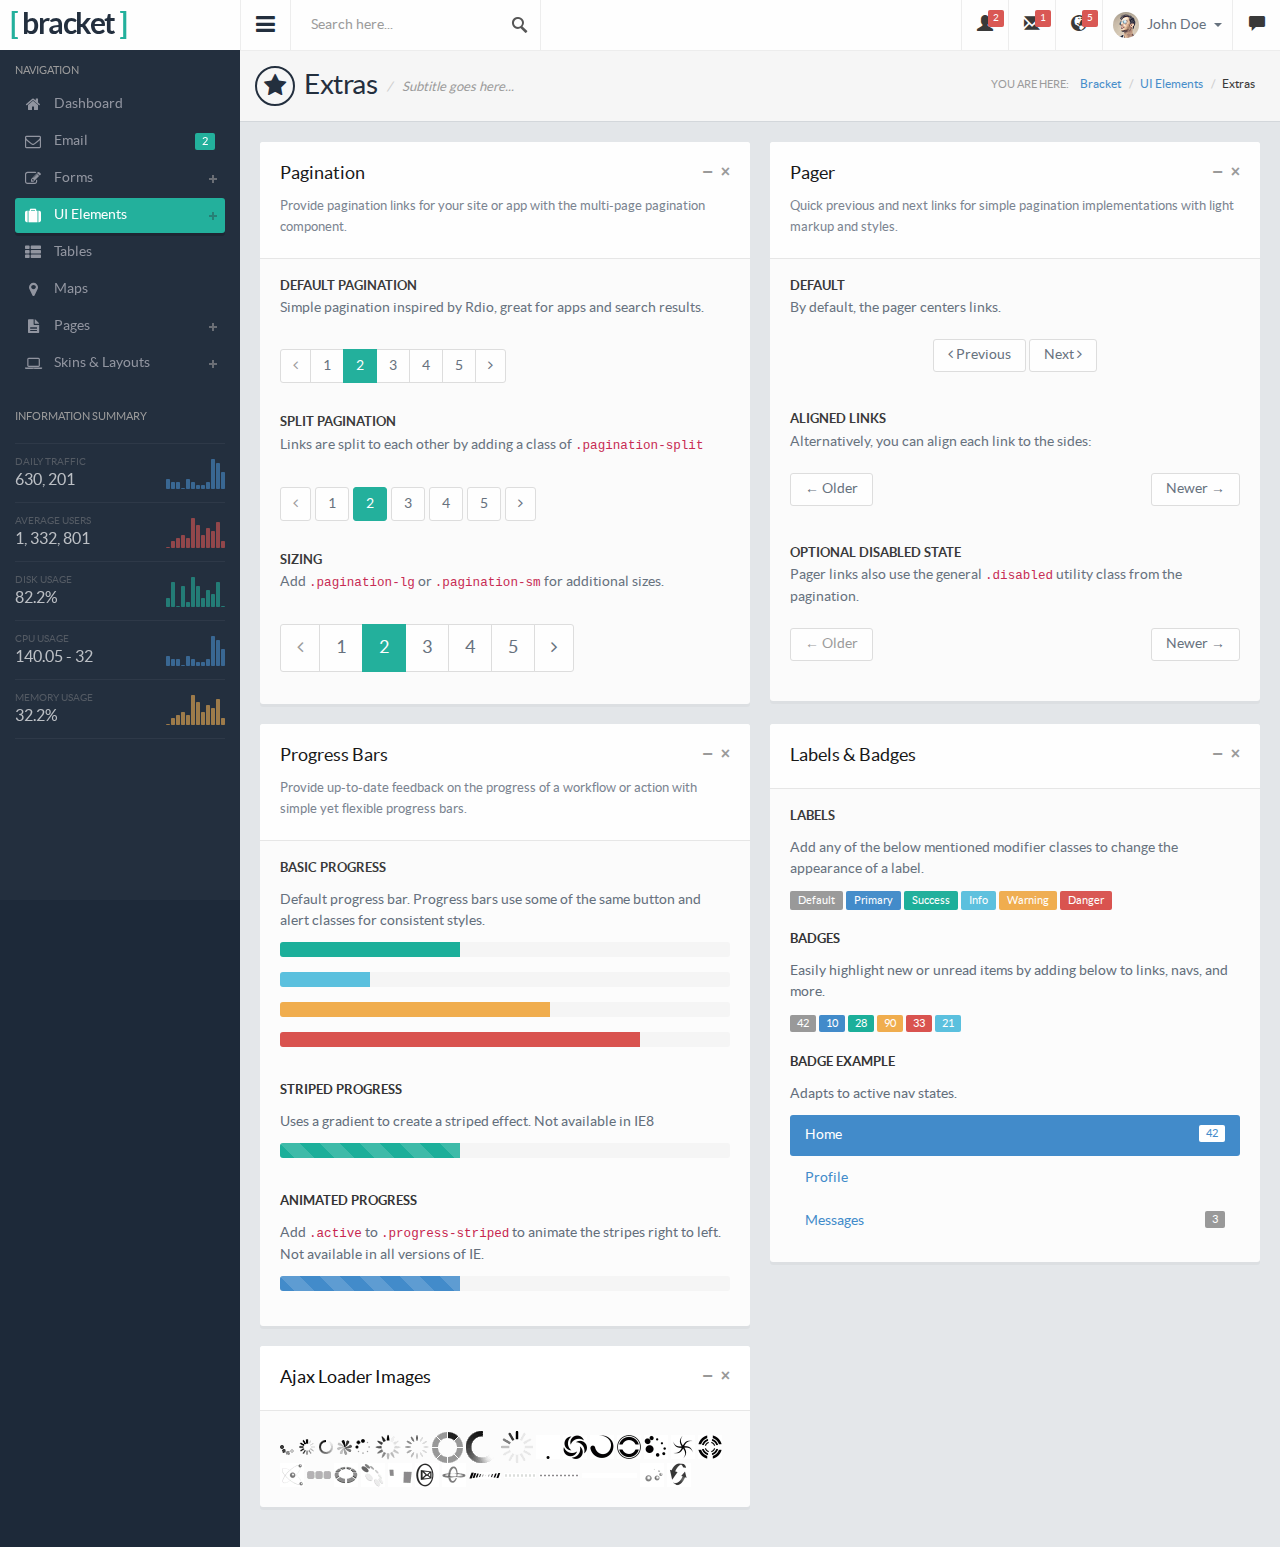
<file: web/src/main/webapp/extras.html>
<!DOCTYPE html>
<html lang="en">
<head>
  <meta charset="utf-8">
  <meta name="viewport" content="width=device-width, initial-scale=1.0, maximum-scale=1.0">
  <meta name="description" content="">
  <meta name="author" content="">
  <link rel="shortcut icon" href="images/favicon.png" type="image/png">

  <title>Bracket Responsive Bootstrap3 Admin</title>

  <link href="css/style.default.css" rel="stylesheet">

  <!-- HTML5 shim and Respond.js IE8 support of HTML5 elements and media queries -->
  <!--[if lt IE 9]>
  <script src="js/html5shiv.js"></script>
  <script src="js/respond.min.js"></script>
  <![endif]-->
</head>

<body>
 


<!-- Preloader -->
<div id="preloader">
    <div id="status"><i class="fa fa-spinner fa-spin"></i></div>
</div>

<section>
  
  <div class="leftpanel">
    
    <div class="logopanel">
        <h1><span>[</span> bracket <span>]</span></h1>
    </div><!-- logopanel -->
    
    <div class="leftpanelinner">
        
        <!-- This is only visible to small devices -->
        <div class="visible-xs hidden-sm hidden-md hidden-lg">   
            <div class="media userlogged">
                <img alt="" src="images/photos/loggeduser.png" class="media-object">
                <div class="media-body">
                    <h4>John Doe</h4>
                    <span>"Life is so..."</span>
                </div>
            </div>
          
            <h5 class="sidebartitle actitle">Account</h5>
            <ul class="nav nav-pills nav-stacked nav-bracket mb30">
              <li><a href="profile.html"><i class="fa fa-user"></i> <span>Profile</span></a></li>
              <li><a href=""><i class="fa fa-cog"></i> <span>Account Settings</span></a></li>
              <li><a href=""><i class="fa fa-question-circle"></i> <span>Help</span></a></li>
              <li><a href="signout.html"><i class="fa fa-sign-out"></i> <span>Sign Out</span></a></li>
            </ul>
        </div>
      
      <h5 class="sidebartitle">Navigation</h5>
      <ul class="nav nav-pills nav-stacked nav-bracket">
        <li><a href="index.html"><i class="fa fa-home"></i> <span>Dashboard</span></a></li>
        <li><a href="email.html"><span class="pull-right badge badge-success">2</span><i class="fa fa-envelope-o"></i> <span>Email</span></a></li>
        <li class="nav-parent"><a href=""><i class="fa fa-edit"></i> <span>Forms</span></a>
          <ul class="children">
            <li><a href="general-forms.html"><i class="fa fa-caret-right"></i> General Forms</a></li>
            <li><a href="form-layouts.html"><i class="fa fa-caret-right"></i> Form Layouts</a></li>
            <li><a href="form-validation.html"><i class="fa fa-caret-right"></i> Form Validation</a></li>
            <li><a href="form-wizards.html"><i class="fa fa-caret-right"></i> Form Wizards</a></li>
            <li><a href="wysiwyg.html"><span class="pull-right badge badge-danger">updated</span><i class="fa fa-caret-right"></i> Text Editor</a></li>
            <li><a href="code-editor.html"><span class="pull-right badge badge-info">new</span><i class="fa fa-caret-right"></i> Code Editor</a></li>
          </ul>
        </li>
        <li class="nav-parent active"><a href=""><i class="fa fa-suitcase"></i> <span>UI Elements</span></a>
          <ul class="children">
            <li><a href="buttons.html"><i class="fa fa-caret-right"></i> Buttons</a></li>
            <li><a href="icons.html"><i class="fa fa-caret-right"></i> Icons</a></li>
            <li><a href="typography.html"><i class="fa fa-caret-right"></i> Typography</a></li>
            <li><a href="alerts.html"><i class="fa fa-caret-right"></i> Alerts &amp; Notifications</a></li>
            <li><a href="modals.html"><span class="pull-right badge badge-info">new</span><i class="fa fa-caret-right"></i> Modals</a></li>
            <li><a href="tabs-accordions.html"><i class="fa fa-caret-right"></i> Tabs &amp; Accordions</a></li>
            <li><a href="sliders.html"><i class="fa fa-caret-right"></i> Sliders</a></li>
            <li><a href="graphs.html"><i class="fa fa-caret-right"></i> Graphs &amp; Charts</a></li>
            <li><a href="widgets.html"><span class="pull-right badge badge-danger">updated</span><i class="fa fa-caret-right"></i> Panels &amp; Widgets</a></li>
            <li class="active"><a href="extras.html"><i class="fa fa-caret-right"></i> Extras</a></li>
          </ul>
        </li>
        <li><a href="tables.html"><i class="fa fa-th-list"></i> <span>Tables</span></a></li>
        <li><a href="maps.html"><i class="fa fa-map-marker"></i> <span>Maps</span></a></li>
        <li class="nav-parent"><a href=""><i class="fa fa-file-text"></i> <span>Pages</span></a>
          <ul class="children">
            <li><a href="calendar.html"><i class="fa fa-caret-right"></i> Calendar</a></li>
            <li><a href="media-manager.html"><i class="fa fa-caret-right"></i> Media Manager</a></li>
            <li><a href="timeline.html"><i class="fa fa-caret-right"></i> Timeline</a></li>
            <li><a href="blog-list.html"><i class="fa fa-caret-right"></i> Blog List</a></li>
            <li><a href="blog-single.html"><i class="fa fa-caret-right"></i> Blog Single</a></li>
            <li><a href="people-directory.html"><i class="fa fa-caret-right"></i> People Directory</a></li>
            <li><a href="profile.html"><i class="fa fa-caret-right"></i> Profile</a></li>
            <li><a href="invoice.html"><i class="fa fa-caret-right"></i> Invoice</a></li>
            <li><a href="search-results.html"><i class="fa fa-caret-right"></i> Search Results</a></li>
            <li><a href="blank.html"><i class="fa fa-caret-right"></i> Blank Page</a></li>
            <li><a href="notfound.html"><i class="fa fa-caret-right"></i> 404 Page</a></li>
            <li><a href="locked.html"><i class="fa fa-caret-right"></i> Locked Screen</a></li>
            <li><a href="signin.html"><i class="fa fa-caret-right"></i> Sign In</a></li>
            <li><a href="signup.html"><i class="fa fa-caret-right"></i> Sign Up</a></li>
          </ul>
        </li>
        <li class="nav-parent"><a href="layouts.html"><i class="fa fa-laptop"></i> <span>Skins &amp; Layouts</span></a>
            <ul class="children">
                <li><a href="layouts.html"><i class="fa fa-caret-right"></i> General Layouts</a></li>
                <li><a href="horizontal-menu.html"><i class="fa fa-caret-right"></i> Top Menu</a></li>
                <li><a href="horizontal-menu2.html"><i class="fa fa-caret-right"></i> Top Menu w/ Sidebar</a></li>
                <li><a href="fixed-width.html"><i class="fa fa-caret-right"></i> Fixed Width Page</a></li>
                <li><a href="fixed-width2.html"><span class="pull-right badge badge-info">new</span><i class="fa fa-caret-right"></i> Fixed Width w/ Menu</a></li>
            </ul>
        </li>
      </ul>
      
      <div class="infosummary">
        <h5 class="sidebartitle">Information Summary</h5>    
        <ul>
            <li>
                <div class="datainfo">
                    <span class="text-muted">Daily Traffic</span>
                    <h4>630, 201</h4>
                </div>
                <div id="sidebar-chart" class="chart"></div>   
            </li>
            <li>
                <div class="datainfo">
                    <span class="text-muted">Average Users</span>
                    <h4>1, 332, 801</h4>
                </div>
                <div id="sidebar-chart2" class="chart"></div>   
            </li>
            <li>
                <div class="datainfo">
                    <span class="text-muted">Disk Usage</span>
                    <h4>82.2%</h4>
                </div>
                <div id="sidebar-chart3" class="chart"></div>   
            </li>
            <li>
                <div class="datainfo">
                    <span class="text-muted">CPU Usage</span>
                    <h4>140.05 - 32</h4>
                </div>
                <div id="sidebar-chart4" class="chart"></div>   
            </li>
            <li>
                <div class="datainfo">
                    <span class="text-muted">Memory Usage</span>
                    <h4>32.2%</h4>
                </div>
                <div id="sidebar-chart5" class="chart"></div>   
            </li>
        </ul>
      </div><!-- infosummary -->
      
    </div><!-- leftpanelinner -->
  </div><!-- leftpanel -->
  
  <div class="mainpanel">
    
    <div class="headerbar">
      
      <a class="menutoggle"><i class="fa fa-bars"></i></a>
      
      <form class="searchform" action="index.html" method="post">
        <input type="text" class="form-control" name="keyword" placeholder="Search here..." />
      </form>
      
      <div class="header-right">
        <ul class="headermenu">
          <li>
            <div class="btn-group">
              <button class="btn btn-default dropdown-toggle tp-icon" data-toggle="dropdown">
                <i class="glyphicon glyphicon-user"></i>
                <span class="badge">2</span>
              </button>
              <div class="dropdown-menu dropdown-menu-head pull-right">
                <h5 class="title">2 Newly Registered Users</h5>
                <ul class="dropdown-list user-list">
                  <li class="new">
                    <div class="thumb"><a href=""><img src="images/photos/user1.png" alt="" /></a></div>
                    <div class="desc">
                      <h5><a href="">Draniem Daamul (@draniem)</a> <span class="badge badge-success">new</span></h5>
                    </div>
                  </li>
                  <li class="new">
                    <div class="thumb"><a href=""><img src="images/photos/user2.png" alt="" /></a></div>
                    <div class="desc">
                      <h5><a href="">Zaham Sindilmaca (@zaham)</a> <span class="badge badge-success">new</span></h5>
                    </div>
                  </li>
                  <li>
                    <div class="thumb"><a href=""><img src="images/photos/user3.png" alt="" /></a></div>
                    <div class="desc">
                      <h5><a href="">Weno Carasbong (@wenocar)</a></h5>
                    </div>
                  </li>
                  <li>
                    <div class="thumb"><a href=""><img src="images/photos/user4.png" alt="" /></a></div>
                    <div class="desc">
                      <h5><a href="">Nusja Nawancali (@nusja)</a></h5>
                    </div>
                  </li>
                  <li>
                    <div class="thumb"><a href=""><img src="images/photos/user5.png" alt="" /></a></div>
                    <div class="desc">
                      <h5><a href="">Lane Kitmari (@lane_kitmare)</a></h5>
                    </div>
                  </li>
                  <li class="new"><a href="">See All Users</a></li>
                </ul>
              </div>
            </div>
          </li>
          <li>
            <div class="btn-group">
              <button class="btn btn-default dropdown-toggle tp-icon" data-toggle="dropdown">
                <i class="glyphicon glyphicon-envelope"></i>
                <span class="badge">1</span>
              </button>
              <div class="dropdown-menu dropdown-menu-head pull-right">
                <h5 class="title">You Have 1 New Message</h5>
                <ul class="dropdown-list gen-list">
                  <li class="new">
                    <a href="">
                    <span class="thumb"><img src="images/photos/user1.png" alt="" /></span>
                    <span class="desc">
                      <span class="name">Draniem Daamul <span class="badge badge-success">new</span></span>
                      <span class="msg">Lorem ipsum dolor sit amet...</span>
                    </span>
                    </a>
                  </li>
                  <li>
                    <a href="">
                    <span class="thumb"><img src="images/photos/user2.png" alt="" /></span>
                    <span class="desc">
                      <span class="name">Nusja Nawancali</span>
                      <span class="msg">Lorem ipsum dolor sit amet...</span>
                    </span>
                    </a>
                  </li>
                  <li>
                    <a href="">
                    <span class="thumb"><img src="images/photos/user3.png" alt="" /></span>
                    <span class="desc">
                      <span class="name">Weno Carasbong</span>
                      <span class="msg">Lorem ipsum dolor sit amet...</span>
                    </span>
                    </a>
                  </li>
                  <li>
                    <a href="">
                    <span class="thumb"><img src="images/photos/user4.png" alt="" /></span>
                    <span class="desc">
                      <span class="name">Zaham Sindilmaca</span>
                      <span class="msg">Lorem ipsum dolor sit amet...</span>
                    </span>
                    </a>
                  </li>
                  <li>
                    <a href="">
                    <span class="thumb"><img src="images/photos/user5.png" alt="" /></span>
                    <span class="desc">
                      <span class="name">Veno Leongal</span>
                      <span class="msg">Lorem ipsum dolor sit amet...</span>
                    </span>
                    </a>
                  </li>
                  <li class="new"><a href="">Read All Messages</a></li>
                </ul>
              </div>
            </div>
          </li>
          <li>
            <div class="btn-group">
              <button class="btn btn-default dropdown-toggle tp-icon" data-toggle="dropdown">
                <i class="glyphicon glyphicon-globe"></i>
                <span class="badge">5</span>
              </button>
              <div class="dropdown-menu dropdown-menu-head pull-right">
                <h5 class="title">You Have 5 New Notifications</h5>
                <ul class="dropdown-list gen-list">
                  <li class="new">
                    <a href="">
                    <span class="thumb"><img src="images/photos/user4.png" alt="" /></span>
                    <span class="desc">
                      <span class="name">Zaham Sindilmaca <span class="badge badge-success">new</span></span>
                      <span class="msg">is now following you</span>
                    </span>
                    </a>
                  </li>
                  <li class="new">
                    <a href="">
                    <span class="thumb"><img src="images/photos/user5.png" alt="" /></span>
                    <span class="desc">
                      <span class="name">Weno Carasbong <span class="badge badge-success">new</span></span>
                      <span class="msg">is now following you</span>
                    </span>
                    </a>
                  </li>
                  <li class="new">
                    <a href="">
                    <span class="thumb"><img src="images/photos/user3.png" alt="" /></span>
                    <span class="desc">
                      <span class="name">Veno Leongal <span class="badge badge-success">new</span></span>
                      <span class="msg">likes your recent status</span>
                    </span>
                    </a>
                  </li>
                  <li class="new">
                    <a href="">
                    <span class="thumb"><img src="images/photos/user3.png" alt="" /></span>
                    <span class="desc">
                      <span class="name">Nusja Nawancali <span class="badge badge-success">new</span></span>
                      <span class="msg">downloaded your work</span>
                    </span>
                    </a>
                  </li>
                  <li class="new">
                    <a href="">
                    <span class="thumb"><img src="images/photos/user3.png" alt="" /></span>
                    <span class="desc">
                      <span class="name">Nusja Nawancali <span class="badge badge-success">new</span></span>
                      <span class="msg">send you 2 messages</span>
                    </span>
                    </a>
                  </li>
                  <li class="new"><a href="">See All Notifications</a></li>
                </ul>
              </div>
            </div>
          </li>
          <li>
            <div class="btn-group">
              <button type="button" class="btn btn-default dropdown-toggle" data-toggle="dropdown">
                <img src="images/photos/loggeduser.png" alt="" />
                John Doe
                <span class="caret"></span>
              </button>
              <ul class="dropdown-menu dropdown-menu-usermenu pull-right">
                <li><a href="profile.html"><i class="glyphicon glyphicon-user"></i> My Profile</a></li>
                <li><a href="#"><i class="glyphicon glyphicon-cog"></i> Account Settings</a></li>
                <li><a href="#"><i class="glyphicon glyphicon-question-sign"></i> Help</a></li>
                <li><a href="signin.html"><i class="glyphicon glyphicon-log-out"></i> Log Out</a></li>
              </ul>
            </div>
          </li>
          <li>
            <button id="chatview" class="btn btn-default tp-icon chat-icon">
                <i class="glyphicon glyphicon-comment"></i>
            </button>
          </li>
        </ul>
      </div><!-- header-right -->
      
    </div><!-- headerbar -->
        
    <div class="pageheader">
      <h2><i class="fa fa-star"></i> Extras <span>Subtitle goes here...</span></h2>
      <div class="breadcrumb-wrapper">
        <span class="label">You are here:</span>
        <ol class="breadcrumb">
          <li><a href="index.html">Bracket</a></li>
          <li><a href="buttons.html">UI Elements</a></li>
          <li class="active">Extras</li>
        </ol>
      </div>
    </div>
    
    <div class="contentpanel">
      
      <div class="row">
        <div class="col-md-6">
          <div class="panel panel-default">
            <div class="panel-heading">
              <div class="panel-btns">
                <a href="" class="panel-close">&times;</a>
                <a href="" class="minimize">&minus;</a>
              </div><!-- panel-btns -->
              <h4 class="panel-title">Pagination</h4>
              <p>Provide pagination links for your site or app with the multi-page pagination component.</p>
            </div><!-- panel-heading -->
            <div class="panel-body">
              <h5 class="subtitle mb5">Default Pagination</h5>
              <p>Simple pagination inspired by Rdio, great for apps and search results.</p>
              <ul class="pagination">
                <li class="disabled"><a href="#"><i class="fa fa-angle-left"></i></a></li>
                <li><a href="#">1</a></li>
                <li class="active"><a href="#">2</a></li>
                <li><a href="#">3</a></li>
                <li><a href="#">4</a></li>
                <li><a href="#">5</a></li>
                <li><a href="#"><i class="fa fa-angle-right"></i></a></li>
              </ul>
              
              <div class="mb5"></div>
              
              <h5 class="subtitle mb5">Split Pagination</h5>
              <p>Links are split to each other by adding a class of <code>.pagination-split</code></p>
              <ul class="pagination pagination-split">
                <li class="disabled"><a href="#"><i class="fa fa-angle-left"></i></a></li>
                <li><a href="#">1</a></li>
                <li class="active"><a href="#">2</a></li>
                <li><a href="#">3</a></li>
                <li><a href="#">4</a></li>
                <li><a href="#">5</a></li>
                <li><a href="#"><i class="fa fa-angle-right"></i></a></li>
              </ul>
              
              <div class="mb5"></div>
              
              <h5 class="subtitle mb5">Sizing</h5>
              <p>Add <code>.pagination-lg</code> or <code>.pagination-sm</code> for additional sizes.</p>
              <ul class="pagination pagination-lg mb5">
                <li class="disabled"><a href="#"><i class="fa fa-angle-left"></i></a></li>
                <li><a href="#">1</a></li>
                <li class="active"><a href="#">2</a></li>
                <li><a href="#">3</a></li>
                <li><a href="#">4</a></li>
                <li><a href="#">5</a></li>
                <li><a href="#"><i class="fa fa-angle-right"></i></a></li>
              </ul>
              
            </div>
          </div><!-- panel -->
        </div><!-- col-md-6 -->
        
        <div class="col-md-6">
          <div class="panel panel-default">
            <div class="panel-heading">
              <div class="panel-btns">
                <a href="" class="panel-close">&times;</a>
                <a href="" class="minimize">&minus;</a>
              </div><!-- panel-btns -->
              <h4 class="panel-title">Pager</h4>
              <p>Quick previous and next links for simple pagination implementations with light markup and styles.</p>
            </div><!-- panel-heading -->
            <div class="panel-body">
              <h5 class="subtitle mb5">Default</h5>
              <p>By default, the pager centers links.</p>
              <ul class="pager">
                <li><a href="#"><i class="fa fa-angle-left"></i> Previous</a></li>
                <li><a href="#">Next <i class="fa fa-angle-right"></i></a></li>
              </ul>
              
              <div class="clearfix mb20"></div>
              
              <h5 class="subtitle mb5">Aligned Links</h5>
              <p>Alternatively, you can align each link to the sides:</p>
              <ul class="pager">
                <li class="previous"><a href="#">&larr; Older</a></li>
                <li class="next"><a href="#">Newer &rarr;</a></li>
              </ul>
              
              <div class="clearfix mb20"></div>
              
              <h5 class="subtitle mb5">Optional Disabled State</h5>
              <p>Pager links also use the general <code>.disabled</code> utility class from the pagination.</p>
              <ul class="pager">
                <li class="previous disabled"><a href="#">&larr; Older</a></li>
                <li class="next"><a href="#">Newer &rarr;</a></li>
              </ul>

            </div><!-- panel-body -->
          </div><!-- panel -->
        </div><!-- col-md-6 -->
        
      </div><!-- row -->
      
      <div class="row">
        <div class="col-md-6">
          <div class="panel panel-default">
            <div class="panel-heading">
              <div class="panel-btns">
                <a href="" class="panel-close">&times;</a>
                <a href="" class="minimize">&minus;</a>
              </div><!-- panel-btns -->
              <h4 class="panel-title">Progress Bars</h4>
              <p>Provide up-to-date feedback on the progress of a workflow or action with simple yet flexible progress bars.</p>
            </div><!-- panel-heading -->
            <div class="panel-body">
              
              <h5 class="subtitle">Basic Progress</h5>
              <p>Default progress bar. Progress bars use some of the same button and alert classes for consistent styles.</p>
              <div class="progress">
                <div class="progress-bar progress-bar-success" role="progressbar" aria-valuenow="40" aria-valuemin="0" aria-valuemax="100" style="width: 40%">
                  <span class="sr-only">40% Complete (success)</span>
                </div>
              </div>
              <div class="progress">
                <div class="progress-bar progress-bar-info" role="progressbar" aria-valuenow="20" aria-valuemin="0" aria-valuemax="100" style="width: 20%">
                  <span class="sr-only">20% Complete</span>
                </div>
              </div>
              <div class="progress">
                <div class="progress-bar progress-bar-warning" role="progressbar" aria-valuenow="60" aria-valuemin="0" aria-valuemax="100" style="width: 60%">
                  <span class="sr-only">60% Complete (warning)</span>
                </div>
              </div>
              <div class="progress">
                <div class="progress-bar progress-bar-danger" role="progressbar" aria-valuenow="80" aria-valuemin="0" aria-valuemax="100" style="width: 80%">
                  <span class="sr-only">80% Complete</span>
                </div>
              </div>
              
              <br />
              
              <h5 class="subtitle">Striped Progress</h5>
              <p>Uses a gradient to create a striped effect. Not available in IE8</p>
              <div class="progress progress-striped">
                <div class="progress-bar progress-bar-success" role="progressbar" aria-valuenow="40" aria-valuemin="0" aria-valuemax="100" style="width: 40%">
                  <span class="sr-only">40% Complete (success)</span>
                </div>
              </div>
              
              <br />
              
              <h5 class="subtitle">Animated Progress</h5>
              <p>Add <code>.active</code> to <code>.progress-striped</code> to animate the stripes right to left. Not available in all versions of IE.</p>
              <div class="progress progress-striped active">
                <div class="progress-bar progress-bar-primary" role="progressbar" aria-valuenow="40" aria-valuemin="0" aria-valuemax="100" style="width: 40%">
                  <span class="sr-only">40% Complete (success)</span>
                </div>
              </div>
              
            </div><!-- panel-body -->
          </div><!-- panel -->
          
          <div class="panel panel-default">
            <div class="panel-heading">
              <div class="panel-btns">
                <a href="" class="panel-close">&times;</a>
                <a href="" class="minimize">&minus;</a>
              </div><!-- panel-btns -->
              <h4 class="panel-title">Ajax Loader Images</h4>
            </div><!-- panel-heading -->
            <div class="panel-body">
              
              <div class="loaders">
                <img src="images/loaders/loader1.gif" alt="" />
                <img src="images/loaders/loader2.gif" alt="" />
                <img src="images/loaders/loader3.gif" alt="" />
                <img src="images/loaders/loader4.gif" alt="" />
                <img src="images/loaders/loader8.gif" alt="" />
                <img src="images/loaders/loader9.gif" alt="" />
                <img src="images/loaders/loader5.gif" alt="" />
                <img src="images/loaders/loader6.gif" alt="" />
                <img src="images/loaders/loader7.gif" alt="" />
                <img src="images/loaders/loader10.gif" alt="" />
                <img src="images/loaders/loader11.gif" alt="" />
                <img src="images/loaders/loader12.gif" alt="" />
                <img src="images/loaders/loader13.gif" alt="" />
                <img src="images/loaders/loader14.gif" alt="" />
                <img src="images/loaders/loader15.gif" alt="" />
                <img src="images/loaders/loader16.gif" alt="" />
                <img src="images/loaders/loader17.gif" alt="" />
                <img src="images/loaders/loader18.gif" alt="" />
                <img src="images/loaders/loader19.gif" alt="" />
                <img src="images/loaders/loader20.gif" alt="" />
                <img src="images/loaders/loader21.gif" alt="" />
                <img src="images/loaders/loader22.gif" alt="" />
                <img src="images/loaders/loader23.gif" alt="" />
                <img src="images/loaders/loader24.gif" alt="" />
                <img src="images/loaders/loader25.gif" alt="" />
                <img src="images/loaders/loader26.gif" alt="" />
                <img src="images/loaders/loader27.gif" alt="" />
                <img src="images/loaders/loader28.gif" alt="" />
                <img src="images/loaders/loader29.gif" alt="" />
                <img src="images/loaders/loader30.gif" alt="" />                            
              </div><!--loaders-->
               
            </div>
          </div><!-- panel -->
          
        </div><!-- col-md-6 -->
        
        <div class="col-md-6">
            <div class="panel panel-default">
            <div class="panel-heading">
              <div class="panel-btns">
                <a href="" class="panel-close">&times;</a>
                <a href="" class="minimize">&minus;</a>
              </div><!-- panel-btns -->
              <h4 class="panel-title">Labels &amp; Badges</h4>
            </div><!-- panel-heading -->
            <div class="panel-body">
              
              <h5 class="subtitle">Labels</h5>
              <p>Add any of the below mentioned modifier classes to change the appearance of a label.</p>
              <span class="label label-default">Default</span>
              <span class="label label-primary">Primary</span>
              <span class="label label-success">Success</span>
              <span class="label label-info">Info</span>
              <span class="label label-warning">Warning</span>
              <span class="label label-danger">Danger</span>
              
              <br /><br />
              
              <h5 class="subtitle">Badges</h5>
              <p>Easily highlight new or unread items by adding below to links, navs, and more.</p>
              <span class="badge">42</span>
              <span class="badge badge-primary">10</span>
              <span class="badge badge-success">28</span>
              <span class="badge badge-warning">90</span>
              <span class="badge badge-danger">33</span>
              <span class="badge badge-info">21</span>
              
              
              <br /><br />
              
              <h5 class="subtitle">Badge Example</h5>
              <p>Adapts to active nav states.</p>
              <ul class="nav nav-pills nav-stacked">
                <li class="active">
                  <a href="#">
                    <span class="badge pull-right">42</span>
                    Home
                  </a>
                </li>
                <li><a href="#">Profile</a></li>
                <li>
                  <a href="#">
                    <span class="badge pull-right">3</span>
                    Messages
                  </a>
                </li>
              </ul>
              
            </div>
          </div><!-- panel -->
          
        </div><!-- col-md-6 -->
        
      </div>
            
    </div><!-- contentpanel -->
    
  </div><!-- mainpanel -->
  
  <div class="rightpanel">
    <!-- Nav tabs -->
    <ul class="nav nav-tabs nav-justified">
        <li class="active"><a href="#rp-alluser" data-toggle="tab"><i class="fa fa-users"></i></a></li>
        <li><a href="#rp-favorites" data-toggle="tab"><i class="fa fa-heart"></i></a></li>
        <li><a href="#rp-history" data-toggle="tab"><i class="fa fa-clock-o"></i></a></li>
        <li><a href="#rp-settings" data-toggle="tab"><i class="fa fa-gear"></i></a></li>
    </ul>
        
    <!-- Tab panes -->
    <div class="tab-content">
        <div class="tab-pane active" id="rp-alluser">
            <h5 class="sidebartitle">Online Users</h5>
            <ul class="chatuserlist">
                <li class="online">
                    <div class="media">
                        <a href="#" class="pull-left media-thumb">
                            <img alt="" src="images/photos/userprofile.png" class="media-object">
                        </a>
                        <div class="media-body">
                            <strong>Eileen Sideways</strong>
                            <small>Los Angeles, CA</small>
                        </div>
                    </div><!-- media -->
                </li>
                <li class="online">
                    <div class="media">
                        <a href="#" class="pull-left media-thumb">
                            <img alt="" src="images/photos/user1.png" class="media-object">
                        </a>
                        <div class="media-body">
                            <span class="pull-right badge badge-danger">2</span>
                            <strong>Zaham Sindilmaca</strong>
                            <small>San Francisco, CA</small>
                        </div>
                    </div><!-- media -->
                </li>
                <li class="online">
                    <div class="media">
                        <a href="#" class="pull-left media-thumb">
                            <img alt="" src="images/photos/user2.png" class="media-object">
                        </a>
                        <div class="media-body">
                            <strong>Nusja Nawancali</strong>
                            <small>Bangkok, Thailand</small>
                        </div>
                    </div><!-- media -->
                </li>
                <li class="online">
                    <div class="media">
                        <a href="#" class="pull-left media-thumb">
                            <img alt="" src="images/photos/user3.png" class="media-object">
                        </a>
                        <div class="media-body">
                            <strong>Renov Leongal</strong>
                            <small>Cebu City, Philippines</small>
                        </div>
                    </div><!-- media -->
                </li>
                <li class="online">
                    <div class="media">
                        <a href="#" class="pull-left media-thumb">
                            <img alt="" src="images/photos/user4.png" class="media-object">
                        </a>
                        <div class="media-body">
                            <strong>Weno Carasbong</strong>
                            <small>Tokyo, Japan</small>
                        </div>
                    </div><!-- media -->
                </li>
            </ul>
            
            <div class="mb30"></div>
            
            <h5 class="sidebartitle">Offline Users</h5>
            <ul class="chatuserlist">
                <li>
                    <div class="media">
                        <a href="#" class="pull-left media-thumb">
                            <img alt="" src="images/photos/user5.png" class="media-object">
                        </a>
                        <div class="media-body">
                            <strong>Eileen Sideways</strong>
                            <small>Los Angeles, CA</small>
                        </div>
                    </div><!-- media -->
                </li>
                <li>
                    <div class="media">
                        <a href="#" class="pull-left media-thumb">
                            <img alt="" src="images/photos/user2.png" class="media-object">
                        </a>
                        <div class="media-body">
                            <strong>Zaham Sindilmaca</strong>
                            <small>San Francisco, CA</small>
                        </div>
                    </div><!-- media -->
                </li>
                <li>
                    <div class="media">
                        <a href="#" class="pull-left media-thumb">
                            <img alt="" src="images/photos/user3.png" class="media-object">
                        </a>
                        <div class="media-body">
                            <strong>Nusja Nawancali</strong>
                            <small>Bangkok, Thailand</small>
                        </div>
                    </div><!-- media -->
                </li>
                <li>
                    <div class="media">
                        <a href="#" class="pull-left media-thumb">
                            <img alt="" src="images/photos/user4.png" class="media-object">
                        </a>
                        <div class="media-body">
                            <strong>Renov Leongal</strong>
                            <small>Cebu City, Philippines</small>
                        </div>
                    </div><!-- media -->
                </li>
                <li>
                    <div class="media">
                        <a href="#" class="pull-left media-thumb">
                            <img alt="" src="images/photos/user5.png" class="media-object">
                        </a>
                        <div class="media-body">
                            <strong>Weno Carasbong</strong>
                            <small>Tokyo, Japan</small>
                        </div>
                    </div><!-- media -->
                </li>
                <li>
                    <div class="media">
                        <a href="#" class="pull-left media-thumb">
                            <img alt="" src="images/photos/user4.png" class="media-object">
                        </a>
                        <div class="media-body">
                            <strong>Renov Leongal</strong>
                            <small>Cebu City, Philippines</small>
                        </div>
                    </div><!-- media -->
                </li>
                <li>
                    <div class="media">
                        <a href="#" class="pull-left media-thumb">
                            <img alt="" src="images/photos/user5.png" class="media-object">
                        </a>
                        <div class="media-body">
                            <strong>Weno Carasbong</strong>
                            <small>Tokyo, Japan</small>
                        </div>
                    </div><!-- media -->
                </li>
            </ul>
        </div>
        <div class="tab-pane" id="rp-favorites">
            <h5 class="sidebartitle">Favorites</h5>
            <ul class="chatuserlist">
                <li class="online">
                    <div class="media">
                        <a href="#" class="pull-left media-thumb">
                            <img alt="" src="images/photos/user2.png" class="media-object">
                        </a>
                        <div class="media-body">
                            <strong>Eileen Sideways</strong>
                            <small>Los Angeles, CA</small>
                        </div>
                    </div><!-- media -->
                </li>
                <li>
                    <div class="media">
                        <a href="#" class="pull-left media-thumb">
                            <img alt="" src="images/photos/user1.png" class="media-object">
                        </a>
                        <div class="media-body">
                            <strong>Zaham Sindilmaca</strong>
                            <small>San Francisco, CA</small>
                        </div>
                    </div><!-- media -->
                </li>
                <li>
                    <div class="media">
                        <a href="#" class="pull-left media-thumb">
                            <img alt="" src="images/photos/user3.png" class="media-object">
                        </a>
                        <div class="media-body">
                            <strong>Nusja Nawancali</strong>
                            <small>Bangkok, Thailand</small>
                        </div>
                    </div><!-- media -->
                </li>
                <li class="online">
                    <div class="media">
                        <a href="#" class="pull-left media-thumb">
                            <img alt="" src="images/photos/user4.png" class="media-object">
                        </a>
                        <div class="media-body">
                            <strong>Renov Leongal</strong>
                            <small>Cebu City, Philippines</small>
                        </div>
                    </div><!-- media -->
                </li>
                <li class="online">
                    <div class="media">
                        <a href="#" class="pull-left media-thumb">
                            <img alt="" src="images/photos/user5.png" class="media-object">
                        </a>
                        <div class="media-body">
                            <strong>Weno Carasbong</strong>
                            <small>Tokyo, Japan</small>
                        </div>
                    </div><!-- media -->
                </li>
            </ul>
        </div>
        <div class="tab-pane" id="rp-history">
            <h5 class="sidebartitle">History</h5>
            <ul class="chatuserlist">
                <li class="online">
                    <div class="media">
                        <a href="#" class="pull-left media-thumb">
                            <img alt="" src="images/photos/user4.png" class="media-object">
                        </a>
                        <div class="media-body">
                            <strong>Eileen Sideways</strong>
                            <small>Hi hello, ctc?... would you mind if I go to your...</small>
                        </div>
                    </div><!-- media -->
                </li>
                <li>
                    <div class="media">
                        <a href="#" class="pull-left media-thumb">
                            <img alt="" src="images/photos/user2.png" class="media-object">
                        </a>
                        <div class="media-body">
                            <strong>Zaham Sindilmaca</strong>
                            <small>This is to inform you that your product that we...</small>
                        </div>
                    </div><!-- media -->
                </li>
                <li>
                    <div class="media">
                        <a href="#" class="pull-left media-thumb">
                            <img alt="" src="images/photos/user3.png" class="media-object">
                        </a>
                        <div class="media-body">
                            <strong>Nusja Nawancali</strong>
                            <small>Are you willing to have a long term relat...</small>
                        </div>
                    </div><!-- media -->
                </li>
            </ul>
        </div>
        <div class="tab-pane pane-settings" id="rp-settings">
            
            <h5 class="sidebartitle mb20">Settings</h5>
            <div class="form-group">
                <label class="col-xs-8 control-label">Show Offline Users</label>
                <div class="col-xs-4 control-label">
                    <div class="toggle toggle-success"></div>
                </div>
            </div>
            
            <div class="form-group">
                <label class="col-xs-8 control-label">Enable History</label>
                <div class="col-xs-4 control-label">
                    <div class="toggle toggle-success"></div>
                </div>
            </div>
            
            <div class="form-group">
                <label class="col-xs-8 control-label">Show Full Name</label>
                <div class="col-xs-4 control-label">
                    <div class="toggle-chat1 toggle-success"></div>
                </div>
            </div>
            
            <div class="form-group">
                <label class="col-xs-8 control-label">Show Location</label>
                <div class="col-xs-4 control-label">
                    <div class="toggle toggle-success"></div>
                </div>
            </div>
            
        </div><!-- tab-pane -->
        
    </div><!-- tab-content -->
  </div><!-- rightpanel -->
  
</section>


<script src="js/jquery-1.10.2.min.js"></script>
<script src="js/jquery-migrate-1.2.1.min.js"></script>
<script src="js/bootstrap.min.js"></script>
<script src="js/modernizr.min.js"></script>
<script src="js/jquery.sparkline.min.js"></script>
<script src="js/toggles.min.js"></script>
<script src="js/retina.min.js"></script>
<script src="js/jquery.cookies.js"></script>

<script src="js/custom.js"></script>

</body>
</html>
</file>
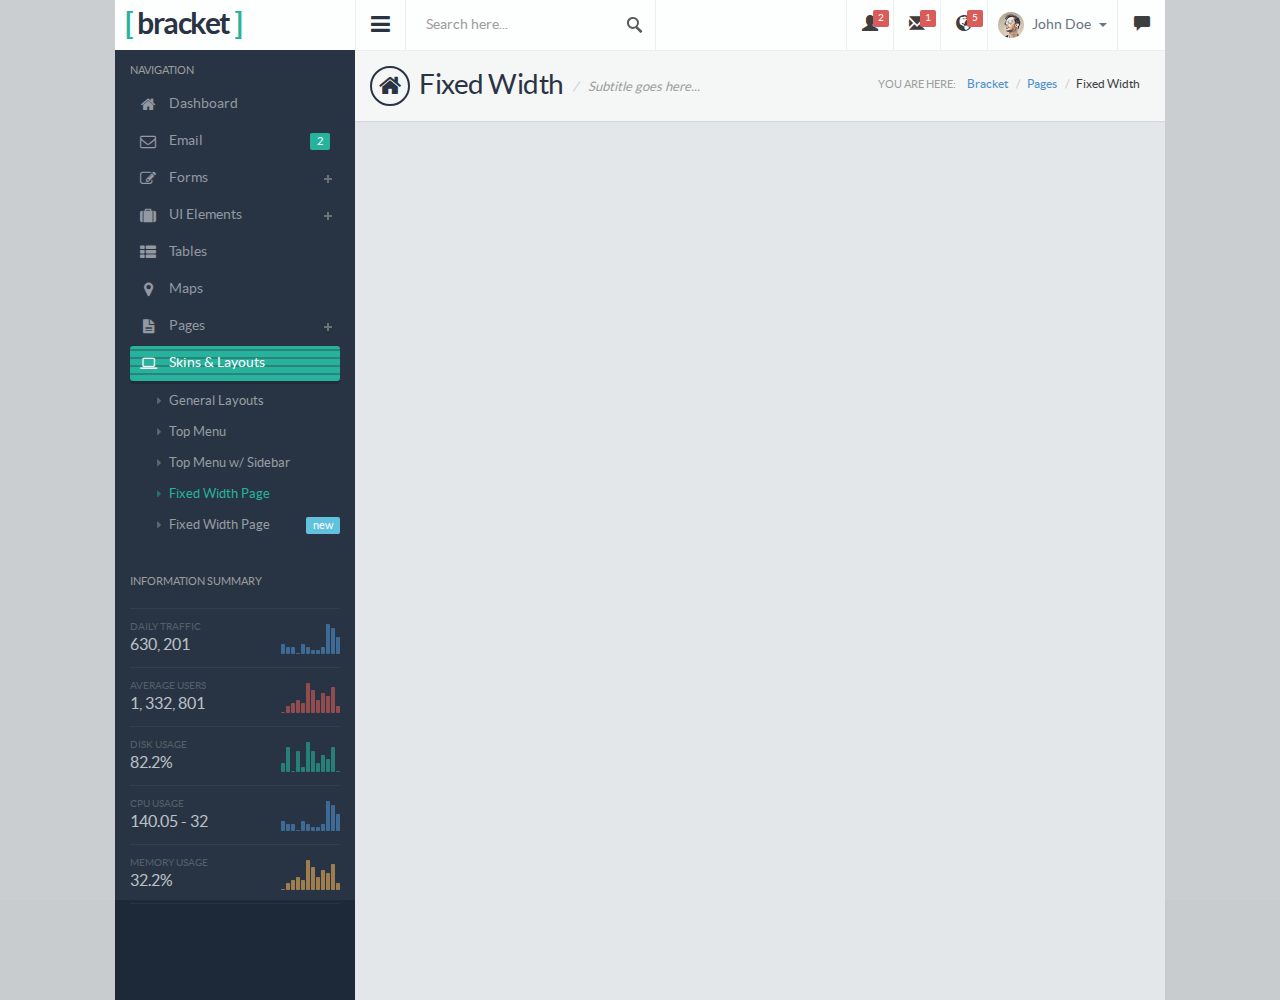
<file: web/src/main/webapp/fixed-width.html>
<!DOCTYPE html>
<html lang="en">
<head>
  <meta charset="utf-8">
  <meta name="viewport" content="width=device-width, initial-scale=1.0, maximum-scale=1.0">
  <meta name="description" content="">
  <meta name="author" content="">
  <link rel="shortcut icon" href="images/favicon.png" type="image/png">

  <title>Bracket Responsive Bootstrap3 Admin</title>

  <link href="css/style.default.css" rel="stylesheet">

  <!-- HTML5 shim and Respond.js IE8 support of HTML5 elements and media queries -->
  <!--[if lt IE 9]>
  <script src="js/html5shiv.js"></script>
  <script src="js/respond.min.js"></script>
  <![endif]-->
</head>

<body class="fixed">


 



<!-- Preloader -->
<div id="preloader">
    <div id="status"><i class="fa fa-spinner fa-spin"></i></div>
</div>

<section>
  
  <div class="leftpanel">
    
    <div class="logopanel">
        <h1><span>[</span> bracket <span>]</span></h1>
    </div><!-- logopanel -->
    
    <div class="leftpanelinner">
        
        <!-- This is only visible to small devices -->
        <div class="visible-xs hidden-sm hidden-md hidden-lg">   
            <div class="media userlogged">
                <img alt="" src="images/photos/loggeduser.png" class="media-object">
                <div class="media-body">
                    <h4>John Doe</h4>
                    <span>"Life is so..."</span>
                </div>
            </div>
          
            <h5 class="sidebartitle actitle">Account</h5>
            <ul class="nav nav-pills nav-stacked nav-bracket mb30">
              <li><a href="profile.html"><i class="fa fa-user"></i> <span>Profile</span></a></li>
              <li><a href=""><i class="fa fa-cog"></i> <span>Account Settings</span></a></li>
              <li><a href=""><i class="fa fa-question-circle"></i> <span>Help</span></a></li>
              <li><a href="signout.html"><i class="fa fa-sign-out"></i> <span>Sign Out</span></a></li>
            </ul>
        </div>
      
      <h5 class="sidebartitle">Navigation</h5>
      <ul class="nav nav-pills nav-stacked nav-bracket">
        <li><a href="index.html"><i class="fa fa-home"></i> <span>Dashboard</span></a></li>
        <li><a href="email.html"><span class="pull-right badge badge-success">2</span><i class="fa fa-envelope-o"></i> <span>Email</span></a></li>
        <li class="nav-parent"><a href=""><i class="fa fa-edit"></i> <span>Forms</span></a>
          <ul class="children">
            <li><a href="general-forms.html"><i class="fa fa-caret-right"></i> General Forms</a></li>
            <li><a href="form-layouts.html"><i class="fa fa-caret-right"></i> Form Layouts</a></li>
            <li><a href="form-validation.html"><i class="fa fa-caret-right"></i> Form Validation</a></li>
            <li><a href="form-wizards.html"><i class="fa fa-caret-right"></i> Form Wizards</a></li>
            <li><a href="wysiwyg.html"><span class="pull-right badge badge-danger">updated</span><i class="fa fa-caret-right"></i> Text Editor</a></li>
            <li><a href="code-editor.html"><span class="pull-right badge badge-info">new</span><i class="fa fa-caret-right"></i> Code Editor</a></li>
          </ul>
        </li>
        <li class="nav-parent"><a href=""><i class="fa fa-suitcase"></i> <span>UI Elements</span></a>
          <ul class="children">
            <li><a href="buttons.html"><i class="fa fa-caret-right"></i> Buttons</a></li>
            <li><a href="icons.html"><i class="fa fa-caret-right"></i> Icons</a></li>
            <li><a href="typography.html"><i class="fa fa-caret-right"></i> Typography</a></li>
            <li><a href="alerts.html"><i class="fa fa-caret-right"></i> Alerts &amp; Notifications</a></li>
            <li><a href="modals.html"><span class="pull-right badge badge-info">new</span><i class="fa fa-caret-right"></i> Modals</a></li>
            <li><a href="tabs-accordions.html"><i class="fa fa-caret-right"></i> Tabs &amp; Accordions</a></li>
            <li><a href="sliders.html"><i class="fa fa-caret-right"></i> Sliders</a></li>
            <li><a href="graphs.html"><i class="fa fa-caret-right"></i> Graphs &amp; Charts</a></li>
            <li><a href="widgets.html"><span class="pull-right badge badge-danger">updated</span><i class="fa fa-caret-right"></i> Panels &amp; Widgets</a></li>
            <li><a href="extras.html"><i class="fa fa-caret-right"></i> Extras</a></li>
          </ul>
        </li>
        <li><a href="tables.html"><i class="fa fa-th-list"></i> <span>Tables</span></a></li>
        <li><a href="maps.html"><i class="fa fa-map-marker"></i> <span>Maps</span></a></li>
        <li class="nav-parent"><a href=""><i class="fa fa-file-text"></i> <span>Pages</span></a>
          <ul class="children">
            <li><a href="calendar.html"><i class="fa fa-caret-right"></i> Calendar</a></li>
            <li><a href="media-manager.html"><i class="fa fa-caret-right"></i> Media Manager</a></li>
            <li><a href="timeline.html"><i class="fa fa-caret-right"></i> Timeline</a></li>
            <li><a href="blog-list.html"><i class="fa fa-caret-right"></i> Blog List</a></li>
            <li><a href="blog-single.html"><i class="fa fa-caret-right"></i> Blog Single</a></li>
            <li><a href="people-directory.html"><i class="fa fa-caret-right"></i> People Directory</a></li>
            <li><a href="profile.html"><i class="fa fa-caret-right"></i> Profile</a></li>
            <li><a href="invoice.html"><i class="fa fa-caret-right"></i> Invoice</a></li>
            <li><a href="search-results.html"><i class="fa fa-caret-right"></i> Search Results</a></li>
            <li><a href="blank.html"><i class="fa fa-caret-right"></i> Blank Page</a></li>
            <li><a href="notfound.html"><i class="fa fa-caret-right"></i> 404 Page</a></li>
            <li><a href="locked.html"><i class="fa fa-caret-right"></i> Locked Screen</a></li>
            <li><a href="signin.html"><i class="fa fa-caret-right"></i> Sign In</a></li>
            <li><a href="signup.html"><i class="fa fa-caret-right"></i> Sign Up</a></li>
          </ul>
        </li>
        <li class="nav-parent nav-active active"><a href="layouts.html"><i class="fa fa-laptop"></i> <span>Skins &amp; Layouts</span></a>
            <ul class="children" style="display: block">
                <li><a href="layouts.html"><i class="fa fa-caret-right"></i> General Layouts</a></li>
                <li><a href="horizontal-menu.html"><i class="fa fa-caret-right"></i> Top Menu</a></li>
                <li><a href="horizontal-menu2.html"><i class="fa fa-caret-right"></i> Top Menu w/ Sidebar</a></li>
                <li class="active"><a href="fixed-width.html"><i class="fa fa-caret-right"></i> Fixed Width Page</a></li>
                <li><a href="fixed-width2.html"><span class="pull-right badge badge-info">new</span><i class="fa fa-caret-right"></i> Fixed Width Page</a></li>
            </ul>
        </li>
      </ul>
      
      <div class="infosummary">
        <h5 class="sidebartitle">Information Summary</h5>    
        <ul>
            <li>
                <div class="datainfo">
                    <span class="text-muted">Daily Traffic</span>
                    <h4>630, 201</h4>
                </div>
                <div id="sidebar-chart" class="chart"></div>   
            </li>
            <li>
                <div class="datainfo">
                    <span class="text-muted">Average Users</span>
                    <h4>1, 332, 801</h4>
                </div>
                <div id="sidebar-chart2" class="chart"></div>   
            </li>
            <li>
                <div class="datainfo">
                    <span class="text-muted">Disk Usage</span>
                    <h4>82.2%</h4>
                </div>
                <div id="sidebar-chart3" class="chart"></div>   
            </li>
            <li>
                <div class="datainfo">
                    <span class="text-muted">CPU Usage</span>
                    <h4>140.05 - 32</h4>
                </div>
                <div id="sidebar-chart4" class="chart"></div>   
            </li>
            <li>
                <div class="datainfo">
                    <span class="text-muted">Memory Usage</span>
                    <h4>32.2%</h4>
                </div>
                <div id="sidebar-chart5" class="chart"></div>   
            </li>
        </ul>
      </div><!-- infosummary -->
      
    </div><!-- leftpanelinner -->
  </div><!-- leftpanel -->
  
  <div class="mainpanel">
    
    <div class="headerbar">
      
      <a class="menutoggle"><i class="fa fa-bars"></i></a>
      
      <form class="searchform" action="index.html" method="post">
        <input type="text" class="form-control" name="keyword" placeholder="Search here..." />
      </form>
      
      <div class="header-right">
        <ul class="headermenu">
          <li>
            <div class="btn-group">
              <button class="btn btn-default dropdown-toggle tp-icon" data-toggle="dropdown">
                <i class="glyphicon glyphicon-user"></i>
                <span class="badge">2</span>
              </button>
              <div class="dropdown-menu dropdown-menu-head pull-right">
                <h5 class="title">2 Newly Registered Users</h5>
                <ul class="dropdown-list user-list">
                  <li class="new">
                    <div class="thumb"><a href=""><img src="images/photos/user1.png" alt="" /></a></div>
                    <div class="desc">
                      <h5><a href="">Draniem Daamul (@draniem)</a> <span class="badge badge-success">new</span></h5>
                    </div>
                  </li>
                  <li class="new">
                    <div class="thumb"><a href=""><img src="images/photos/user2.png" alt="" /></a></div>
                    <div class="desc">
                      <h5><a href="">Zaham Sindilmaca (@zaham)</a> <span class="badge badge-success">new</span></h5>
                    </div>
                  </li>
                  <li>
                    <div class="thumb"><a href=""><img src="images/photos/user3.png" alt="" /></a></div>
                    <div class="desc">
                      <h5><a href="">Weno Carasbong (@wenocar)</a></h5>
                    </div>
                  </li>
                  <li>
                    <div class="thumb"><a href=""><img src="images/photos/user4.png" alt="" /></a></div>
                    <div class="desc">
                      <h5><a href="">Nusja Nawancali (@nusja)</a></h5>
                    </div>
                  </li>
                  <li>
                    <div class="thumb"><a href=""><img src="images/photos/user5.png" alt="" /></a></div>
                    <div class="desc">
                      <h5><a href="">Lane Kitmari (@lane_kitmare)</a></h5>
                    </div>
                  </li>
                  <li class="new"><a href="">See All Users</a></li>
                </ul>
              </div>
            </div>
          </li>
          <li>
            <div class="btn-group">
              <button class="btn btn-default dropdown-toggle tp-icon" data-toggle="dropdown">
                <i class="glyphicon glyphicon-envelope"></i>
                <span class="badge">1</span>
              </button>
              <div class="dropdown-menu dropdown-menu-head pull-right">
                <h5 class="title">You Have 1 New Message</h5>
                <ul class="dropdown-list gen-list">
                  <li class="new">
                    <a href="">
                    <span class="thumb"><img src="images/photos/user1.png" alt="" /></span>
                    <span class="desc">
                      <span class="name">Draniem Daamul <span class="badge badge-success">new</span></span>
                      <span class="msg">Lorem ipsum dolor sit amet...</span>
                    </span>
                    </a>
                  </li>
                  <li>
                    <a href="">
                    <span class="thumb"><img src="images/photos/user2.png" alt="" /></span>
                    <span class="desc">
                      <span class="name">Nusja Nawancali</span>
                      <span class="msg">Lorem ipsum dolor sit amet...</span>
                    </span>
                    </a>
                  </li>
                  <li>
                    <a href="">
                    <span class="thumb"><img src="images/photos/user3.png" alt="" /></span>
                    <span class="desc">
                      <span class="name">Weno Carasbong</span>
                      <span class="msg">Lorem ipsum dolor sit amet...</span>
                    </span>
                    </a>
                  </li>
                  <li>
                    <a href="">
                    <span class="thumb"><img src="images/photos/user4.png" alt="" /></span>
                    <span class="desc">
                      <span class="name">Zaham Sindilmaca</span>
                      <span class="msg">Lorem ipsum dolor sit amet...</span>
                    </span>
                    </a>
                  </li>
                  <li>
                    <a href="">
                    <span class="thumb"><img src="images/photos/user5.png" alt="" /></span>
                    <span class="desc">
                      <span class="name">Veno Leongal</span>
                      <span class="msg">Lorem ipsum dolor sit amet...</span>
                    </span>
                    </a>
                  </li>
                  <li class="new"><a href="">Read All Messages</a></li>
                </ul>
              </div>
            </div>
          </li>
          <li>
            <div class="btn-group">
              <button class="btn btn-default dropdown-toggle tp-icon" data-toggle="dropdown">
                <i class="glyphicon glyphicon-globe"></i>
                <span class="badge">5</span>
              </button>
              <div class="dropdown-menu dropdown-menu-head pull-right">
                <h5 class="title">You Have 5 New Notifications</h5>
                <ul class="dropdown-list gen-list">
                  <li class="new">
                    <a href="">
                    <span class="thumb"><img src="images/photos/user4.png" alt="" /></span>
                    <span class="desc">
                      <span class="name">Zaham Sindilmaca <span class="badge badge-success">new</span></span>
                      <span class="msg">is now following you</span>
                    </span>
                    </a>
                  </li>
                  <li class="new">
                    <a href="">
                    <span class="thumb"><img src="images/photos/user5.png" alt="" /></span>
                    <span class="desc">
                      <span class="name">Weno Carasbong <span class="badge badge-success">new</span></span>
                      <span class="msg">is now following you</span>
                    </span>
                    </a>
                  </li>
                  <li class="new">
                    <a href="">
                    <span class="thumb"><img src="images/photos/user3.png" alt="" /></span>
                    <span class="desc">
                      <span class="name">Veno Leongal <span class="badge badge-success">new</span></span>
                      <span class="msg">likes your recent status</span>
                    </span>
                    </a>
                  </li>
                  <li class="new">
                    <a href="">
                    <span class="thumb"><img src="images/photos/user3.png" alt="" /></span>
                    <span class="desc">
                      <span class="name">Nusja Nawancali <span class="badge badge-success">new</span></span>
                      <span class="msg">downloaded your work</span>
                    </span>
                    </a>
                  </li>
                  <li class="new">
                    <a href="">
                    <span class="thumb"><img src="images/photos/user3.png" alt="" /></span>
                    <span class="desc">
                      <span class="name">Nusja Nawancali <span class="badge badge-success">new</span></span>
                      <span class="msg">send you 2 messages</span>
                    </span>
                    </a>
                  </li>
                  <li class="new"><a href="">See All Notifications</a></li>
                </ul>
              </div>
            </div>
          </li>
          <li>
            <div class="btn-group">
              <button type="button" class="btn btn-default dropdown-toggle" data-toggle="dropdown">
                <img src="images/photos/loggeduser.png" alt="" />
                John Doe
                <span class="caret"></span>
              </button>
              <ul class="dropdown-menu dropdown-menu-usermenu pull-right">
                <li><a href="profile.html"><i class="glyphicon glyphicon-user"></i> My Profile</a></li>
                <li><a href="#"><i class="glyphicon glyphicon-cog"></i> Account Settings</a></li>
                <li><a href="#"><i class="glyphicon glyphicon-question-sign"></i> Help</a></li>
                <li><a href="signin.html"><i class="glyphicon glyphicon-log-out"></i> Log Out</a></li>
              </ul>
            </div>
          </li>
          <li>
            <button id="chatview" class="btn btn-default tp-icon chat-icon">
                <i class="glyphicon glyphicon-comment"></i>
            </button>
          </li>
        </ul>
      </div><!-- header-right -->
      
    </div><!-- headerbar -->
        
    <div class="pageheader">
      <h2><i class="fa fa-home"></i> Fixed Width <span>Subtitle goes here...</span></h2>
      <div class="breadcrumb-wrapper">
        <span class="label">You are here:</span>
        <ol class="breadcrumb">
          <li><a href="index.html">Bracket</a></li>
          <li><a href="index.html">Pages</a></li>
          <li class="active">Fixed Width</li>
        </ol>
      </div>
    </div>
    
    <div class="contentpanel">
      <!-- content goes here... -->
    </div>
    
  </div><!-- mainpanel -->
  
  <div class="rightpanel">
    <!-- Nav tabs -->
    <ul class="nav nav-tabs nav-justified">
        <li class="active"><a href="#rp-alluser" data-toggle="tab"><i class="fa fa-users"></i></a></li>
        <li><a href="#rp-favorites" data-toggle="tab"><i class="fa fa-heart"></i></a></li>
        <li><a href="#rp-history" data-toggle="tab"><i class="fa fa-clock-o"></i></a></li>
        <li><a href="#rp-settings" data-toggle="tab"><i class="fa fa-gear"></i></a></li>
    </ul>
        
    <!-- Tab panes -->
    <div class="tab-content">
        <div class="tab-pane active" id="rp-alluser">
            <h5 class="sidebartitle">Online Users</h5>
            <ul class="chatuserlist">
                <li class="online">
                    <div class="media">
                        <a href="#" class="pull-left media-thumb">
                            <img alt="" src="images/photos/userprofile.png" class="media-object">
                        </a>
                        <div class="media-body">
                            <strong>Eileen Sideways</strong>
                            <small>Los Angeles, CA</small>
                        </div>
                    </div><!-- media -->
                </li>
                <li class="online">
                    <div class="media">
                        <a href="#" class="pull-left media-thumb">
                            <img alt="" src="images/photos/user1.png" class="media-object">
                        </a>
                        <div class="media-body">
                            <span class="pull-right badge badge-danger">2</span>
                            <strong>Zaham Sindilmaca</strong>
                            <small>San Francisco, CA</small>
                        </div>
                    </div><!-- media -->
                </li>
                <li class="online">
                    <div class="media">
                        <a href="#" class="pull-left media-thumb">
                            <img alt="" src="images/photos/user2.png" class="media-object">
                        </a>
                        <div class="media-body">
                            <strong>Nusja Nawancali</strong>
                            <small>Bangkok, Thailand</small>
                        </div>
                    </div><!-- media -->
                </li>
                <li class="online">
                    <div class="media">
                        <a href="#" class="pull-left media-thumb">
                            <img alt="" src="images/photos/user3.png" class="media-object">
                        </a>
                        <div class="media-body">
                            <strong>Renov Leongal</strong>
                            <small>Cebu City, Philippines</small>
                        </div>
                    </div><!-- media -->
                </li>
                <li class="online">
                    <div class="media">
                        <a href="#" class="pull-left media-thumb">
                            <img alt="" src="images/photos/user4.png" class="media-object">
                        </a>
                        <div class="media-body">
                            <strong>Weno Carasbong</strong>
                            <small>Tokyo, Japan</small>
                        </div>
                    </div><!-- media -->
                </li>
            </ul>
            
            <div class="mb30"></div>
            
            <h5 class="sidebartitle">Offline Users</h5>
            <ul class="chatuserlist">
                <li>
                    <div class="media">
                        <a href="#" class="pull-left media-thumb">
                            <img alt="" src="images/photos/user5.png" class="media-object">
                        </a>
                        <div class="media-body">
                            <strong>Eileen Sideways</strong>
                            <small>Los Angeles, CA</small>
                        </div>
                    </div><!-- media -->
                </li>
                <li>
                    <div class="media">
                        <a href="#" class="pull-left media-thumb">
                            <img alt="" src="images/photos/user2.png" class="media-object">
                        </a>
                        <div class="media-body">
                            <strong>Zaham Sindilmaca</strong>
                            <small>San Francisco, CA</small>
                        </div>
                    </div><!-- media -->
                </li>
                <li>
                    <div class="media">
                        <a href="#" class="pull-left media-thumb">
                            <img alt="" src="images/photos/user3.png" class="media-object">
                        </a>
                        <div class="media-body">
                            <strong>Nusja Nawancali</strong>
                            <small>Bangkok, Thailand</small>
                        </div>
                    </div><!-- media -->
                </li>
                <li>
                    <div class="media">
                        <a href="#" class="pull-left media-thumb">
                            <img alt="" src="images/photos/user4.png" class="media-object">
                        </a>
                        <div class="media-body">
                            <strong>Renov Leongal</strong>
                            <small>Cebu City, Philippines</small>
                        </div>
                    </div><!-- media -->
                </li>
                <li>
                    <div class="media">
                        <a href="#" class="pull-left media-thumb">
                            <img alt="" src="images/photos/user5.png" class="media-object">
                        </a>
                        <div class="media-body">
                            <strong>Weno Carasbong</strong>
                            <small>Tokyo, Japan</small>
                        </div>
                    </div><!-- media -->
                </li>
                <li>
                    <div class="media">
                        <a href="#" class="pull-left media-thumb">
                            <img alt="" src="images/photos/user4.png" class="media-object">
                        </a>
                        <div class="media-body">
                            <strong>Renov Leongal</strong>
                            <small>Cebu City, Philippines</small>
                        </div>
                    </div><!-- media -->
                </li>
                <li>
                    <div class="media">
                        <a href="#" class="pull-left media-thumb">
                            <img alt="" src="images/photos/user5.png" class="media-object">
                        </a>
                        <div class="media-body">
                            <strong>Weno Carasbong</strong>
                            <small>Tokyo, Japan</small>
                        </div>
                    </div><!-- media -->
                </li>
            </ul>
        </div>
        <div class="tab-pane" id="rp-favorites">
            <h5 class="sidebartitle">Favorites</h5>
            <ul class="chatuserlist">
                <li class="online">
                    <div class="media">
                        <a href="#" class="pull-left media-thumb">
                            <img alt="" src="images/photos/user2.png" class="media-object">
                        </a>
                        <div class="media-body">
                            <strong>Eileen Sideways</strong>
                            <small>Los Angeles, CA</small>
                        </div>
                    </div><!-- media -->
                </li>
                <li>
                    <div class="media">
                        <a href="#" class="pull-left media-thumb">
                            <img alt="" src="images/photos/user1.png" class="media-object">
                        </a>
                        <div class="media-body">
                            <strong>Zaham Sindilmaca</strong>
                            <small>San Francisco, CA</small>
                        </div>
                    </div><!-- media -->
                </li>
                <li>
                    <div class="media">
                        <a href="#" class="pull-left media-thumb">
                            <img alt="" src="images/photos/user3.png" class="media-object">
                        </a>
                        <div class="media-body">
                            <strong>Nusja Nawancali</strong>
                            <small>Bangkok, Thailand</small>
                        </div>
                    </div><!-- media -->
                </li>
                <li class="online">
                    <div class="media">
                        <a href="#" class="pull-left media-thumb">
                            <img alt="" src="images/photos/user4.png" class="media-object">
                        </a>
                        <div class="media-body">
                            <strong>Renov Leongal</strong>
                            <small>Cebu City, Philippines</small>
                        </div>
                    </div><!-- media -->
                </li>
                <li class="online">
                    <div class="media">
                        <a href="#" class="pull-left media-thumb">
                            <img alt="" src="images/photos/user5.png" class="media-object">
                        </a>
                        <div class="media-body">
                            <strong>Weno Carasbong</strong>
                            <small>Tokyo, Japan</small>
                        </div>
                    </div><!-- media -->
                </li>
            </ul>
        </div>
        <div class="tab-pane" id="rp-history">
            <h5 class="sidebartitle">History</h5>
            <ul class="chatuserlist">
                <li class="online">
                    <div class="media">
                        <a href="#" class="pull-left media-thumb">
                            <img alt="" src="images/photos/user4.png" class="media-object">
                        </a>
                        <div class="media-body">
                            <strong>Eileen Sideways</strong>
                            <small>Hi hello, ctc?... would you mind if I go to your...</small>
                        </div>
                    </div><!-- media -->
                </li>
                <li>
                    <div class="media">
                        <a href="#" class="pull-left media-thumb">
                            <img alt="" src="images/photos/user2.png" class="media-object">
                        </a>
                        <div class="media-body">
                            <strong>Zaham Sindilmaca</strong>
                            <small>This is to inform you that your product that we...</small>
                        </div>
                    </div><!-- media -->
                </li>
                <li>
                    <div class="media">
                        <a href="#" class="pull-left media-thumb">
                            <img alt="" src="images/photos/user3.png" class="media-object">
                        </a>
                        <div class="media-body">
                            <strong>Nusja Nawancali</strong>
                            <small>Are you willing to have a long term relat...</small>
                        </div>
                    </div><!-- media -->
                </li>
            </ul>
        </div>
        <div class="tab-pane pane-settings" id="rp-settings">
            
            <h5 class="sidebartitle mb20">Settings</h5>
            <div class="form-group">
                <label class="col-xs-8 control-label">Show Offline Users</label>
                <div class="col-xs-4 control-label">
                    <div class="toggle toggle-success"></div>
                </div>
            </div>
            
            <div class="form-group">
                <label class="col-xs-8 control-label">Enable History</label>
                <div class="col-xs-4 control-label">
                    <div class="toggle toggle-success"></div>
                </div>
            </div>
            
            <div class="form-group">
                <label class="col-xs-8 control-label">Show Full Name</label>
                <div class="col-xs-4 control-label">
                    <div class="toggle-chat1 toggle-success"></div>
                </div>
            </div>
            
            <div class="form-group">
                <label class="col-xs-8 control-label">Show Location</label>
                <div class="col-xs-4 control-label">
                    <div class="toggle toggle-success"></div>
                </div>
            </div>
            
        </div><!-- tab-pane -->
        
    </div><!-- tab-content -->
  </div><!-- rightpanel -->
  
</section>



<script src="js/jquery-1.10.2.min.js"></script>
<script src="js/jquery-migrate-1.2.1.min.js"></script>
<script src="js/bootstrap.min.js"></script>
<script src="js/modernizr.min.js"></script>
<script src="js/jquery.sparkline.min.js"></script>
<script src="js/toggles.min.js"></script>
<script src="js/retina.min.js"></script>
<script src="js/jquery.cookies.js"></script>

<script src="js/custom.js"></script>

</body>
</html>
</file>
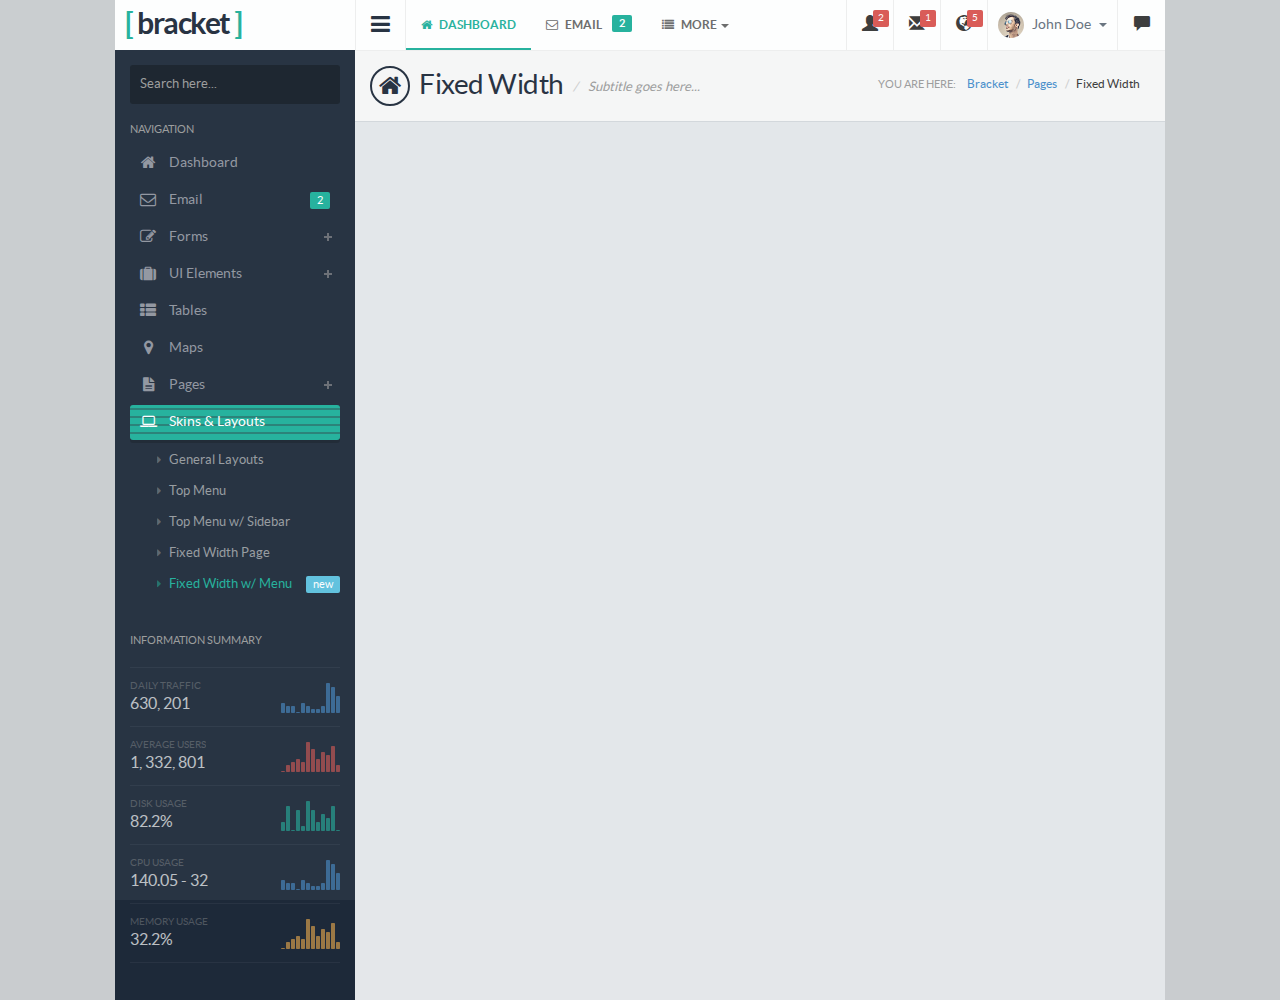
<file: web/src/main/webapp/fixed-width2.html>
<!DOCTYPE html>
<html lang="en">
<head>
  <meta charset="utf-8">
  <meta name="viewport" content="width=device-width, initial-scale=1.0, maximum-scale=1.0">
  <meta name="description" content="">
  <meta name="author" content="">
  <link rel="shortcut icon" href="images/favicon.png" type="image/png">

  <title>Bracket Responsive Bootstrap3 Admin</title>

  <link href="css/style.default.css" rel="stylesheet">

  <!-- HTML5 shim and Respond.js IE8 support of HTML5 elements and media queries -->
  <!--[if lt IE 9]>
  <script src="js/html5shiv.js"></script>
  <script src="js/respond.min.js"></script>
  <![endif]-->
</head>

<body class="fixed">


 


<!-- Preloader -->
<div id="preloader">
    <div id="status"><i class="fa fa-spinner fa-spin"></i></div>
</div>

<section>
  
  <div class="leftpanel">
    
    <div class="logopanel">
        <h1><span>[</span> bracket <span>]</span></h1>
    </div><!-- logopanel -->
    
    <div class="leftpanelinner">
        
        <form action="index.html" class="searchform-left" method="post">
            <input type="text" class="form-control" name="keyword" placeholder="Search here..." />
        </form>
        
        <!-- This is only visible to small devices -->
        <div class="visible-xs hidden-sm hidden-md hidden-lg">   
            <div class="media userlogged">
                <img alt="" src="images/photos/loggeduser.png" class="media-object">
                <div class="media-body">
                    <h4>John Doe</h4>
                    <span>"Life is so..."</span>
                </div>
            </div>
          
            <h5 class="sidebartitle actitle">Account</h5>
            <ul class="nav nav-pills nav-stacked nav-bracket mb30">
              <li><a href="profile.html"><i class="fa fa-user"></i> <span>Profile</span></a></li>
              <li><a href=""><i class="fa fa-cog"></i> <span>Account Settings</span></a></li>
              <li><a href=""><i class="fa fa-question-circle"></i> <span>Help</span></a></li>
              <li><a href="signout.html"><i class="fa fa-sign-out"></i> <span>Sign Out</span></a></li>
            </ul>
        </div>
      
      <h5 class="sidebartitle">Navigation</h5>
      <ul class="nav nav-pills nav-stacked nav-bracket">
        <li><a href="index.html"><i class="fa fa-home"></i> <span>Dashboard</span></a></li>
        <li><a href="email.html"><span class="pull-right badge badge-success">2</span><i class="fa fa-envelope-o"></i> <span>Email</span></a></li>
        <li class="nav-parent"><a href=""><i class="fa fa-edit"></i> <span>Forms</span></a>
          <ul class="children">
            <li><a href="general-forms.html"><i class="fa fa-caret-right"></i> General Forms</a></li>
            <li><a href="form-layouts.html"><i class="fa fa-caret-right"></i> Form Layouts</a></li>
            <li><a href="form-validation.html"><i class="fa fa-caret-right"></i> Form Validation</a></li>
            <li><a href="form-wizards.html"><i class="fa fa-caret-right"></i> Form Wizards</a></li>
            <li><a href="wysiwyg.html"><span class="pull-right badge badge-danger">updated</span><i class="fa fa-caret-right"></i> Text Editor</a></li>
            <li><a href="code-editor.html"><span class="pull-right badge badge-info">new</span><i class="fa fa-caret-right"></i> Code Editor</a></li>
          </ul>
        </li>
        <li class="nav-parent"><a href=""><i class="fa fa-suitcase"></i> <span>UI Elements</span></a>
          <ul class="children">
            <li><a href="buttons.html"><i class="fa fa-caret-right"></i> Buttons</a></li>
            <li><a href="icons.html"><i class="fa fa-caret-right"></i> Icons</a></li>
            <li><a href="typography.html"><i class="fa fa-caret-right"></i> Typography</a></li>
            <li><a href="alerts.html"><i class="fa fa-caret-right"></i> Alerts &amp; Notifications</a></li>
            <li><a href="modals.html"><span class="pull-right badge badge-info">new</span><i class="fa fa-caret-right"></i> Modals</a></li>
            <li><a href="tabs-accordions.html"><i class="fa fa-caret-right"></i> Tabs &amp; Accordions</a></li>
            <li><a href="sliders.html"><i class="fa fa-caret-right"></i> Sliders</a></li>
            <li><a href="graphs.html"><i class="fa fa-caret-right"></i> Graphs &amp; Charts</a></li>
            <li><a href="widgets.html"><span class="pull-right badge badge-danger">updated</span><i class="fa fa-caret-right"></i> Panels &amp; Widgets</a></li>
            <li><a href="extras.html"><i class="fa fa-caret-right"></i> Extras</a></li>
          </ul>
        </li>
        <li><a href="tables.html"><i class="fa fa-th-list"></i> <span>Tables</span></a></li>
        <li><a href="maps.html"><i class="fa fa-map-marker"></i> <span>Maps</span></a></li>
        <li class="nav-parent"><a href=""><i class="fa fa-file-text"></i> <span>Pages</span></a>
          <ul class="children">
            <li><a href="calendar.html"><i class="fa fa-caret-right"></i> Calendar</a></li>
            <li><a href="media-manager.html"><i class="fa fa-caret-right"></i> Media Manager</a></li>
            <li><a href="timeline.html"><i class="fa fa-caret-right"></i> Timeline</a></li>
            <li><a href="blog-list.html"><i class="fa fa-caret-right"></i> Blog List</a></li>
            <li><a href="blog-single.html"><i class="fa fa-caret-right"></i> Blog Single</a></li>
            <li><a href="people-directory.html"><i class="fa fa-caret-right"></i> People Directory</a></li>
            <li><a href="profile.html"><i class="fa fa-caret-right"></i> Profile</a></li>
            <li><a href="invoice.html"><i class="fa fa-caret-right"></i> Invoice</a></li>
            <li><a href="search-results.html"><i class="fa fa-caret-right"></i> Search Results</a></li>
            <li><a href="blank.html"><i class="fa fa-caret-right"></i> Blank Page</a></li>
            <li><a href="notfound.html"><i class="fa fa-caret-right"></i> 404 Page</a></li>
            <li><a href="locked.html"><i class="fa fa-caret-right"></i> Locked Screen</a></li>
            <li><a href="signin.html"><i class="fa fa-caret-right"></i> Sign In</a></li>
            <li><a href="signup.html"><i class="fa fa-caret-right"></i> Sign Up</a></li>
          </ul>
        </li>
        <li class="nav-parent nav-active active"><a href="layouts.html"><i class="fa fa-laptop"></i> <span>Skins &amp; Layouts</span></a>
            <ul class="children" style="display: block">
                <li><a href="layouts.html"><i class="fa fa-caret-right"></i> General Layouts</a></li>
                <li><a href="horizontal-menu.html"><i class="fa fa-caret-right"></i> Top Menu</a></li>
                <li><a href="horizontal-menu2.html"><i class="fa fa-caret-right"></i> Top Menu w/ Sidebar</a></li>
                <li><a href="fixed-width.html"><i class="fa fa-caret-right"></i> Fixed Width Page</a></li>
                <li class="active"><a href="fixed-width2.html"><span class="pull-right badge badge-info">new</span><i class="fa fa-caret-right"></i> Fixed Width w/ Menu</a></li>
            </ul>
        </li>
      </ul>
      
      <div class="infosummary">
        <h5 class="sidebartitle">Information Summary</h5>    
        <ul>
            <li>
                <div class="datainfo">
                    <span class="text-muted">Daily Traffic</span>
                    <h4>630, 201</h4>
                </div>
                <div id="sidebar-chart" class="chart"></div>   
            </li>
            <li>
                <div class="datainfo">
                    <span class="text-muted">Average Users</span>
                    <h4>1, 332, 801</h4>
                </div>
                <div id="sidebar-chart2" class="chart"></div>   
            </li>
            <li>
                <div class="datainfo">
                    <span class="text-muted">Disk Usage</span>
                    <h4>82.2%</h4>
                </div>
                <div id="sidebar-chart3" class="chart"></div>   
            </li>
            <li>
                <div class="datainfo">
                    <span class="text-muted">CPU Usage</span>
                    <h4>140.05 - 32</h4>
                </div>
                <div id="sidebar-chart4" class="chart"></div>   
            </li>
            <li>
                <div class="datainfo">
                    <span class="text-muted">Memory Usage</span>
                    <h4>32.2%</h4>
                </div>
                <div id="sidebar-chart5" class="chart"></div>   
            </li>
        </ul>
      </div><!-- infosummary -->
      
    </div><!-- leftpanelinner -->
  </div><!-- leftpanel -->
  
  <div class="mainpanel">
    
    <div class="headerbar">
      
      <div class="topnav">
            <a class="menutoggle"><i class="fa fa-bars"></i></a>
            
            <ul class="nav nav-horizontal">
                <li class="active"><a href="index.html"><i class="fa fa-home"></i> <span>Dashboard</span></a></li>
                <li><a href="email.html"><span class="pull-right badge badge-success">2</span><i class="fa fa-envelope-o"></i> <span>Email</span></a></li>
                <li class="nav-parent"><a class="dropdown-toggle" data-toggle="dropdown" href="#"><i class="fa fa-list"></i> More <span class="caret"></span></a>
                    <ul class="dropdown-menu children">
                        <li><a href="general-forms.html"><i class="fa fa-caret-right"></i> General Forms</a></li>
                        <li><a href="form-layouts.html"><i class="fa fa-caret-right"></i> Form Layouts</a></li>
                        <li><a href="form-validation.html"><i class="fa fa-caret-right"></i> Form Validation</a></li>
                        <li><a href="form-wizards.html"><i class="fa fa-caret-right"></i> Form Wizards</a></li>
                        <li><a href="wysiwyg.html"><span class="pull-right badge badge-danger">updated</span><i class="fa fa-caret-right"></i> Text Editor</a></li>
            <li><a href="code-editor.html"><span class="pull-right badge badge-info">new</span><i class="fa fa-caret-right"></i> Code Editor</a></li>
                    </ul>
                </li>
            </ul>
        </div>
      
      <div class="header-right">
        <ul class="headermenu">
          <li>
            <div class="btn-group">
              <button class="btn btn-default dropdown-toggle tp-icon" data-toggle="dropdown">
                <i class="glyphicon glyphicon-user"></i>
                <span class="badge">2</span>
              </button>
              <div class="dropdown-menu dropdown-menu-head pull-right">
                <h5 class="title">2 Newly Registered Users</h5>
                <ul class="dropdown-list user-list">
                  <li class="new">
                    <div class="thumb"><a href=""><img src="images/photos/user1.png" alt="" /></a></div>
                    <div class="desc">
                      <h5><a href="">Draniem Daamul (@draniem)</a> <span class="badge badge-success">new</span></h5>
                    </div>
                  </li>
                  <li class="new">
                    <div class="thumb"><a href=""><img src="images/photos/user2.png" alt="" /></a></div>
                    <div class="desc">
                      <h5><a href="">Zaham Sindilmaca (@zaham)</a> <span class="badge badge-success">new</span></h5>
                    </div>
                  </li>
                  <li>
                    <div class="thumb"><a href=""><img src="images/photos/user3.png" alt="" /></a></div>
                    <div class="desc">
                      <h5><a href="">Weno Carasbong (@wenocar)</a></h5>
                    </div>
                  </li>
                  <li>
                    <div class="thumb"><a href=""><img src="images/photos/user4.png" alt="" /></a></div>
                    <div class="desc">
                      <h5><a href="">Nusja Nawancali (@nusja)</a></h5>
                    </div>
                  </li>
                  <li>
                    <div class="thumb"><a href=""><img src="images/photos/user5.png" alt="" /></a></div>
                    <div class="desc">
                      <h5><a href="">Lane Kitmari (@lane_kitmare)</a></h5>
                    </div>
                  </li>
                  <li class="new"><a href="">See All Users</a></li>
                </ul>
              </div>
            </div>
          </li>
          <li>
            <div class="btn-group">
              <button class="btn btn-default dropdown-toggle tp-icon" data-toggle="dropdown">
                <i class="glyphicon glyphicon-envelope"></i>
                <span class="badge">1</span>
              </button>
              <div class="dropdown-menu dropdown-menu-head pull-right">
                <h5 class="title">You Have 1 New Message</h5>
                <ul class="dropdown-list gen-list">
                  <li class="new">
                    <a href="">
                    <span class="thumb"><img src="images/photos/user1.png" alt="" /></span>
                    <span class="desc">
                      <span class="name">Draniem Daamul <span class="badge badge-success">new</span></span>
                      <span class="msg">Lorem ipsum dolor sit amet...</span>
                    </span>
                    </a>
                  </li>
                  <li>
                    <a href="">
                    <span class="thumb"><img src="images/photos/user2.png" alt="" /></span>
                    <span class="desc">
                      <span class="name">Nusja Nawancali</span>
                      <span class="msg">Lorem ipsum dolor sit amet...</span>
                    </span>
                    </a>
                  </li>
                  <li>
                    <a href="">
                    <span class="thumb"><img src="images/photos/user3.png" alt="" /></span>
                    <span class="desc">
                      <span class="name">Weno Carasbong</span>
                      <span class="msg">Lorem ipsum dolor sit amet...</span>
                    </span>
                    </a>
                  </li>
                  <li>
                    <a href="">
                    <span class="thumb"><img src="images/photos/user4.png" alt="" /></span>
                    <span class="desc">
                      <span class="name">Zaham Sindilmaca</span>
                      <span class="msg">Lorem ipsum dolor sit amet...</span>
                    </span>
                    </a>
                  </li>
                  <li>
                    <a href="">
                    <span class="thumb"><img src="images/photos/user5.png" alt="" /></span>
                    <span class="desc">
                      <span class="name">Veno Leongal</span>
                      <span class="msg">Lorem ipsum dolor sit amet...</span>
                    </span>
                    </a>
                  </li>
                  <li class="new"><a href="">Read All Messages</a></li>
                </ul>
              </div>
            </div>
          </li>
          <li>
            <div class="btn-group">
              <button class="btn btn-default dropdown-toggle tp-icon" data-toggle="dropdown">
                <i class="glyphicon glyphicon-globe"></i>
                <span class="badge">5</span>
              </button>
              <div class="dropdown-menu dropdown-menu-head pull-right">
                <h5 class="title">You Have 5 New Notifications</h5>
                <ul class="dropdown-list gen-list">
                  <li class="new">
                    <a href="">
                    <span class="thumb"><img src="images/photos/user4.png" alt="" /></span>
                    <span class="desc">
                      <span class="name">Zaham Sindilmaca <span class="badge badge-success">new</span></span>
                      <span class="msg">is now following you</span>
                    </span>
                    </a>
                  </li>
                  <li class="new">
                    <a href="">
                    <span class="thumb"><img src="images/photos/user5.png" alt="" /></span>
                    <span class="desc">
                      <span class="name">Weno Carasbong <span class="badge badge-success">new</span></span>
                      <span class="msg">is now following you</span>
                    </span>
                    </a>
                  </li>
                  <li class="new">
                    <a href="">
                    <span class="thumb"><img src="images/photos/user3.png" alt="" /></span>
                    <span class="desc">
                      <span class="name">Veno Leongal <span class="badge badge-success">new</span></span>
                      <span class="msg">likes your recent status</span>
                    </span>
                    </a>
                  </li>
                  <li class="new">
                    <a href="">
                    <span class="thumb"><img src="images/photos/user3.png" alt="" /></span>
                    <span class="desc">
                      <span class="name">Nusja Nawancali <span class="badge badge-success">new</span></span>
                      <span class="msg">downloaded your work</span>
                    </span>
                    </a>
                  </li>
                  <li class="new">
                    <a href="">
                    <span class="thumb"><img src="images/photos/user3.png" alt="" /></span>
                    <span class="desc">
                      <span class="name">Nusja Nawancali <span class="badge badge-success">new</span></span>
                      <span class="msg">send you 2 messages</span>
                    </span>
                    </a>
                  </li>
                  <li class="new"><a href="">See All Notifications</a></li>
                </ul>
              </div>
            </div>
          </li>
          <li>
            <div class="btn-group">
              <button type="button" class="btn btn-default dropdown-toggle" data-toggle="dropdown">
                <img src="images/photos/loggeduser.png" alt="" />
                John Doe
                <span class="caret"></span>
              </button>
              <ul class="dropdown-menu dropdown-menu-usermenu pull-right">
                <li><a href="profile.html"><i class="glyphicon glyphicon-user"></i> My Profile</a></li>
                <li><a href="#"><i class="glyphicon glyphicon-cog"></i> Account Settings</a></li>
                <li><a href="#"><i class="glyphicon glyphicon-question-sign"></i> Help</a></li>
                <li><a href="signin.html"><i class="glyphicon glyphicon-log-out"></i> Log Out</a></li>
              </ul>
            </div>
          </li>
          <li>
            <button id="chatview" class="btn btn-default tp-icon chat-icon">
                <i class="glyphicon glyphicon-comment"></i>
            </button>
          </li>
        </ul>
      </div><!-- header-right -->
      
    </div><!-- headerbar -->
        
    <div class="pageheader">
      <h2><i class="fa fa-home"></i> Fixed Width <span>Subtitle goes here...</span></h2>
      <div class="breadcrumb-wrapper">
        <span class="label">You are here:</span>
        <ol class="breadcrumb">
          <li><a href="index.html">Bracket</a></li>
          <li><a href="index.html">Pages</a></li>
          <li class="active">Fixed Width</li>
        </ol>
      </div>
    </div>
    
    <div class="contentpanel">
      <!-- content goes here... -->
    </div>
    
  </div><!-- mainpanel -->
  
  <div class="rightpanel">
    <!-- Nav tabs -->
    <ul class="nav nav-tabs nav-justified">
        <li class="active"><a href="#rp-alluser" data-toggle="tab"><i class="fa fa-users"></i></a></li>
        <li><a href="#rp-favorites" data-toggle="tab"><i class="fa fa-heart"></i></a></li>
        <li><a href="#rp-history" data-toggle="tab"><i class="fa fa-clock-o"></i></a></li>
        <li><a href="#rp-settings" data-toggle="tab"><i class="fa fa-gear"></i></a></li>
    </ul>
        
    <!-- Tab panes -->
    <div class="tab-content">
        <div class="tab-pane active" id="rp-alluser">
            <h5 class="sidebartitle">Online Users</h5>
            <ul class="chatuserlist">
                <li class="online">
                    <div class="media">
                        <a href="#" class="pull-left media-thumb">
                            <img alt="" src="images/photos/userprofile.png" class="media-object">
                        </a>
                        <div class="media-body">
                            <strong>Eileen Sideways</strong>
                            <small>Los Angeles, CA</small>
                        </div>
                    </div><!-- media -->
                </li>
                <li class="online">
                    <div class="media">
                        <a href="#" class="pull-left media-thumb">
                            <img alt="" src="images/photos/user1.png" class="media-object">
                        </a>
                        <div class="media-body">
                            <span class="pull-right badge badge-danger">2</span>
                            <strong>Zaham Sindilmaca</strong>
                            <small>San Francisco, CA</small>
                        </div>
                    </div><!-- media -->
                </li>
                <li class="online">
                    <div class="media">
                        <a href="#" class="pull-left media-thumb">
                            <img alt="" src="images/photos/user2.png" class="media-object">
                        </a>
                        <div class="media-body">
                            <strong>Nusja Nawancali</strong>
                            <small>Bangkok, Thailand</small>
                        </div>
                    </div><!-- media -->
                </li>
                <li class="online">
                    <div class="media">
                        <a href="#" class="pull-left media-thumb">
                            <img alt="" src="images/photos/user3.png" class="media-object">
                        </a>
                        <div class="media-body">
                            <strong>Renov Leongal</strong>
                            <small>Cebu City, Philippines</small>
                        </div>
                    </div><!-- media -->
                </li>
                <li class="online">
                    <div class="media">
                        <a href="#" class="pull-left media-thumb">
                            <img alt="" src="images/photos/user4.png" class="media-object">
                        </a>
                        <div class="media-body">
                            <strong>Weno Carasbong</strong>
                            <small>Tokyo, Japan</small>
                        </div>
                    </div><!-- media -->
                </li>
            </ul>
            
            <div class="mb30"></div>
            
            <h5 class="sidebartitle">Offline Users</h5>
            <ul class="chatuserlist">
                <li>
                    <div class="media">
                        <a href="#" class="pull-left media-thumb">
                            <img alt="" src="images/photos/user5.png" class="media-object">
                        </a>
                        <div class="media-body">
                            <strong>Eileen Sideways</strong>
                            <small>Los Angeles, CA</small>
                        </div>
                    </div><!-- media -->
                </li>
                <li>
                    <div class="media">
                        <a href="#" class="pull-left media-thumb">
                            <img alt="" src="images/photos/user2.png" class="media-object">
                        </a>
                        <div class="media-body">
                            <strong>Zaham Sindilmaca</strong>
                            <small>San Francisco, CA</small>
                        </div>
                    </div><!-- media -->
                </li>
                <li>
                    <div class="media">
                        <a href="#" class="pull-left media-thumb">
                            <img alt="" src="images/photos/user3.png" class="media-object">
                        </a>
                        <div class="media-body">
                            <strong>Nusja Nawancali</strong>
                            <small>Bangkok, Thailand</small>
                        </div>
                    </div><!-- media -->
                </li>
                <li>
                    <div class="media">
                        <a href="#" class="pull-left media-thumb">
                            <img alt="" src="images/photos/user4.png" class="media-object">
                        </a>
                        <div class="media-body">
                            <strong>Renov Leongal</strong>
                            <small>Cebu City, Philippines</small>
                        </div>
                    </div><!-- media -->
                </li>
                <li>
                    <div class="media">
                        <a href="#" class="pull-left media-thumb">
                            <img alt="" src="images/photos/user5.png" class="media-object">
                        </a>
                        <div class="media-body">
                            <strong>Weno Carasbong</strong>
                            <small>Tokyo, Japan</small>
                        </div>
                    </div><!-- media -->
                </li>
                <li>
                    <div class="media">
                        <a href="#" class="pull-left media-thumb">
                            <img alt="" src="images/photos/user4.png" class="media-object">
                        </a>
                        <div class="media-body">
                            <strong>Renov Leongal</strong>
                            <small>Cebu City, Philippines</small>
                        </div>
                    </div><!-- media -->
                </li>
                <li>
                    <div class="media">
                        <a href="#" class="pull-left media-thumb">
                            <img alt="" src="images/photos/user5.png" class="media-object">
                        </a>
                        <div class="media-body">
                            <strong>Weno Carasbong</strong>
                            <small>Tokyo, Japan</small>
                        </div>
                    </div><!-- media -->
                </li>
            </ul>
        </div>
        <div class="tab-pane" id="rp-favorites">
            <h5 class="sidebartitle">Favorites</h5>
            <ul class="chatuserlist">
                <li class="online">
                    <div class="media">
                        <a href="#" class="pull-left media-thumb">
                            <img alt="" src="images/photos/user2.png" class="media-object">
                        </a>
                        <div class="media-body">
                            <strong>Eileen Sideways</strong>
                            <small>Los Angeles, CA</small>
                        </div>
                    </div><!-- media -->
                </li>
                <li>
                    <div class="media">
                        <a href="#" class="pull-left media-thumb">
                            <img alt="" src="images/photos/user1.png" class="media-object">
                        </a>
                        <div class="media-body">
                            <strong>Zaham Sindilmaca</strong>
                            <small>San Francisco, CA</small>
                        </div>
                    </div><!-- media -->
                </li>
                <li>
                    <div class="media">
                        <a href="#" class="pull-left media-thumb">
                            <img alt="" src="images/photos/user3.png" class="media-object">
                        </a>
                        <div class="media-body">
                            <strong>Nusja Nawancali</strong>
                            <small>Bangkok, Thailand</small>
                        </div>
                    </div><!-- media -->
                </li>
                <li class="online">
                    <div class="media">
                        <a href="#" class="pull-left media-thumb">
                            <img alt="" src="images/photos/user4.png" class="media-object">
                        </a>
                        <div class="media-body">
                            <strong>Renov Leongal</strong>
                            <small>Cebu City, Philippines</small>
                        </div>
                    </div><!-- media -->
                </li>
                <li class="online">
                    <div class="media">
                        <a href="#" class="pull-left media-thumb">
                            <img alt="" src="images/photos/user5.png" class="media-object">
                        </a>
                        <div class="media-body">
                            <strong>Weno Carasbong</strong>
                            <small>Tokyo, Japan</small>
                        </div>
                    </div><!-- media -->
                </li>
            </ul>
        </div>
        <div class="tab-pane" id="rp-history">
            <h5 class="sidebartitle">History</h5>
            <ul class="chatuserlist">
                <li class="online">
                    <div class="media">
                        <a href="#" class="pull-left media-thumb">
                            <img alt="" src="images/photos/user4.png" class="media-object">
                        </a>
                        <div class="media-body">
                            <strong>Eileen Sideways</strong>
                            <small>Hi hello, ctc?... would you mind if I go to your...</small>
                        </div>
                    </div><!-- media -->
                </li>
                <li>
                    <div class="media">
                        <a href="#" class="pull-left media-thumb">
                            <img alt="" src="images/photos/user2.png" class="media-object">
                        </a>
                        <div class="media-body">
                            <strong>Zaham Sindilmaca</strong>
                            <small>This is to inform you that your product that we...</small>
                        </div>
                    </div><!-- media -->
                </li>
                <li>
                    <div class="media">
                        <a href="#" class="pull-left media-thumb">
                            <img alt="" src="images/photos/user3.png" class="media-object">
                        </a>
                        <div class="media-body">
                            <strong>Nusja Nawancali</strong>
                            <small>Are you willing to have a long term relat...</small>
                        </div>
                    </div><!-- media -->
                </li>
            </ul>
        </div>
        <div class="tab-pane pane-settings" id="rp-settings">
            
            <h5 class="sidebartitle mb20">Settings</h5>
            <div class="form-group">
                <label class="col-xs-8 control-label">Show Offline Users</label>
                <div class="col-xs-4 control-label">
                    <div class="toggle toggle-success"></div>
                </div>
            </div>
            
            <div class="form-group">
                <label class="col-xs-8 control-label">Enable History</label>
                <div class="col-xs-4 control-label">
                    <div class="toggle toggle-success"></div>
                </div>
            </div>
            
            <div class="form-group">
                <label class="col-xs-8 control-label">Show Full Name</label>
                <div class="col-xs-4 control-label">
                    <div class="toggle-chat1 toggle-success"></div>
                </div>
            </div>
            
            <div class="form-group">
                <label class="col-xs-8 control-label">Show Location</label>
                <div class="col-xs-4 control-label">
                    <div class="toggle toggle-success"></div>
                </div>
            </div>
            
        </div><!-- tab-pane -->
        
    </div><!-- tab-content -->
  </div><!-- rightpanel -->
  
</section>



<script src="js/jquery-1.10.2.min.js"></script>
<script src="js/jquery-migrate-1.2.1.min.js"></script>
<script src="js/bootstrap.min.js"></script>
<script src="js/modernizr.min.js"></script>
<script src="js/jquery.sparkline.min.js"></script>
<script src="js/toggles.min.js"></script>
<script src="js/retina.min.js"></script>
<script src="js/jquery.cookies.js"></script>

<script src="js/custom.js"></script>

</body>
</html>
</file>
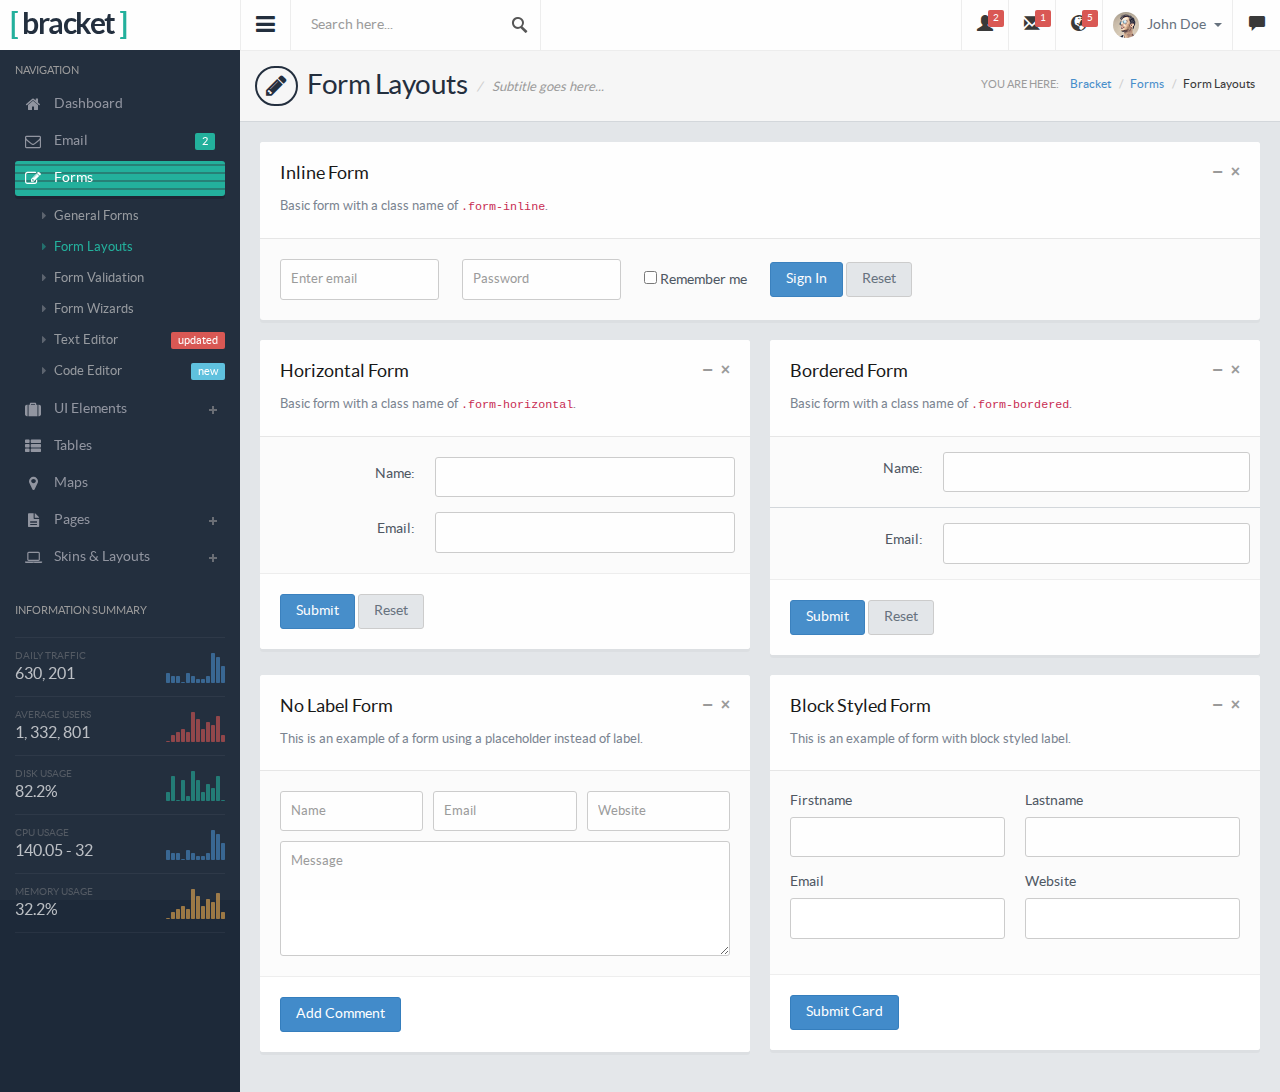
<file: web/src/main/webapp/form-layouts.html>
<!DOCTYPE html>
<html lang="en">
<head>
  <meta charset="utf-8">
  <meta name="viewport" content="width=device-width, initial-scale=1.0, maximum-scale=1.0">
  <meta name="description" content="">
  <meta name="author" content="">
  <link rel="shortcut icon" href="images/favicon.png" type="image/png">

  <title>Bracket Responsive Bootstrap3 Admin</title>

  <link href="css/style.default.css" rel="stylesheet">

  <!-- HTML5 shim and Respond.js IE8 support of HTML5 elements and media queries -->
  <!--[if lt IE 9]>
  <script src="js/html5shiv.js"></script>
  <script src="js/respond.min.js"></script>
  <![endif]-->
</head>

<body>

 


<!-- Preloader -->
<div id="preloader">
    <div id="status"><i class="fa fa-spinner fa-spin"></i></div>
</div>

<section>
  
  <div class="leftpanel">
    
    <div class="logopanel">
        <h1><span>[</span> bracket <span>]</span></h1>
    </div><!-- logopanel -->
    
    <div class="leftpanelinner">
        
        <!-- This is only visible to small devices -->
        <div class="visible-xs hidden-sm hidden-md hidden-lg">   
            <div class="media userlogged">
                <img alt="" src="images/photos/loggeduser.png" class="media-object">
                <div class="media-body">
                    <h4>John Doe</h4>
                    <span>"Life is so..."</span>
                </div>
            </div>
          
            <h5 class="sidebartitle actitle">Account</h5>
            <ul class="nav nav-pills nav-stacked nav-bracket mb30">
              <li><a href="profile.html"><i class="fa fa-user"></i> <span>Profile</span></a></li>
              <li><a href=""><i class="fa fa-cog"></i> <span>Account Settings</span></a></li>
              <li><a href=""><i class="fa fa-question-circle"></i> <span>Help</span></a></li>
              <li><a href="signout.html"><i class="fa fa-sign-out"></i> <span>Sign Out</span></a></li>
            </ul>
        </div>
      
      <h5 class="sidebartitle">Navigation</h5>
      <ul class="nav nav-pills nav-stacked nav-bracket">
        <li><a href="index.html"><i class="fa fa-home"></i> <span>Dashboard</span></a></li>
        <li><a href="email.html"><span class="pull-right badge badge-success">2</span><i class="fa fa-envelope-o"></i> <span>Email</span></a></li>
        <li class="nav-parent nav-active active"><a href=""><i class="fa fa-edit"></i> <span>Forms</span></a>
          <ul class="children" style="display: block">
            <li><a href="general-forms.html"><i class="fa fa-caret-right"></i> General Forms</a></li>
            <li class="active"><a href="form-layouts.html"><i class="fa fa-caret-right"></i> Form Layouts</a></li>
            <li><a href="form-validation.html"><i class="fa fa-caret-right"></i> Form Validation</a></li>
            <li><a href="form-wizards.html"><i class="fa fa-caret-right"></i> Form Wizards</a></li>
            <li><a href="wysiwyg.html"><span class="pull-right badge badge-danger">updated</span><i class="fa fa-caret-right"></i> Text Editor</a></li>
            <li><a href="code-editor.html"><span class="pull-right badge badge-info">new</span><i class="fa fa-caret-right"></i> Code Editor</a></li>
          </ul>
        </li>
        <li class="nav-parent"><a href=""><i class="fa fa-suitcase"></i> <span>UI Elements</span></a>
          <ul class="children">
            <li><a href="buttons.html"><i class="fa fa-caret-right"></i> Buttons</a></li>
            <li><a href="icons.html"><i class="fa fa-caret-right"></i> Icons</a></li>
            <li><a href="typography.html"><i class="fa fa-caret-right"></i> Typography</a></li>
            <li><a href="alerts.html"><i class="fa fa-caret-right"></i> Alerts &amp; Notifications</a></li>
            <li><a href="modals.html"><span class="pull-right badge badge-info">new</span><i class="fa fa-caret-right"></i> Modals</a></li>
            <li><a href="tabs-accordions.html"><i class="fa fa-caret-right"></i> Tabs &amp; Accordions</a></li>
            <li><a href="sliders.html"><i class="fa fa-caret-right"></i> Sliders</a></li>
            <li><a href="graphs.html"><i class="fa fa-caret-right"></i> Graphs &amp; Charts</a></li>
            <li><a href="widgets.html"><span class="pull-right badge badge-danger">updated</span><i class="fa fa-caret-right"></i> Panels &amp; Widgets</a></li>
            <li><a href="extras.html"><i class="fa fa-caret-right"></i> Extras</a></li>
          </ul>
        </li>
        <li><a href="tables.html"><i class="fa fa-th-list"></i> <span>Tables</span></a></li>
        <li><a href="maps.html"><i class="fa fa-map-marker"></i> <span>Maps</span></a></li>
        <li class="nav-parent"><a href=""><i class="fa fa-file-text"></i> <span>Pages</span></a>
          <ul class="children">
            <li><a href="calendar.html"><i class="fa fa-caret-right"></i> Calendar</a></li>
            <li><a href="media-manager.html"><i class="fa fa-caret-right"></i> Media Manager</a></li>
            <li><a href="timeline.html"><i class="fa fa-caret-right"></i> Timeline</a></li>
            <li><a href="blog-list.html"><i class="fa fa-caret-right"></i> Blog List</a></li>
            <li><a href="blog-single.html"><i class="fa fa-caret-right"></i> Blog Single</a></li>
            <li><a href="people-directory.html"><i class="fa fa-caret-right"></i> People Directory</a></li>
            <li><a href="profile.html"><i class="fa fa-caret-right"></i> Profile</a></li>
            <li><a href="invoice.html"><i class="fa fa-caret-right"></i> Invoice</a></li>
            <li><a href="search-results.html"><i class="fa fa-caret-right"></i> Search Results</a></li>
            <li><a href="blank.html"><i class="fa fa-caret-right"></i> Blank Page</a></li>
            <li><a href="notfound.html"><i class="fa fa-caret-right"></i> 404 Page</a></li>
            <li><a href="locked.html"><i class="fa fa-caret-right"></i> Locked Screen</a></li>
            <li><a href="signin.html"><i class="fa fa-caret-right"></i> Sign In</a></li>
            <li><a href="signup.html"><i class="fa fa-caret-right"></i> Sign Up</a></li>
          </ul>
        </li>
        <li class="nav-parent"><a href="layouts.html"><i class="fa fa-laptop"></i> <span>Skins &amp; Layouts</span></a>
            <ul class="children">
                <li><a href="layouts.html"><i class="fa fa-caret-right"></i> General Layouts</a></li>
                <li><a href="horizontal-menu.html"><i class="fa fa-caret-right"></i> Top Menu</a></li>
                <li><a href="horizontal-menu2.html"><i class="fa fa-caret-right"></i> Top Menu w/ Sidebar</a></li>
                <li><a href="fixed-width.html"><i class="fa fa-caret-right"></i> Fixed Width Page</a></li>
                <li><a href="fixed-width2.html"><span class="pull-right badge badge-info">new</span><i class="fa fa-caret-right"></i> Fixed Width w/ Menu</a></li>
            </ul>
        </li>
      </ul>
      
      <div class="infosummary">
        <h5 class="sidebartitle">Information Summary</h5>    
        <ul>
            <li>
                <div class="datainfo">
                    <span class="text-muted">Daily Traffic</span>
                    <h4>630, 201</h4>
                </div>
                <div id="sidebar-chart" class="chart"></div>   
            </li>
            <li>
                <div class="datainfo">
                    <span class="text-muted">Average Users</span>
                    <h4>1, 332, 801</h4>
                </div>
                <div id="sidebar-chart2" class="chart"></div>   
            </li>
            <li>
                <div class="datainfo">
                    <span class="text-muted">Disk Usage</span>
                    <h4>82.2%</h4>
                </div>
                <div id="sidebar-chart3" class="chart"></div>   
            </li>
            <li>
                <div class="datainfo">
                    <span class="text-muted">CPU Usage</span>
                    <h4>140.05 - 32</h4>
                </div>
                <div id="sidebar-chart4" class="chart"></div>   
            </li>
            <li>
                <div class="datainfo">
                    <span class="text-muted">Memory Usage</span>
                    <h4>32.2%</h4>
                </div>
                <div id="sidebar-chart5" class="chart"></div>   
            </li>
        </ul>
      </div><!-- infosummary -->
      
    </div><!-- leftpanelinner -->
  </div><!-- leftpanel -->
  
  <div class="mainpanel">
    
    <div class="headerbar">
      
      <a class="menutoggle"><i class="fa fa-bars"></i></a>
      
      <form class="searchform" action="index.html" method="post">
        <input type="text" class="form-control" name="keyword" placeholder="Search here..." />
      </form>
      
      <div class="header-right">
        <ul class="headermenu">
          <li>
            <div class="btn-group">
              <button class="btn btn-default dropdown-toggle tp-icon" data-toggle="dropdown">
                <i class="glyphicon glyphicon-user"></i>
                <span class="badge">2</span>
              </button>
              <div class="dropdown-menu dropdown-menu-head pull-right">
                <h5 class="title">2 Newly Registered Users</h5>
                <ul class="dropdown-list user-list">
                  <li class="new">
                    <div class="thumb"><a href=""><img src="images/photos/user1.png" alt="" /></a></div>
                    <div class="desc">
                      <h5><a href="">Draniem Daamul (@draniem)</a> <span class="badge badge-success">new</span></h5>
                    </div>
                  </li>
                  <li class="new">
                    <div class="thumb"><a href=""><img src="images/photos/user2.png" alt="" /></a></div>
                    <div class="desc">
                      <h5><a href="">Zaham Sindilmaca (@zaham)</a> <span class="badge badge-success">new</span></h5>
                    </div>
                  </li>
                  <li>
                    <div class="thumb"><a href=""><img src="images/photos/user3.png" alt="" /></a></div>
                    <div class="desc">
                      <h5><a href="">Weno Carasbong (@wenocar)</a></h5>
                    </div>
                  </li>
                  <li>
                    <div class="thumb"><a href=""><img src="images/photos/user4.png" alt="" /></a></div>
                    <div class="desc">
                      <h5><a href="">Nusja Nawancali (@nusja)</a></h5>
                    </div>
                  </li>
                  <li>
                    <div class="thumb"><a href=""><img src="images/photos/user5.png" alt="" /></a></div>
                    <div class="desc">
                      <h5><a href="">Lane Kitmari (@lane_kitmare)</a></h5>
                    </div>
                  </li>
                  <li class="new"><a href="">See All Users</a></li>
                </ul>
              </div>
            </div>
          </li>
          <li>
            <div class="btn-group">
              <button class="btn btn-default dropdown-toggle tp-icon" data-toggle="dropdown">
                <i class="glyphicon glyphicon-envelope"></i>
                <span class="badge">1</span>
              </button>
              <div class="dropdown-menu dropdown-menu-head pull-right">
                <h5 class="title">You Have 1 New Message</h5>
                <ul class="dropdown-list gen-list">
                  <li class="new">
                    <a href="">
                    <span class="thumb"><img src="images/photos/user1.png" alt="" /></span>
                    <span class="desc">
                      <span class="name">Draniem Daamul <span class="badge badge-success">new</span></span>
                      <span class="msg">Lorem ipsum dolor sit amet...</span>
                    </span>
                    </a>
                  </li>
                  <li>
                    <a href="">
                    <span class="thumb"><img src="images/photos/user2.png" alt="" /></span>
                    <span class="desc">
                      <span class="name">Nusja Nawancali</span>
                      <span class="msg">Lorem ipsum dolor sit amet...</span>
                    </span>
                    </a>
                  </li>
                  <li>
                    <a href="">
                    <span class="thumb"><img src="images/photos/user3.png" alt="" /></span>
                    <span class="desc">
                      <span class="name">Weno Carasbong</span>
                      <span class="msg">Lorem ipsum dolor sit amet...</span>
                    </span>
                    </a>
                  </li>
                  <li>
                    <a href="">
                    <span class="thumb"><img src="images/photos/user4.png" alt="" /></span>
                    <span class="desc">
                      <span class="name">Zaham Sindilmaca</span>
                      <span class="msg">Lorem ipsum dolor sit amet...</span>
                    </span>
                    </a>
                  </li>
                  <li>
                    <a href="">
                    <span class="thumb"><img src="images/photos/user5.png" alt="" /></span>
                    <span class="desc">
                      <span class="name">Veno Leongal</span>
                      <span class="msg">Lorem ipsum dolor sit amet...</span>
                    </span>
                    </a>
                  </li>
                  <li class="new"><a href="">Read All Messages</a></li>
                </ul>
              </div>
            </div>
          </li>
          <li>
            <div class="btn-group">
              <button class="btn btn-default dropdown-toggle tp-icon" data-toggle="dropdown">
                <i class="glyphicon glyphicon-globe"></i>
                <span class="badge">5</span>
              </button>
              <div class="dropdown-menu dropdown-menu-head pull-right">
                <h5 class="title">You Have 5 New Notifications</h5>
                <ul class="dropdown-list gen-list">
                  <li class="new">
                    <a href="">
                    <span class="thumb"><img src="images/photos/user4.png" alt="" /></span>
                    <span class="desc">
                      <span class="name">Zaham Sindilmaca <span class="badge badge-success">new</span></span>
                      <span class="msg">is now following you</span>
                    </span>
                    </a>
                  </li>
                  <li class="new">
                    <a href="">
                    <span class="thumb"><img src="images/photos/user5.png" alt="" /></span>
                    <span class="desc">
                      <span class="name">Weno Carasbong <span class="badge badge-success">new</span></span>
                      <span class="msg">is now following you</span>
                    </span>
                    </a>
                  </li>
                  <li class="new">
                    <a href="">
                    <span class="thumb"><img src="images/photos/user3.png" alt="" /></span>
                    <span class="desc">
                      <span class="name">Veno Leongal <span class="badge badge-success">new</span></span>
                      <span class="msg">likes your recent status</span>
                    </span>
                    </a>
                  </li>
                  <li class="new">
                    <a href="">
                    <span class="thumb"><img src="images/photos/user3.png" alt="" /></span>
                    <span class="desc">
                      <span class="name">Nusja Nawancali <span class="badge badge-success">new</span></span>
                      <span class="msg">downloaded your work</span>
                    </span>
                    </a>
                  </li>
                  <li class="new">
                    <a href="">
                    <span class="thumb"><img src="images/photos/user3.png" alt="" /></span>
                    <span class="desc">
                      <span class="name">Nusja Nawancali <span class="badge badge-success">new</span></span>
                      <span class="msg">send you 2 messages</span>
                    </span>
                    </a>
                  </li>
                  <li class="new"><a href="">See All Notifications</a></li>
                </ul>
              </div>
            </div>
          </li>
          <li>
            <div class="btn-group">
              <button type="button" class="btn btn-default dropdown-toggle" data-toggle="dropdown">
                <img src="images/photos/loggeduser.png" alt="" />
                John Doe
                <span class="caret"></span>
              </button>
              <ul class="dropdown-menu dropdown-menu-usermenu pull-right">
                <li><a href="profile.html"><i class="glyphicon glyphicon-user"></i> My Profile</a></li>
                <li><a href="#"><i class="glyphicon glyphicon-cog"></i> Account Settings</a></li>
                <li><a href="#"><i class="glyphicon glyphicon-question-sign"></i> Help</a></li>
                <li><a href="signin.html"><i class="glyphicon glyphicon-log-out"></i> Log Out</a></li>
              </ul>
            </div>
          </li>
          <li>
            <button id="chatview" class="btn btn-default tp-icon chat-icon">
                <i class="glyphicon glyphicon-comment"></i>
            </button>
          </li>
        </ul>
      </div><!-- header-right -->
      
    </div><!-- headerbar -->
        
    <div class="pageheader">
      <h2><i class="fa fa-pencil"></i> Form Layouts <span>Subtitle goes here...</span></h2>
      <div class="breadcrumb-wrapper">
        <span class="label">You are here:</span>
        <ol class="breadcrumb">
          <li><a href="index.html">Bracket</a></li>
          <li><a href="general-forms.html">Forms</a></li>
          <li class="active">Form Layouts</li>
        </ol>
      </div>
    </div>
    
    <div class="contentpanel">
      
      <div class="panel panel-default">
        <div class="panel-heading">
          <div class="panel-btns">
            <a href="" class="panel-close">&times;</a>
            <a href="" class="minimize">&minus;</a>
          </div>
          <h4 class="panel-title">Inline Form</h4>
          <p>Basic form with a class name of <code>.form-inline</code>.</p>
        </div>
        <div class="panel-body">
          <form class="form-inline">
            <div class="form-group">
              <label class="sr-only" for="exampleInputEmail2">Email address</label>
              <input type="email" class="form-control" id="exampleInputEmail2" placeholder="Enter email">
            </div>
            <div class="form-group">
              <label class="sr-only" for="exampleInputPassword2">Password</label>
              <input type="password" class="form-control" id="exampleInputPassword2" placeholder="Password">
            </div>
            <div class="checkbox">
              <label>
                <input type="checkbox"> Remember me
              </label>
            </div>
            <button type="submit" class="btn btn-primary">Sign In</button>
            <button type="reset" class="btn btn-default">Reset</button>
          </form>
        </div><!-- panel-body -->
      </div><!-- panel -->
      
      <div class="row">
        <div class="col-md-6">
          
          <form id="form1" class="form-horizontal">
            <div class="panel panel-default">
              <div class="panel-heading">
                <div class="panel-btns">
                  <a href="" class="panel-close">&times;</a>
                  <a href="" class="minimize">&minus;</a>
                </div>
                <h4 class="panel-title">Horizontal Form</h4>
                <p>Basic form with a class name of <code>.form-horizontal</code>.</p>
              </div>
              <div class="panel-body">
              
                <div class="form-group">
                  <label class="col-sm-4 control-label">Name:</label>
                  <div class="col-sm-8">
                    <input type="text" name="name" class="form-control" />
                  </div>
                </div>
                
                <div class="form-group">
                  <label class="col-sm-4 control-label">Email:</label>
                  <div class="col-sm-8">
                    <input type="email" name="email" class="form-control" />
                  </div>
                </div>
              </div><!-- panel-body -->
              <div class="panel-footer">
                <button class="btn btn-primary">Submit</button>
                <button type="reset" class="btn btn-default">Reset</button>
              </div><!-- panel-footer -->
            </div><!-- panel-default -->
          </form>
            
        </div><!-- col-md-6 -->
        
        <div class="col-md-6">
          
          <form id="form2" class="form-horizontal form-bordered">
            <div class="panel panel-default">
              <div class="panel-heading">
                <div class="panel-btns">
                  <a href="" class="panel-close">&times;</a>
                  <a href="" class="minimize">&minus;</a>
                </div>
                <h4 class="panel-title">Bordered Form</h4>
                <p>Basic form with a class name of <code>.form-bordered</code>.</p>
              </div>
              <div class="panel-body panel-body-nopadding">
              
                <div class="form-group">
                  <label class="col-sm-4 control-label">Name:</label>
                  <div class="col-sm-8">
                    <input type="text" name="name" class="form-control" />
                  </div>
                </div>
                
                <div class="form-group">
                  <label class="col-sm-4 control-label">Email:</label>
                  <div class="col-sm-8">
                    <input type="email" name="email" class="form-control" />
                  </div>
                </div>
              </div><!-- panel-body -->
              <div class="panel-footer">
                <button class="btn btn-primary">Submit</button>
                <button type="reset" class="btn btn-default">Reset</button>
              </div><!-- panel-footer -->
            </div><!-- panel-default -->
          </form>
            
        </div><!-- col-md-6 -->
        
      </div><!-- row -->
      
      <div class="row">
        
        <div class="col-md-6">
          <div class="panel panel-default">
            <div class="panel-heading">
              <div class="panel-btns">
                <a href="" class="panel-close">&times;</a>
                <a href="" class="minimize">&minus;</a>
              </div>
              <h4 class="panel-title">No Label Form</h4>
              <p>This is an example of a form using a placeholder instead of label.</p>
            </div>
            <form>
            <div class="panel-body">
              <div class="row row-pad-5">
                <div class="col-lg-4">
                  <input type="text" name="name" placeholder="Name" class="form-control" />
                </div>
                <div class="col-lg-4">
                  <input type="email" name="email" placeholder="Email" class="form-control" />
                </div>
                <div class="col-lg-4">
                  <input type="url" name="website" placeholder="Website" class="form-control" />
                </div>
              </div><!-- row -->
              <textarea class="form-control" rows="5" placeholder="Message"></textarea>
            </div><!-- panel-body -->
            <div class="panel-footer">
              <button class="btn btn-primary">Add Comment</button>
            </div>
            </form>
          </div><!-- panel -->
        </div>
        
        <div class="col-md-6">
          <div class="panel panel-default">
            <div class="panel-heading">
              <div class="panel-btns">
                <a href="" class="panel-close">&times;</a>
                <a href="" class="minimize">&minus;</a>
              </div>
              <h4 class="panel-title">Block Styled Form</h4>
              <p>This is an example of form with block styled label.</p>
            </div>
            <div class="panel-body">
              <div class="row">
                <div class="col-sm-6">
                  <div class="form-group">
                    <label class="control-label">Firstname</label>
                    <input type="text" name="firstname" class="form-control" />
                  </div>
                </div><!-- col-sm-6 -->
                <div class="col-sm-6">
                  <div class="form-group">
                    <label class="control-label">Lastname</label>
                    <input type="text" name="lastname" class="form-control" />
                  </div>
                </div><!-- col-sm-6 -->
              </div><!-- row -->
              
              <div class="row">
                <div class="col-sm-6">
                  <div class="form-group">
                    <label class="control-label">Email</label>
                    <input type="email" name="email" class="form-control" />
                  </div>
                </div><!-- col-sm-6 -->
                <div class="col-sm-6">
                  <div class="form-group">
                    <label class="control-label">Website</label>
                    <input type="url" name="website" class="form-control" />
                  </div>
                </div><!-- col-sm-6 -->
              </div><!-- row -->
              
            </div><!-- panel-body -->
            <div class="panel-footer">
              <button class="btn btn-primary">Submit Card</button>
            </div>
          </div>
        </div>
        
      </div><!-- row -->
      
    </div>
    
  </div><!-- mainpanel -->
  
  <div class="rightpanel">
    <!-- Nav tabs -->
    <ul class="nav nav-tabs nav-justified">
        <li class="active"><a href="#rp-alluser" data-toggle="tab"><i class="fa fa-users"></i></a></li>
        <li><a href="#rp-favorites" data-toggle="tab"><i class="fa fa-heart"></i></a></li>
        <li><a href="#rp-history" data-toggle="tab"><i class="fa fa-clock-o"></i></a></li>
        <li><a href="#rp-settings" data-toggle="tab"><i class="fa fa-gear"></i></a></li>
    </ul>
        
    <!-- Tab panes -->
    <div class="tab-content">
        <div class="tab-pane active" id="rp-alluser">
            <h5 class="sidebartitle">Online Users</h5>
            <ul class="chatuserlist">
                <li class="online">
                    <div class="media">
                        <a href="#" class="pull-left media-thumb">
                            <img alt="" src="images/photos/userprofile.png" class="media-object">
                        </a>
                        <div class="media-body">
                            <strong>Eileen Sideways</strong>
                            <small>Los Angeles, CA</small>
                        </div>
                    </div><!-- media -->
                </li>
                <li class="online">
                    <div class="media">
                        <a href="#" class="pull-left media-thumb">
                            <img alt="" src="images/photos/user1.png" class="media-object">
                        </a>
                        <div class="media-body">
                            <span class="pull-right badge badge-danger">2</span>
                            <strong>Zaham Sindilmaca</strong>
                            <small>San Francisco, CA</small>
                        </div>
                    </div><!-- media -->
                </li>
                <li class="online">
                    <div class="media">
                        <a href="#" class="pull-left media-thumb">
                            <img alt="" src="images/photos/user2.png" class="media-object">
                        </a>
                        <div class="media-body">
                            <strong>Nusja Nawancali</strong>
                            <small>Bangkok, Thailand</small>
                        </div>
                    </div><!-- media -->
                </li>
                <li class="online">
                    <div class="media">
                        <a href="#" class="pull-left media-thumb">
                            <img alt="" src="images/photos/user3.png" class="media-object">
                        </a>
                        <div class="media-body">
                            <strong>Renov Leongal</strong>
                            <small>Cebu City, Philippines</small>
                        </div>
                    </div><!-- media -->
                </li>
                <li class="online">
                    <div class="media">
                        <a href="#" class="pull-left media-thumb">
                            <img alt="" src="images/photos/user4.png" class="media-object">
                        </a>
                        <div class="media-body">
                            <strong>Weno Carasbong</strong>
                            <small>Tokyo, Japan</small>
                        </div>
                    </div><!-- media -->
                </li>
            </ul>
            
            <div class="mb30"></div>
            
            <h5 class="sidebartitle">Offline Users</h5>
            <ul class="chatuserlist">
                <li>
                    <div class="media">
                        <a href="#" class="pull-left media-thumb">
                            <img alt="" src="images/photos/user5.png" class="media-object">
                        </a>
                        <div class="media-body">
                            <strong>Eileen Sideways</strong>
                            <small>Los Angeles, CA</small>
                        </div>
                    </div><!-- media -->
                </li>
                <li>
                    <div class="media">
                        <a href="#" class="pull-left media-thumb">
                            <img alt="" src="images/photos/user2.png" class="media-object">
                        </a>
                        <div class="media-body">
                            <strong>Zaham Sindilmaca</strong>
                            <small>San Francisco, CA</small>
                        </div>
                    </div><!-- media -->
                </li>
                <li>
                    <div class="media">
                        <a href="#" class="pull-left media-thumb">
                            <img alt="" src="images/photos/user3.png" class="media-object">
                        </a>
                        <div class="media-body">
                            <strong>Nusja Nawancali</strong>
                            <small>Bangkok, Thailand</small>
                        </div>
                    </div><!-- media -->
                </li>
                <li>
                    <div class="media">
                        <a href="#" class="pull-left media-thumb">
                            <img alt="" src="images/photos/user4.png" class="media-object">
                        </a>
                        <div class="media-body">
                            <strong>Renov Leongal</strong>
                            <small>Cebu City, Philippines</small>
                        </div>
                    </div><!-- media -->
                </li>
                <li>
                    <div class="media">
                        <a href="#" class="pull-left media-thumb">
                            <img alt="" src="images/photos/user5.png" class="media-object">
                        </a>
                        <div class="media-body">
                            <strong>Weno Carasbong</strong>
                            <small>Tokyo, Japan</small>
                        </div>
                    </div><!-- media -->
                </li>
                <li>
                    <div class="media">
                        <a href="#" class="pull-left media-thumb">
                            <img alt="" src="images/photos/user4.png" class="media-object">
                        </a>
                        <div class="media-body">
                            <strong>Renov Leongal</strong>
                            <small>Cebu City, Philippines</small>
                        </div>
                    </div><!-- media -->
                </li>
                <li>
                    <div class="media">
                        <a href="#" class="pull-left media-thumb">
                            <img alt="" src="images/photos/user5.png" class="media-object">
                        </a>
                        <div class="media-body">
                            <strong>Weno Carasbong</strong>
                            <small>Tokyo, Japan</small>
                        </div>
                    </div><!-- media -->
                </li>
            </ul>
        </div>
        <div class="tab-pane" id="rp-favorites">
            <h5 class="sidebartitle">Favorites</h5>
            <ul class="chatuserlist">
                <li class="online">
                    <div class="media">
                        <a href="#" class="pull-left media-thumb">
                            <img alt="" src="images/photos/user2.png" class="media-object">
                        </a>
                        <div class="media-body">
                            <strong>Eileen Sideways</strong>
                            <small>Los Angeles, CA</small>
                        </div>
                    </div><!-- media -->
                </li>
                <li>
                    <div class="media">
                        <a href="#" class="pull-left media-thumb">
                            <img alt="" src="images/photos/user1.png" class="media-object">
                        </a>
                        <div class="media-body">
                            <strong>Zaham Sindilmaca</strong>
                            <small>San Francisco, CA</small>
                        </div>
                    </div><!-- media -->
                </li>
                <li>
                    <div class="media">
                        <a href="#" class="pull-left media-thumb">
                            <img alt="" src="images/photos/user3.png" class="media-object">
                        </a>
                        <div class="media-body">
                            <strong>Nusja Nawancali</strong>
                            <small>Bangkok, Thailand</small>
                        </div>
                    </div><!-- media -->
                </li>
                <li class="online">
                    <div class="media">
                        <a href="#" class="pull-left media-thumb">
                            <img alt="" src="images/photos/user4.png" class="media-object">
                        </a>
                        <div class="media-body">
                            <strong>Renov Leongal</strong>
                            <small>Cebu City, Philippines</small>
                        </div>
                    </div><!-- media -->
                </li>
                <li class="online">
                    <div class="media">
                        <a href="#" class="pull-left media-thumb">
                            <img alt="" src="images/photos/user5.png" class="media-object">
                        </a>
                        <div class="media-body">
                            <strong>Weno Carasbong</strong>
                            <small>Tokyo, Japan</small>
                        </div>
                    </div><!-- media -->
                </li>
            </ul>
        </div>
        <div class="tab-pane" id="rp-history">
            <h5 class="sidebartitle">History</h5>
            <ul class="chatuserlist">
                <li class="online">
                    <div class="media">
                        <a href="#" class="pull-left media-thumb">
                            <img alt="" src="images/photos/user4.png" class="media-object">
                        </a>
                        <div class="media-body">
                            <strong>Eileen Sideways</strong>
                            <small>Hi hello, ctc?... would you mind if I go to your...</small>
                        </div>
                    </div><!-- media -->
                </li>
                <li>
                    <div class="media">
                        <a href="#" class="pull-left media-thumb">
                            <img alt="" src="images/photos/user2.png" class="media-object">
                        </a>
                        <div class="media-body">
                            <strong>Zaham Sindilmaca</strong>
                            <small>This is to inform you that your product that we...</small>
                        </div>
                    </div><!-- media -->
                </li>
                <li>
                    <div class="media">
                        <a href="#" class="pull-left media-thumb">
                            <img alt="" src="images/photos/user3.png" class="media-object">
                        </a>
                        <div class="media-body">
                            <strong>Nusja Nawancali</strong>
                            <small>Are you willing to have a long term relat...</small>
                        </div>
                    </div><!-- media -->
                </li>
            </ul>
        </div>
        <div class="tab-pane pane-settings" id="rp-settings">
            
            <h5 class="sidebartitle mb20">Settings</h5>
            <div class="form-group">
                <label class="col-xs-8 control-label">Show Offline Users</label>
                <div class="col-xs-4 control-label">
                    <div class="toggle toggle-success"></div>
                </div>
            </div>
            
            <div class="form-group">
                <label class="col-xs-8 control-label">Enable History</label>
                <div class="col-xs-4 control-label">
                    <div class="toggle toggle-success"></div>
                </div>
            </div>
            
            <div class="form-group">
                <label class="col-xs-8 control-label">Show Full Name</label>
                <div class="col-xs-4 control-label">
                    <div class="toggle-chat1 toggle-success"></div>
                </div>
            </div>
            
            <div class="form-group">
                <label class="col-xs-8 control-label">Show Location</label>
                <div class="col-xs-4 control-label">
                    <div class="toggle toggle-success"></div>
                </div>
            </div>
            
        </div><!-- tab-pane -->
        
    </div><!-- tab-content -->
  </div><!-- rightpanel -->
  
</section>


<script src="js/jquery-1.10.2.min.js"></script>
<script src="js/jquery-migrate-1.2.1.min.js"></script>
<script src="js/bootstrap.min.js"></script>
<script src="js/modernizr.min.js"></script>
<script src="js/jquery.sparkline.min.js"></script>
<script src="js/toggles.min.js"></script>
<script src="js/retina.min.js"></script>
<script src="js/jquery.cookies.js"></script>

<script src="js/custom.js"></script>


</body>
</html>
</file>
<file: web/src/main/webapp/css/fullcalendar.css>
/*!
 * FullCalendar v1.6.4 Stylesheet
 * Docs & License: http://arshaw.com/fullcalendar/
 * (c) 2013 Adam Shaw
 */


.fc {
	direction: ltr;
	text-align: left;
	background: #fff;
	padding: 20px;
	-moz-border-radius: 3px;
	-webkit-border-radius: 3px;
	border-radius: 3px;
	-moz-box-shadow: 0 3px 0 rgba(12,12,12,0.03);
   -webkit-box-shadow: 0 3px 0 rgba(12,12,12,0.03);
   box-shadow: 0 3px 0 rgba(12,12,12,0.03);
}
	
.fc table {
	border-collapse: collapse;
	border-spacing: 0;
	}
	
html .fc,
.fc table {
	font-size: 1em;
	}
	
.fc td,
.fc th {
	padding: 0;
	vertical-align: top;
	}



/* Header */

.fc-header td {
	white-space: nowrap;
	}

.fc-header-left {
	width: 25%;
	text-align: left;
	}
	
.fc-header-center {
	text-align: center;
	}
	
.fc-header-right {
	width: 25%;
	text-align: right;
	}
	
.fc-header-title {
	display: inline-block;
	vertical-align: top;
	}
	
.fc-header-title h2 {
	margin-top: 7px;
	white-space: nowrap;
	font-size: 18px;
	text-transform: uppercase;
	color: #333;
	font-family: 'LatoBold';
}
	
.fc .fc-header-space {
	padding-left: 10px;
	}
	
.fc-header .fc-button {
	margin-bottom: 1em;
	vertical-align: top;
	}
	
/* buttons edges butting together */

.fc-header .fc-button {
	margin-right: -1px;
	}
	
.fc-header .fc-corner-right,  /* non-theme */
.fc-header .ui-corner-right { /* theme */
	margin-right: 0; /* back to normal */
	}
	
/* button layering (for border precedence) */
	
.fc-header .fc-state-hover,
.fc-header .ui-state-hover {
	z-index: 2;
	}
	
.fc-header .fc-state-down {
	z-index: 3;
	}

.fc-header .fc-state-active,
.fc-header .ui-state-active {
	z-index: 4;
	}
	
	
	
/* Content */
	
.fc-content {
	clear: both;
	zoom: 1;
	margin-top: 10px;
}
	
.fc-view {
	width: 100%;
	overflow: hidden;
	}
	
	

/* Cell Styles */

.fc-widget-header {
	text-transform: uppercase;
	font-weight: normal;
	font-family: 'LatoBold';
	font-size: 13px;
	height: 40px;
}

.fc-widget-content { 
	border: 1px solid #eee;
}

.fc-widget-content > div {
	margin: 2px;
	padding: 3px;
}
	
.fc-state-highlight {
	background: #f7f7f7;
}
	
.fc-cell-overlay { /* semi-transparent rectangle while dragging */
	background: #bce8f1;
	opacity: .3;
	filter: alpha(opacity=30); /* for IE */
	}
	


/* Buttons
------------------------------------------------------------------------*/

.fc-button {
	position: relative;
	display: inline-block;
	padding: 6px 10px;
	overflow: hidden;
	line-height: 1.9em;
	white-space: nowrap;
	cursor: pointer;
	}

.fc-state-default.fc-corner-left { /* non-theme */
	border-top-left-radius: 3px;
	border-bottom-left-radius: 3px;
	}

.fc-state-default.fc-corner-right { /* non-theme */
	border-top-right-radius: 3px;
	border-bottom-right-radius: 3px;
	}

/*
	Our default prev/next buttons use HTML entities like &lsaquo; &rsaquo; &laquo; &raquo;
	and we'll try to make them look good cross-browser.
*/

.fc-text-arrow {
	margin: 0 .1em;
	font-size: 2em;
	font-family: "Courier New", Courier, monospace;
	vertical-align: baseline; /* for IE7 */
	}

.fc-button-prev .fc-text-arrow,
.fc-button-next .fc-text-arrow { /* for &lsaquo; &rsaquo; */
	font-weight: bold;
	}
	
/* icon (for jquery ui) */
	
.fc-button .fc-icon-wrap {
	position: relative;
	float: left;
	top: 50%;
	}
	
.fc-button .ui-icon {
	position: relative;
	float: left;
	margin-top: -50%;
	*margin-top: 0;
	*top: -50%;
	}
	
/*
  button states
  borrowed from twitter bootstrap (http://twitter.github.com/bootstrap/)
*/

.fc-state-default {
	border: 1px solid #ddd;
	font-size: 12px;
	text-transform: uppercase;
}

.fc-state-hover,
.fc-state-down,
.fc-state-active,
.fc-state-disabled {
	color: #333333;
	background-color: #e6e6e6;
	}

.fc-state-hover {
	color: #333333;
	text-decoration: none;
	background-position: 0 -15px;
	-webkit-transition: background-position 0.1s linear;
	   -moz-transition: background-position 0.1s linear;
	     -o-transition: background-position 0.1s linear;
	        transition: background-position 0.1s linear;
	}

.fc-state-down,
.fc-state-active {
	background-color: #eee;
	background-image: none;
	outline: 0;
}

.fc-state-disabled {
	cursor: default;
	opacity: 0.65;
	filter: alpha(opacity=65);
	box-shadow: none;
	background: none;
	color: #ccc;
	}

.fc-button-next,
.fc-button-prev {
	line-height: 20px;
}

/* Global Event Styles
------------------------------------------------------------------------*/

.fc-event-container > * {
	z-index: 8;
	}

.fc-event-container > .ui-draggable-dragging,
.fc-event-container > .ui-resizable-resizing {
	z-index: 9;
	}
	 
.fc-event {
	border: 1px solid #428BCA; /* default BORDER color */
	background-color: #428BCA; /* default BACKGROUND color */
	color: #fff;               /* default TEXT color */
	font-size: .85em;
	cursor: default;
	}

a.fc-event {
	text-decoration: none;
	}
	
a.fc-event,
.fc-event-draggable {
	cursor: pointer;
	}
	
.fc-rtl .fc-event {
	text-align: right;
	}

.fc-event-inner {
	width: 100%;
	height: 100%;
	overflow: hidden;
	}
	
.fc-event-time,
.fc-event-title {
	padding: 0 1px;
	padding-left: 5px;
	}
	
.fc .ui-resizable-handle {
	display: block;
	position: absolute;
	z-index: 99999;
	overflow: hidden; /* hacky spaces (IE6/7) */
	font-size: 300%;  /* */
	line-height: 50%; /* */
	}
	
	
	
/* Horizontal Events
------------------------------------------------------------------------*/

.fc-event-hori {
	border-width: 1px 0;
	margin-bottom: 1px;
	}

.fc-ltr .fc-event-hori.fc-event-start,
.fc-rtl .fc-event-hori.fc-event-end {
	border-left-width: 1px;
	border-top-left-radius: 3px;
	border-bottom-left-radius: 3px;
	}

.fc-ltr .fc-event-hori.fc-event-end,
.fc-rtl .fc-event-hori.fc-event-start {
	border-right-width: 1px;
	border-top-right-radius: 3px;
	border-bottom-right-radius: 3px;
	}
	
/* resizable */
	
.fc-event-hori .ui-resizable-e {
	top: 0           !important; /* importants override pre jquery ui 1.7 styles */
	right: -3px      !important;
	width: 7px       !important;
	height: 100%     !important;
	cursor: e-resize;
	}
	
.fc-event-hori .ui-resizable-w {
	top: 0           !important;
	left: -3px       !important;
	width: 7px       !important;
	height: 100%     !important;
	cursor: w-resize;
	}
	
.fc-event-hori .ui-resizable-handle {
	_padding-bottom: 14px; /* IE6 had 0 height */
	}
	
	
	
/* Reusable Separate-border Table
------------------------------------------------------------*/

table.fc-border-separate {
	border-collapse: separate;
	}
	
.fc-border-separate th,
.fc-border-separate td {
	border-width: 1px 0 0 1px;
	}
	
.fc-border-separate th.fc-last,
.fc-border-separate td.fc-last {
	border-right-width: 1px;
	}
	
.fc-border-separate tr.fc-last th,
.fc-border-separate tr.fc-last td {
	border-bottom-width: 1px;
	}
	
.fc-border-separate tbody tr.fc-first td,
.fc-border-separate tbody tr.fc-first th {
	border-top-width: 0;
	}
	
	

/* Month View, Basic Week View, Basic Day View */

.fc-week td:first-child {
	border-left: 0;
}

.fc-week td:last-child {
	border-right: 0;
}

.fc-week:last-child td {
	border-bottom: 0;
}

.fc-grid th {
	text-align: center;
	}

.fc .fc-week-number {
	width: 22px;
	text-align: center;
	}

.fc .fc-week-number div {
	padding: 0 2px;
	}
	
.fc-grid .fc-day-number {
	float: right;
	padding: 0 2px;
	}
	
.fc-grid .fc-other-month .fc-day-number {
	opacity: 0.3;
	filter: alpha(opacity=30); /* for IE */
	/* opacity with small font can sometimes look too faded
	   might want to set the 'color' property instead
	   making day-numbers bold also fixes the problem */
	}
	
.fc-grid .fc-day-content {
	clear: both;
	padding: 2px 2px 1px; /* distance between events and day edges */
	}
	
/* event styles */
	
.fc-grid .fc-event-time {
	font-weight: bold;
	}
	
/* right-to-left */
	
.fc-rtl .fc-grid .fc-day-number {
	float: left;
	}
	
.fc-rtl .fc-grid .fc-event-time {
	float: right;
	}
	
	

/* Agenda Week View, Agenda Day View
------------------------------------------------------------------------*/

.fc-agenda table {
	border-collapse: separate;
	}
	
.fc-agenda-days th {
	text-align: center;
	}
	
.fc-agenda .fc-agenda-axis {
	width: 50px;
	padding: 0 4px;
	vertical-align: middle;
	text-align: right;
	white-space: nowrap;
	font-weight: normal;
	}

.fc-agenda .fc-week-number {
	font-weight: bold;
	}
	
.fc-agenda .fc-day-content {
	padding: 2px 2px 1px;
	}
	
/* make axis border take precedence */
	
.fc-agenda-days .fc-agenda-axis {
	border-right-width: 1px;
	}
	
.fc-agenda-days .fc-col0 {
	border-left-width: 0;
	}
	
/* all-day area */
	
.fc-agenda-allday th {
	border-width: 0 1px;
	}
	
.fc-agenda-allday .fc-day-content {
	min-height: 34px; /* TODO: doesnt work well in quirksmode */
	_height: 34px;
	}
	
/* divider (between all-day and slots) */
	
.fc-agenda-divider-inner {
	height: 2px;
	overflow: hidden;
	}
	
.fc-widget-header .fc-agenda-divider-inner {
	background: #eee;
	}
	
/* slot rows */
	
.fc-agenda-slots th {
	border-width: 1px 1px 0;
	}
	
.fc-agenda-slots td {
	border-width: 1px 0 0;
	background: none;
	}
	
.fc-agenda-slots td div {
	height: 20px;
	}
	
.fc-agenda-slots tr.fc-slot0 th,
.fc-agenda-slots tr.fc-slot0 td {
	border-top-width: 0;
	}

.fc-agenda-slots tr.fc-minor th,
.fc-agenda-slots tr.fc-minor td {
	border-top-style: dotted;
	}
	
.fc-agenda-slots tr.fc-minor th.ui-widget-header {
	*border-top-style: solid; /* doesn't work with background in IE6/7 */
	}
	


/* Vertical Events
------------------------------------------------------------------------*/

.fc-event-vert {
	border-width: 0 1px;
	}

.fc-event-vert.fc-event-start {
	border-top-width: 1px;
	border-top-left-radius: 3px;
	border-top-right-radius: 3px;
	}

.fc-event-vert.fc-event-end {
	border-bottom-width: 1px;
	border-bottom-left-radius: 3px;
	border-bottom-right-radius: 3px;
	}
	
.fc-event-vert .fc-event-time {
	white-space: nowrap;
	font-size: 10px;
	}

.fc-event-vert .fc-event-inner {
	position: relative;
	z-index: 2;
	}
	
.fc-event-vert .fc-event-bg { /* makes the event lighter w/ a semi-transparent overlay  */
	position: absolute;
	z-index: 1;
	top: 0;
	left: 0;
	width: 100%;
	height: 100%;
	background: #fff;
	opacity: .25;
	filter: alpha(opacity=25);
	}
	
.fc .ui-draggable-dragging .fc-event-bg, /* TODO: something nicer like .fc-opacity */
.fc-select-helper .fc-event-bg {
	display: none\9; /* for IE6/7/8. nested opacity filters while dragging don't work */
	}
	
/* resizable */
	
.fc-event-vert .ui-resizable-s {
	bottom: 0        !important; /* importants override pre jquery ui 1.7 styles */
	width: 100%      !important;
	height: 8px      !important;
	overflow: hidden !important;
	line-height: 8px !important;
	font-size: 11px  !important;
	font-family: monospace;
	text-align: center;
	cursor: s-resize;
	}
	
.fc-agenda .ui-resizable-resizing { /* TODO: better selector */
	_overflow: hidden;
	}
</file>
<file: web/src/main/webapp/css/codemirror/codemirror.css>
/* BASICS */

.CodeMirror {
  /* Set height, width, borders, and global font properties here */
  font-family: monospace;
  height: 300px;
}
.CodeMirror-scroll {
  /* Set scrolling behaviour here */
  overflow: auto;
}

/* PADDING */

.CodeMirror-lines {
  padding: 4px 0; /* Vertical padding around content */
}
.CodeMirror pre {
  padding: 0 4px; /* Horizontal padding of content */
}

.CodeMirror-scrollbar-filler, .CodeMirror-gutter-filler {
  background-color: white; /* The little square between H and V scrollbars */
}

/* GUTTER */

.CodeMirror-gutters {
  border-right: 1px solid #ddd;
  background-color: #f7f7f7;
  white-space: nowrap;
}
.CodeMirror-linenumbers {}
.CodeMirror-linenumber {
  padding: 0 3px 0 5px;
  min-width: 20px;
  text-align: right;
  color: #999;
  -moz-box-sizing: content-box;
  box-sizing: content-box;
}

/* CURSOR */

.CodeMirror div.CodeMirror-cursor {
  border-left: 1px solid black;
  z-index: 3;
}
/* Shown when moving in bi-directional text */
.CodeMirror div.CodeMirror-secondarycursor {
  border-left: 1px solid silver;
}
.CodeMirror.cm-keymap-fat-cursor div.CodeMirror-cursor {
  width: auto;
  border: 0;
  background: #7e7;
  z-index: 1;
}
/* Can style cursor different in overwrite (non-insert) mode */
.CodeMirror div.CodeMirror-cursor.CodeMirror-overwrite {}

.cm-tab { display: inline-block; }

.CodeMirror-ruler {
  border-left: 1px solid #ccc;
  position: absolute;
}

/* DEFAULT THEME */

.cm-s-default .cm-keyword {color: #708;}
.cm-s-default .cm-atom {color: #219;}
.cm-s-default .cm-number {color: #164;}
.cm-s-default .cm-def {color: #00f;}
.cm-s-default .cm-variable {color: black;}
.cm-s-default .cm-variable-2 {color: #05a;}
.cm-s-default .cm-variable-3 {color: #085;}
.cm-s-default .cm-property {color: black;}
.cm-s-default .cm-operator {color: black;}
.cm-s-default .cm-comment {color: #a50;}
.cm-s-default .cm-string {color: #a11;}
.cm-s-default .cm-string-2 {color: #f50;}
.cm-s-default .cm-meta {color: #555;}
.cm-s-default .cm-qualifier {color: #555;}
.cm-s-default .cm-builtin {color: #30a;}
.cm-s-default .cm-bracket {color: #997;}
.cm-s-default .cm-tag {color: #170;}
.cm-s-default .cm-attribute {color: #00c;}
.cm-s-default .cm-header {color: blue;}
.cm-s-default .cm-quote {color: #090;}
.cm-s-default .cm-hr {color: #999;}
.cm-s-default .cm-link {color: #00c;}

.cm-negative {color: #d44;}
.cm-positive {color: #292;}
.cm-header, .cm-strong {font-weight: bold;}
.cm-em {font-style: italic;}
.cm-link {text-decoration: underline;}

.cm-s-default .cm-error {color: #f00;}
.cm-invalidchar {color: #f00;}

div.CodeMirror span.CodeMirror-matchingbracket {color: #0f0;}
div.CodeMirror span.CodeMirror-nonmatchingbracket {color: #f22;}
.CodeMirror-activeline-background {background: #e8f2ff;}

/* STOP */

/* The rest of this file contains styles related to the mechanics of
   the editor. You probably shouldn't touch them. */

.CodeMirror {
  line-height: 1;
  position: relative;
  overflow: hidden;
  background: white;
  color: black;
}

.CodeMirror-scroll {
  /* 30px is the magic margin used to hide the element's real scrollbars */
  /* See overflow: hidden in .CodeMirror */
  margin-bottom: -30px; margin-right: -30px;
  padding-bottom: 30px;
  height: 100%;
  outline: none; /* Prevent dragging from highlighting the element */
  position: relative;
  -moz-box-sizing: content-box;
  box-sizing: content-box;
}
.CodeMirror-sizer {
  position: relative;
  border-right: 30px solid transparent;
  -moz-box-sizing: content-box;
  box-sizing: content-box;
}

/* The fake, visible scrollbars. Used to force redraw during scrolling
   before actuall scrolling happens, thus preventing shaking and
   flickering artifacts. */
.CodeMirror-vscrollbar, .CodeMirror-hscrollbar, .CodeMirror-scrollbar-filler, .CodeMirror-gutter-filler {
  position: absolute;
  z-index: 6;
  display: none;
}
.CodeMirror-vscrollbar {
  right: 0; top: 0;
  overflow-x: hidden;
  overflow-y: scroll;
}
.CodeMirror-hscrollbar {
  bottom: 0; left: 0;
  overflow-y: hidden;
  overflow-x: scroll;
}
.CodeMirror-scrollbar-filler {
  right: 0; bottom: 0;
}
.CodeMirror-gutter-filler {
  left: 0; bottom: 0;
}

.CodeMirror-gutters {
  position: absolute; left: 0; top: 0;
  padding-bottom: 30px;
  z-index: 3;
}
.CodeMirror-gutter {
  white-space: normal;
  height: 100%;
  -moz-box-sizing: content-box;
  box-sizing: content-box;
  padding-bottom: 30px;
  margin-bottom: -32px;
  display: inline-block;
  /* Hack to make IE7 behave */
  *zoom:1;
  *display:inline;
}
.CodeMirror-gutter-elt {
  position: absolute;
  cursor: default;
  z-index: 4;
}

.CodeMirror-lines {
  cursor: text;
}
.CodeMirror pre {
  /* Reset some styles that the rest of the page might have set */
  -moz-border-radius: 0; -webkit-border-radius: 0; border-radius: 0;
  border-width: 0;
  background: transparent;
  font-family: inherit;
  font-size: inherit;
  margin: 0;
  white-space: pre;
  word-wrap: normal;
  line-height: inherit;
  color: inherit;
  z-index: 2;
  position: relative;
  overflow: visible;
}
.CodeMirror-wrap pre {
  word-wrap: break-word;
  white-space: pre-wrap;
  word-break: normal;
}

.CodeMirror-linebackground {
  position: absolute;
  left: 0; right: 0; top: 0; bottom: 0;
  z-index: 0;
}

.CodeMirror-linewidget {
  position: relative;
  z-index: 2;
  overflow: auto;
}

.CodeMirror-widget {}

.CodeMirror-wrap .CodeMirror-scroll {
  overflow-x: hidden;
}

.CodeMirror-measure {
  position: absolute;
  width: 100%;
  height: 0;
  overflow: hidden;
  visibility: hidden;
}
.CodeMirror-measure pre { position: static; }

.CodeMirror div.CodeMirror-cursor {
  position: absolute;
  visibility: hidden;
  border-right: none;
  width: 0;
}
.CodeMirror-focused div.CodeMirror-cursor {
  visibility: visible;
}

.CodeMirror-selected { background: #d9d9d9; }
.CodeMirror-focused .CodeMirror-selected { background: #d7d4f0; }

.cm-searching {
  background: #ffa;
  background: rgba(255, 255, 0, .4);
}

/* IE7 hack to prevent it from returning funny offsetTops on the spans */
.CodeMirror span { *vertical-align: text-bottom; }

@media print {
  /* Hide the cursor when printing */
  .CodeMirror div.CodeMirror-cursor {
    visibility: hidden;
  }
}
</file>
<file: web/src/main/webapp/css/codemirror/theme/ambiance.css>
/* ambiance theme for codemirror */

/* Color scheme */

.cm-s-ambiance .cm-keyword { color: #cda869; }
.cm-s-ambiance .cm-atom { color: #CF7EA9; }
.cm-s-ambiance .cm-number { color: #78CF8A; }
.cm-s-ambiance .cm-def { color: #aac6e3; }
.cm-s-ambiance .cm-variable { color: #ffb795; }
.cm-s-ambiance .cm-variable-2 { color: #eed1b3; }
.cm-s-ambiance .cm-variable-3 { color: #faded3; }
.cm-s-ambiance .cm-property { color: #eed1b3; }
.cm-s-ambiance .cm-operator {color: #fa8d6a;}
.cm-s-ambiance .cm-comment { color: #555; font-style:italic; }
.cm-s-ambiance .cm-string { color: #8f9d6a; }
.cm-s-ambiance .cm-string-2 { color: #9d937c; }
.cm-s-ambiance .cm-meta { color: #D2A8A1; }
.cm-s-ambiance .cm-qualifier { color: yellow; }
.cm-s-ambiance .cm-builtin { color: #9999cc; }
.cm-s-ambiance .cm-bracket { color: #24C2C7; }
.cm-s-ambiance .cm-tag { color: #fee4ff }
.cm-s-ambiance .cm-attribute {  color: #9B859D; }
.cm-s-ambiance .cm-header {color: blue;}
.cm-s-ambiance .cm-quote { color: #24C2C7; }
.cm-s-ambiance .cm-hr { color: pink; }
.cm-s-ambiance .cm-link { color: #F4C20B; }
.cm-s-ambiance .cm-special { color: #FF9D00; }
.cm-s-ambiance .cm-error { color: #AF2018; }

.cm-s-ambiance .CodeMirror-matchingbracket { color: #0f0; }
.cm-s-ambiance .CodeMirror-nonmatchingbracket { color: #f22; }

.cm-s-ambiance .CodeMirror-selected {
  background: rgba(255, 255, 255, 0.15);
}
.cm-s-ambiance.CodeMirror-focused .CodeMirror-selected {
  background: rgba(255, 255, 255, 0.10);
}

/* Editor styling */

.cm-s-ambiance.CodeMirror {
  line-height: 1.40em;
  font-family: Monaco, Menlo,"Andale Mono","lucida console","Courier New",monospace !important;
  color: #E6E1DC;
  background-color: #202020;
  -webkit-box-shadow: inset 0 0 5px rgba(0,0,0,0.5);
  -moz-box-shadow: inset 0 0 5px rgba(0,0,0,0.5);
  box-shadow: inset 0 0 5px rgba(0,0,0,0.5);
}

.cm-s-ambiance .CodeMirror-gutters {
  background: #3D3D3D;
  border-right: 1px solid #4D4D4D;
  box-shadow: 0 10px 5px rgba(0,0,0,0.5);
}

.cm-s-ambiance .CodeMirror-linenumber {
  text-shadow: 0px 1px 1px #4d4d4d;
  color: #222;
  padding: 0 5px;
}

.cm-s-ambiance .CodeMirror-lines .CodeMirror-cursor {
  border-left: 1px solid #7991E8;
}

.cm-s-ambiance .CodeMirror-activeline-background {
  background: none repeat scroll 0% 0% rgba(255, 255, 255, 0.031);
}

.cm-s-ambiance.CodeMirror,
.cm-s-ambiance .CodeMirror-gutters {
  background: #333;
}
</file>
<file: web/src/main/webapp/css/style.default.css>
/*
Created by: @themepixels
URL: http://themepixels.com/
*/
@import url('bootstrap.min.css');
@import url('bootstrap-override.css');
@import url('jquery-ui-1.10.3.css');
@import url('font-awesome.min.css');
@import url('animate.min.css');
@import url('animate.delay.css');
@import url('toggles.css');
@import url('chosen.css');
@import url('lato.css');
@import url('roboto.css');

body {
    background: #1d2939;
    font-family: 'LatoRegular', 'Lucida Grande', 'Lucida Sans Unicode', Helvetica, sans-serif !important;
    line-height: 21px;
    color: #636e7b;
    overflow: hidden;
}

body.notfound,
body.signin {
    background: #e4e7ea;
}

input, select, textarea {
    font-family: 'LatoRegular', 'Lucida Grande', 'Lucida Sans Unicode', Helvetica, sans-serif !important;
    color: #636e7b;
}

a:focus, a:active {
    outline: none;
}

h1, h2, h3, h4, h5 {
    font-family: 'LatoRegular', 'Lucida Grande', 'Lucida Sans Unicode', Helvetica, sans-serif;
}

strong {
    font-family: 'LatoBold', sans-serif;
    font-weight: normal;
}

/* preloader */
#preloader {
    position: fixed;
    top: 0;
    left: 0;
    width: 100%;
    height: 100%;
    background-color: #e4e7ea;
    z-index: 10000;
}

#status {
    width: 30px;
    height: 30px;
    position: absolute;
    left: 50%;
    top: 50%;
    margin: -15px 0 0 -15px;
    font-size: 32px;
}

/* signin */

/***** HEADER PANEL *****/
/************************/

.headerbar {
    border-left: 1px solid #eee;
    background: #fff;
}

.headerbar::after {
    clear: both;
    display: block;
    content: '';
}

.menutoggle {
    float: left;
    width: 50px;
    height: 50px;
    font-size: 22px;
    cursor: pointer;
    color: #1d2939;
    border-right: 1px solid #eee;
    -moz-transition: all 0.2s ease-out 0s;
    -webkit-transition: all 0.2s ease-out 0s;
    transition: all 0.2s ease-out 0s;
}

.menutoggle:hover {
    color: #1d2939;
    background-color: #f7f7f7;
}

.menutoggle .fa,
.menutoggle .glyphicon {
    margin: 14px 0 0 15px;
}

.searchform input {
    width: 250px;
    background: #fff url(../images/icon-search.png) no-repeat 95% center;
    float: left;
    padding: 18px 20px;
    border: 0;
    border-right: 1px solid #eee;
    -moz-border-radius: 0;
    -webkit-border-radius: 0;
    border-radius: 0;
    height: 50px;
    font-size: 14px;
}

.searchform input:focus {
    -moz-box-shadow: none;
    -webkit-box-shadow: none;
    box-shadow: none;
    border-color: #ddd;
}

.searchform-left {
    margin-top: 10px;
    margin-bottom: 20px;
}

.searchform-left .form-control {
    border: 0;
    background: #131b26;
}

.header-left {
    float: left;
}

.header-right {
    float: right;
}

.headermenu {
    list-style: none;
    margin: 0;
    padding: 0;
}

.headermenu:after {
    clear: both;
    display: block;
    content: '';
}

.headermenu > li {
    display: inline-block;
    float: left;
    border-left: 1px solid #eee;
    position: relative;
}

.headermenu .dropdown-toggle {
    padding: 12px 10px;
    background: #fff;
    -moz-border-radius: 0;
    -webkit-border-radius: 0;
    border-radius: 0;
    border: 0 #fff;
}

.headermenu .dropdown-toggle:hover,
.headermenu .dropdown-toggle:focus,
.headermenu .dropdown-toggle:active,
.headermenu .dropdown-toggle.active,
.headermenu .open .dropdown-toggle.dropdown-toggle {
    background: #f9f9f9;
    color: #333;
    -moz-box-shadow: none;
    -webkit-box-shadow: none;
    box-shadow: none;
}

.headermenu .dropdown-toggle img {
    vertical-align: middle;
    margin-right: 5px;
    width: 26px;
    -moz-border-radius: 50px;
    -webkit-border-radius: 50px;
    border-radius: 50px;
}

.headermenu .dropdown-toggle .caret {
    margin-left: 5px;
}

.headermenu .dropdown-menu {
    border: 0;
    margin-top: 0;
    margin-right: -1px;
    -moz-border-radius: 2px 0 2px 2px;
    -webkit-border-radius: 2px 0 2px 2px;
    border-radius: 2px 0 2px 2px;
    -moz-box-shadow: 3px 3px 0 rgba(12, 12, 12, 0.05);
    -webkit-box-shadow: 3px 3px 0 rgba(12, 12, 12, 0.05);
    box-shadow: 3px 3px 0 rgba(12, 12, 12, 0.05);
    padding: 5px;
}

.headermenu .dropdown-menu:after {
    border-bottom: 6px solid #1d2939;
    border-left: 6px solid transparent;
    border-right: 6px solid transparent;
    content: "";
    display: inline-block;
    right: 17px;
    position: absolute;
    top: -6px;
}

.headermenu .dropdown-menu li {
    display: block;
    margin: 0;
    float: none;
    background: none;
    padding: 15px 5px;
}

.headermenu .dropdown-menu-usermenu li {
    padding: 0;
}

.headermenu .dropdown-menu-usermenu:after {
    right: 95px;
}

.headermenu .dropdown-menu li a {
    color: #94989d;
    font-size: 13px;
    padding: 7px 10px;
    -moz-border-radius: 2px;
    -webkit-border-radius: 2px;
    border-radius: 2px;
    -moz-transition: all 0.2s ease-out 0s;
    -webkit-transition: all 0.2s ease-out 0s;
    transition: all 0.2s ease-out 0s;
}

.headermenu .dropdown-menu li a:hover {
    background: #1caf9a;
    color: #fff;
}

.headermenu .dropdown-menu li i {
    font-size: 11px;
    margin-right: 5px;
}

.headermenu .dropdown-menu-head {
    padding: 0;
    min-width: 300px;
}

.headermenu .tp-icon {
    padding: 12px 15px;
    height: 50px;
    font-size: 16px;
    background: #fff;
    color: #333;
    border-color: #fff;
    -moz-transition: all 0.2s ease-out 0s;
    -webkit-transition: all 0.2s ease-out 0s;
    transition: all 0.2s ease-out 0s;
}

.headermenu .tp-icon + .dropdown-menu:after {
    right: 17px;
}

.headermenu .chat-icon {
    border-right: 0;
}

.headermenu .dropdown-menu-usermenu {
    background: #1d2939;
    min-width: 200px;
}

.headermenu .dropdown-menu-head ul {
    border: 1px solid #ddd;
    border-top: 0;
    padding: 0 10px;
}

.headermenu .dropdown-menu-head li a {
    color: #333;
    padding: 0;
    opacity: 1;
}

.headermenu .dropdown-menu-head li a:hover {
    background: none;
    color: #428BCA;
    text-decoration: none;
}

.headermenu .btn-group {
    margin-bottom: 0;
}

.dropdown-list li {
    padding: 15px;
    overflow: hidden;
    border-bottom: 1px solid #eee;
}

.dropdown-list li:last-child {
    border-bottom: 0;
}

.dropdown-list .thumb {
    width: 36px;
    float: left;
}

.dropdown-list .thumb img {
    width: 100%;
    display: block;
    vertical-align: middle;
}

.dropdown-list .desc {
    margin-left: 45px;
    display: block;
}

.dropdown-list .desc h5 {
    font-size: 13px;
    margin-top: 7px;
}

.dropdown-list li:last-child {
    padding: 7px 5px;
}

.dropdown-list li .badge {
    float: right;
}

.user-list {
    width: 300px;
}

.gen-list li a {
    display: block;
}

.gen-list li a:hover {
    color: #333 !important;
    text-decoration: none;
}

.gen-list li .name {
    font-size: 13px;
    font-family: 'LatoBold', 'Lucida Grande', 'Lucida Sans Unicode', Helvetica, sans-serif;
    line-height: 21px;
    display: block;
}

.gen-list li .msg {
    font-size: 11px;
    line-height: normal;
    color: #999;
    display: block;
}

/***** LEFT PANEL *****/
/**********************/

.leftpanel {
    width: 240px;
    position: absolute;
    top: 0;
    left: 0;
    z-index: 100;
}

.sticky-leftpanel {
    position: fixed;
    height: 100%;
    overflow-y: auto;
}

.logopanel {
    padding: 10px;
    background: #fff;
}

.logopanel h1 {
    font-size: 30px;
    font-family: 'LatoBold', 'Lucida Grande', 'Lucida Sans Unicode', Helvetica, sans-serif;
    letter-spacing: -1.5px;
    color: #1d2939;
    line-height: 30px;
    margin: 0;
}

.logopanel h1 span {
    color: #1caf9a;
}

.leftpanelinner {
    padding: 5px 15px;
}

.leftpanel .searchform {
    display: none;
}

.leftpanel .searchform::after {
    content: '';
    display: block;
    clear: both;
}

.leftpanel .searchform input {
    padding: 10px;
    height: auto;
    width: 100%;
    margin: 5px 0 20px 0;
    -moz-border-radius: 2px;
    -webkit-border-radius: 2px;
    border-radius: 2px;
}

.leftpanel .userlogged {
    padding: 0 0 15px;
    margin: 0 0 15px;
    border-bottom: 1px solid rgba(255, 255, 255, 0.1);
    display: none;
}

.leftpanel .userlogged .media-object {
    width: 40px;
    -moz-border-radius: 100px;
    -webkit-border-radius: 100px;
    border-radius: 100px;
    float: left;
    border: 2px solid #1CAF9A;
    padding: 2px;
    margin-left: 2px;
}

.leftpanel .userlogged .media-body {
    margin-left: 50px;
    color: #ccc;
}

.leftpanel .userlogged .media-body h4 {
    font-size: 15px;
    margin: 0;
}

.leftpanel .userlogged .media-body span {
    font-style: italic;
    font-size: 11px;
    opacity: 0.5;
}

.sidebartitle {
    font-size: 11px;
    text-transform: uppercase;
    color: #999;
    margin-bottom: 10px;
}

.nav-bracket {
    margin-bottom: 30px;
}

.nav-bracket > li > a {
    color: #8f939e;
    padding: 7px 10px;
}

.nav-bracket > li > a:hover,
.nav-bracket > li > a:active,
.nav-bracket > li > a:focus {
    background-color: #fff;
    color: #1d2939;
    -moz-box-shadow: 0 3px 0 rgba(0, 0, 0, 0.2);
    -webkit-box-shadow: 0 3px 0 rgba(0, 0, 0, 0.2);
    box-shadow: 0 3px 0 rgba(0, 0, 0, 0.2);
}

.nav-bracket > li.nav-parent > a {
    background: transparent url(../images/plus-white.png) no-repeat 96% center;
}

.nav-bracket > li.nav-parent > a:focus {
    background-color: transparent;
    color: #8F939E;
    -moz-box-shadow: none;
    -webkit-box-shadow: none;
    box-shadow: none;
}

.nav-bracket > li.nav-parent > a:hover,
.nav-bracket > li.nav-parent > a:active {
    color: #1d2939;
    background: #fff url(../images/plus.png);
}

.nav-bracket > li.nav-active > a {
    background: #fff url(../images/minus.png);
    color: #1d2939;
    -moz-box-shadow: 0 3px 0 rgba(0, 0, 0, 0.2);
    -webkit-box-shadow: 0 3px 0 rgba(0, 0, 0, 0.2);
    box-shadow: 0 3px 0 rgba(0, 0, 0, 0.2);
}

.nav-bracket > li.nav-active > a:hover {
    background: url(../images/minus.png) no-repeat;
}

.nav-bracket > li.nav-active > a:focus {
    color: #1d2939;
}

.nav-bracket > li.active > a,
.nav-bracket > li.active > a:hover,
.nav-bracket > li.active > a:focus {
    background-color: #1caf9a;
    color: #fff;
}

.nav-bracket > li.active > a {
    -moz-box-shadow: 0 3px 0 rgba(0, 0, 0, 0.2);
    -webkit-box-shadow: 0 3px 0 rgba(0, 0, 0, 0.2);
    box-shadow: 0 3px 0 rgba(0, 0, 0, 0.2);
}

.nav-bracket > li.nav-parent.active > a {
    background-image: url(../images/plus.png);
}

.nav-bracket > li.nav-active.active > a {
    background-image: url(../images/minus.png);
}

.nav-bracket > li.nav-active.active > a:hover {
    background-image: url(../images/minus.png);
}

.nav-bracket li .fa,
.nav-bracket li .glyphicon {
    font-size: 16px;
    vertical-align: middle;
    margin-right: 10px;
    width: 16px;
    text-align: center;
}

.nav-bracket > li > a > .badge {
    margin-top: 2px;
}

.nav-bracket .children {
    list-style: none;
    display: none;
    margin: 5px 0;
    padding: 0;
}

.nav-bracket .children > li > a {
    color: #94989d;
    font-size: 13px;
    display: block;
    padding: 5px 0 5px 27px;
    -moz-transition: all 0.2s ease-out 0s;
    -webkit-transition: all 0.2s ease-out 0s;
    transition: all 0.2s ease-out 0s;
}

.nav-bracket .children > li > a > span {
    margin-top: 2px;
}

.nav-bracket .children > li > a:hover,
.nav-bracket .children > li > a:active,
.nav-bracket .children > li > a:focus {
    text-decoration: none;
    color: #1caf9a;
}

.nav-bracket .children > li .fa {
    font-size: 12px;
    opacity: 0.5;
    margin-right: 5px;
    text-align: left;
    width: auto;
    vertical-align: baseline;
}

.nav-bracket .children > li.active > a {
    color: #1caf9a;
}

.nav-bracket .children ul {
    margin-left: 12px;
    border: 0;
}

.infosummary {
    margin: 30px 0;
}

.infosummary ul {
    padding: 0;
    margin: 20px 0 0;
    list-style: none;
    border-top: 1px solid rgba(255, 255, 255, 0.05);
}

.infosummary li {
    padding: 10px 0;
    border-bottom: 1px solid rgba(255, 255, 255, 0.05);
}

.infosummary li:after {
    clear: both;
    display: block;
    content: '';
}

.infosummary .datainfo {
    float: left;
    line-height: normal;
}

.infosummary .datainfo h4 {
    margin: 0;
    font-size: 16px;
    color: #fff;
    opacity: 0.7;
}

.infosummary span {
    line-height: normal;
    text-transform: uppercase;
    font-size: 10px;
    opacity: 0.4;
}

.infosummary .chart {
    float: right;
    margin-top: 5px;
    opacity: 0.6;
}

/***** MAIN PANEL *****/
/**********************/

.mainpanel {
    margin-left: 240px;
    background: #e4e7ea;
    min-height: 1000px;
}

.pageheader {
    padding: 15px;
    border-bottom: 1px solid #d3d7db;
    border-top: 1px solid #eee;
    background: #f7f7f7;
    position: relative;
}

.pageheader h2 {
    font-size: 28px;
    color: #1D2939;
    letter-spacing: -0.5px;
    margin: 0;
}

.pageheader .glyphicon,
.pageheader .fa {
    font-size: 24px;
    margin-right: 5px;
    padding: 6px 7px;
    border: 2px solid #1D2939;
    -moz-border-radius: 50px;
    -webkit-border-radius: 50px;
    border-radius: 50px;
}

.pageheader .fa.fa-pencil {
    padding: 6px 9px;
}

.pageheader .fa.fa-hand-o-up {
    padding: 6px 9px 6px 7px;
}

.pageheader .fa-file-o {
    padding: 6px 10px;
}

.pageheader .fa-user {
    padding: 6px 10px;
}

.pageheader .fa-file-text {
    padding: 6px 10px;
}

.pageheader .fa-map-marker {
    padding: 6px 12px;
}

.pageheader .fa-dollar {
    padding: 6px 12px;
}

.pageheader .fa-clock-o {
    padding: 6px 8px;
}

.pageheader h2 span {
    font-size: 13px;
    text-transform: none;
    color: #999;
    font-style: italic;
    vertical-align: middle;
    letter-spacing: 0;
}

.pageheader h2 span::before {
    content: '/';
    margin: 0 10px 0 5px;
    color: #ccc;
}

.pageheader .breadcrumb-wrapper {
    position: absolute;
    top: 23px;
    right: 25px;
}

.pageheader .breadcrumb-wrapper .label {
    color: #999;
    text-transform: uppercase;
    font-size: 11px;
    font-weight: normal;
    display: inline-block;
}

.pageheader .breadcrumb {
    background: none;
    display: inline-block;
    padding: 0;
}

.pageheader .breadcrumb li {
    font-size: 12px;
}

.pageheader .breadcrumb li.active {
    color: #333;
}

.contentpanel {
    padding: 20px;
    position: relative;
}

.contentpanel::after {
    clear: both;
    display: block;
    content: '';
}

form .form-group:last-child {
    margin-bottom: 0;
}

.row-pad-5 {
    margin-left: -5px;
    margin-right: -5px;
}

.row-pad-5 [class*="col-lg"],
.row-pad-5 [class*="col-md"],
.row-pad-5 [class*="col-sm"] {
    padding-left: 5px;
    padding-right: 5px;
    margin-bottom: 10px;
}

.subtitle {
    font-size: 13px;
    text-transform: uppercase;
    color: #333;
    font-family: 'LatoBold', sans-serif;
    margin-bottom: 15px;
    margin-top: 0;
}

p {
    margin-bottom: 10px;
}

/***** DASHBOARD *****/
/*********************/

.panel-stat {
    background: none;
}

.panel-stat .panel-heading {
    padding: 15px;
    -moz-border-radius: 3px;
    -webkit-border-radius: 3px;
    border-radius: 3px;
}

.panel-stat .stat {
    color: #fff;
    max-width: 250px;
}

.panel-stat .stat img {
    text-align: center;
}

.panel-stat i {
    font-size: 30px;
    border: 1px solid #fff;
    padding: 15px;
    border-radius: 50px;
    opacity: 0.5;
}

.panel-stat .stat-label {
    text-transform: uppercase;
    font-size: 11px;
    opacity: 0.75;
    display: block;
    line-height: normal;
    margin-bottom: 2px;
}

.panel-stat h1 {
    margin: 0;
    line-height: 36px;
    font-family: 'Helvetica Neue', sans-serif;
    font-size: 38px;
}

.panel-stat h4 {
    margin: 0;
    font-family: 'Helvetica Neue', sans-serif;
}

.sublabel {
    display: block;
    font-size: 12px;
    margin-bottom: 2px;
}

.dashboard-datatable .dataTables_filter {
    float: left;
}

/***** FORM STYLES *****/
/***********************/

.ckbox,
.rdio {
    position: relative;
}

.ckbox input[type="checkbox"],
.rdio input[type="radio"] {
    opacity: 0;
}

.ckbox label,
.rdio label {
    padding-left: 10px;
    cursor: pointer;
    margin-bottom: 7px !important;
}

.ckbox label:before {
    width: 18px;
    height: 18px;
    position: absolute;
    top: 1px;
    left: 0;
    content: '';
    display: inline-block;
    -moz-border-radius: 2px;
    -webkit-border-radius: 2px;
    border-radius: 2px;
    border: 1px solid #bbb;
    background: #fff;
}

.ckbox input[type="checkbox"]:disabled + label {
    color: #999;
}

.ckbox input[type="checkbox"]:disabled + label:before {
    background-color: #eee;
}

.ckbox input[type="checkbox"]:checked + label::after {
    font-family: 'FontAwesome', sans-serif;
    content: "\F00C";
    position: absolute;
    top: 0;
    left: 4px;
    display: inline-block;
    font-size: 11px;
    width: 16px;
    height: 16px;
    color: #fff;
}

.ckbox-default input[type="checkbox"]:checked + label:before {
    border-color: #999;
}

.ckbox-default input[type="checkbox"]:checked + label::after {
    color: #333;
}

.ckbox-primary input[type="checkbox"]:checked + label:before {
    border-color: #357EBD;
    background-color: #428BCA;
}

.ckbox-warning input[type="checkbox"]:checked + label:before {
    border-color: #EEA236;
    background-color: #F0AD4E;
}

.ckbox-success input[type="checkbox"]:checked + label:before {
    border-color: #1CAF9A;
    background-color: #1CAF9A;
}

.ckbox-danger input[type="checkbox"]:checked + label:before {
    border-color: #D43F3A;
    background-color: #D9534F;
}

.rdio label:before {
    width: 18px;
    height: 18px;
    position: absolute;
    top: 1px;
    left: 0;
    content: '';
    display: inline-block;
    -moz-border-radius: 50px;
    -webkit-border-radius: 50px;
    border-radius: 50px;
    border: 1px solid #bbb;
    background: #fff;
}

.rdio input[type="radio"]:disabled + label {
    color: #999;
}

.rdio input[type="radio"]:disabled + label:before {
    background-color: #eee;
}

.rdio input[type="radio"]:checked + label::after {
    content: '';
    position: absolute;
    top: 5px;
    left: 4px;
    display: inline-block;
    font-size: 11px;
    width: 10px;
    height: 10px;
    background-color: #444;
    -moz-border-radius: 50px;
    -webkit-border-radius: 50px;
    border-radius: 50px;
}

.rdio-default input[type="radio"]:checked + label:before {
    border-color: #999;
}

.rdio-primary input[type="radio"]:checked + label:before {
    border-color: #428BCA;
}

.rdio-primary input[type="radio"]:checked + label::after {
    background-color: #428BCA;
}

.rdio-warning input[type="radio"]:checked + label:before {
    border-color: #F0AD4E;
}

.rdio-warning input[type="radio"]:checked + label::after {
    background-color: #F0AD4E;
}

.rdio-success input[type="radio"]:checked + label:before {
    border-color: #1CAF9A;
}

.rdio-success input[type="radio"]:checked + label::after {
    background-color: #1CAF9A;
}

.rdio-danger input[type="radio"]:checked + label:before {
    border-color: #D9534F;
}

.rdio-danger input[type="radio"]:checked + label::after {
    background-color: #D9534F;
}

pre {
    font-size: 12px;
    color: #C7254E;
    border: 1px solid #ddd;
    padding: 8px;
    -moz-border-radius: 2px;
    -webkit-border-radius: 2px;
    border-radius: 2px;
    background: #fff;
}

label.error {
    color: #B94A48;
    margin-top: 2px;
}

.asterisk {
    color: #D9534F;
}

div.error {
    margin-bottom: 20px;
    display: none;
    position: relative;
}

div.error label.error {
    display: block;
    padding-left: 25px;
    position: relative;
}

div.error label.error:before {
    font-family: 'Glyphicons Halflings', sans-serif;
    content: '\e101';
    position: absolute;
    top: -2px;
    left: 0;
    font-size: 16px;
    color: #D9534F;
    display: inline-block;
}

/* CKEDITOR */
.editable {
    padding: 10px;
    border: 1px solid #fcfcfc;
    margin-bottom: 20px;
}

.editable:hover {
    border: 1px solid #ccc;
}

.editable h4 {
    color: #333;
}

/***** FORM WIZARD STYLES *****/
/**************************/

.basic-wizard .nav li a {
    background: #e4e7ea;
    border-bottom: 1px solid #ccc;
    color: #4A535E;
    border-right: 1px solid #ccc;
    -moz-border-radius: 0;
    -webkit-border-radius: 0;
    border-radius: 0;
    opacity: 0.75;
}

.basic-wizard .nav li:last-child a {
    border-right: 0;
}

.basic-wizard .nav li a:hover {
    background-color: #f7f7f7;
    opacity: 1;
}

.basic-wizard .nav li.active a,
.basic-wizard .nav li.active a:focus,
.basic-wizard .nav li.active a:active {
    background: #fcfcfc;
    border-bottom-color: #fcfcfc;
    color: #333;
    opacity: 1;
}

.basic-wizard ul li a span {
    font-family: 'LatoBold', sans-serif;
}

.basic-wizard .pager {
    margin: 0;
    border-top: 1px solid #ddd;
    background: #f7f7f7;
    padding: 10px;
}

.basic-wizard .pager li a {
    -moz-border-radius: 2px;
    -webkit-border-radius: 2px;
    border-radius: 2px;
    border-color: #357EBD;
    background-color: #428BCA;
    color: #fff;
}

.basic-wizard .pager li a:hover {
    background-color: #3276B1;
    border-color: #285E8E;
}

.basic-wizard .pager li.disabled a {
    background: #eee;
    color: #999;
    border-color: #ccc;
}

.basic-wizard .progress {
    height: 12px;
    -moz-border-radius: 2px;
    -webkit-border-radius: 2px;
    border-radius: 2px;
}

.basic-wizard .nav-disabled-click li a:hover,
.basic-wizard .nav-disabled-click li a:active,
.basic-wizard .nav-disabled-click li a:focus {
    background-color: #E4E7EA;
    opacity: 0.75;
    color: #4A535E;
    cursor: default;
}

.basic-wizard .nav-disabled-click li.active a:hover,
.basic-wizard .nav-disabled-click li.active a:active,
.basic-wizard .nav-disabled-click li.active a:focus {
    background: #fcfcfc;
    color: #333;
    opacity: 1;
}

.basic-wizard .tab-content {
    -moz-box-shadow: none;
    -webkit-box-shadow: none;
    box-shadow: none;
    -moz-border-radius: 0;
    -webkit-border-radius: 0;
    border-radius: 0;
}

.tab-pane::after {
    clear: both;
    display: block;
    content: '';
}

/***** UI ELEMENTS *****/
/***********************/

.btn-demo::after {
    clear: both;
    display: block;
    content: '';
}

.btn-demo .btn {
    float: left;
    margin: 0 10px 10px 0;
}

.fonticon-list {
    list-style: none;
    margin: 20px 0;
    padding: 0;
}

.fontawesome-list {
    list-style: none;
    padding: 0;
}

.fonticon-list li,
.fontawesome-list li {
    display: block;
    margin-bottom: 5px;
}

.fonticon-list li span,
.fontawesome-list li span {
    color: #333;
    vertical-align: middle;
    margin-right: 8px;
    min-width: 20px;
}

.tooltip-example .btn,
.popover-example .btn {
    margin: 0 5px 5px 0;
}

.tooltipflot {
    background-color: rgba(0, 0, 0, 0.75);
    font-size: 11px;
    color: #fff;
    padding: 3px 10px;
    -moz-border-radius: 2px;
    -webkit-border-radius: 2px;
    border-radius: 2px;
}

.jqstooltip {
    min-height: 25px;
    border: 0;
    min-width: 30px;
    height: auto !important;
    width: auto !important;
}

.tinystat {
    display: inline-block;
}

.tinystat .chart,
.tinystat .datainfo {
    display: inline-block;
    vertical-align: middle;
}

.tinystat .chart {
    margin-right: 5px;
}

.tinystat .text-muted {
    text-transform: uppercase;
    font-size: 10px;
}

.tinystat h4 {
    margin: 0;
    color: #333;
    font-family: 'LatoBold', sans-serif;
    line-height: normal;
    font-size: 16px;
}

.widget-quick-status-post .nav-tabs > li > a {
    -moz-border-radius: 0;
    -webkit-border-radius: 0;
    border-radius: 0;
}

.widget-quick-status-post .panel-body {
    padding: 0;
}

.widget-messaging .panel-btns .panel-edit {
    padding: 15px 17px;
    opacity: 0.5;
    font-size: 24px;
    margin-top: -18px;
    margin-right: -20px;
    position: relative;
}

.widget-messaging .panel-btns .panel-edit:hover {
    opacity: 1;
}

.widget-messaging .panel-body {
    padding: 0;
}

.widget-messaging ul {
    list-style: none;
    padding: 0;
    margin: 0;
}

.widget-messaging ul li {
    padding: 15px;
    border-top: 1px solid #eee;
    background-color: #fff;
}

.widget-messaging ul li:hover {
    background-color: #fcfcfc;
}

.widget-messaging ul li:first-child {
    border-top: 0;
}

.widget-messaging .sender {
    font-size: 13px;
    color: #333;
    margin: 0;
    font-family: 'LatoBold', sans-serif;
    line-height: normal;
}

.widget-messaging ul li small {
    line-height: normal;
}

.widget-today .panel-heading,
.widget-time .panel-heading {
    height: 115px;
}

.widget-today .glyphicon,
.widget-today .fa {
    font-size: 72px;
    color: #fff;
    opacity: 1;
}

.widget-time .glyphicon,
.widget-time .fa {
    font-size: 60px;
    color: #fff;
    opacity: 1;
}

.widget-today .today,
.widget-time .today {
    line-height: normal;
    margin: 0;
    color: #333;
    font-family: 'LatoBold', sans-serif;
    font-size: 20px;
}

.widget-photoday .panel-body {
    padding: 0;
}

.widget-photoday .photoday img {
    width: 100%;
    display: block;
    -moz-border-radius: 3px 3px 0 0;
    -webkit-border-radius: 3px 3px 0 0;
    border-radius: 3px 3px 0 0;
}

.widget-photoday .photo-details {
    padding: 15px;
}

.widget-photoday .photo-title {
    color: #333;
    font-size: 16px;
    margin: 0;
    font-family: 'LatoBold', sans-serif;
    line-height: normal;
}

.widget-photoday .photo-details small {
    display: block;
}

.widget-photoday .photo-meta {
    list-style: none;
    padding: 0;
    margin: 0;
    border-top: 1px solid #e3e3e3;
    background-color: #f7f7f7;
}

.widget-photoday .photo-meta li {
    display: table-cell;
    width: 1%;
    text-align: center;
    border-left: 1px solid #e3e3e3;
}

.widget-photoday .photo-meta li:first-child {
    border-left: 0;
}

.widget-photoday .photo-meta li a,
.widget-photoday .photo-meta li span {
    padding: 15px 10px;
    display: block;
    color: #999;
    font-size: 12px;
}

.widget-photoday .photo-meta li a:hover {
    color: #666;
    text-decoration: none;
}

.widget-bloglist .media {
    border-bottom: 1px solid #eee;
    padding: 0;
}

.widget-bloglist .media .thumbnail {
    margin-bottom: 15px;
}

.widget-weather {
    overflow: hidden;
}

.widget-weather .panel-body {
    padding: 0;
    background-color: #1D2939;
}

.widget-weather .row {
    margin: 0;
}

.widget-weather .temp,
.widget-weather .weather {
    padding: 0;
}

.widget-weather .temp {
    background-color: #1CAF9A;
    color: #fff;
    padding: 10px 0;
}

.widget-weather .temp h1 {
    font-size: 60px;
    font-family: 'LatoLight', sans-serif;
}

.widget-weather .temp h1 span {
    width: 20px;
    height: 20px;
    display: inline-block;
    margin-left: -10px;
}

.widget-weather .temp h5 {
    text-transform: uppercase;
}

.widget-weather .weather-icon {
    color: #666;
    font-size: 60px;
    background-color: #fff;
    display: block;
    padding: 20px 0;
}

.widget-weather .weather > div {
    width: 50%;
    text-align: center;
    color: #fff;
    font-size: 14px;
    padding-top: 10px;
}

.widget-profile .panel-heading {
    position: relative;
}

.widget-profile .cover {
    position: absolute;
    top: 0;
    left: 0;
    height: 105px;
    overflow: hidden;
    -moz-border-radius: 3px 3px 0 0;
    -webkit-border-radius: 3px 3px 0 0;
    border-radius: 3px 3px 0 0;
}

.widget-profile .cover img {
    width: 100%;
    display: block;
}

.widget-profile .panel-body {
    position: relative;
    padding: 0;
}

.widget-profile-img {
    position: relative;
    margin-top: 30px;
    margin-left: 15px;
}

.widget-profile-title {
    background: #428BCA;
    margin-top: -77px;
    padding: 15px 0 15px 120px;
    color: #fff;
}

.widget-profile-title h4 {
    font-size: 18px;
    margin: 0;
    line-height: normal;
}

.widget-profile-title small {
    line-height: normal;
}

.widget-profile blockquote {
    font-size: 18px;
    border-left: 0;
    margin: 0;
    color: #555;
    padding: 15px;
}

.widget-profile-title .fa {
    margin-right: 7px;
}

.widget-profile .row {
    margin: 0;
}

.widget-profile .row > div {
    padding: 0;
}

.widget-profile .row > div > span {
    display: block;
    border-right: 1px solid rgba(255, 255, 255, 0.15);
    font-size: 14px;
    padding: 15px 10px;
    text-transform: uppercase;
    background: #1D2939;
    color: #fff;
}

.widget-profile .row > div:first-child span {
    -moz-border-radius: 0 0 0 3px;
    -webkit-border-radius: 0 0 0 3px;
    border-radius: 0 0 0 3px;
}

.widget-profile .row > div:last-child span {
    border-right: 0;
    -moz-border-radius: 0 0 3px 0;
    -webkit-border-radius: 0 0 3px 0;
    border-radius: 0 0 3px 0;
}

.widget-todo .panel-btns i {
    font-size: 12px;
}

.widget-todo .todo-list {
    padding: 0;
    margin: 0;
    list-style: none;
}

.widget-todo .panel-body {
    padding: 0;
}

.widget-todo .todo-list li {
    border-bottom: 1px solid #eee;
    padding: 15px 10px 8px 20px;
}

.widget-todo .todo-list li input:checked + label {
    text-decoration: line-through;
}

.widget-todo .todo-list .todo-form {
    padding-bottom: 15px;
}

.widget-todo .todo-list li .btn {
    margin: 0;
    padding: 6px 10px;
}

.widget-slider .carousel-control.right,
.widget-slider .carousel-control.left {
    background: none;
}

.widget-slider .carousel-control {
    width: auto;
    text-shadow: none;
    color: #fff;
    bottom: auto;
    top: -55px;
    padding: 0;
    line-height: normal;
}

.widget-slider .carousel-control.left {
    left: auto;
    right: 25px;
}

.widget-slider .carousel-control span {
    line-height: normal;
    font-size: 18px;
}

.widget-slider .media {
    padding-bottom: 0;
}

.widget-slider .carousel-indicators {
    top: -53px;
    right: 0;
    bottom: auto;
    left: auto;
    width: auto;
}

/***** EMAIL *****/
/*****************/

.btn-compose-email {
    padding: 10px 0;
    margin-bottom: 20px;
}

.nav-email > li > a > .badge {
    margin-top: 2px;
}

.nav-email > li > a {
    color: #444;
}

.nav-email > li > a > i {
    width: 16px;
    text-align: center;
    margin-right: 10px;
}

.nav-email > li > a:hover {
    background-color: #d8dcdf;
}

.table-email {
    -moz-box-shadow: none;
    -webkit-box-shadow: none;
    box-shadow: none;
    border-bottom: 1px solid #eee;
    margin: 0;
    background-color: #f7f7f7;
}

.table-email tr.unread td {
    background-color: #fff;
}

.table-email tbody > tr > td {
    vertical-align: middle;
}

.table-email tr:hover {
    background-color: #eee;
    cursor: pointer;
}

.table-email tr.selected td {
    background-color: #eee;
}

.table-email .ckbox {
    width: 18px;
    height: 19px;
}

.table-email .ckbox input[type="checkbox"]:checked + label:after {
    top: 2px;
}

.table-email .star {
    color: #ccc;
}

.table-email .star-checked {
    color: #F0AD4E;
}

.table-email td:first-child {
    width: 30px;
}

.table-email td:nth-child(2) {
    width: 30px;
}

.table-email .media {
    margin: 0;
    padding: 0;
}

.table-email .media-object {
    width: 35px;
}

.table-email .media h4 {
    margin: 0;
    font-size: 14px;
    line-height: normal;
    font-family: 'LatoBold', sans-serif;
}

.table-email .media-meta {
    font-size: 11px;
    color: #999;
}

.table-email .email-summary {
    margin: 2px 0 0 0;
}

.table-email .email-summary strong {
    color: #333;
}

.read-panel {
    margin-top: 10px;
    border-top: 1px solid #eee;
    padding-top: 20px;
}

.read-panel .media-object {
    width: 35px;
}

.read-panel .media h4 {
    margin: 2px 0 0 0;
    font-size: 14px;
    line-height: normal;
}

.read-panel .media-meta {
    font-size: 12px;
}

.email-subject {
    color: #333;
}

/***** TABLES *****/
/******************/

.dataTables_length .chosen-container {
    min-width: 75px;
}

.dataTables_length .chosen-container-single .chosen-single {
    padding-right: 0;
}

.table-action {
    text-align: center;
}

.table-action-hide a {
    opacity: 0;
}

.table-action a,
.table-action-hide a {
    display: inline-block;
    margin-right: 5px;
    color: #666;
}

.table-action a:hover,
.table-action-hide a:hover {
    color: #333;
}

.table-action a:last-child,
.table-action-hide a:last-child {
    margin-right: 0;
}

/***** PAGES *****/
/*****************/

.external-event {
    background: #428BCA;
    margin-bottom: 5px;
    padding: 6px 10px;
    color: #fff;
    font-size: 13px;
    -moz-border-radius: 3px;
    -webkit-border-radius: 3px;
    border-radius: 3px;
}

/* mediamanager */
.filemanager-options {
    list-style: none;
    padding: 0;
    margin: 0 0 20px;
    background: #fcfcfc;
    -moz-border-radius: 3px;
    -webkit-border-radius: 3px;
    border-radius: 3px;
    -moz-box-shadow: 0 3px 0 rgba(12, 12, 12, 0.03);
    -webkit-box-shadow: 0 3px 0 rgba(12, 12, 12, 0.03);
    box-shadow: 0 3px 0 rgba(12, 12, 12, 0.03);
}

.filemanager-options li {
    display: inline-block;
    padding: 12px 15px;
    border-right: 1px solid #eee;
    font-size: 12px;
    color: #666;
}

.filemanager-options li a {
    color: #666;
}

.filemanager-options li a.disabled {
    opacity: 0.5;
    cursor: default;
}

.filemanager-options li a.disabled:hover {
    text-decoration: none;
}

.filemanager-options li i {
    font-size: 14px;
    margin-right: 5px;
    color: #444;
}

.filemanager-options .ckbox label {
    margin: 0 !important;
}

.filemanager-options .filter-type {
    float: right;
    border-right: 0;
    border-left: 1px solid #eee;
}

.filemanager-options .filter-type a {
    display: inline-block;
    margin-right: 10px;
}

.filemanager-options .filter-type a:last-child {
    margin-right: 0;
}

.filemanager-options .filter-type a:first-child {
    margin-left: 10px;
}

.filemanager-options .filter-type a.active {
    text-decoration: underline;
    color: #2A6496;
}

.filemanager .thmb {
    border: 1px solid #fcfcfc;
    background: #fcfcfc;
    -moz-border-radius: 3px;
    -webkit-border-radius: 3px;
    border-radius: 3px;
    padding: 10px;
    margin-bottom: 20px;
    position: relative;
    -moz-box-shadow: 0 3px 0 rgba(12, 12, 12, 0.03);
    -webkit-box-shadow: 0 3px 0 rgba(12, 12, 12, 0.03);
    box-shadow: 0 3px 0 rgba(12, 12, 12, 0.03);
}

.filemanager .thmb.checked {
    border-color: #ccc;
}

.filemanager .thmb::after {
    clear: both;
    display: block;
    content: '';
}

.filemanager .ckbox {
    position: absolute;
    top: 15px;
    left: 15px;
    display: none;
}

.filemanager .fm-group {
    position: absolute;
    top: 15px;
    right: 15px;
    display: none;
}

.filemanager .fm-toggle {
    padding: 1px 4px;
    line-height: normal;
    background: #fff;
    -moz-border-radius: 2px;
    -webkit-border-radius: 2px;
    border-radius: 2px;
}

.filemanager .fm-menu {
    min-width: 120px;
}

.filemanager .fm-menu a {
    font-size: 12px;
    color: #333;
}

.filemanager .fm-menu i {
    margin-right: 7px;
    color: #999;
    width: 16px;
    font-size: 13px;
}

.filemanager .thmb-prev {
    background: #eee;
    overflow: hidden;
}

.filemanager .thmb-prev a {
    display: block;
}

.filemanager .fm-title {
    margin-bottom: 0;
    font-size: 13px;
}

.filemanager .fm-title a {
    overflow: hidden;
    text-overflow: ellipsis;
    display: block;
}

.fm-sidebar {
    padding-left: 10px;
}

.fm-sidebar .subtitle a {
    color: #999;
    font-size: 11px;
}

.fm-sidebar .subtitle a:hover {
    text-decoration: none;
    color: #333;
}

.folder-list {
    list-style: none;
    padding: 0;
    margin: 0;
}

.folder-list li {
    display: block;
    border-bottom: 1px solid #ddd;
}

.folder-list li a {
    display: block;
    padding: 5px 0;
    color: #666;
}

.folder-list li a:hover {
    color: #333;
    text-decoration: none;
}

.folder-list li i {
    margin-right: 10px;
    width: 16px;
}

.fm-sidebar .tag-list {
    list-style: none;
    padding: 0;
    margin: 0;
}

.fm-sidebar .tag-list li {
    float: left;
    margin-right: 5px;
    margin-bottom: 5px;
}

.fm-sidebar .tag-list li a {
    display: block;
    padding: 2px 7px;
    font-size: 11px;
    background: #fcfcfc;
    -moz-border-radius: 3px;
    -webkit-border-radius: 3px;
    border-radius: 3px;
    color: #666;
}

.fm-sidebar .tag-list li a:hover {
    color: #fff;
    text-decoration: none;
    background: #428BCA;
}

/* profile */
.profile-name {
    margin: 0 0 10px;
    color: #333;
}

.profile-location,
.profile-position {
    font-size: 13px;
    margin-bottom: 3px;
}

.profile-location .fa,
.profile-position .fa {
    width: 16px;
    margin-right: 8px;
    text-align: center;
}

.profile-header {
    margin-bottom: 30px;
}

.profile-header .btn .fa {
    margin-right: 7px;
}

.profile-social-list {
    list-style: none;
    margin: 0;
    padding: 0;
}

.profile-social-list li {
    border-bottom: 1px solid #ddd;
    padding: 5px 0;
}

.profile-social-list li:first-child {
    padding-top: 0;
}

.profile-social-list li .fa {
    margin-right: 10px;
    width: 16px;
}

.activity-list {
    padding: 20px 10px;
}

.activity-list .act-media {
    border-bottom: 1px solid #eee;
}

.activity-list .act-thumb {
    width: 28px;
    vertical-align: middle;
}

.activity-list .act-media-body {
    line-height: 16px;
}

.activity-list .media-body p {
    line-height: 21px;
    font-size: 13px;
}

.activity-list .media-title {
    font-family: 'LatoBold', sans-serif;
    font-size: 15px;
    margin-bottom: 0;
}

.activity-list .blog-media {
    padding-bottom: 0;
}

.activity-list .blog-media .media-object {
    width: 120px;
    margin-right: 10px;
    margin-top: 5px;
}

.activity-list .blog-media .media-title {
    margin: 0;
}

.activity-list .img-single img {
    width: 50%;
}

.uploadphoto-list {
    list-style: none;
    padding: 0;
    margin: 20px 0 0;
}

.uploadphoto-list li {
    width: 20%;
    float: left;
}

.uploadphoto-list li a {
    display: block;
    margin-right: 5px;
}

.follower-list {
    padding: 10px;
}

.follower-list .media {
    border-bottom: 1px solid #eee;
}

.follower-list .btn .fa {
    margin-right: 5px;
}

.follower-list .media-object {
    margin-right: 10px;
    -moz-border-radius: 3px;
    -webkit-border-radius: 3px;
    border-radius: 3px;
}

.follower-name {
    color: #333;
    font-size: 18px;
    margin: 0 0 5px;
}

.events {
    padding: 10px;
}

.events .subtitle {
    margin-bottom: 20px;
}

.events .media-object {
    -moz-border-radius: 3px;
    -webkit-border-radius: 3px;
    border-radius: 3px;
}

.events-list {
    list-style: none;
    margin: 0;
    padding: 0;
}

.events-list .event-body {
    font-size: 13px;
}

.event-body small {
    display: block;
}

.event-body small .fa {
    margin-right: 5px;
    width: 14px;
    text-align: center;
}

.event-body p {
    margin-top: 10px;
}

.event-title {
    margin: 0 0 5px;
    font-size: 16px;
    font-family: 'LatoBold', sans-serif;
    line-height: normal;
}

/* bloglist */
.blog-item {
    background: #fcfcfc;
    margin-bottom: 20px;
    -moz-border-radius: 3px;
    -webkit-border-radius: 3px;
    border-radius: 3px;
    -moz-box-shadow: 0 3px 0 rgba(12, 12, 12, 0.03);
    -webkit-box-shadow: 0 3px 0 rgba(12, 12, 12, 0.03);
    box-shadow: 0 3px 0 rgba(12, 12, 12, 0.03);
    position: relative;
}

.blog-img img {
    -moz-border-radius: 3px 3px 0 0;
    -webkit-border-radius: 3px 3px 0 0;
    border-radius: 3px 3px 0 0;
}

.blog-details {
    padding: 15px;
}

.blog-title {
    font-family: 'LatoBold', sans-serif;
    margin: 0;
    font-weight: normal;
}

.blog-title a {
    color: #333;
}

.blog-meta {
    list-style: none;
    padding: 0;
    margin: 10px 0 0;
}

.blog-meta::after {
    clear: both;
    display: block;
    content: '';
}

.blog-meta li {
    float: left;
    padding: 0 5px;
    border-right: 1px solid #ddd;
    line-height: normal;
    font-size: 11px;
    margin-bottom: 5px;
}

.blog-meta li:first-child {
    padding-left: 0;
}

.blog-meta li:last-child {
    padding-right: 0;
    border-right: 0;
}

.blog-summary {
    font-size: 13px;
}

.blog-summary p {
    margin: 10px 0;
}

.blog-summary .btn {
    margin-top: 10px;
}

.blog-quote .quote {
    margin: 0;
    font-size: 18px;
    line-height: 24px;
}

.blog-quote .quote a {
    padding: 15px;
    background: #1d2939;
    color: #dadfe6;
    display: block;
    -moz-border-radius: 2px;
    -webkit-border-radius: 2px;
    border-radius: 2px;
    text-align: center;
}

.blog-quote .quote a:hover {
    text-decoration: none;
    background: #2c394c;
}

.blog-quote .quote-author {
    display: block;
    font-family: 'LatoRegular', sans-serif;
    opacity: 0.5;
}

.blog-quote .blog-meta {
    margin-top: 3px;
}

.blog-video {
    -moz-border-radius: 3px 3px 0 0;
    -webkit-border-radius: 3px 3px 0 0;
    border-radius: 3px 3px 0 0;
    overflow: hidden;
    height: 0;
    padding-top: 30px;
    padding-bottom: 56.25%;
    position: relative;
}

.blog-video iframe {
    position: absolute;
    width: 100%;
    height: 100%;
    border: 0;
    top: 0;
    left: 0;
}

.blog-quote .quote-primary a {
    background-color: #428BCA;
}

.blog-quote .quote-primary a:hover {
    background-color: #357EBD;
}

.blog-quote .quote-success a {
    background-color: #1CAF9A;
    color: #fff;
}

.blog-quote .quote-success a:hover {
    background-color: #17A08C;
}

.blog-quote .quote-danger a {
    background-color: #D9534F;
    color: #fff;
}

.blog-quote .quote-danger a:hover {
    background-color: #D43F3A;
}

/* blog single */
.panel-blog .blog-img img {
    width: 100%;
}

.blogsingle-title {
    font-family: 'LatoRegular', sans-serif;
    color: #333;
    margin: 0;
}

.blog-content {
    max-width: 975px;
}

.authorpanel {
    margin: 20px 0;
    border-top: 1px solid #ddd;
    border-bottom: 1px solid #ddd;
    padding: 20px 0;
}

.authorpanel::after {
    clear: both;
    display: block;
    content: '';
}

.authorpanel .media {
    padding: 0;
}

.authorpanel .media-object {
    margin-right: 15px;
    -moz-border-radius: 3px;
    -webkit-border-radius: 3px;
    border-radius: 3px;
}

.authorpanel p {
    margin-bottom: 0;
    font-size: 13px;
}

.blog-sidebar {
    font-size: 13px;
    padding-left: 5px;
    margin-top: 5px;
}

.sidebar-list {
    list-style: none;
    padding: 0;
    margin: 0;
}

.sidebar-list li {
    display: block;
    border-bottom: 1px solid #ddd;
}

.sidebar-list li a {
    padding: 7px 0;
    display: block;
}

.sidebar-list li i {
    display: inline-block;
    margin-right: 5px;
}

/* comment list */
.comment-list .media {
    border-bottom: 1px solid #ddd;
}

.comment-list .media-object {
    width: 60px;
    margin-right: 10px;
}

.comment-list h4 {
    margin: 0;
    color: #333;
    font-size: 16px;
}

.comment-list .media-body {
    font-size: 13px;
    position: relative;
}

.comment-list .reply {
    padding: 3px 8px;
    line-height: normal;
    -moz-border-radius: 2px;
    -webkit-border-radius: 2px;
    border-radius: 2px;
}

.comment-list .media-body p:last-child {
    margin-bottom: 0;
}

.comment-list .media-body .media:last-child {
    padding-bottom: 0;
    border-bottom: 0;
}

/* people directory */
.letter-list {
    list-style: none;
    padding: 0;
    margin: 0;
    -moz-box-shadow: 0 3px 0 rgba(12, 12, 12, 0.03);
    -webkit-box-shadow: 0 3px 0 rgba(12, 12, 12, 0.03);
    box-shadow: 0 3px 0 rgba(12, 12, 12, 0.03);
}

.letter-list li {
    border-left: 1px solid #eee;
    display: table-cell;
    width: 1%;
}

.letter-list li:first-child {
    border-left: 0;
}

.letter-list li a {
    display: block;
    padding: 8px 0;
    text-align: center;
    text-transform: uppercase;
    background: #f7f7f7;
    -moz-transition: all 0.2s ease-out 0s;
    -webkit-transition: all 0.2s ease-out 0s;
    transition: all 0.2s ease-out 0s;
}

.letter-list li:first-child a {
    -moz-border-radius: 3px 0 0 3px;
    -webkit-border-radius: 3px 0 0 3px;
    border-radius: 3px 0 0 3px;
}

.letter-list li:last-child a {
    -moz-border-radius: 0 3px 3px 0;
    -webkit-border-radius: 0 3px 3px 0;
    border-radius: 0 3px 3px 0;
}

.letter-list li a:hover {
    color: #fff;
    background: #428BCA;
    text-decoration: none;
    -moz-border-radius: 3px;
    -webkit-border-radius: 3px;
    border-radius: 3px;
}

.people-item {
    background: #fcfcfc;
    padding: 20px;
    font-size: 13px;
    -moz-border-radius: 3px;
    -webkit-border-radius: 3px;
    border-radius: 3px;
    -moz-box-shadow: 0 3px 0 rgba(12, 12, 12, 0.03);
    -webkit-box-shadow: 0 3px 0 rgba(12, 12, 12, 0.03);
    box-shadow: 0 3px 0 rgba(12, 12, 12, 0.03);
    margin-bottom: 20px;
}

.people-item .media {
    padding: 0;
}

.people-item .media-object {
    -moz-border-radius: 3px;
    -webkit-border-radius: 3px;
    border-radius: 3px;
    margin-right: 10px;
    width: 110px;
    height: 110px;
}

.people-item .fa {
    margin-right: 5px;
}

.person-name {
    margin: 0 0 5px 0;
    color: #428BCA;
}

.people-item .social-list {
    margin-top: 10px;
    margin-bottom: 0;
    list-style: none;
    padding: 0;
}

.people-item .social-list::after {
    clear: both;
    display: block;
    content: '';
}

.people-item .social-list li {
    float: left;
    margin-right: 5px;
    margin-bottom: 5px;
}

.people-item .social-list li a {
    font-size: 16px;
    border: 1px solid #ddd;
    padding: 3px 5px;
    width: 30px;
    display: block;
    text-align: center;
    -moz-border-radius: 2px;
    -webkit-border-radius: 2px;
    border-radius: 2px;
    color: #666;
}

.people-item .social-list li a:hover {
    background-color: #eee;
    color: #333;
}

.people-item .social-list li a .fa {
    margin-right: 0;
}

.notfoundpanel {
    text-align: center;
    width: 600px;
    margin: 10% auto 0;
}

.notfoundpanel h1 {
    font-size: 130px;
    font-family: 'LatoBold', sans-serif;
    color: #333;
    margin: 0;
    line-height: 130px;
}

.notfoundpanel h3 {
    color: #333;
    margin: 0;
}

.notfound h4 {
    font-size: 14px;
}

.notfoundpanel form {
    width: 350px;
    margin: 20px auto 0 auto;
}

.notfoundpanel .form-control {
    width: 250px;
    float: left;
}

/* search results */
.nav-sr li {
    border-bottom: 1px solid #ddd;
}

.nav-sr li a {
    padding: 5px 0;
    color: #555;
}

.nav-sr li a:hover {
    background: none;
    color: #333;
}

.nav-sr li a i {
    margin-right: 5px;
}

.results-list .media {
    border-bottom: 1px solid #eee;
}

.results-list .media-object {
    width: 125px;
    margin-right: 10px;
}

.results-list .filename {
    margin: 0;
    font-size: 16px;
}

.results-list .media-body {
    line-height: 18px;
}

/* invoice */
.table-invoice {
    -moz-box-shadow: none;
    -webkit-box-shadow: none;
    box-shadow: none;
    border-bottom: 1px solid #eee;
    margin-top: 20px;
}

.table-invoice thead > tr > th {
    background: none;
}

.table-invoice thead > tr > th:last-child,
.table-invoice thead > tr > th:nth-child(3),
.table-invoice thead > tr > th:nth-child(2) {
    text-align: right;
}

.table-invoice tbody > tr > td:last-child,
.table-invoice tbody > tr > td:nth-child(3),
.table-invoice tbody > tr > td:nth-child(2) {
    width: 15%;
    text-align: right;
}

.table-total {
    -moz-box-shadow: none;
    -webkit-box-shadow: none;
    box-shadow: none;
    float: right;
}

.table-total > tbody > tr > td {
    border: 0;
}

.table-total > tbody > tr > td:last-child {
    border-bottom: 1px solid #ddd;
    width: 15%;
    text-align: right;
}

.table-total > tbody > tr > td:first-child {
    text-align: right;
    color: #333;
}

/* timeline */

.timeline-post .panel-body {
    padding: 0;
}

.timeline-post .form-control {
    border: 0;
    -moz-border-radius: 3px 3px 0 0;
    -webkit-border-radius: 3px 3px 0 0;
    border-radius: 3px 3px 0 0;
    resize: vertical;
}

.timeline-post .form-control:focus {
    -moz-box-shdow: none;
    -webkit-box-shadow: none;
    box-shadow: none;
}

.timeline-post .panel-footer {
    padding: 10px;
    background: #f7f7f7;
}

.timeline-btns {
    padding: 5px;
}

.timeline-btns a {
    display: inline-block;
    font-size: 14px;
    width: 20px;
    height: 20px;
    color: #ccc;
    text-align: center;
    margin-right: 5px;
}

.timeline-btns a:hover {
    color: #666;
}

.panel-timeline .panel-heading {
    padding: 10px 10px 6px 10px;
    border-bottom: 0;
}

.panel-timeline .panel-body {
    padding: 0 10px;
}

.panel-timeline .panel-heading .media {
    margin: 0;
    padding: 0;
}

.panel-timeline .panel-heading .media-object,
.panel-timeline .panel-footer .media-object {
    width: 32px;
    border-radius: 1px;
}

.panel-timeline .panel-body .media {
    margin-top: 10px;
    padding-bottom: 10px;
}

.panel-timeline .panel-body .media-object {
    width: 150px;
}

.panel-timeline .panel-body h4 {
    font-size: 16px;
    margin-bottom: 5px;
    font-family: 'LatoBold', sans-serif;
}

.panel-timeline h4 {
    margin: 0;
    font-size: 13px;
    line-height: normal;
}

.panel-timeline .panel-footer {
    padding: 10px;
}

.panel-timeline .panel-footer .form-control {
    padding: 8px 10px;
    border-radius: 0;
}

.timeline-btns {
    padding: 10px;
}

.timeline-btns:after {
    clear: both;
    display: block;
    content: '';
}

.timeline-video {
    -moz-border-radius: 3px 3px 0 0;
    -webkit-border-radius: 3px 3px 0 0;
    border-radius: 3px 3px 0 0;
    overflow: hidden;
    height: 0;
    padding-top: 30px;
    padding-bottom: 56.25%;
    position: relative;
}

.timeline-video iframe {
    position: absolute;
    width: 100%;
    height: 100%;
    border: 0;
    top: 0;
    left: 0;
}

/* locked screen */

.lockedpanel {
    width: 250px;
    margin: 10% auto 0 auto;
    text-align: center;
}

.lockedpanel .loginuser {
    text-align: center;
}

.lockedpanel .loginuser img {
    -moz-border-radius: 100px;
    -webkit-border-radius: 100px;
    border-radius: 100px;
    background: rgba(255, 255, 255, 0.4);
    padding: 5px;
}

.lockedpanel .locked {
    font-size: 42px;
    margin-bottom: 20px;
}

.lockedpanel .logged {
    margin-top: 20px;
}

.lockedpanel .logged h4 {
    margin: 0;
    font-size: 21px;
    color: #333;
}

.lockedpanel form {
    margin-top: 20px;
}

.lockedpanel form .btn {
    display: block;
    margin-top: 10px;
}

/* sign in */

.signinpanel {
    width: 780px;
    margin: 10% auto 0 auto;
}

.signinpanel .logopanel {
    float: none;
    width: auto;
    padding: 0;
    background: none;
}

.signinpanel .signin-info ul {
    list-style: none;
    padding: 0;
    margin: 20px 0;
}

.signinpanel .signin-info a {
    color: #333;
}

.signinpanel .form-control {
    display: block;
    margin-top: 15px;
}

.signinpanel .uname {
    background: #fff url(../images/user.png) no-repeat 95% center;
}

.signinpanel .pword {
    background: #fff url(../images/locked.png) no-repeat 95% center;
}

.signinpanel .btn {
    margin-top: 15px;
}

.signinpanel form {
    background: rgba(255, 255, 255, 0.2);
    border: 1px solid #ccc;
    -moz-box-shadow: 0 3px 0 rgba(12, 12, 12, 0.03);
    -webkit-box-shadow: 0 3px 0 rgba(12, 12, 12, 0.03);
    box-shadow: 0 3px 0 rgba(12, 12, 12, 0.03);
    -moz-border-radius: 3px;
    -webkit-border-radius: 3px;
    border-radius: 3px;
    padding: 30px;
}

.signinpanel form a {
    color: #666;
}

/* sign up */

.signuppanel {
    margin: 5% auto 0 auto;
    width: 780px;
}

.signuppanel .row {
    margin-left: -5px;
    margin-right: -5px;
}

.signuppanel .logopanel {
    float: none;
    width: auto;
    padding: 0;
    background: none;
}

.signuppanel .col-sm-6,
.signuppanel .col-sm-5,
.signuppanel .col-sm-3,
.signuppanel .col-sm-4 {
    padding-left: 5px;
    padding-right: 5px;
}

.signuppanel .signup-info {
    padding-right: 20px;
}

.signuppanel form {
    background: rgba(255, 255, 255, 0.2);
    border: 1px solid #ccc;
    -moz-box-shadow: 0 3px 0 rgba(12, 12, 12, 0.03);
    -webkit-box-shadow: 0 3px 0 rgba(12, 12, 12, 0.03);
    box-shadow: 0 3px 0 rgba(12, 12, 12, 0.03);
    -moz-border-radius: 3px;
    -webkit-border-radius: 3px;
    border-radius: 3px;
    padding: 30px;
}

.feat-list {
    margin-top: 20px;
}

.feat-list .fa {
    font-size: 20px;
    border: 2px solid #636e7b;
    padding: 4px 5px;
    -moz-border-radius: 100px;
    -webkit-border-radius: 100px;
    border-radius: 100px;
    float: left;
}

.feat-list h4 {
    margin-left: 45px;
    padding-top: 3px;
}

.feat-list p {
    margin-left: 45px;
}

.signup-footer {
    border-top: 1px solid #ddd;
    margin-top: 30px;
    padding-top: 10px;
    font-size: 12px;
}

/***** LEFT PANEL COLLAPSE *****/
/*******************************/

.leftpanel-collapsed .logopanel {
    display: none;
}

.leftpanel-collapsed .headerbar {
    margin-left: -50px;
}

.leftpanel-collapsed .leftpanel {
    width: 50px;
    top: 50px;
}

.leftpanel-collapsed .leftpanelinner {
    padding: 0;
}

.leftpanel-collapsed .leftpanelinner .sidebartitle {
    display: none;
}

.leftpanel-collapsed .nav-bracket {
    margin: 5px;
}

.leftpanel-collapsed .nav-bracket li a {
    text-align: center;
    -moz-border-radius: 2px;
    -webkit-border-radius: 2px;
    border-radius: 2px;
    padding: 10px;
    position: relative;
}

.leftpanel-collapsed .nav-bracket > li > a:hover {
    border-radius: 2px 0 0 2px;
}

.leftpanel-collapsed .nav-bracket > li.nav-parent > a {
    background-image: none;
}

.leftpanel-collapsed .nav-bracket > li > a > span:last-child {
    position: absolute;
    background: #fff;
    padding: 10px 10px 10px 5px;
    left: 40px;
    top: 0;
    min-width: 209px;
    text-align: left;
    z-index: 100;
    display: none;
    -moz-box-shadow: 0 3px 0 rgba(12, 12, 12, 0.03);
    -webkit-box-shadow: 0 3px 0 rgba(12, 12, 12, 0.03);
    box-shadow: 0 3px 0 rgba(12, 12, 12, 0.03);
    -moz-border-radius: 0 2px 2px 0;
    -webkit-border-radius: 0 2px 2px 0;
    border-radius: 0 2px 2px 0;
}

.leftpanel-collapsed .nav-bracket > li > a .badge {
    display: none;
}

.leftpanel-collapsed .nav-bracket > li.active > a > span:last-child {
    -moz-border-radius: 0 2px 0 0;
    -webkit-border-radius: 0 2px 0 0;
    border-radius: 0 2px 0 0;
}

.leftpanel-collapsed .nav-bracket ul {
    display: none;
}

.leftpanel-collapsed .nav-bracket > li.nav-hover > a {
    background: #fff;
    color: #1d2939;
}

.leftpanel-collapsed .nav-bracket > li.nav-hover.active > a {
    background: #1CAF9A;
    color: #fff;
}

.leftpanel-collapsed .nav-bracket > li.nav-hover > a > span:last-child {
    display: block;
}

.leftpanel-collapsed .nav-bracket > li.nav-hover.active > a > span:last-child {
    background: #1CAF9A;
    color: #fff;
}

.leftpanel-collapsed .nav-bracket li.nav-hover ul {
    display: block;
    position: absolute;
    top: 41px;
    left: 45px;
    margin: 0;
    min-width: 204px;
    background: #1d2939;
    z-index: 100;
    -moz-border-radius: 0 0 2px 0;
    -webkit-border-radius: 0 0 2px 0;
    border-radius: 0 0 2px 0;
}

.leftpanel-collapsed .nav-bracket ul a {
    text-align: left;
    padding: 6px 10px 6px 0;
}

.leftpanel-collapsed .nav-bracket ul a:hover {
    background: none;
}

.leftpanel-collapsed .nav-bracket li a i {
    margin-right: 0;
}

.leftpanel-collapsed .mainpanel {
    margin-left: 50px;
}

.leftpanel-collapsed .infosummary {
    display: none;
}

.leftpanel-collapsed .sticky-leftpanel {
    overflow-y: visible;
}

.leftpanel-collapsed .nav-bracket .children {
    display: none;
}

/***** RIGHT PANEL STYLES *****/
/**************************/

.chat-view {
    margin-right: 240px;
}

.rightpanel {
    width: 240px;
    height: 100%;
    position: fixed;
    overflow-y: auto;
    overflow-x: hidden;
    top: 0;
    right: -240px;
    display: none;
}

.chat-view .rightpanel {
    display: block;
    right: 0;
}

.chat-relative-view {
    right: 240px;
}

.chat-relative-view .rightpanel {
    display: block;
    right: 0;
}

.rightpanel,
.rightpanel label {
    color: #999;
}

.rightpanel .nav-tabs {
    -moz-border-radius: 0;
    -webkit-border-radius: 0;
    border-radius: 0;
    background: #131d29;
    position: fixed;
    width: 240px;
}

.rightpanel .nav-tabs > li {
    display: table-cell;
    width: 1%;
}

.rightpanel .nav-tabs > li > a {
    padding: 15px 20px 16px 20px;
    -moz-border-radius: 0;
    -webkit-border-radius: 0;
    border-radius: 0;
    color: rgba(255, 255, 255, 0.5);
}

.rightpanel .nav-tabs > .active > a,
.rightpanel .nav-tabs > .active > a:hover,
.rightpanel .nav-tabs > .active > a:focus {
    background: #1D2939;
    color: #fff;
}

.rightpanel .tab-content {
    background: none;
    -moz-box-shadow: none;
    -webkit-box-shadow: none;
    box-shadow: none;
    margin-top: 45px;
}

.chatuserlist {
    list-style: none;
    padding: 0;
    border-bottom: 1px dotted rgba(255, 255, 255, 0.05);
}

.chatuserlist li {
    border-top: 1px dotted rgba(255, 255, 255, 0.05);
}

.chatuserlist .media-thumb {
    -moz-border-radius: 50px;
    -webkit-border-radius: 50px;
    border-radius: 50px;
    border: 2px solid #999;
    padding: 3px;
    display: block;
}

.chatuserlist .media {
    margin: 10px 0;
    padding: 0;
}

.chatuserlist .online .media-thumb {
    border-color: #1CAF9A;
}

.chatuserlist .media-object {
    width: 30px;
    -moz-border-radius: 50px;
    -webkit-border-radius: 50px;
    border-radius: 50px;
}

.chatuserlist .media-body {
    line-height: normal;
    padding-top: 7px;
}

.chatuserlist .media-body small {
    color: #666;
    display: block;
}

.chatuserlist .media-body strong {
    color: #bbb;
    font-size: 13px;
    margin-bottom: 4px;
    display: block;
}

.chatuserlist .badge {
    margin-top: 5px;
}

.rightpanel .pane-settings {
    font-size: 13px;
}

/***** HORIZONTAL MENU *****/
/***************************/

.horizontal-menu {
    margin: 0;
}

.horizontal-menu .menutoggle {
    display: none;
}

.horizontal-menu .leftpanel {
    display: none;
}

.horizontal-menu .mainpanel {
    margin: 0;
    width: 100%;
    overflow: hidden;
}

.horizontal-menu.chat-view .mainpanel {
    margin-left: -240px
}

.headerbar .logopanel {
    float: left;
    width: 240px;
    border-right: 1px solid #eee;
}

.horizontal-menu.chat-view .navhor-bracket {
    padding: 0;
}

.headerbar .topnav {
    float: left;
    margin: 0;
}

.headerbar .topnav > ul {
    padding: 0;
    margin: 0;
    float: left;
}

.headerbar .topnav > ul > li {
    margin: 0;
    float: left;
}

.headerbar .topnav > ul > li > a {
    padding: 15px 15px 12px 15px;
    -moz-border-radius: 0;
    -webkit-border-radius: 0;
    border-radius: 0;
    text-transform: uppercase;
    font-size: 12px;
    color: #666;
    font-family: 'LatoBold', sans-serif;
}

.headerbar .topnav > ul > li > a:hover,
.headerbar .topnav > ul > li > a:focus,
.headerbar .topnav > ul > li.open > a,
.headerbar .topnav > ul > li.active > a {
    box-shadow: 0 3px 0 #1CAF9A;
    color: #1CAF9A;
    background: none;
}

.headerbar .topnav > ul > li > a i {
    margin-right: 5px;
}

.headerbar .topnav > ul > li > a .badge {
    margin-left: 10px;
}

.headerbar .topnav > ul > li .dropdown-menu {
    margin-top: 2px;
    -moz-border-radius: 0 0 3px 3px;
    -webkit-border-radius: 0 0 3px 3px;
    border-radius: 0 0 3px 3px;
}

.headerbar .topnav > ul > li .dropdown-menu > li > a {
    padding: 6px 10px;
    font-size: 13px;
}

.headerbar .topnav > ul > li .dropdown-menu > li > a:hover {
    background: #1CAF9A;
    color: #fff;
}

.headerbar .topnav > ul > li .dropdown-menu i {
    display: none;
}

/***** FIXED WIDTH *****/
/***********************/

.fixed {
    background: #c9cccf;
}

.fixed section {
    margin: auto;
    max-width: 1050px;
    position: relative;
    background: #1D2939;
}

.fixed .rightpanel {
    background: #1D2939;
}

.fixed-noleft .leftpanel {
    display: none;
}

.fixed-noleft .mainpanel {
    margin-left: 0;
}

.fixed-noleft.chat-view .headerbar {
    margin-left: 0;
}

.fixed-noleft.chat-view .logopanel {
    display: block;
}

.fixed-noleft .menutoggle {
    display: none;
}

/***** MODALS *****/
/******************/

.bs-example-modal-panel .modal-content {
    background: none;
}

.modal-photo-viewer {
    margin-top: 0;
    margin-bottom: 0;
    top: 50%;
    left: 50%;
    width: auto;
    position: absolute;
}

.modal-photo-viewer .modal-content {
    position: relative;
    width: 900px;
    height: 600px;
    margin-left: -50%;
    margin-top: -300px;
}

.modal-photo-viewer .modal-photo-left,
.modal-photo-viewer .modal-photo-right {
    padding: 0;
}

.modal-photo-viewer .modal-photo-left {
    background: #000;
}

.modal-photo-viewer .modal-photo {
    top: 50%;
    position: relative;
}

.modal-photo-viewer .row {
    margin-left: 0;
    margin-right: 0;
}

.modal-photo-viewer .img-responsive {
    max-height: 600px;
    margin: auto;
}

.media-details {
    padding: 20px;
}

.media-details .categ {
    font-size: 11px;
}

.media-details .media-title {
    margin: 0 0 10px;
    color: #333;
    font-size: 20px;
}

.media-details p {
    font-size: 13px;
}

.media-details .details {
    margin-top: 20px;
}

.media-details .details h4 {
    font-size: 12px;
    color: #333;
    text-transform: uppercase;
    font-family: 'LatoBold', sans-serif;
}

.media-details .table {
    -moz-box-shadow: none;
    -webkit-box-shadow: none;
    box-shadow: none;
}

.media-details .table tr td {
    padding: 3px 0;
    font-size: 13px;
}

/***** ADDITIONAL STYLES *****/
/*****************************/

/* DROPDOWN */

.dropdown-menu-head {
    background: #fff
}

.dropdown-menu-head .title {
    background: #1d2939;
    color: #94989d;
    padding: 15px;
    text-transform: uppercase;
    font-size: 11px;
    margin: 0;
}

/* ICON */

.tp-icon {
    padding: 10px 20px;
    line-height: 20px;
    border-color: #ddd;
    position: relative;
}

.tp-icon .badge {
    position: absolute;
    font-size: 10px;
    font-weight: normal;
    right: 4px;
    top: 10px;
    line-height: 13px;
    background-color: #D9534F;
    -moz-border-radius: 2px;
    -webkit-border-radius: 2px;
    border-radius: 2px;
    padding: 2px 5px;
}

/* CHOSEN OVERRIDE */

.chosen-container-single .chosen-single div {
    width: 30px;
    border-left: 1px solid #ccc;
    background: #e4e7ea;
}

.chosen-container-single .chosen-single div b {
    background: url(../images/dropdown-arrow.png) no-repeat 8px 15px;
}

.chosen-container-active.chosen-with-drop .chosen-single div {
    width: 30px;
    border-left: 0;
    background: #fff;
}

.chosen-container-active.chosen-with-drop .chosen-single div b {
    background-position: 8px -33px;
}

/* TIME PICKER */

.bootstrap-timepicker-widget.dropdown-menu {
    width: 230px;
}

/* COLOR PICKER */

.colorpicker-input {
    width: 200px;
    float: left;
}

.colorselector {
    margin-top: 4px;
}

/* STICKY HEADER */

.stickyheader .logopanel {
    position: fixed;
    top: 0;
    left: 0;
    width: 240px;
    z-index: 100;
}

.stickyheader .leftpanel {
    top: 50px;
}

.stickyheader .sticky-leftpanel {
    top: 0;
}

.stickyheader .sticky-leftpanel .leftpanelinner {
    margin-top: 55px;
}

.stickyheader .headerbar {
    position: fixed;
    top: 0;
    left: 240px;
    width: 100%;
    z-index: 100;
    box-shadow: 0 1px rgba(0, 0, 0, 0.05);
}

.stickyheader .mainpanel {
    padding-top: 50px;
}

.stickyheader .header-right {
    margin-right: 240px;
}

.stickyheader.leftpanel-collapsed .headerbar {
    left: 50px;
}

.stickyheader.leftpanel-collapsed .header-right {
    margin-right: 0;
}

.stickyheader.chat-view .headerbar {
    right: 240px;
    width: auto;
}

/* CUSTOM STYLES */

.mb5 {
    margin-bottom: 5px;
}

.mb10 {
    margin-bottom: 10px;
}

.mb15 {
    margin-bottom: 15px;
}

.mb20 {
    margin-bottom: 20px;
}

.mb30 {
    margin-bottom: 30px;
}

.mb40 {
    margin-bottom: 40px;
}

.mr5 {
    margin-right: 5px;
}

.mr10 {
    margin-right: 10px;
}

.mr20 {
    margin-right: 20px;
}

.mr30 {
    margin-right: 30px;
}

.mt5 {
    margin-top: 5px;
}

.mt10 {
    margin-top: 10px;
}

.nomargin {
    margin: 0;
}

.border-right-0 {
    border-right: 0;
}

.border-left-0 {
    border-left: 0;
}

.nopadding {
    padding: 0 !important;
}

.padding-top-0 {
    padding-top: 0;
}

.padding5 {
    padding: 5px;
}

.padding10 {
    padding: 10px;
}

.serif {
    font-family: 'Georgia, serif', sans-serif;
}

.italic {
    font-style: italic;
}

.dark {
    color: #333;
}

.width100p {
    width: 100%;
}

.width20 {
    width: 20px;
}

.width30 {
    width: 30px;
}

.inblock {
    display: inline-block;
}

/***** MEDIA QUERIES *****/
/*************************/

@media screen and (max-width: 1024px) {

    body {
        position: relative;
    }

    .leftpanel {
        display: none;
    }

    .mainpanel {
        margin-left: 0;
        width: 100%;
    }

    .leftpanel-collapsed .leftpanel {
        display: none;
    }

    .leftpanel-collapsed .mainpanel {
        margin-left: 0;
    }

    .leftpanel-collapsed .headerbar {
        margin-left: 0;
    }

    .leftpanel-show section {
        overflow-x: hidden;
    }

    .leftpanel-show .leftpanel {
        display: block;
    }

    .leftpanel-show .mainpanel {
        margin-left: 240px;
    }

    .stickyheader .headerbar {
        left: 0;
    }

    .stickyheader.leftpanel-show .headerbar {
        left: 240px;
    }

    .stickyheader.chat-relative-view .headerbar {
        right: 240px;
        left: auto;
    }

    .stickyheader .header-right {
        margin-right: 0;
    }

    .btn-demo {
        margin-bottom: 20px;
    }

    .leftpanelinner {
        padding: 5px 10px;
    }

    .leftpanelinner .searchform input {
        background: #131b26;
        border: 0;
    }

    /* horizontal menu related */
    .nav-horizontal {
        position: relative;
    }

    .horizontal-menu .menutoggle {
        display: block;
    }

    .horizontal-menu .headerbar .logopanel {
        display: none;
    }

    .nav-horizontal .caret {
        display: none;
    }

    .horizontal-menu .header-left,
    .horizontal-menu .topnav {
        float: none;
    }

    .horizontal-menu-sidebar .header-left,
    .horizontal-menu-sidebar .topnav {
        float: none;
    }

    .fixed-noleft .menutoggle {
        display: block;
    }

    .fixed-noleft .headerbar .logopanel {
        display: none;
    }

    .fixed-noleft .header-left,
    .fixed-noleft .topnav {
        float: none;
    }

}

@media screen and (max-width: 767px) {

    .searchform {
        position: relative;
    }

    .headermenu li:nth-child(4) {
        display: none;
    }

    .leftpanel .searchform,
    .leftpanel .userlogged {
        display: block;
    }

    .breadcrumb-wrapper {
        display: none;
    }

    .headermenu .dropdown-menu:after {
        display: none;
    }

    .rightpanel .nav-tabs.nav-justified > li > a,
    .rightpanel .nav-justified > li > a {
        margin-bottom: 0;
    }

    .panel-email .col-sm-3 {
        display: none;
    }
}

@media screen and (max-width: 640px) {

    .notfoundpanel {
        width: auto;
        padding: 0 20px;
    }

    .notfoundpanel h1 {
        font-size: 72px;
        line-height: 72px;
    }

    .notfoundpanel h3 {
        font-size: 14px;
        line-height: normal;
    }

    .notfound h4 {
        font-size: 12px;
        line-height: 18px;
    }

    .notfoundpanel form {
        width: auto;
    }

    .notfoundpanel .form-control {
        float: none;
        width: 100%;
    }

    .notfoundpanel .btn {
        margin-top: 10px;
        width: 100%;
    }

    .signinpanel,
    .signuppanel {
        margin: 0 auto;
        width: 480px;
        padding: 20px;
    }

    .signinpanel form {
        margin-top: 20px;
    }

    .signup-footer {
        margin-bottom: 10px;
    }

    .signuppanel .form-control {
        margin-bottom: 10px;
    }

    .signup-footer .pull-left,
    .signup-footer .pull-right {
        float: none !important;
        text-align: center;
    }

    .widget-quick-status-post .nav-tabs.nav-justified > li {
        display: table-cell;
        width: 1%;
        margin-bottom: -5px;
    }

    .widget-quick-status-post .nav-tabs.nav-justified > li a {
        margin: 0;
    }

    .nav-tabs.nav-justified.nav-profile > li {
        float: none;
        margin-bottom: 0;
        display: table-cell;
        width: 1%;
    }

    .nav-tabs.nav-justified.nav-profile > li a {
        margin: 0;
        -moz-border-radius: 3px 3px 0 0;
        -webkit-border-radius: 3px 3px 0 0;
        border-radius: 3px 3px 0 0;

    }

    .dataTables_info {
        float: none !important;
        text-align: center;
        margin-bottom: 10px;
    }

    .dataTables_paginate {
        margin-bottom: 10px;
        text-align: center !important;
        float: none !important;
    }

    .paginate_disabled_previous,
    .paginate_enabled_previous,
    .paginate_disabled_next,
    .paginate_enabled_next {
        float: none !important;
    }

    .dataTables_filter,
    .dataTables_length {
        float: none !important;
        padding: 10px 0 0 10px;
        margin: auto !important;
        display: inline-block;
    }

    .table.dataTable th,
    .table.dataTable td {
        font-size: 13px;
        min-width: 150px;
    }

    .paging_full_numbers {
        min-width: 500px;
        margin: 0 0 10px 10px;
    }

    .paging_full_numbers:after {
        clear: both;
        display: block;
        content: '';
    }

}

@media screen and (max-width: 480px) {

    .signinpanel,
    .signuppanel {
        width: 360px;
    }

    .panel-email .pull-right {
        float: none !important;
    }

    .pageheader h2 {
        font-size: 18px;
    }

    .pageheader .glyphicon,
    .pageheader .fa {
        font-size: 18px;
    }

    .pageheader h2 span {
        font-size: 11px;
    }

    .fc-header td {
        display: block !important;
        text-align: center;
        width: 100%;
        border: 1px solid #eee;
        padding: 10px !important;
        margin-top: -1px;
    }

    .fc-button {
        padding: 2px 5px !important;
        margin: 0 !important;
    }

    .fc-header-title h2 {
        margin: 0 !important;
    }

    .filemanager-options li {
        padding: 5px 7px;
    }

    .filemanager-options .filter-type {
        display: block;
        float: none;
        border-top: 1px solid #eee;
    }

    .comment-list .media-object {
        width: 30px;
        padding: 2px;
    }

    .comment-list .media > .pull-left {
        margin: 0;
    }

    .comment-list h4 {
        font-size: 13px;
    }

    .comment-list .reply {
        font-size: 10px;
        padding: 2px 5px;
    }

    .comment-list .media-body {
        font-size: 12px;
        line-height: 18px;
    }

    .blog-content form {
        margin-bottom: 20px;
    }

    .letter-list {
        -moz-box-shadow: none;
        -webkit-box-shadow: none;
        box-shadow: none;
    }

    .letter-list::after {
        clear: both;
        display: block;
        content: '';
    }

    .letter-list li {
        float: left;
        width: auto;
        display: inline-block;
    }

    .letter-list li a {
        display: block;
        padding: 2px 5px;
    }

    .btn-invoice:before {
        display: block;
        content: '';
        clear: both;
    }

    .btn-invoice .btn {
        display: block;
        width: 100%;
        margin-top: 10px;
    }

    .nav-tabs.nav-justified.nav-profile > li a {
        font-size: 13px;
        padding: 14px 10px;
    }

    #bloglist > div {
        padding: 0;
        margin: 0;
        float: none;
        width: auto;
    }

}

@media screen and (max-width: 360px) {

    .pageheader h2 span {
        display: none;
    }

    .blog-title {
        font-size: 14px;
        line-height: 18px;
    }

    .blog-summary {
        font-size: 12px;
        line-height: 18px;
    }

    .blog-summary .btn {
        padding: 2px 5px;
        display: block;
        width: 100%;
    }

    .headermenu li:first-child .dropdown-menu {
        margin-right: -130px;
    }

    .headermenu li:nth-child(2) .dropdown-menu {
        margin-right: -85px;
    }

    .headermenu li:nth-child(3) .dropdown-menu {
        margin-right: -37px;
    }

    .nav-tabs.nav-justified.nav-profile > li {
        float: none;
        display: block;
        width: auto;
    }

    .blog-media .media-body {
        overflow: visible;
    }

    .follower-list .btn {
        display: block;
        margin: 0 0 5px 0;
        width: 100%;
    }

    .filemanager-options li {
        display: block;
        border-top: 1px solid #eee;
    }

    .filemanager-options li:first-child {
        border-top: 0;
    }

    .authorpanel .media-object {
        width: 80px;
        margin-right: 10px;
    }

    .people-item .media-object {
        width: 80px !important;
        height: 80px !important;
    }

    .pagination {
        margin-bottom: 20px;
    }

}

@media screen and (max-width: 320px) {

    .signinpanel,
    .signuppanel {
        width: 310px;
    }

}
</file>
